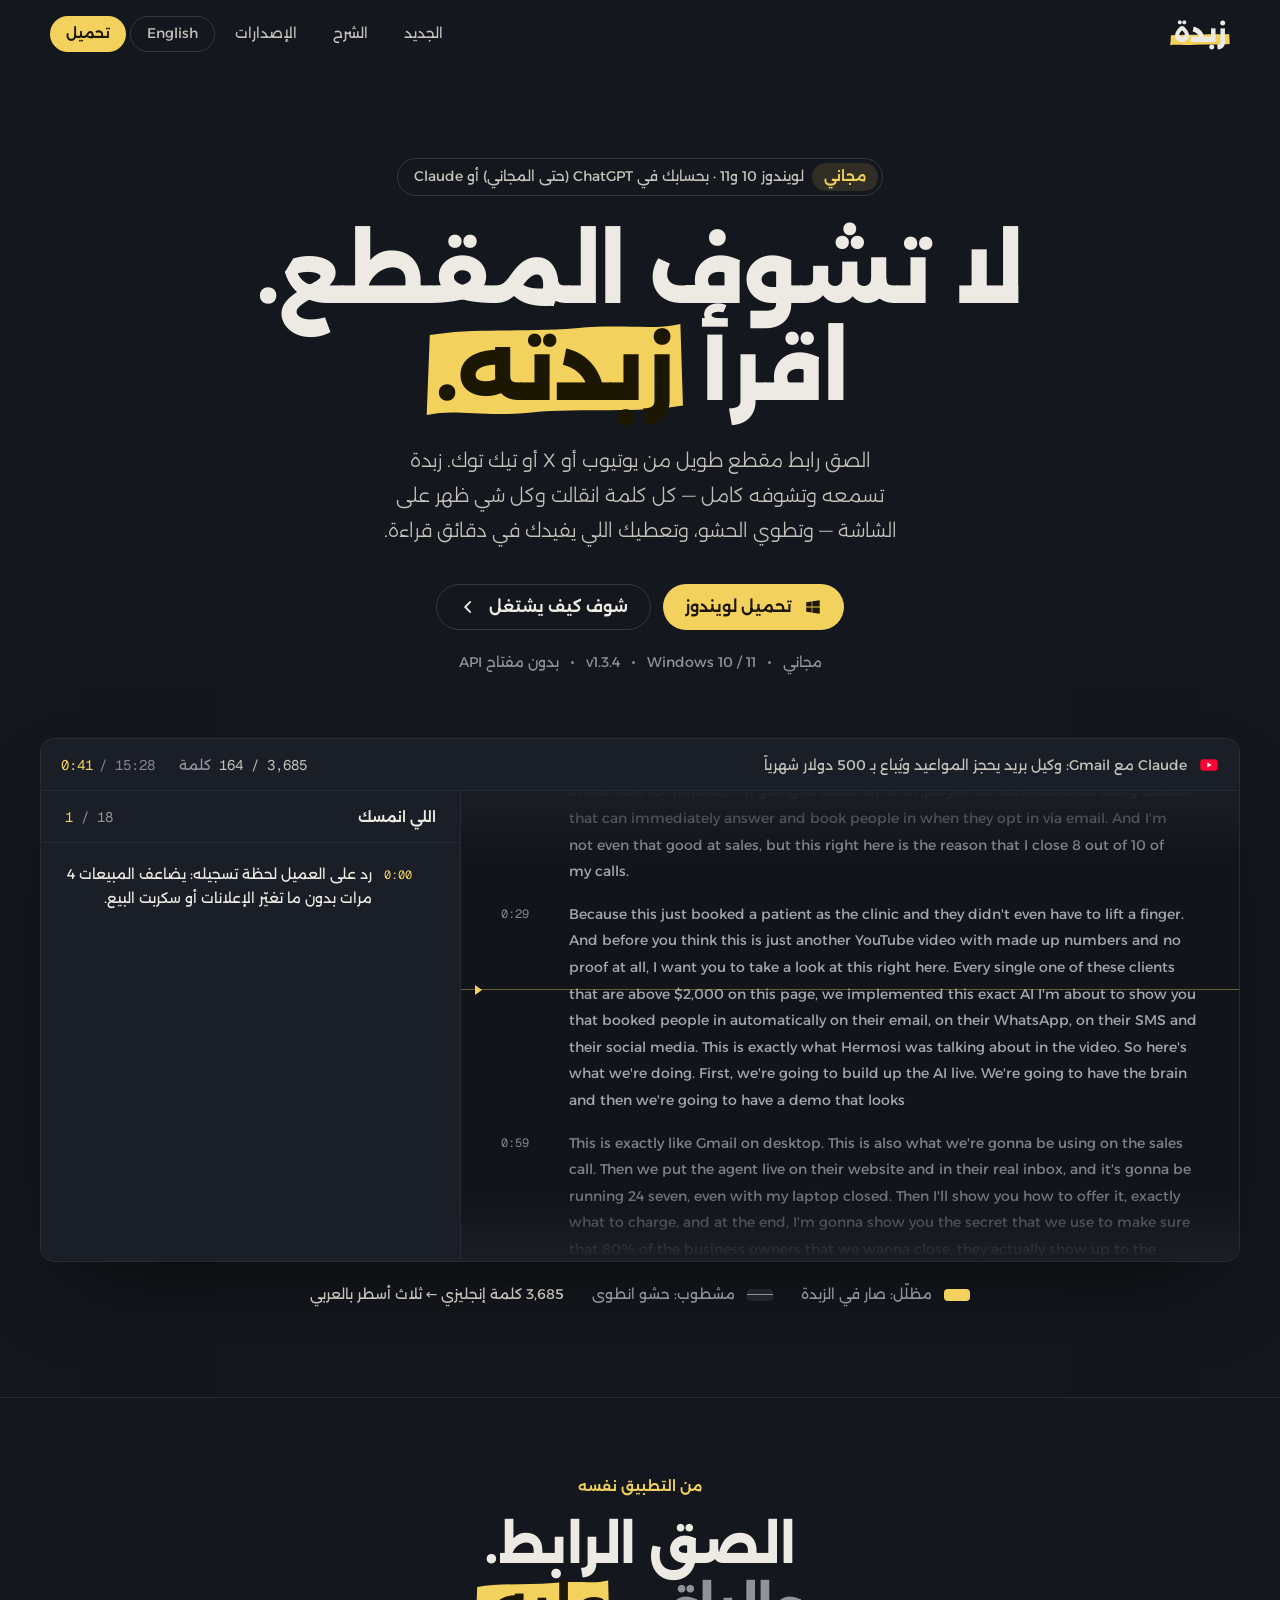
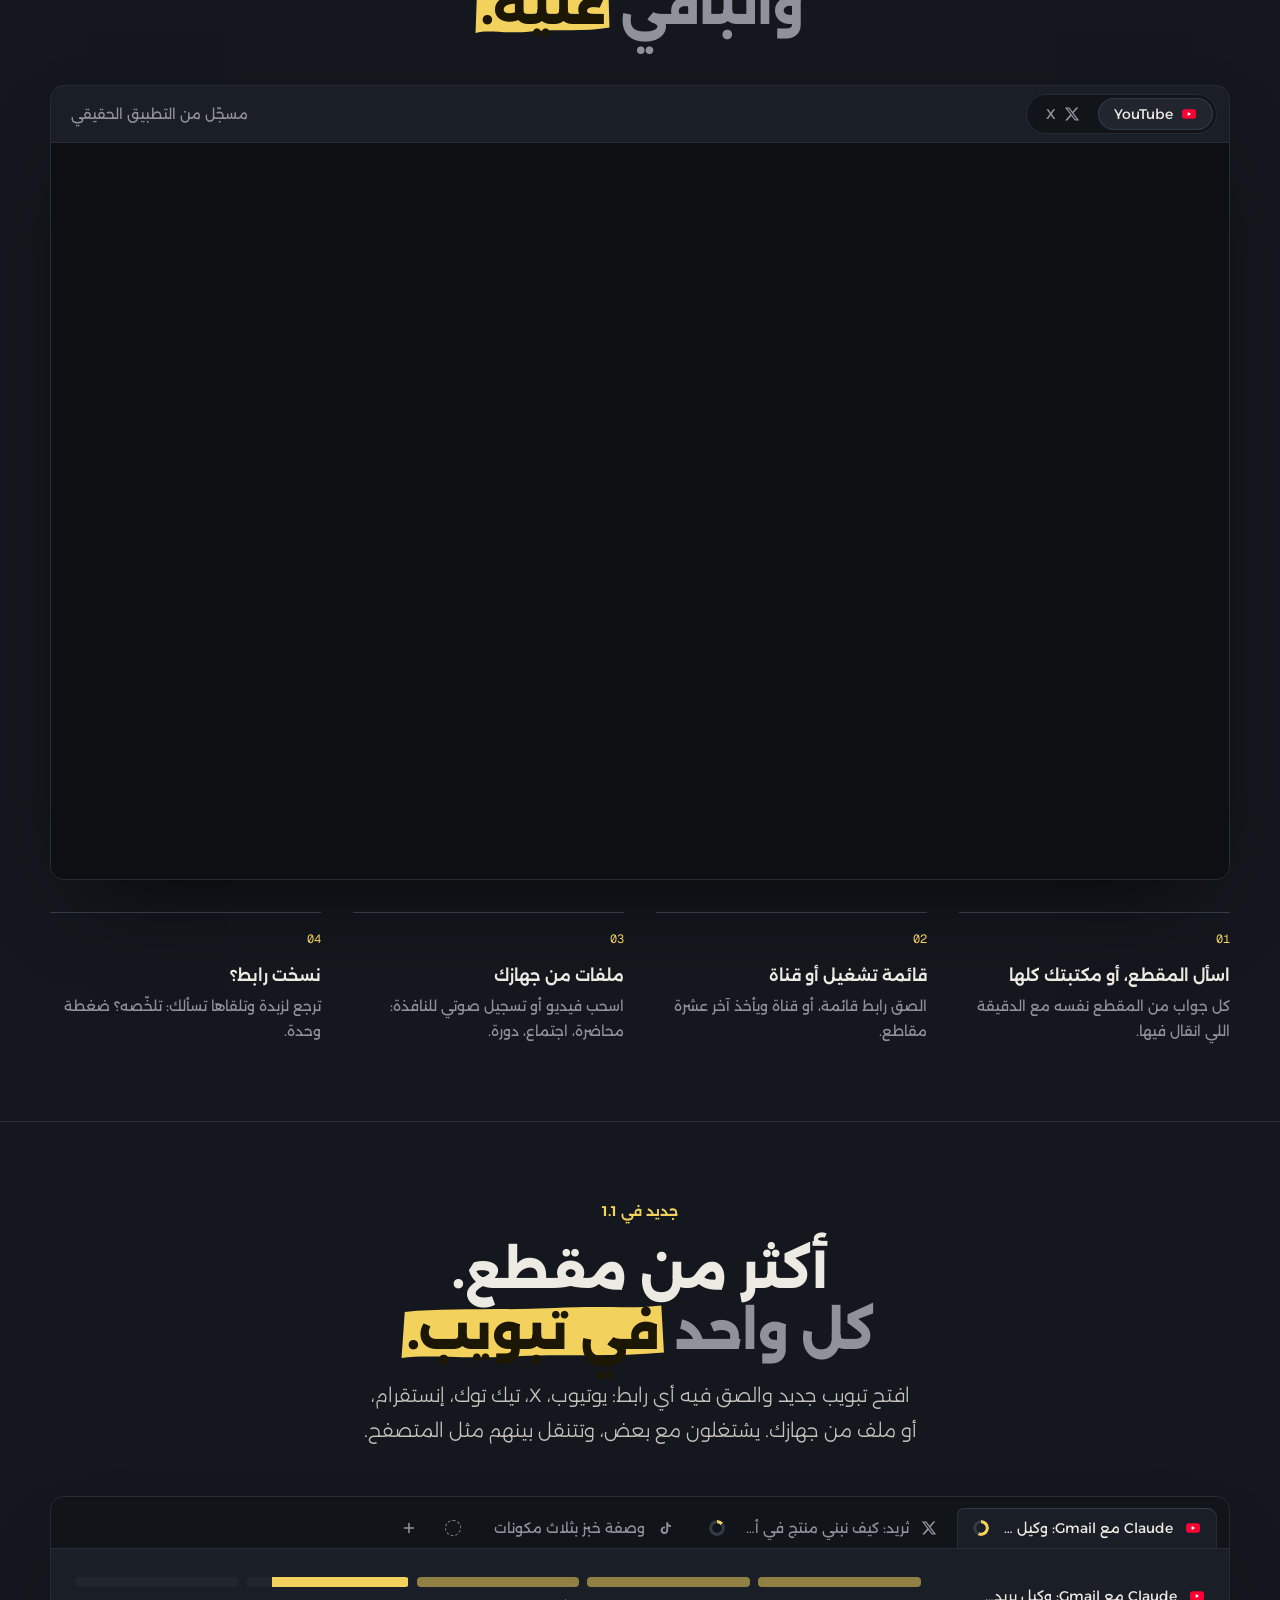
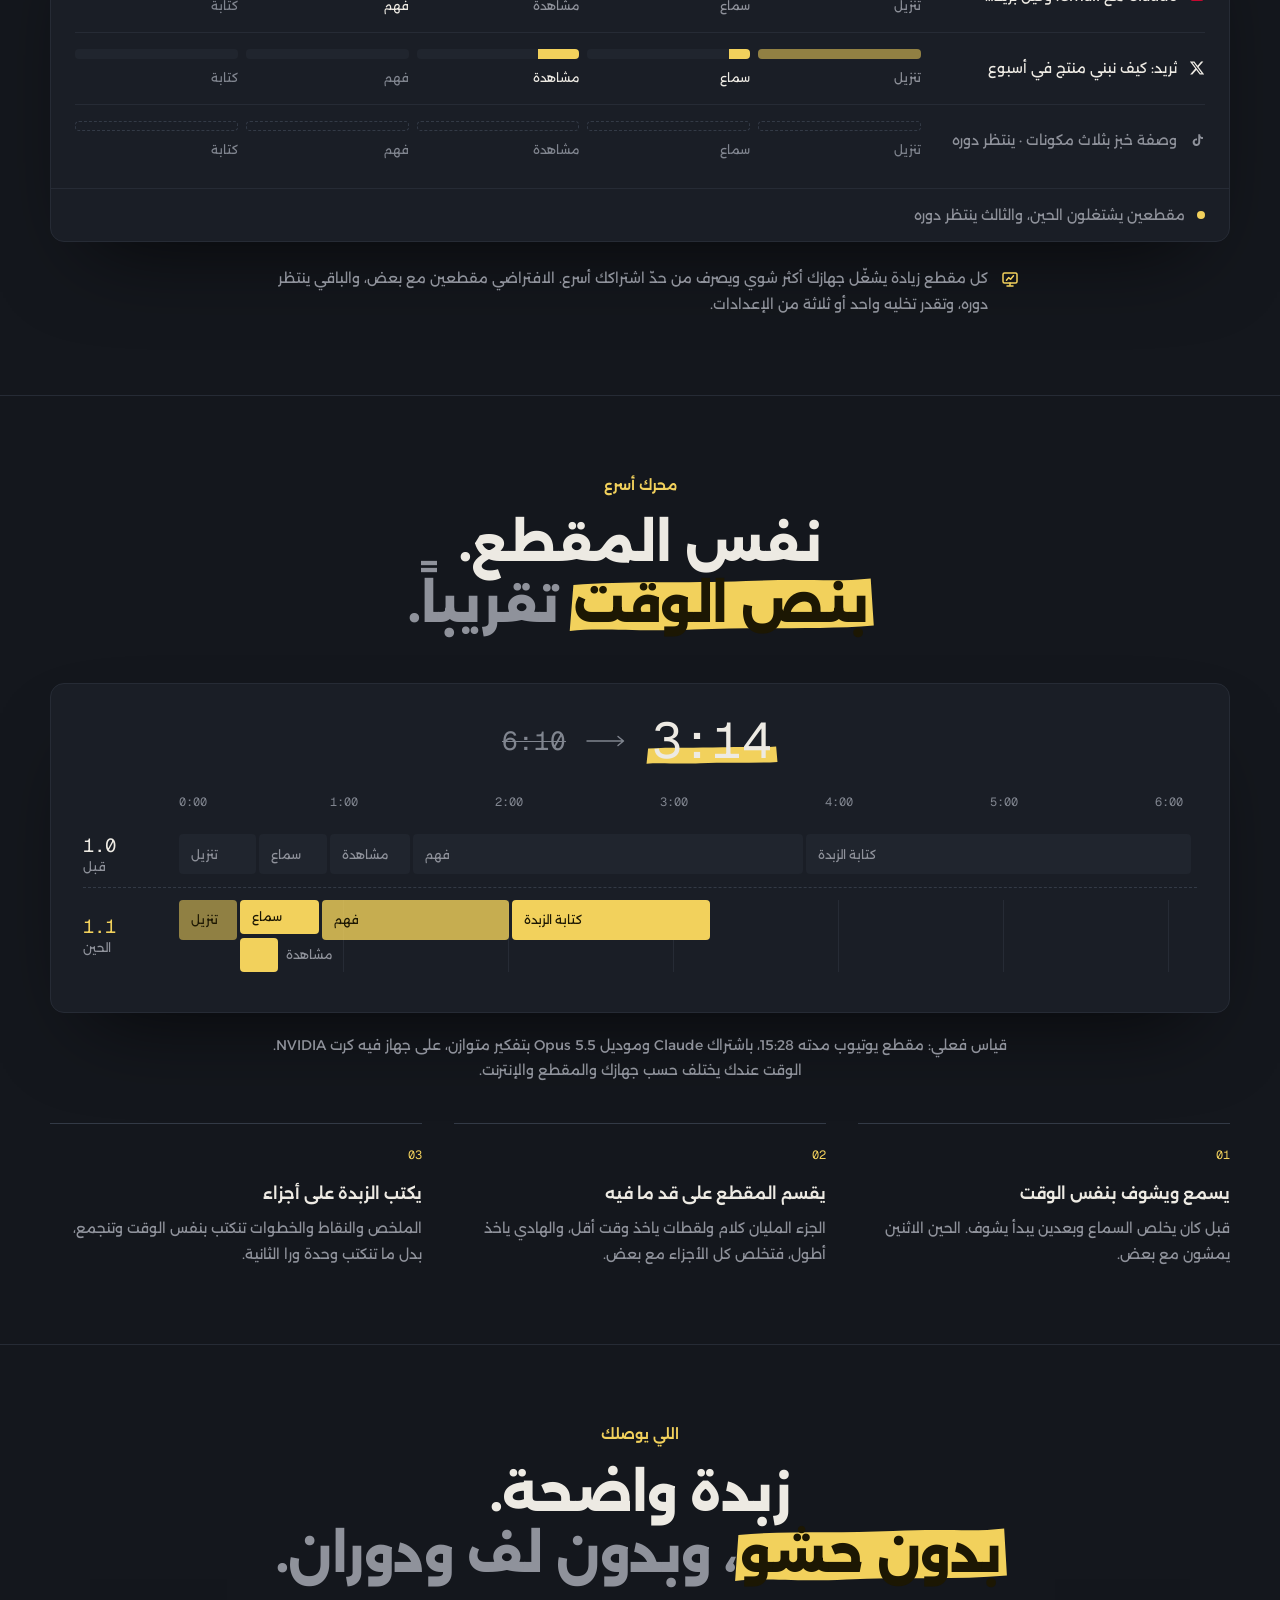
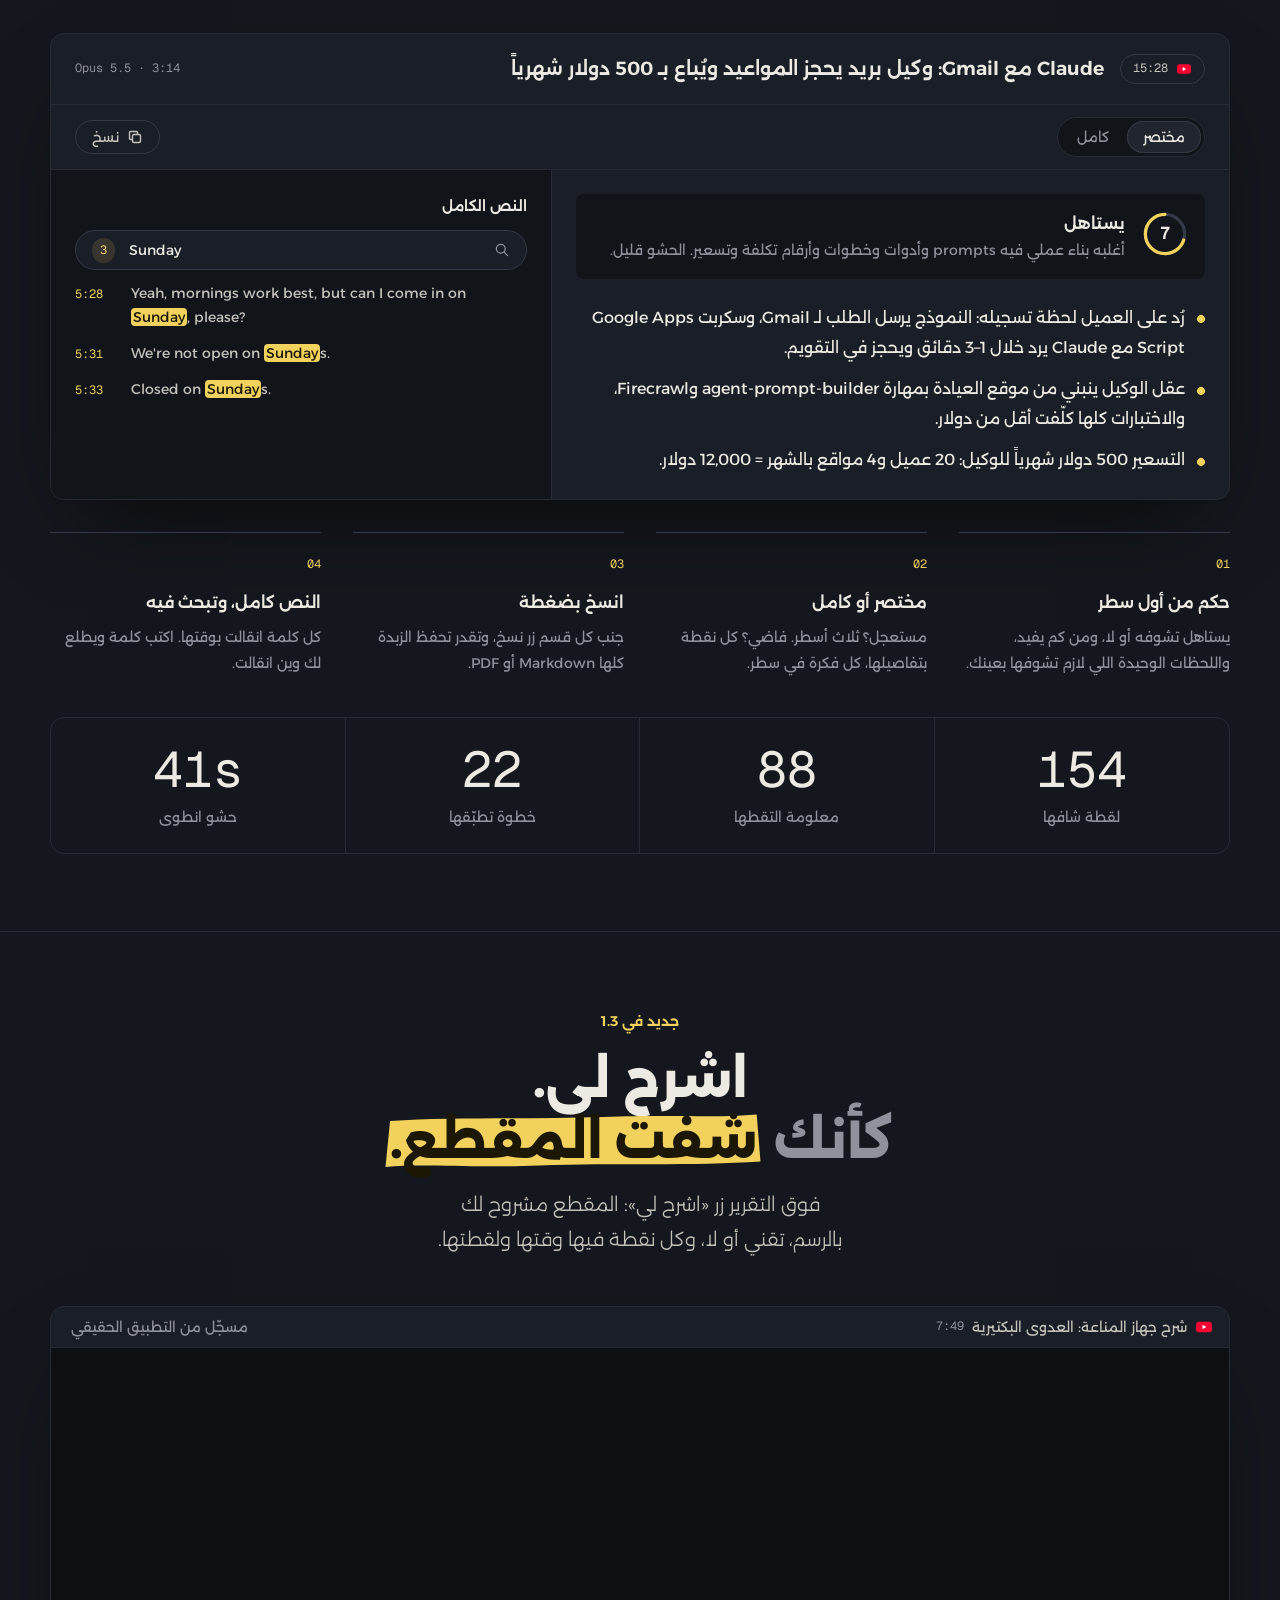
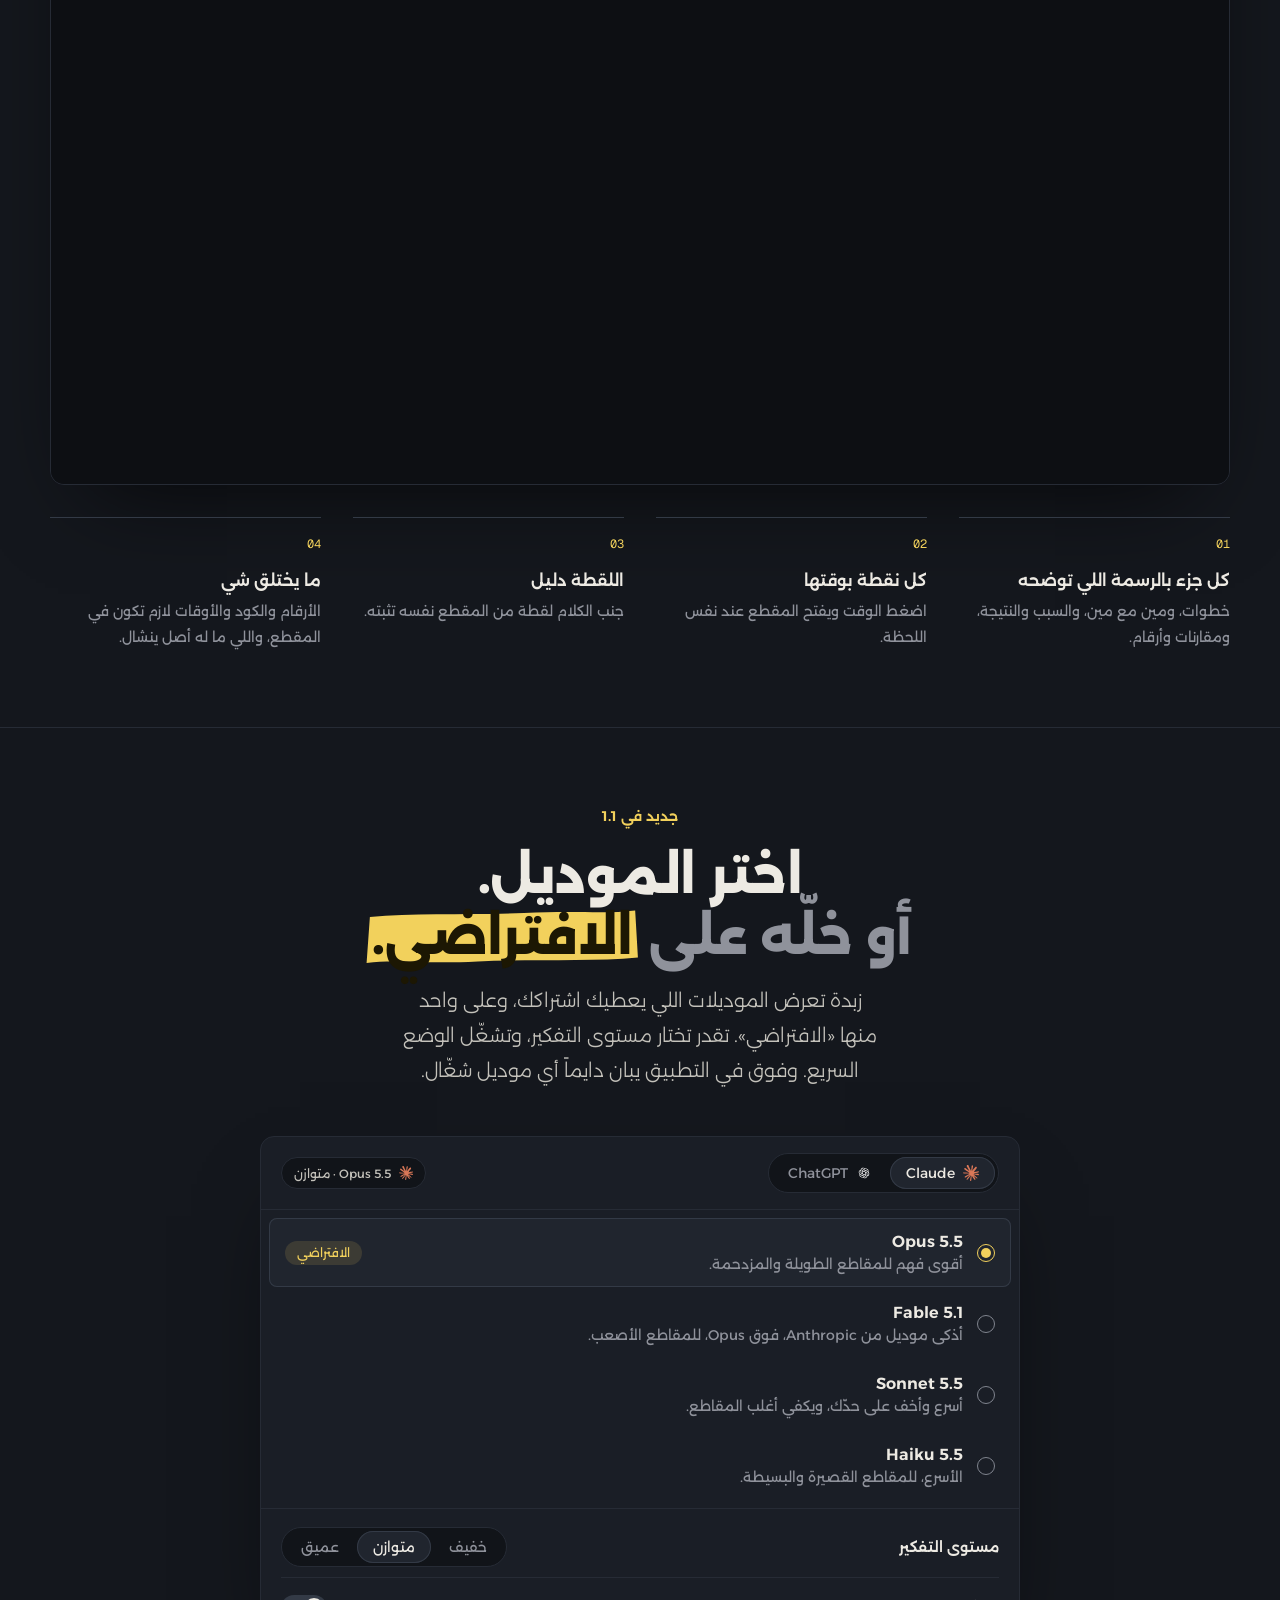
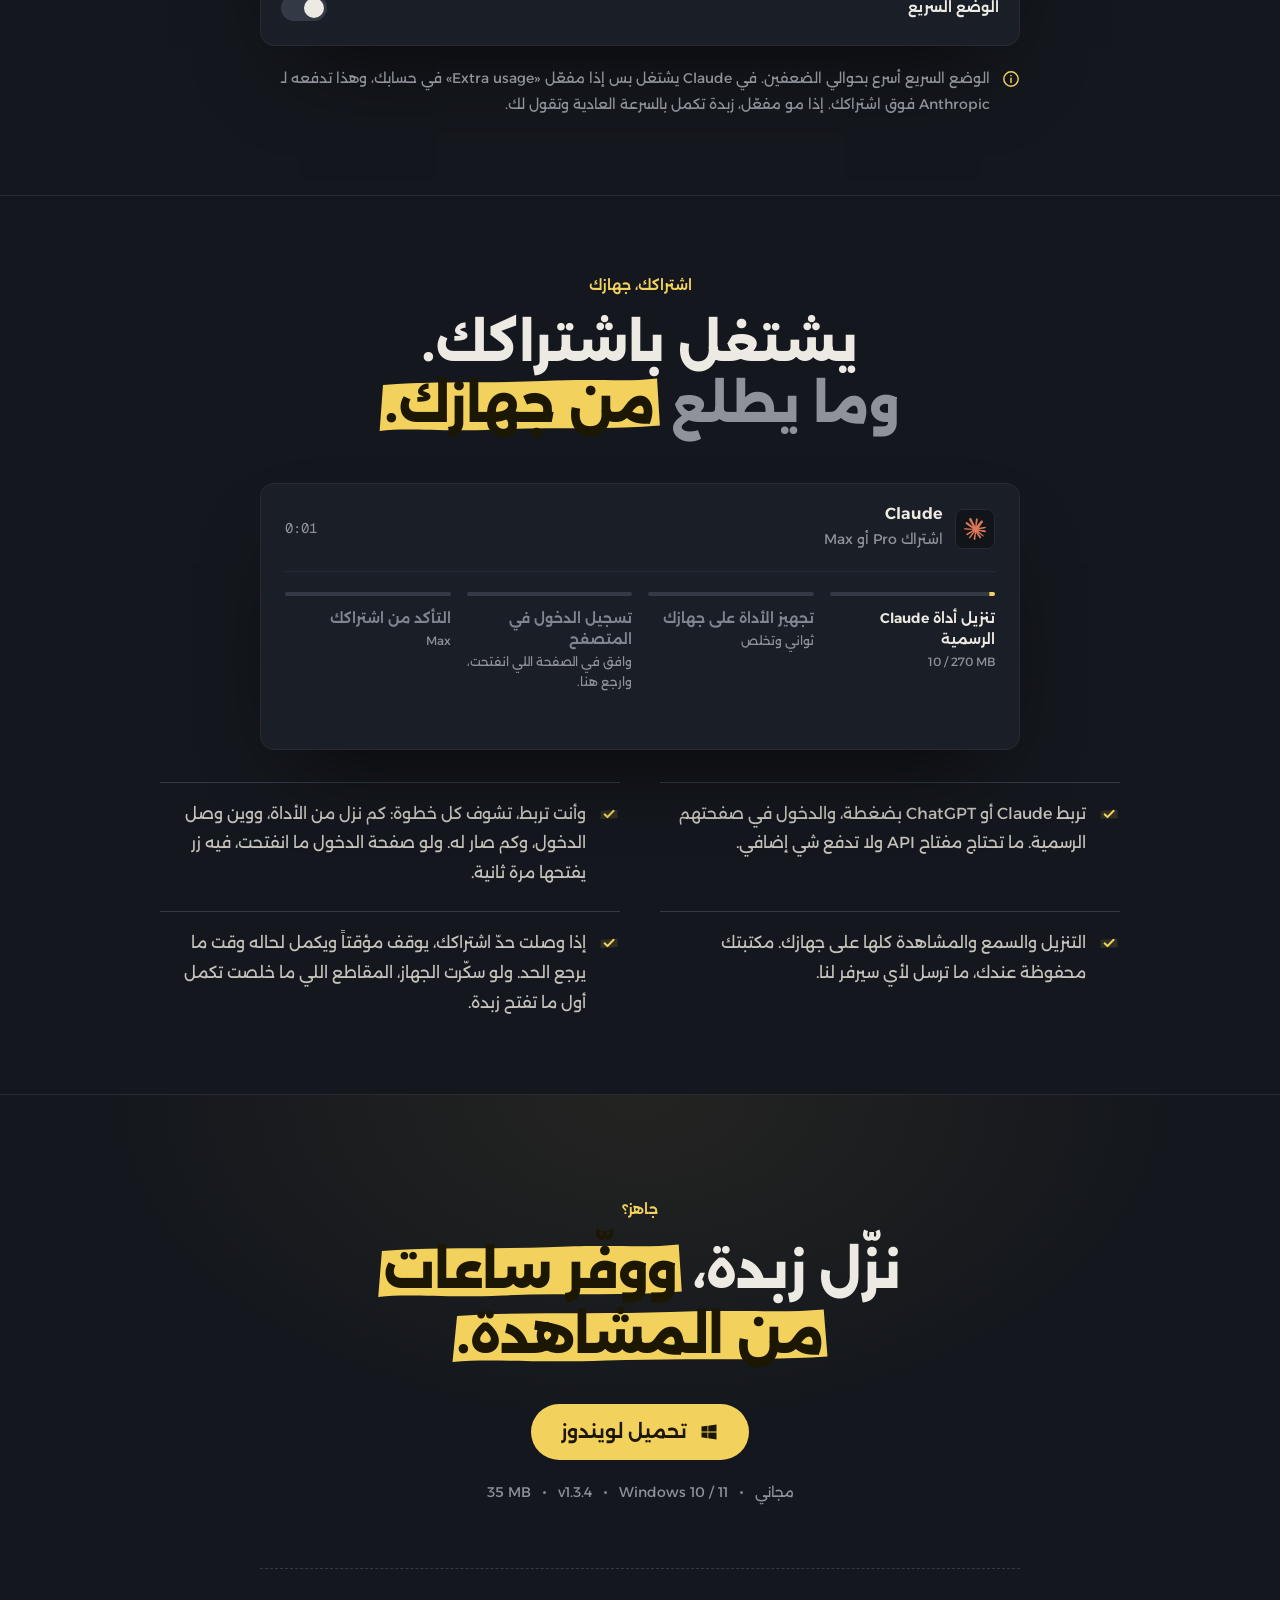
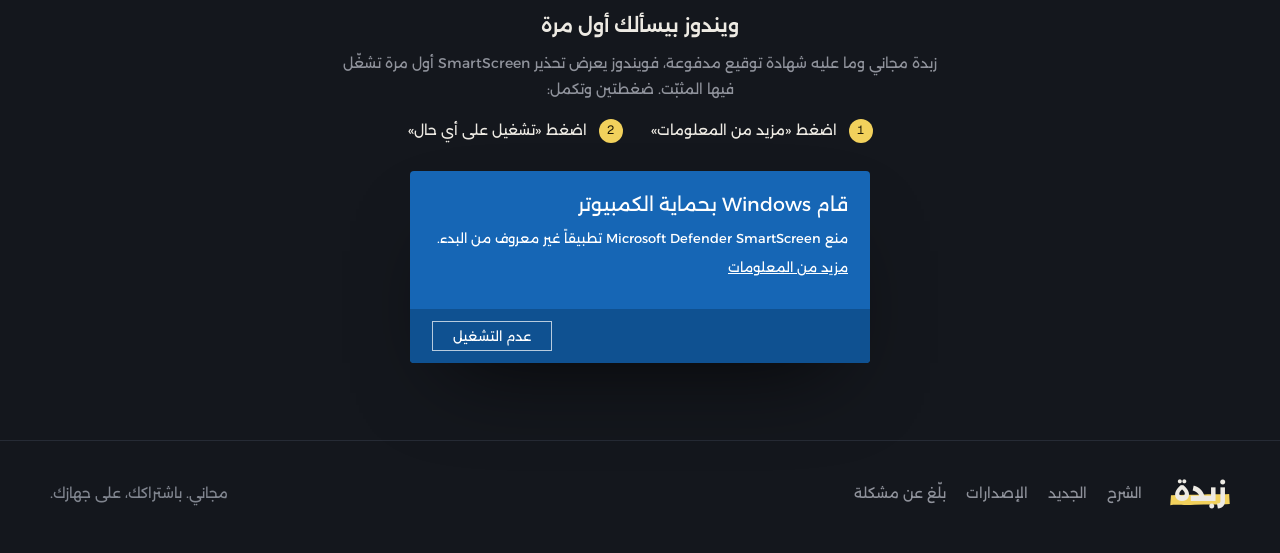
<file: index.html>
<!doctype html>
<html lang="ar" dir="rtl" data-page-lang="ar">
<head>
  <meta charset="utf-8">
  <meta name="viewport" content="width=device-width, initial-scale=1, viewport-fit=cover">
  <meta name="color-scheme" content="dark">
  <meta name="theme-color" content="#14171d">
  <title>زبدة — تلخيص وشرح مقاطع يوتيوب وX وتيك توك بالذكاء الاصطناعي</title>
  <meta name="description" content="تطبيق ويندوز مجاني: الصق رابط يوتيوب أو X أو تيك توك، وزبدة تسمع المقطع وتشوفه كامل، وتعطيك زبدته بأوقاتها وتشرحه لك بالرسم، بحسابك في ChatGPT أو Claude.">
  <meta name="robots" content="index, follow, max-image-preview:large">
  <meta name="google-site-verification" content="ageKuxoyqyGZByLKAbtSlzBnwXhqYNksD65QgOeIHk8">
  <link rel="canonical" href="https://abugiza.github.io/zubda/">
  <link rel="alternate" hreflang="ar" href="https://abugiza.github.io/zubda/">
  <link rel="alternate" hreflang="en" href="https://abugiza.github.io/zubda/en/">
  <link rel="alternate" hreflang="x-default" href="https://abugiza.github.io/zubda/en/">
  <link rel="sitemap" type="application/xml" href="https://abugiza.github.io/zubda/sitemap.xml">
  <meta property="og:type" content="website">
  <meta property="og:site_name" content="زبدة">
  <meta property="og:title" content="زبدة — تلخيص وشرح مقاطع يوتيوب وX وتيك توك بالذكاء الاصطناعي">
  <meta property="og:description" content="تطبيق ويندوز مجاني: الصق رابط يوتيوب أو X أو تيك توك، وزبدة تسمع المقطع وتشوفه كامل، وتعطيك زبدته بأوقاتها وتشرحه لك بالرسم، بحسابك في ChatGPT أو Claude.">
  <meta property="og:url" content="https://abugiza.github.io/zubda/">
  <meta property="og:locale" content="ar_SA">
  <meta property="og:locale:alternate" content="en_US">
  <meta property="og:image" content="https://abugiza.github.io/zubda/assets/og.png">
  <meta property="og:image:width" content="1200">
  <meta property="og:image:height" content="630">
  <meta property="og:image:alt" content="زبدة — لا تشوف المقطع، اقرأ زبدته">
  <meta name="twitter:card" content="summary_large_image">
  <meta name="twitter:title" content="زبدة — تلخيص وشرح مقاطع يوتيوب وX وتيك توك بالذكاء الاصطناعي">
  <meta name="twitter:description" content="تطبيق ويندوز مجاني: الصق رابط يوتيوب أو X أو تيك توك، وزبدة تسمع المقطع وتشوفه كامل، وتعطيك زبدته بأوقاتها وتشرحه لك بالرسم، بحسابك في ChatGPT أو Claude.">
  <meta name="twitter:image" content="https://abugiza.github.io/zubda/assets/og.png">
  <meta name="twitter:image:alt" content="زبدة — لا تشوف المقطع، اقرأ زبدته">
  <script type="application/ld+json">{"@context":"https://schema.org","@graph":[{"@type":"WebSite","@id":"https://abugiza.github.io/zubda/#website","url":"https://abugiza.github.io/zubda/","name":"Zubda","alternateName":"زبدة","inLanguage":["ar","en"],"publisher":{"@id":"https://abugiza.github.io/zubda/#author"}},{"@type":"Person","@id":"https://abugiza.github.io/zubda/#author","name":"ABUGIZA","url":"https://github.com/ABUGIZA"},{"@type":"SoftwareApplication","@id":"https://abugiza.github.io/zubda/#app","name":"Zubda","alternateName":"زبدة","description":"تطبيق ويندوز مجاني: الصق رابط يوتيوب أو X أو تيك توك، وزبدة تسمع المقطع وتشوفه كامل، وتعطيك زبدته بأوقاتها وتشرحه لك بالرسم، بحسابك في ChatGPT أو Claude.","url":"https://abugiza.github.io/zubda/","applicationCategory":"MultimediaApplication","applicationSubCategory":"تلخيص المقاطع","operatingSystem":"Windows 10, Windows 11","downloadUrl":"https://github.com/ABUGIZA/zubda/releases/latest/download/Zubda-Setup.exe","installUrl":"https://github.com/ABUGIZA/zubda/releases/latest/download/Zubda-Setup.exe","image":"https://abugiza.github.io/zubda/assets/og.png","screenshot":"https://abugiza.github.io/zubda/assets/og.png","inLanguage":["ar","en"],"featureList":["تلخيص مقاطع يوتيوب وX وتيك توك وإنستقرام وفيميو، وقوائم التشغيل والقنوات، وملفات الفيديو والصوت","تسمع المقطع وتشوف لقطاته كامل، وتقرأ اللي ظهر على الشاشة وما انقال: كود وإعدادات وأرقام","الزبدة والنقاط الجوهرية، كل نقطة بوقتها ورابط يفتح المقطع عند تلك الثانية","«اشرح لي»: شرح المقطع كأنك شفته، وكل جزء مرسوم بالشكل اللي يوضحه","النص الكامل بأوقاته مع البحث فيه","اسأل المقطع أو مكتبتك كلها، والجواب بالدقيقة","أكثر من مقطع مع بعض، كل واحد في تبويب","حفظ الزبدة Markdown أو PDF","تشتغل بحسابك في ChatGPT (حتى المجاني) أو Claude، بدون مفتاح API"],"softwareRequirements":"Windows 10 أو 11 (64-bit)، وحساب ChatGPT أو Claude","storageRequirements":"حوالي 1.3 جيجا للمحركات (2.1 مع كرت NVIDIA)","isAccessibleForFree":true,"offers":{"@type":"Offer","price":"0","priceCurrency":"USD"},"releaseNotes":"https://abugiza.github.io/zubda/new.html","author":{"@id":"https://abugiza.github.io/zubda/#author"},"publisher":{"@id":"https://abugiza.github.io/zubda/#author"},"softwareVersion":"1.3.4","datePublished":"2026-10-27","fileSize":"35 MB"},{"@type":"WebPage","@id":"https://abugiza.github.io/zubda/#webpage","url":"https://abugiza.github.io/zubda/","name":"زبدة — تلخيص وشرح مقاطع يوتيوب وX وتيك توك بالذكاء الاصطناعي","description":"تطبيق ويندوز مجاني: الصق رابط يوتيوب أو X أو تيك توك، وزبدة تسمع المقطع وتشوفه كامل، وتعطيك زبدته بأوقاتها وتشرحه لك بالرسم، بحسابك في ChatGPT أو Claude.","inLanguage":"ar","isPartOf":{"@id":"https://abugiza.github.io/zubda/#website"},"about":{"@id":"https://abugiza.github.io/zubda/#app"},"primaryImageOfPage":{"@type":"ImageObject","url":"https://abugiza.github.io/zubda/assets/og.png","width":1200,"height":630},"dateModified":"2026-10-28"}]}</script>
  <link rel="icon" href="assets/icon.svg" type="image/svg+xml">
  <link rel="stylesheet" href="assets/fonts.css?v=55f2b25">
  <link rel="stylesheet" href="assets/site.css?v=55f2b25">
</head>
<body data-page="home">
  <header class="nav" data-nav>
    <div class="wrap">
      <a class="mark" href="./" aria-label="Zubda"><span>زبدة</span></a>
      <nav class="links">
        <a href="new.html" data-t="nav_new" class="hide-sm" data-here="new">الجديد</a>
        <a href="docs.html" data-t="nav_docs" class="hide-sm" data-here="docs">الشرح</a>
        <a href="https://github.com/ABUGIZA/zubda/releases" data-t="nav_releases" class="hide-sm">الإصدارات</a>
        <a class="lang" href="https://abugiza.github.io/zubda/en/" hreflang="en" lang="en" data-lang>English</a>
        <a class="btn primary small" href="https://github.com/ABUGIZA/zubda/releases/latest/download/Zubda-Setup.exe" data-t="nav_get">تحميل</a>
      </nav>
    </div>
  </header>

  <main>
    <div class="hero wrap">
      <span class="pill rv"><b data-t="pill_b">مجاني</b><span data-t="pill">لويندوز 10 و11 · بحسابك في ChatGPT (حتى المجاني) أو Claude</span></span>
      <h1 class="rv"><span data-t="h1a">لا تشوف المقطع.</span> <span class="line2"><span data-t="h1b">اقرأ</span> <em class="hl" data-t="h1c">زبدته.</em></span></h1>
      <p class="sub rv" data-t="sub">الصق رابط مقطع طويل من يوتيوب أو X أو تيك توك. زبدة تسمعه وتشوفه كامل — كل كلمة انقالت وكل شي ظهر على الشاشة — وتطوي الحشو، وتعطيك اللي يفيدك في دقائق قراءة.</p>
      <div class="act rv">
        <div class="ctas">
          <a class="btn primary" href="https://github.com/ABUGIZA/zubda/releases/latest/download/Zubda-Setup.exe"><svg viewBox="0 0 24 24" aria-hidden="true"><path fill="currentColor" d="M3 5.5 10.2 4.5v6.9H3Zm8.1-1.1L21 3v8.4h-9.9ZM3 12.5h7.2v6.9L3 18.4Zm8.1 0H21V21l-9.9-1.4Z"/></svg><span data-t="get_win">تحميل لويندوز</span></a>
          <a class="btn ghost" href="docs.html"><span data-t="how">شوف كيف يشتغل</span><svg class="chev" viewBox="0 0 16 16" fill="none" stroke="currentColor" stroke-width="1.6" stroke-linecap="round" stroke-linejoin="round" aria-hidden="true"><path d="M10 3.5 5.5 8l4.5 4.5"/></svg></a>
        </div>
        <div class="spec"><span data-t="spec1">مجاني</span><span>Windows 10 / 11</span><span><bdi class="ver" dir="ltr">v1.3.4</bdi></span><span data-t="spec4">بدون مفتاح API</span></div>
      </div>
    </div>

    <!-- the signature: the video's own words, read whole; what matters gets marked and becomes the essence -->
    <section class="read wrap-w rv" id="read" aria-label="قراءة مقطع حقيقي" data-t-label="rd_label">
      <div class="reader" id="reader">
        <header class="rd-bar">
          <span class="rd-src"><svg viewBox="0 0 24 24" aria-hidden="true"><rect x="1.5" y="5" width="21" height="14" rx="4" fill="#FF0033"/><path d="M10 9v6l5.2-3Z" fill="#fff"/></svg><span class="rd-title" data-t="sc_title">Claude مع Gmail: وكيل بريد يحجز المواعيد ويُباع بـ 500 دولار شهرياً</span></span>
          <span class="rd-meta"><span dir="ltr" class="mono" id="rdWords">0 / 3,685</span><span data-t="rd_words">كلمة</span></span>
          <span class="rd-clock mono" dir="ltr"><span id="rdNow">0:00</span><span class="of">/ 15:28</span></span>
        </header>
        <div class="rd-body">
          <div class="rd-page" dir="ltr">
            <div class="rd-text" id="rdText"></div>
            <span class="rd-line" aria-hidden="true"></span>
          </div>
          <aside class="rd-out">
            <div class="rd-out-h"><b data-t="rd_caught">اللي انمسك</b><span class="mono" dir="ltr"><span id="rdCount">0</span> / 18</span></div>
            <ol class="rd-notes" id="rdNotes"></ol>
            <div class="rd-final" id="rdFinal">
              <div class="rd-verdict"><svg class="ring" viewBox="0 0 44 44" aria-hidden="true"><circle cx="22" cy="22" r="18"/><circle class="arc" cx="22" cy="22" r="18" pathLength="100"/><text x="22" y="26.5" text-anchor="middle">7</text></svg><div><b data-t="sc_worth">يستاهل</b><small data-t="rd_score">فائدته 7 من 10</small></div></div>
              <ul class="rd-tldr">
                <li data-t="b1">رُد على العميل لحظة تسجيله: النموذج يرسل الطلب لـ Gmail، وسكربت Google Apps Script مع Claude يرد خلال 1–3 دقائق ويحجز في التقويم.</li>
                <li data-t="b2">عقل الوكيل ينبني من موقع العيادة بمهارة agent-prompt-builder وFirecrawl، والاختبارات كلها كلّفت أقل من دولار.</li>
                <li data-t="b3">التسعير 500 دولار شهرياً للوكيل: 20 عميل و4 مواقع بالشهر = 12,000 دولار.</li>
              </ul>
            </div>
          </aside>
        </div>
      </div>
      <div class="rd-legend">
        <span class="k-hl"><i></i><span data-t="rd_k1">مظلّل: صار في الزبدة</span></span>
        <span class="k-st"><i></i><span data-t="rd_k2">مشطوب: حشو انطوى</span></span>
        <span class="k-sum" data-t="rd_k3">3,685 كلمة إنجليزي ← ثلاث أسطر بالعربي</span>
      </div>
    </section>

    <section class="sec" id="demo">
      <div class="wrap">
        <div class="head rv">
          <span class="eyebrow" data-t="demo_eye">من التطبيق نفسه</span>
          <h2><span data-t="demo_h1">الصق الرابط.</span> <span class="soft" data-t="demo_h2" data-html>والباقي <em class="hl">عليه.</em></span></h2>
        </div>
        <div class="player rv">
          <div class="player-bar">
            <div class="seg" role="tablist">
              <button type="button" role="tab" class="on" aria-selected="true" data-clip="youtube"><svg viewBox="0 0 24 24" aria-hidden="true"><rect x="1.5" y="5" width="21" height="14" rx="4" fill="#FF0033"/><path d="M10 9v6l5.2-3Z" fill="#fff"/></svg>YouTube</button>
              <button type="button" role="tab" aria-selected="false" data-clip="x"><svg viewBox="0 0 24 24" aria-hidden="true"><path fill="currentColor" d="M18.244 2.25h3.308l-7.227 8.26 8.502 11.24H16.17l-5.214-6.817L4.99 21.75H1.68l7.73-8.835L1.254 2.25H8.08l4.713 6.231zm-1.161 17.52h1.833L7.084 4.126H5.117z"/></svg>X</button>
            </div>
            <span class="note"><span data-t="clip_note">مسجّل من التطبيق الحقيقي</span></span>
          </div>
          <div class="screen"><video id="clip" autoplay muted loop playsinline disablepictureinpicture preload="metadata"></video></div>
        </div>
        <ul class="caps rv">
          <li><span class="n mono">01</span><b data-t="i1_h">اسأل المقطع، أو مكتبتك كلها</b><span data-t="i1_p">كل جواب من المقطع نفسه مع الدقيقة اللي انقال فيها.</span></li>
          <li><span class="n mono">02</span><b data-t="i2_h">قائمة تشغيل أو قناة</b><span data-t="i2_p">الصق رابط قائمة، أو قناة ويأخذ آخر عشرة مقاطع.</span></li>
          <li><span class="n mono">03</span><b data-t="i3_h">ملفات من جهازك</b><span data-t="i3_p">اسحب فيديو أو تسجيل صوتي للنافذة: محاضرة، اجتماع، دورة.</span></li>
          <li><span class="n mono">04</span><b data-t="i4_h">نسخت رابط؟</b><span data-t="i4_p">ترجع لزبدة وتلقاها تسألك: تلخّصه؟ ضغطة وحدة.</span></li>
        </ul>
      </div>
    </section>

    <section class="sec" id="tabs">
      <div class="wrap">
        <div class="head rv">
          <span class="eyebrow" data-t="tabs_eye">جديد في 1.1</span>
          <h2><span data-t="tabs_h1">أكثر من مقطع.</span> <span class="soft" data-t="tabs_h2" data-html>كل واحد <em class="hl">في تبويب.</em></span></h2>
          <p class="lede" data-t="tabs_p">افتح تبويب جديد والصق فيه أي رابط: يوتيوب، X، تيك توك، إنستقرام، أو ملف من جهازك. يشتغلون مع بعض، وتتنقل بينهم مثل المتصفح.</p>
        </div>
        <div class="win rv" id="tabwin" aria-hidden="true">
          <div class="win-tabs">
            <span class="wt on"><span class="wt-g" data-g="youtube"></span><span class="wt-t" data-t="tw1">Claude مع Gmail: وكيل بريد…</span><span class="wt-s"></span></span>
            <span class="wt"><span class="wt-g" data-g="x"></span><span class="wt-t" data-t="tw2">ثريد: كيف نبني منتج في أسبوع</span><span class="wt-s"></span></span>
            <span class="wt"><span class="wt-g" data-g="tiktok"></span><span class="wt-t" data-t="tw3">وصفة خبز بثلاث مكونات</span><span class="wt-s"></span></span>
            <span class="wt-add"><svg viewBox="0 0 16 16" fill="none" stroke="currentColor" stroke-width="1.6" stroke-linecap="round"><path d="M8 3.5v9M3.5 8h9"/></svg></span>
          </div>
          <div class="lanes" id="lanes"></div>
          <div class="win-foot"><span class="wf-dot"></span><span id="tabnote" data-t="tw_note">مقطعين يشتغلون الحين، والثالث ينتظر دوره</span></div>
        </div>
        <p class="load rv"><svg viewBox="0 0 20 20" fill="none" stroke="currentColor" stroke-width="1.5" stroke-linecap="round" stroke-linejoin="round" aria-hidden="true"><rect x="3" y="4" width="14" height="10" rx="1.5"/><path d="M7 17h6M10 14v3"/><path d="M6.5 11.2 8.6 8.6l2 1.6 2.9-3.4"/></svg><span data-t="tabs_load">كل مقطع زيادة يشغّل جهازك أكثر شوي ويصرف من حدّ اشتراكك أسرع. الافتراضي مقطعين مع بعض، والباقي ينتظر دوره، وتقدر تخليه واحد أو ثلاثة من الإعدادات.</span></p>
      </div>
    </section>

    <section class="sec" id="speed">
      <div class="wrap">
        <div class="head rv">
          <span class="eyebrow" data-t="sp_eye">محرك أسرع</span>
          <h2><span data-t="sp_h1">نفس المقطع.</span> <span class="soft" data-t="sp_h2" data-html><em class="hl">بنص الوقت</em> تقريباً.</span></h2>
        </div>
        <div class="race rv" id="race">
          <div class="race-num" dir="ltr"><span class="was mono">6:10</span><svg viewBox="0 0 40 12" aria-hidden="true"><path d="M1 6h36M32 1.5 37.5 6 32 10.5" fill="none" stroke="currentColor" stroke-width="1.4" stroke-linecap="round" stroke-linejoin="round"/></svg><span class="now mono">3:14</span></div>
          <div class="ruler" id="ruler" dir="ltr"></div>
          <div class="lane-row old" dir="ltr">
            <span class="who"><b class="mono">1.0</b><small data-t="sp_old">قبل</small></span>
            <div class="track">
              <span class="sg s1" style="--a:0;--b:29"><span data-t="st_fetch">تنزيل</span></span>
              <span class="sg s2" style="--a:29;--b:55"><span data-t="st_listen">سماع</span></span>
              <span class="sg s3" style="--a:55;--b:85"><span data-t="st_watch">مشاهدة</span></span>
              <span class="sg s4" style="--a:85;--b:228"><span data-t="st_understand">فهم</span></span>
              <span class="sg s5" style="--a:228;--b:369"><span data-t="st_distill">كتابة الزبدة</span></span>
            </div>
          </div>
          <div class="lane-row now" dir="ltr">
            <span class="who"><b class="mono">1.1</b><small data-t="sp_new">الحين</small></span>
            <div class="track two">
              <span class="sg s1" style="--a:0;--b:22"><span data-t="st_fetch">تنزيل</span></span>
              <span class="sg s2 up" style="--a:22;--b:52"><span data-t="st_listen">سماع</span></span>
              <span class="sg s3 dn" style="--a:22;--b:37"><span data-t="st_watch">مشاهدة</span></span>
              <span class="sg s4" style="--a:52;--b:121"><span data-t="st_understand">فهم</span></span>
              <span class="sg s5" style="--a:121;--b:194"><span data-t="st_distill">كتابة الزبدة</span></span>
            </div>
          </div>
        </div>
        <p class="fine rv" data-t="sp_note">قياس فعلي: مقطع يوتيوب مدته 15:28، باشتراك Claude وموديل Opus 5.5 بتفكير متوازن، على جهاز فيه كرت NVIDIA. الوقت عندك يختلف حسب جهازك والمقطع والإنترنت.</p>
        <ol class="why rv">
          <li><span class="n mono">01</span><h3 data-t="w1_h">يسمع ويشوف بنفس الوقت</h3><p data-t="w1_p">قبل كان يخلص السماع وبعدين يبدأ يشوف. الحين الاثنين يمشون مع بعض.</p></li>
          <li><span class="n mono">02</span><h3 data-t="w2_h">يقسم المقطع على قد ما فيه</h3><p data-t="w2_p">الجزء المليان كلام ولقطات ياخذ وقت أقل، والهادي ياخذ أطول، فتخلص كل الأجزاء مع بعض.</p></li>
          <li><span class="n mono">03</span><h3 data-t="w3_h">يكتب الزبدة على أجزاء</h3><p data-t="w3_p">الملخص والنقاط والخطوات تنكتب بنفس الوقت وتنجمع، بدل ما تنكتب وحدة ورا الثانية.</p></li>
        </ol>
      </div>
    </section>

    <section class="sec" id="essence">
      <div class="wrap">
        <div class="head rv">
          <span class="eyebrow" data-t="es_eye">اللي يوصلك</span>
          <h2><span data-t="es_h1">زبدة واضحة.</span> <span class="soft" data-t="es_h2" data-html><em class="hl">بدون حشو</em>، وبدون لف ودوران.</span></h2>
        </div>
        <article class="card rv" id="spec">
          <header class="card-head">
            <span class="src"><svg viewBox="0 0 24 24" aria-hidden="true"><rect x="1.5" y="5" width="21" height="14" rx="4" fill="#FF0033"/><path d="M10 9v6l5.2-3Z" fill="#fff"/></svg><span dir="ltr" class="mono">15:28</span></span>
            <h3 class="card-title" data-t="sc_title">Claude مع Gmail: وكيل بريد يحجز المواعيد ويُباع بـ 500 دولار شهرياً</h3>
            <span class="by mono" dir="ltr">Opus 5.5 · 3:14</span>
          </header>
          <div class="card-tools">
            <div class="seg" role="tablist" data-hl="mode"><button type="button" class="on" aria-selected="true" data-mode="brief" data-t="view_brief">مختصر</button><button type="button" aria-selected="false" data-mode="full" data-t="view_full">كامل</button></div>
            <button type="button" class="copy" data-copy data-hl="copy"><svg viewBox="0 0 16 16" fill="none" stroke="currentColor" stroke-width="1.4" stroke-linejoin="round" aria-hidden="true"><rect x="5.5" y="5.5" width="8" height="8" rx="1.5"/><path d="M10.5 5.5v-2a1 1 0 0 0-1-1h-6a1 1 0 0 0-1 1v6a1 1 0 0 0 1 1h2"/></svg><span data-t="copy">نسخ</span></button>
          </div>
          <div class="card-cols">
            <div class="card-main">
              <div class="verdict" data-hl="verdict">
                <svg class="ring" viewBox="0 0 44 44" aria-hidden="true"><circle cx="22" cy="22" r="18"/><circle class="arc" cx="22" cy="22" r="18" pathLength="100"/><text x="22" y="26.5" text-anchor="middle">7</text></svg>
                <div><b data-t="sc_worth">يستاهل</b><p data-t="sc_reason">أغلبه بناء عملي فيه prompts وأدوات وخطوات وأرقام تكلفة وتسعير. الحشو قليل.</p></div>
              </div>
              <ul class="brief" data-show="brief">
                <li data-t="b1">رُد على العميل لحظة تسجيله: النموذج يرسل الطلب لـ Gmail، وسكربت Google Apps Script مع Claude يرد خلال 1–3 دقائق ويحجز في التقويم.</li>
                <li data-t="b2">عقل الوكيل ينبني من موقع العيادة بمهارة agent-prompt-builder وFirecrawl، والاختبارات كلها كلّفت أقل من دولار.</li>
                <li data-t="b3">التسعير 500 دولار شهرياً للوكيل: 20 عميل و4 مواقع بالشهر = 12,000 دولار.</li>
              </ul>
              <div class="full" data-show="full" hidden>
                <section><h4 data-t="k1_h">الرد لحظة التسجيل يضاعف المبيعات 4 مرات</h4><ul><li data-t="k1_1">المضاعفة تصير بدون ما تغيّر الإعلانات ولا سكربت البيع.</li><li data-t="k1_2">يحجز المواعيد لحاله عبر البريد وWhatsApp وSMS.</li></ul></section>
                <section><h4 data-t="k2_h">الـ prompt من 7 كتل، واثنتين منها تصنع البيع</h4><ul><li data-t="k2_1">Conversation Flow: ثلاث أسئلة توجّه العميل للحجز.</li><li data-t="k2_2">Always Respond First: أقرّ بكلامه، جاوب، وبعدين اسأل.</li></ul></section>
                <section><h4 data-t="k3_h">حاولوا يكسرون الوكيل وما قدروا</h4><ul><li data-t="k3_1">سألوه عن سعر التنظيف: 120$، نفس اللي في الموقع.</li><li data-t="k3_2">طلبوا موعد يوم الأحد: قال العيادة مسكّرة واقترح موعدين.</li></ul></section>
              </div>
            </div>
            <div class="card-side" data-hl="tr">
              <span class="side-h" data-t="sec_transcript">النص الكامل</span>
              <label class="search"><svg viewBox="0 0 20 20" fill="none" stroke="currentColor" stroke-width="1.6" stroke-linecap="round" aria-hidden="true"><circle cx="8.5" cy="8.5" r="5.5"/><path d="m12.6 12.6 4.4 4.4"/></svg><input data-trq dir="ltr" spellcheck="false" aria-label="search"><span class="count mono" data-trcount></span></label>
              <div class="lines" data-trlines dir="ltr"></div>
            </div>
          </div>
        </article>
        <ol class="marks rv">
          <li data-m="verdict"><span class="n mono">01</span><h3 data-t="m1_h">حكم من أول سطر</h3><p data-t="m1_p">يستاهل تشوفه أو لا، ومن كم يفيد، واللحظات الوحيدة اللي لازم تشوفها بعينك.</p></li>
          <li data-m="mode"><span class="n mono">02</span><h3 data-t="m2_h">مختصر أو كامل</h3><p data-t="m2_p">مستعجل؟ ثلاث أسطر. فاضي؟ كل نقطة بتفاصيلها، كل فكرة في سطر.</p></li>
          <li data-m="copy"><span class="n mono">03</span><h3 data-t="m3_h">انسخ بضغطة</h3><p data-t="m3_p">جنب كل قسم زر نسخ، وتقدر تحفظ الزبدة كلها Markdown أو PDF.</p></li>
          <li data-m="tr"><span class="n mono">04</span><h3 data-t="m4_h">النص كامل، وتبحث فيه</h3><p data-t="m4_p">كل كلمة انقالت بوقتها. اكتب كلمة ويطلع لك وين انقالت.</p></li>
        </ol>
        <dl class="tally rv">
          <div><dt class="mono">154</dt><dd data-t="ta_frames">لقطة شافها</dd></div>
          <div><dt class="mono">88</dt><dd data-t="ta_notes">معلومة التقطها</dd></div>
          <div><dt class="mono">22</dt><dd data-t="ta_steps">خطوة تطبّقها</dd></div>
          <div><dt class="mono">41s</dt><dd data-t="ta_fill">حشو انطوى</dd></div>
        </dl>
      </div>
    </section>

    <section class="sec" id="explain">
      <div class="wrap">
        <div class="head rv">
          <span class="eyebrow" data-t="xp_eye">جديد في 1.3</span>
          <h2><span data-t="xp_h1">اشرح لي.</span> <span class="soft" data-t="xp_h2" data-html>كأنك <em class="hl">شفت المقطع.</em></span></h2>
          <p class="lede" data-t="xp_p">فوق التقرير زر «اشرح لي»: المقطع مشروح لك بالرسم، تقني أو لا، وكل نقطة فيها وقتها ولقطتها.</p>
        </div>
        <div class="player rv">
          <div class="player-bar">
            <span class="xp-src"><svg viewBox="0 0 24 24" aria-hidden="true"><rect x="1.5" y="5" width="21" height="14" rx="4" fill="#FF0033"/><path d="M10 9v6l5.2-3Z" fill="#fff"/></svg><span data-t="xp_src">شرح جهاز المناعة: العدوى البكتيرية</span><span class="mono" dir="ltr">7:49</span></span>
            <span class="note"><span data-t="clip_note">مسجّل من التطبيق الحقيقي</span></span>
          </div>
          <div class="screen"><video data-demo="explain" autoplay muted loop playsinline disablepictureinpicture preload="none"></video></div>
        </div>
        <ul class="caps rv">
          <li><span class="n mono">01</span><b data-t="xc1_h">كل جزء بالرسمة اللي توضحه</b><span data-t="xc1_p">خطوات، ومين مع مين، والسبب والنتيجة، ومقارنات وأرقام.</span></li>
          <li><span class="n mono">02</span><b data-t="xc2_h">كل نقطة بوقتها</b><span data-t="xc2_p">اضغط الوقت ويفتح المقطع عند نفس اللحظة.</span></li>
          <li><span class="n mono">03</span><b data-t="xc3_h">اللقطة دليل</b><span data-t="xc3_p">جنب الكلام لقطة من المقطع نفسه تثبته.</span></li>
          <li><span class="n mono">04</span><b data-t="xc4_h">ما يختلق شي</b><span data-t="xc4_p">الأرقام والكود والأوقات لازم تكون في المقطع، واللي ما له أصل ينشال.</span></li>
        </ul>
      </div>
    </section>

    <section class="sec" id="models">
      <div class="wrap">
        <div class="head rv">
          <span class="eyebrow" data-t="mo_eye">جديد في 1.1</span>
          <h2><span data-t="mo_h1">اختر الموديل.</span> <span class="soft" data-t="mo_h2" data-html>أو خلّه على <em class="hl">الافتراضي.</em></span></h2>
          <p class="lede" data-t="mo_p">زبدة تعرض الموديلات اللي يعطيك اشتراكك، وعلى واحد منها «الافتراضي». تقدر تختار مستوى التفكير، وتشغّل الوضع السريع. وفوق في التطبيق يبان دايماً أي موديل شغّال.</p>
        </div>
        <div class="settings rv" id="msettings">
          <div class="st-top">
            <div class="seg" data-prov role="radiogroup"><button type="button" role="radio" data-p="claude"><img src="assets/claude.svg" alt="">Claude</button><button type="button" role="radio" data-p="chatgpt"><img src="assets/openai.svg" alt="">ChatGPT</button></div>
            <span class="chip"><img data-mlogo src="assets/claude.svg" alt=""><span data-mchip>Opus 5.5</span></span>
          </div>
          <div class="mlist" data-mlist role="radiogroup"></div>
          <div class="st-rows">
            <div class="st-row"><span class="lab" data-t="set_thinking">مستوى التفكير</span>
              <div class="seg" data-think role="radiogroup"><button type="button" role="radio" data-v="light" data-t="think_light">خفيف</button><button type="button" role="radio" data-v="balanced" data-t="think_balanced">متوازن</button><button type="button" role="radio" data-v="deep" data-t="think_deep">عميق</button></div></div>
            <div class="st-row"><span class="lab" data-t="set_fast">الوضع السريع</span><button type="button" class="tog" data-fast role="switch" aria-checked="false" data-t-label="set_fast" aria-label="الوضع السريع"><i></i></button></div>
          </div>
          <p class="warn" data-fastwarn hidden></p>
        </div>
        <p class="honest rv"><svg viewBox="0 0 20 20" fill="none" stroke="currentColor" stroke-width="1.6" stroke-linecap="round" aria-hidden="true"><circle cx="10" cy="10" r="8"/><path d="M10 9v5M10 6.2v.2"/></svg><span data-t="mo_fast">الوضع السريع أسرع بحوالي الضعفين. في Claude يشتغل بس إذا مفعّل «Extra usage» في حسابك، وهذا تدفعه لـ Anthropic فوق اشتراكك. إذا مو مفعّل، زبدة تكمل بالسرعة العادية وتقول لك.</span></p>
      </div>
    </section>

    <section class="sec" id="plan">
      <div class="wrap">
        <div class="head rv">
          <span class="eyebrow" data-t="plan_eye">اشتراكك، جهازك</span>
          <h2><span data-t="plan_h1">يشتغل باشتراكك.</span> <span class="soft" data-t="plan_h2" data-html>وما يطلع <em class="hl">من جهازك.</em></span></h2>
        </div>
        <div class="connect rv" id="connect" aria-hidden="true">
          <div class="cn-head"><span class="logo"><img src="assets/claude.svg" alt=""></span><div><b>Claude</b><small data-t="claude_d">اشتراك Pro أو Max</small></div><span class="cn-time mono" data-clock>0:00</span></div>
          <ol class="crail">
            <li data-s="0"><i data-bar></i><div><b data-t="cs_dl">تنزيل أداة Claude الرسمية</b><small><bdi data-mb>0 / 270 MB</bdi></small></div></li>
            <li data-s="1"><i></i><div><b data-t="cs_setup">تجهيز الأداة على جهازك</b><small data-t="cs_setup_d">ثواني وتخلص</small></div></li>
            <li data-s="2"><i></i><div><b data-t="cs_signin">تسجيل الدخول في المتصفح</b><small data-t="cs_signin_d">وافق في الصفحة اللي انفتحت، وارجع هنا.</small><span class="reopen" data-t="cs_reopen">ما انفتحت؟ افتحها مرة ثانية</span></div></li>
            <li data-s="3"><i></i><div><b data-t="cs_plan">التأكد من اشتراكك</b><small><bdi>Max</bdi></small></div></li>
          </ol>
          <div class="cn-done"><svg viewBox="0 0 20 20" fill="none" stroke="currentColor" stroke-width="1.8" stroke-linecap="round" stroke-linejoin="round" aria-hidden="true"><path d="m5 10.4 3.2 3.1L15 6.5"/></svg><span data-t="cs_ok">تم الربط</span></div>
        </div>
        <ul class="facts rv">
          <li><svg class="ck" viewBox="0 0 20 20" aria-hidden="true"><path d="M2.5 7.2 C6 6.6 13 6.9 17.6 6.2 L17.9 13.6 C13 14.3 7 13.9 2.2 14.5Z" fill="var(--butter-wash)"/><path d="m6 10.3 2.6 2.5L14.2 7" fill="none" stroke="var(--butter)" stroke-width="1.8" stroke-linecap="round" stroke-linejoin="round"/></svg><p data-t="f1">تربط Claude أو ChatGPT بضغطة، والدخول في صفحتهم الرسمية. ما تحتاج مفتاح API ولا تدفع شي إضافي.</p></li>
          <li><svg class="ck" viewBox="0 0 20 20" aria-hidden="true"><path d="M2.5 7.2 C6 6.6 13 6.9 17.6 6.2 L17.9 13.6 C13 14.3 7 13.9 2.2 14.5Z" fill="var(--butter-wash)"/><path d="m6 10.3 2.6 2.5L14.2 7" fill="none" stroke="var(--butter)" stroke-width="1.8" stroke-linecap="round" stroke-linejoin="round"/></svg><p data-t="f5">وأنت تربط، تشوف كل خطوة: كم نزل من الأداة، ووين وصل الدخول، وكم صار له. ولو صفحة الدخول ما انفتحت، فيه زر يفتحها مرة ثانية.</p></li>
          <li><svg class="ck" viewBox="0 0 20 20" aria-hidden="true"><path d="M2.5 7.2 C6 6.6 13 6.9 17.6 6.2 L17.9 13.6 C13 14.3 7 13.9 2.2 14.5Z" fill="var(--butter-wash)"/><path d="m6 10.3 2.6 2.5L14.2 7" fill="none" stroke="var(--butter)" stroke-width="1.8" stroke-linecap="round" stroke-linejoin="round"/></svg><p data-t="f2">التنزيل والسمع والمشاهدة كلها على جهازك. مكتبتك محفوظة عندك، ما ترسل لأي سيرفر لنا.</p></li>
          <li><svg class="ck" viewBox="0 0 20 20" aria-hidden="true"><path d="M2.5 7.2 C6 6.6 13 6.9 17.6 6.2 L17.9 13.6 C13 14.3 7 13.9 2.2 14.5Z" fill="var(--butter-wash)"/><path d="m6 10.3 2.6 2.5L14.2 7" fill="none" stroke="var(--butter)" stroke-width="1.8" stroke-linecap="round" stroke-linejoin="round"/></svg><p data-t="f6">إذا وصلت حدّ اشتراكك، يوقف مؤقتاً ويكمل لحاله وقت ما يرجع الحد. ولو سكّرت الجهاز، المقاطع اللي ما خلصت تكمل أول ما تفتح زبدة.</p></li>
        </ul>
      </div>
    </section>

    <section class="get" id="get">
      <div class="wrap">
        <span class="eyebrow rv" data-t="get_eye">جاهز؟</span>
        <h2 class="rv"><span data-t="get_h1">نزّل زبدة،</span> <em class="hl" data-t="get_h2">ووفّر ساعات من المشاهدة.</em></h2>
        <div class="ctas rv">
          <a class="btn primary big" href="https://github.com/ABUGIZA/zubda/releases/latest/download/Zubda-Setup.exe"><svg viewBox="0 0 24 24" aria-hidden="true"><path fill="currentColor" d="M3 5.5 10.2 4.5v6.9H3Zm8.1-1.1L21 3v8.4h-9.9ZM3 12.5h7.2v6.9L3 18.4Zm8.1 0H21V21l-9.9-1.4Z"/></svg><span data-t="get_win">تحميل لويندوز</span></a>
        </div>
        <div class="spec rv"><span data-t="spec1">مجاني</span><span>Windows 10 / 11</span><span><bdi class="ver" dir="ltr">v1.3.4</bdi></span><span><bdi data-t="size" dir="ltr">35 MB</bdi></span></div>
        <div class="smart rv">
          <div class="smart-t">
            <h3 data-t="ss_h">ويندوز بيسألك أول مرة</h3>
            <p data-t="ss_p">زبدة مجاني وما عليه شهادة توقيع مدفوعة، فويندوز يعرض تحذير SmartScreen أول مرة تشغّل فيها المثبّت. ضغطتين وتكمل:</p>
            <ol><li><span class="n mono">1</span><span data-t="ss_1">اضغط «مزيد من المعلومات»</span></li><li><span class="n mono">2</span><span data-t="ss_2">اضغط «تشغيل على أي حال»</span></li></ol>
          </div>
          <div class="ss" id="ss" aria-hidden="true">
            <h4 data-t="ss_title">قام Windows بحماية الكمبيوتر</h4>
            <p data-t="ss_body">منع Microsoft Defender SmartScreen تطبيقاً غير معروف من البدء.</p>
            <span class="more" data-ss-more data-t="ss_more">مزيد من المعلومات</span>
            <div class="info"><span data-t="ss_app">التطبيق:</span> Zubda-Setup.exe<br><span data-t="ss_pub">الناشر:</span> <span data-t="ss_unknown">ناشر غير معروف</span></div>
            <div class="bar"><span class="run" data-ss-run data-t="ss_run">تشغيل على أي حال</span><span data-t="ss_no">عدم التشغيل</span></div>
            <svg class="cur" viewBox="0 0 26 26"><path d="M5 3l15 9.2-6.6 1.6 3.9 7.4-3 1.5-3.9-7.5L5 20Z" fill="#fff" stroke="#111" stroke-width="1.6" stroke-linejoin="round"/></svg>
            <span class="ring" data-ss-ring></span>
          </div>
        </div>
      </div>
    </section>
  </main>

  <footer class="foot">
    <div class="wrap">
      <a class="mark" href="./" aria-label="Zubda"><span>زبدة</span></a>
      <nav>
        <a href="docs.html" data-t="nav_docs">الشرح</a>
        <a href="new.html" data-t="nav_new">الجديد</a>
        <a href="https://github.com/ABUGIZA/zubda/releases" data-t="nav_releases">الإصدارات</a>
        <a href="https://github.com/ABUGIZA/zubda/issues" data-t="nav_issue">بلّغ عن مشكلة</a>
      </nav>
      <span class="end" data-t="foot">مجاني. باشتراكك، على جهازك.</span>
    </div>
  </footer>

  <script type="module" src="assets/site.js?v=55f2b25"></script>
</body>
</html>
</file>
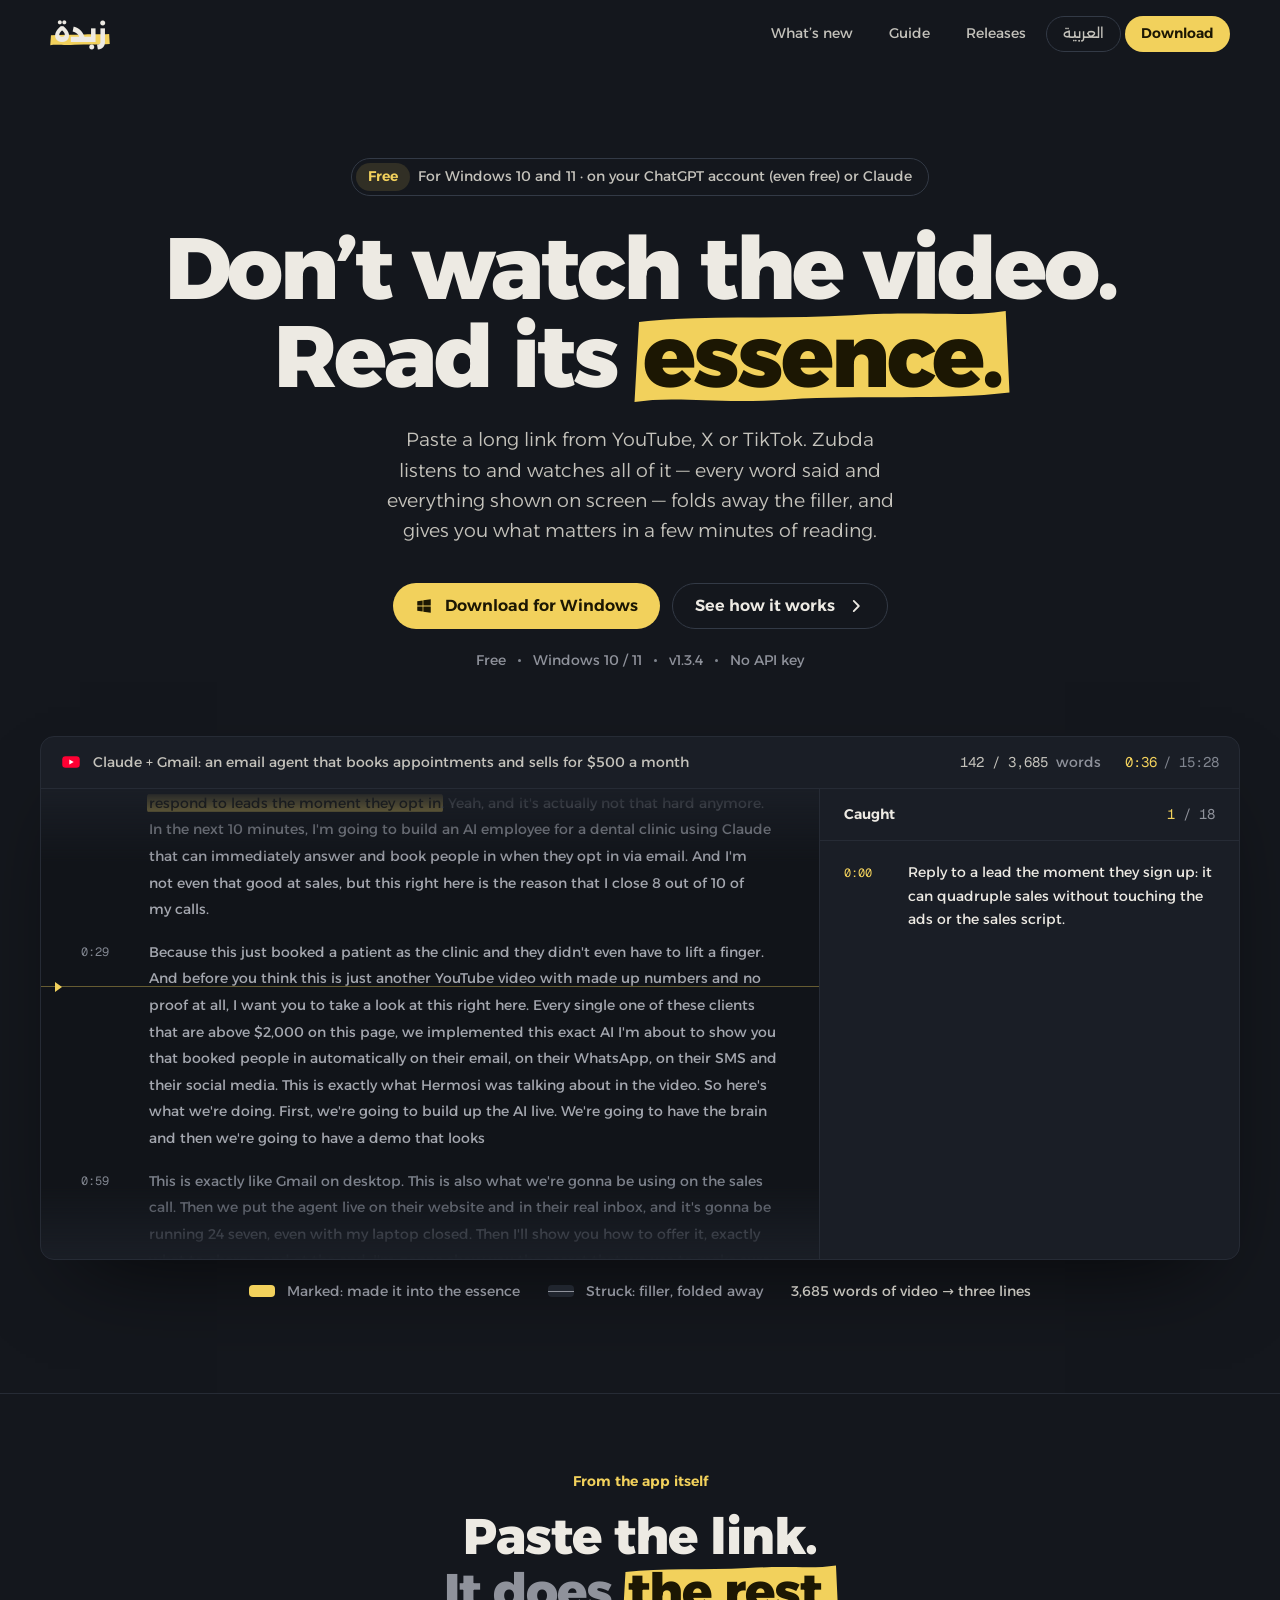
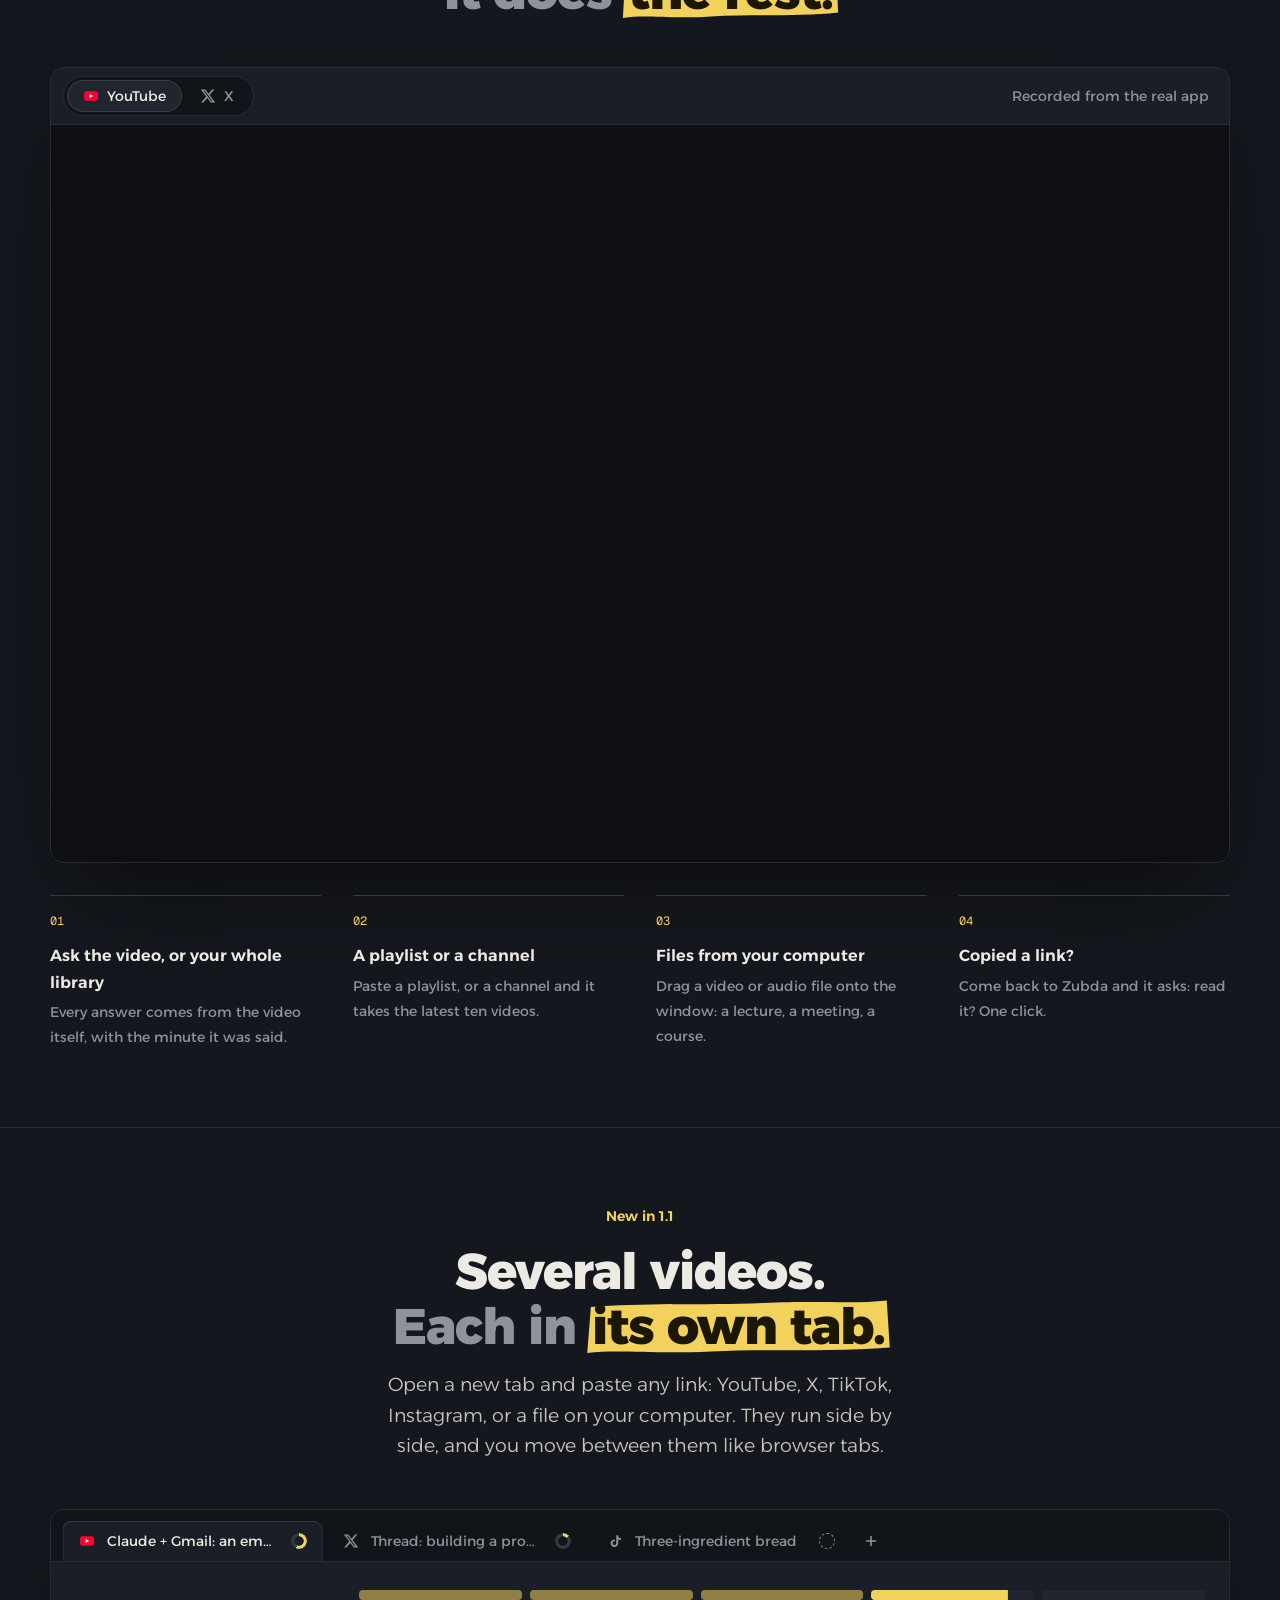
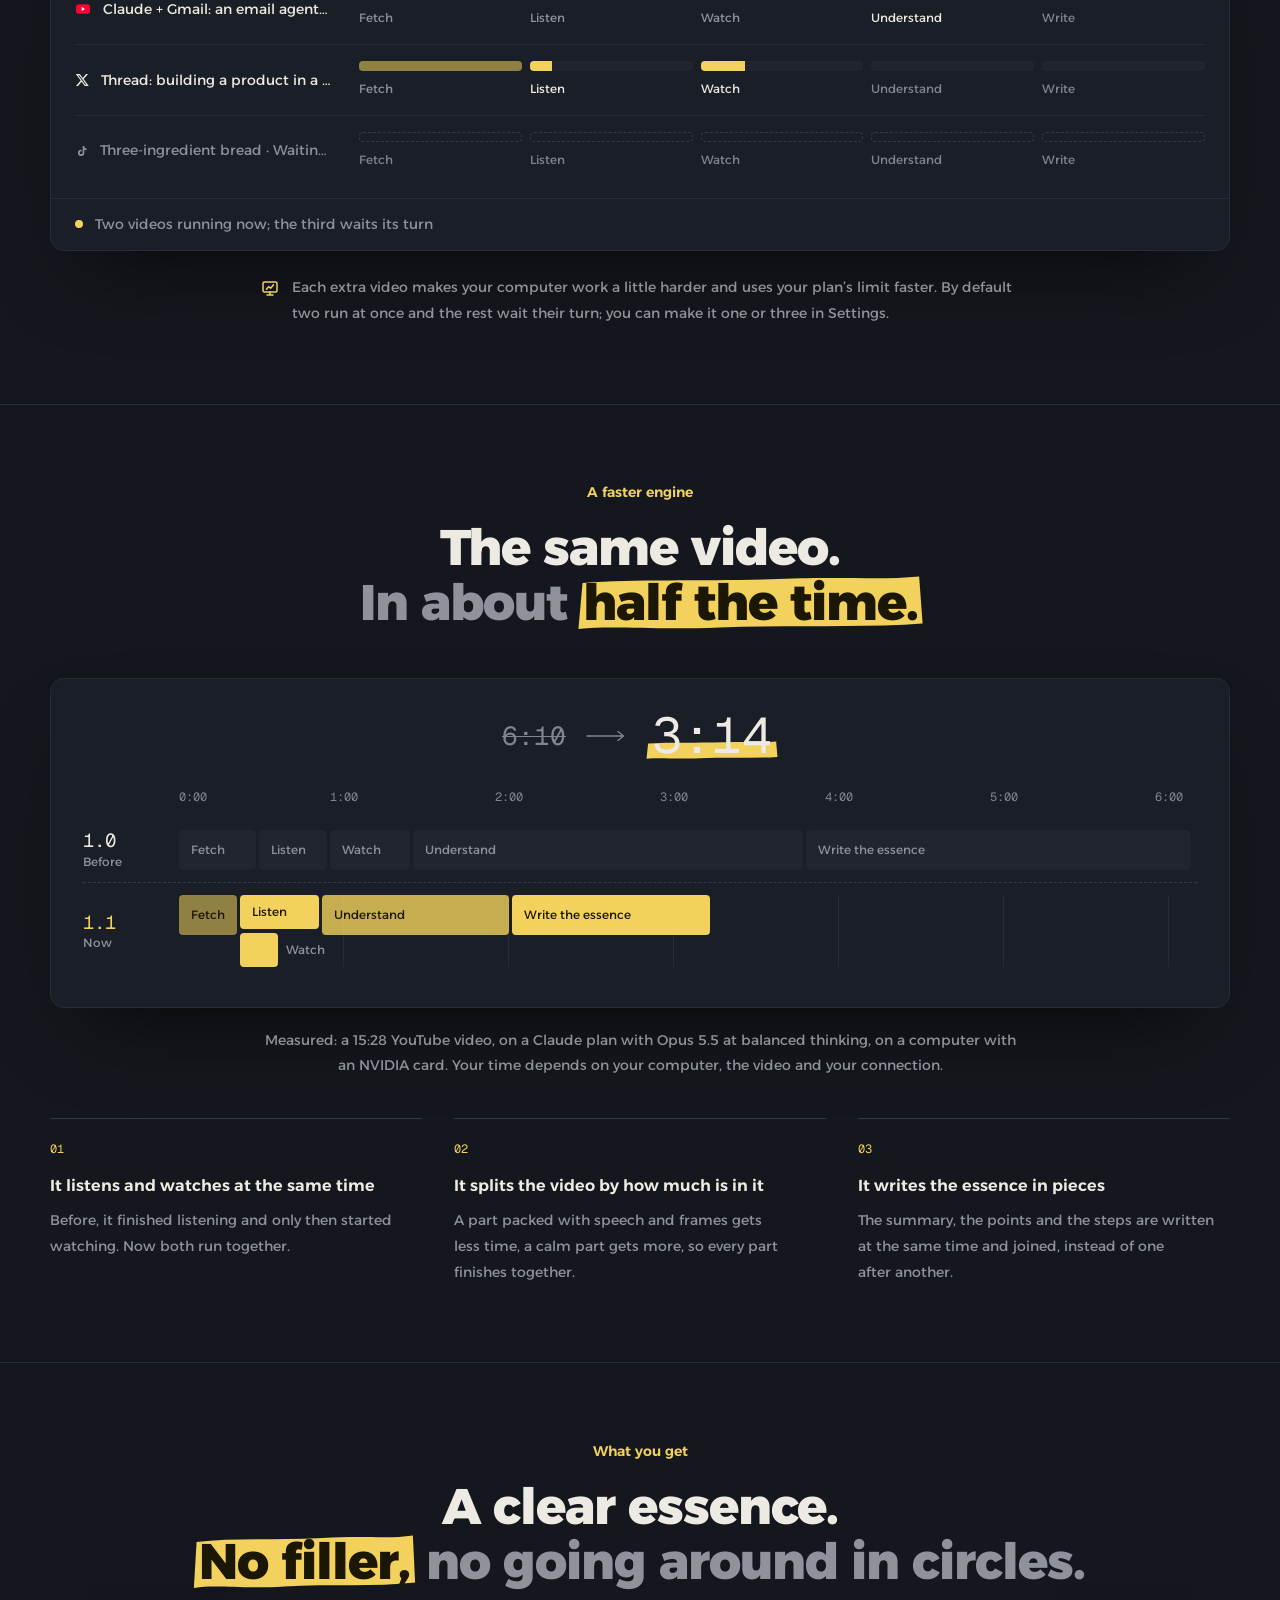
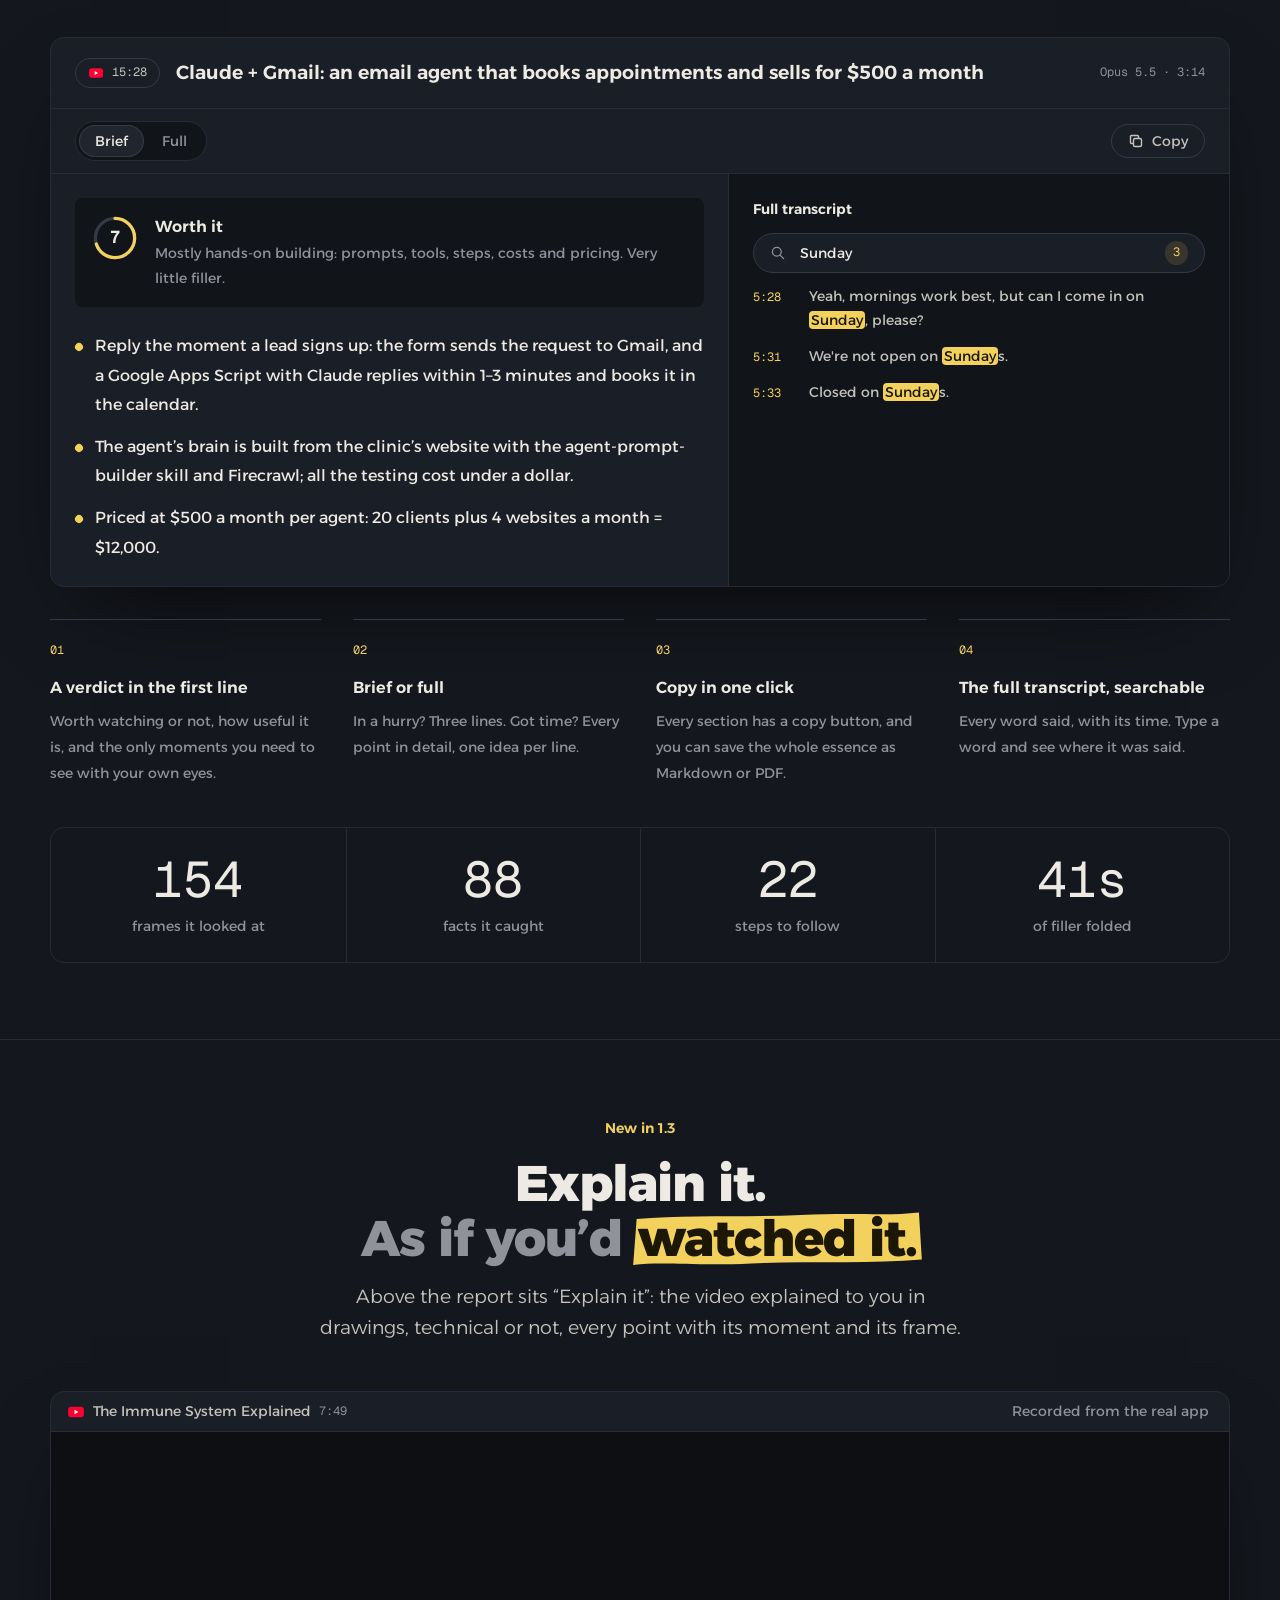
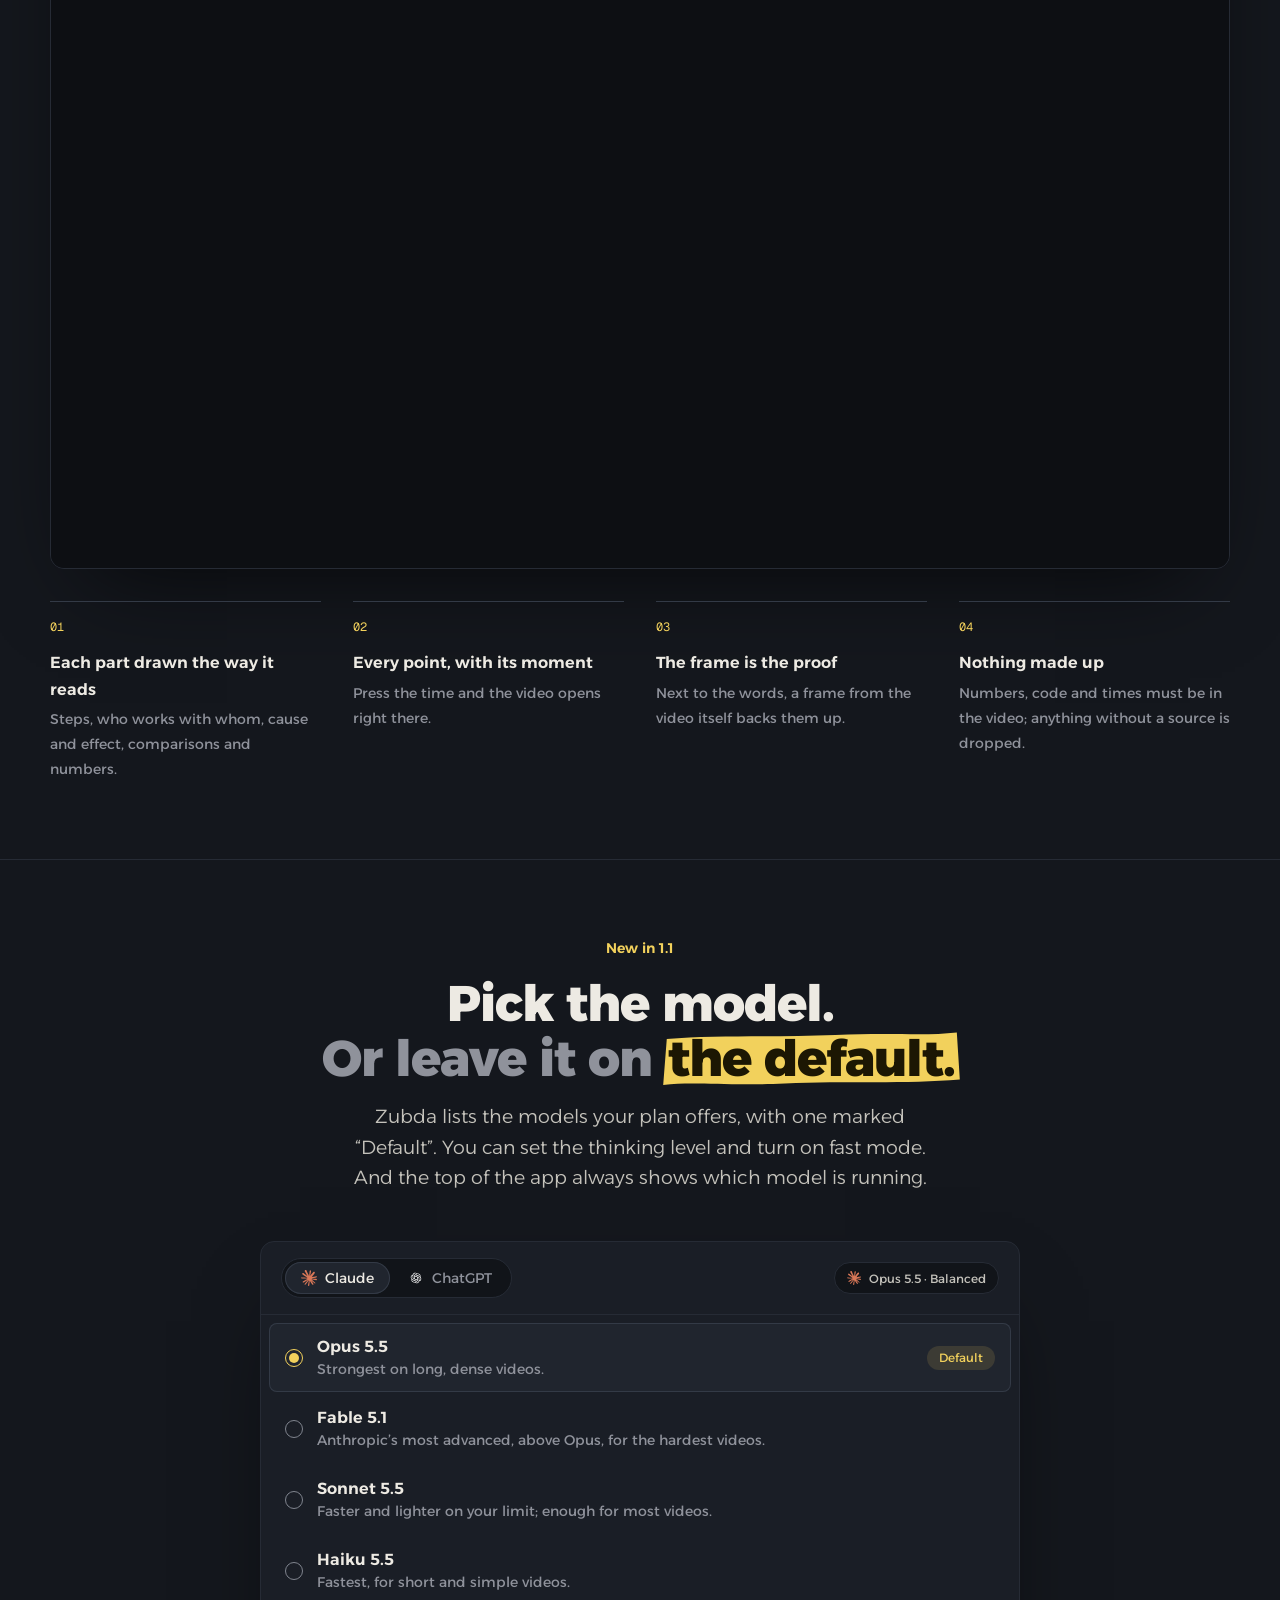
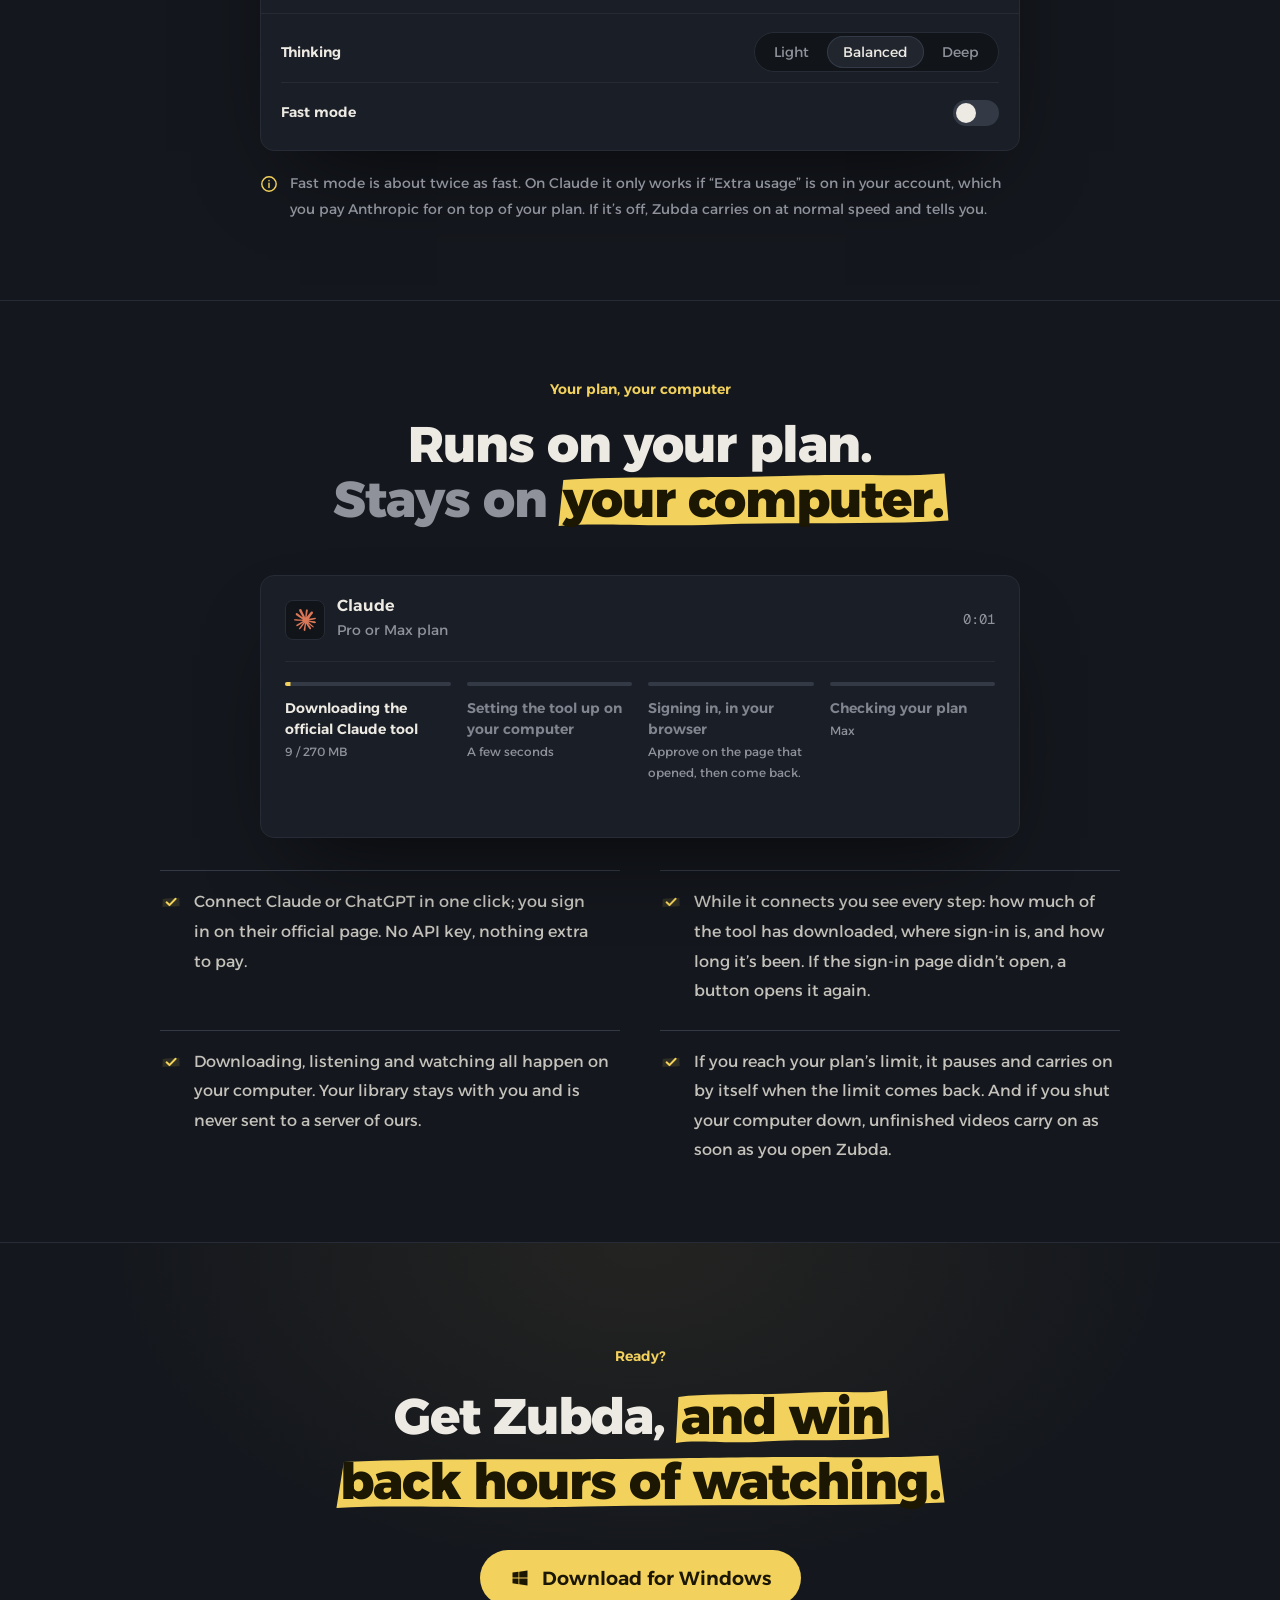
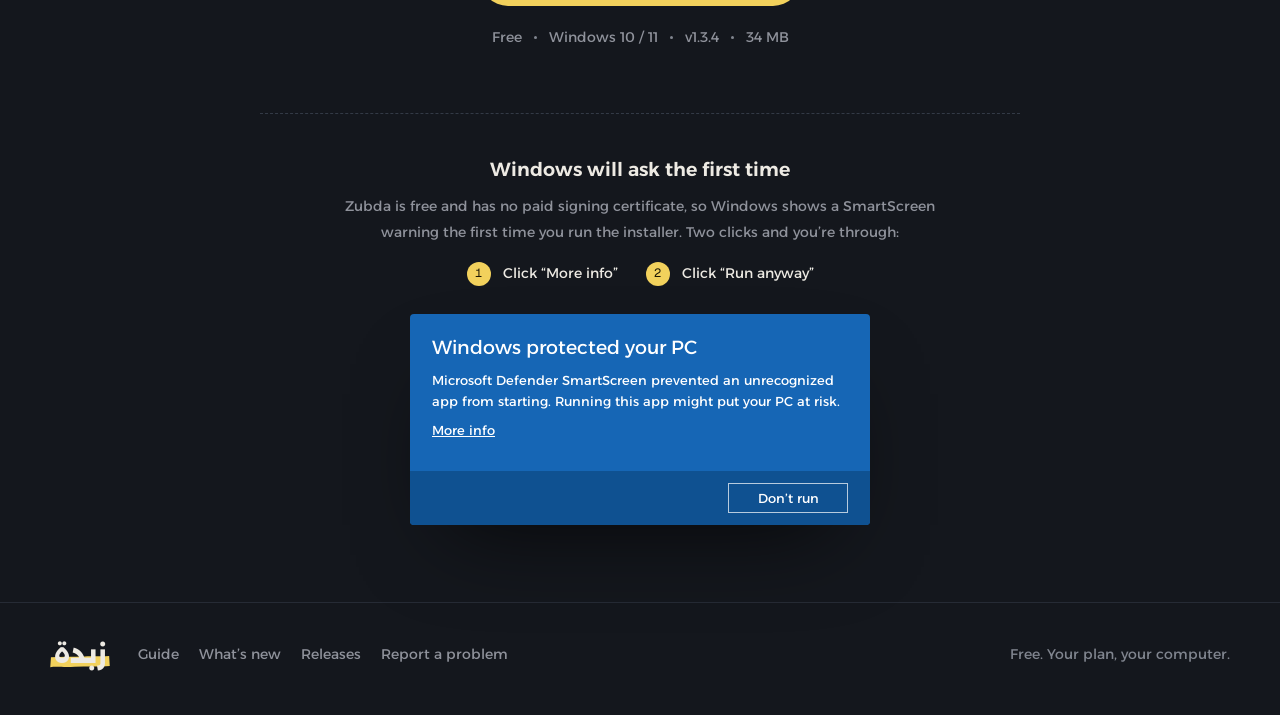
<file: en/index.html>
<!doctype html>
<html lang="en" dir="ltr" data-page-lang="en">
<head>
  <meta charset="utf-8">
  <meta name="viewport" content="width=device-width, initial-scale=1, viewport-fit=cover">
  <meta name="color-scheme" content="dark">
  <meta name="theme-color" content="#14171d">
  <title>Zubda — AI video summarizer for YouTube, X and TikTok</title>
  <meta name="description" content="Free Windows app that hears and sees a whole YouTube, X or TikTok video, gives its essence with timestamps and explains it visually, on ChatGPT or Claude.">
  <meta name="robots" content="index, follow, max-image-preview:large">
  <meta name="google-site-verification" content="ageKuxoyqyGZByLKAbtSlzBnwXhqYNksD65QgOeIHk8">
  <link rel="canonical" href="https://abugiza.github.io/zubda/en/">
  <link rel="alternate" hreflang="ar" href="https://abugiza.github.io/zubda/">
  <link rel="alternate" hreflang="en" href="https://abugiza.github.io/zubda/en/">
  <link rel="alternate" hreflang="x-default" href="https://abugiza.github.io/zubda/en/">
  <link rel="sitemap" type="application/xml" href="https://abugiza.github.io/zubda/sitemap.xml">
  <meta property="og:type" content="website">
  <meta property="og:site_name" content="Zubda">
  <meta property="og:title" content="Zubda — AI video summarizer for YouTube, X and TikTok">
  <meta property="og:description" content="Free Windows app that hears and sees a whole YouTube, X or TikTok video, gives its essence with timestamps and explains it visually, on ChatGPT or Claude.">
  <meta property="og:url" content="https://abugiza.github.io/zubda/en/">
  <meta property="og:locale" content="en_US">
  <meta property="og:locale:alternate" content="ar_SA">
  <meta property="og:image" content="https://abugiza.github.io/zubda/assets/og-en.png">
  <meta property="og:image:width" content="1200">
  <meta property="og:image:height" content="630">
  <meta property="og:image:alt" content="Zubda — don’t watch the video, read its essence">
  <meta name="twitter:card" content="summary_large_image">
  <meta name="twitter:title" content="Zubda — AI video summarizer for YouTube, X and TikTok">
  <meta name="twitter:description" content="Free Windows app that hears and sees a whole YouTube, X or TikTok video, gives its essence with timestamps and explains it visually, on ChatGPT or Claude.">
  <meta name="twitter:image" content="https://abugiza.github.io/zubda/assets/og-en.png">
  <meta name="twitter:image:alt" content="Zubda — don’t watch the video, read its essence">
  <script type="application/ld+json">{"@context":"https://schema.org","@graph":[{"@type":"WebSite","@id":"https://abugiza.github.io/zubda/#website","url":"https://abugiza.github.io/zubda/","name":"Zubda","alternateName":"زبدة","inLanguage":["ar","en"],"publisher":{"@id":"https://abugiza.github.io/zubda/#author"}},{"@type":"Person","@id":"https://abugiza.github.io/zubda/#author","name":"ABUGIZA","url":"https://github.com/ABUGIZA"},{"@type":"SoftwareApplication","@id":"https://abugiza.github.io/zubda/#app","name":"Zubda","alternateName":"زبدة","description":"Free Windows app that hears and sees a whole YouTube, X or TikTok video, gives its essence with timestamps and explains it visually, on ChatGPT or Claude.","url":"https://abugiza.github.io/zubda/en/","applicationCategory":"MultimediaApplication","applicationSubCategory":"Video summarizer","operatingSystem":"Windows 10, Windows 11","downloadUrl":"https://github.com/ABUGIZA/zubda/releases/latest/download/Zubda-Setup.exe","installUrl":"https://github.com/ABUGIZA/zubda/releases/latest/download/Zubda-Setup.exe","image":"https://abugiza.github.io/zubda/assets/og-en.png","screenshot":"https://abugiza.github.io/zubda/assets/og-en.png","inLanguage":["ar","en"],"featureList":["Summarizes YouTube, X, TikTok, Instagram and Vimeo videos, playlists, channels, and video or audio files","Hears and watches the whole video, reading what was on screen but never said: code, settings, numbers","The essence and key points, each with its timestamp and a link to that second of the video","«Explain it»: the video explained as if you’d watched it, each part drawn the way it reads best","The full transcript with timestamps, searchable","Ask a video or your whole library, answered with the minute","Several videos at once, each in its own tab","Save the essence as Markdown or PDF","Runs on your own ChatGPT (even free) or Claude account, no API key"],"softwareRequirements":"Windows 10 or 11 (64-bit), and a ChatGPT or Claude account","storageRequirements":"About 1.3 GB of engines (2.1 GB with an NVIDIA card)","isAccessibleForFree":true,"offers":{"@type":"Offer","price":"0","priceCurrency":"USD"},"releaseNotes":"https://abugiza.github.io/zubda/en/new.html","author":{"@id":"https://abugiza.github.io/zubda/#author"},"publisher":{"@id":"https://abugiza.github.io/zubda/#author"},"softwareVersion":"1.3.4","datePublished":"2026-10-27","fileSize":"35 MB"},{"@type":"WebPage","@id":"https://abugiza.github.io/zubda/en/#webpage","url":"https://abugiza.github.io/zubda/en/","name":"Zubda — AI video summarizer for YouTube, X and TikTok","description":"Free Windows app that hears and sees a whole YouTube, X or TikTok video, gives its essence with timestamps and explains it visually, on ChatGPT or Claude.","inLanguage":"en","isPartOf":{"@id":"https://abugiza.github.io/zubda/#website"},"about":{"@id":"https://abugiza.github.io/zubda/#app"},"primaryImageOfPage":{"@type":"ImageObject","url":"https://abugiza.github.io/zubda/assets/og-en.png","width":1200,"height":630},"dateModified":"2026-10-28"}]}</script>
  <link rel="icon" href="../assets/icon.svg" type="image/svg+xml">
  <link rel="stylesheet" href="../assets/fonts.css?v=55f2b25">
  <link rel="stylesheet" href="../assets/site.css?v=55f2b25">
</head>
<body data-page="home">
  <header class="nav" data-nav>
    <div class="wrap">
      <a class="mark" href="./" aria-label="Zubda"><span>زبدة</span></a>
      <nav class="links">
        <a href="new.html" data-t="nav_new" class="hide-sm" data-here="new">What’s new</a>
        <a href="docs.html" data-t="nav_docs" class="hide-sm" data-here="docs">Guide</a>
        <a href="https://github.com/ABUGIZA/zubda/releases" data-t="nav_releases" class="hide-sm">Releases</a>
        <a class="lang" href="https://abugiza.github.io/zubda/" hreflang="ar" lang="ar" data-lang>العربية</a>
        <a class="btn primary small" href="https://github.com/ABUGIZA/zubda/releases/latest/download/Zubda-Setup.exe" data-t="nav_get">Download</a>
      </nav>
    </div>
  </header>

  <main>
    <div class="hero wrap">
      <span class="pill rv"><b data-t="pill_b">Free</b><span data-t="pill">For Windows 10 and 11 · on your ChatGPT account (even free) or Claude</span></span>
      <h1 class="rv"><span data-t="h1a">Don’t watch the video.</span> <span class="line2"><span data-t="h1b">Read its</span> <em class="hl" data-t="h1c">essence.</em></span></h1>
      <p class="sub rv" data-t="sub">Paste a long link from YouTube, X or TikTok. Zubda listens to and watches all of it — every word said and everything shown on screen — folds away the filler, and gives you what matters in a few minutes of reading.</p>
      <div class="act rv">
        <div class="ctas">
          <a class="btn primary" href="https://github.com/ABUGIZA/zubda/releases/latest/download/Zubda-Setup.exe"><svg viewBox="0 0 24 24" aria-hidden="true"><path fill="currentColor" d="M3 5.5 10.2 4.5v6.9H3Zm8.1-1.1L21 3v8.4h-9.9ZM3 12.5h7.2v6.9L3 18.4Zm8.1 0H21V21l-9.9-1.4Z"/></svg><span data-t="get_win">Download for Windows</span></a>
          <a class="btn ghost" href="docs.html"><span data-t="how">See how it works</span><svg class="chev" viewBox="0 0 16 16" fill="none" stroke="currentColor" stroke-width="1.6" stroke-linecap="round" stroke-linejoin="round" aria-hidden="true"><path d="M10 3.5 5.5 8l4.5 4.5"/></svg></a>
        </div>
        <div class="spec"><span data-t="spec1">Free</span><span>Windows 10 / 11</span><span><bdi class="ver" dir="ltr">v1.3.4</bdi></span><span data-t="spec4">No API key</span></div>
      </div>
    </div>

    <!-- the signature: the video's own words, read whole; what matters gets marked and becomes the essence -->
    <section class="read wrap-w rv" id="read" aria-label="A real video, read" data-t-label="rd_label">
      <div class="reader" id="reader">
        <header class="rd-bar">
          <span class="rd-src"><svg viewBox="0 0 24 24" aria-hidden="true"><rect x="1.5" y="5" width="21" height="14" rx="4" fill="#FF0033"/><path d="M10 9v6l5.2-3Z" fill="#fff"/></svg><span class="rd-title" data-t="sc_title">Claude + Gmail: an email agent that books appointments and sells for $500 a month</span></span>
          <span class="rd-meta"><span dir="ltr" class="mono" id="rdWords">0 / 3,685</span><span data-t="rd_words">words</span></span>
          <span class="rd-clock mono" dir="ltr"><span id="rdNow">0:00</span><span class="of">/ 15:28</span></span>
        </header>
        <div class="rd-body">
          <div class="rd-page" dir="ltr">
            <div class="rd-text" id="rdText"></div>
            <span class="rd-line" aria-hidden="true"></span>
          </div>
          <aside class="rd-out">
            <div class="rd-out-h"><b data-t="rd_caught">Caught</b><span class="mono" dir="ltr"><span id="rdCount">0</span> / 18</span></div>
            <ol class="rd-notes" id="rdNotes"></ol>
            <div class="rd-final" id="rdFinal">
              <div class="rd-verdict"><svg class="ring" viewBox="0 0 44 44" aria-hidden="true"><circle cx="22" cy="22" r="18"/><circle class="arc" cx="22" cy="22" r="18" pathLength="100"/><text x="22" y="26.5" text-anchor="middle">7</text></svg><div><b data-t="sc_worth">Worth it</b><small data-t="rd_score">Usefulness: 7 of 10</small></div></div>
              <ul class="rd-tldr">
                <li data-t="b1">Reply the moment a lead signs up: the form sends the request to Gmail, and a Google Apps Script with Claude replies within 1–3 minutes and books it in the calendar.</li>
                <li data-t="b2">The agent’s brain is built from the clinic’s website with the agent-prompt-builder skill and Firecrawl; all the testing cost under a dollar.</li>
                <li data-t="b3">Priced at $500 a month per agent: 20 clients plus 4 websites a month = $12,000.</li>
              </ul>
            </div>
          </aside>
        </div>
      </div>
      <div class="rd-legend">
        <span class="k-hl"><i></i><span data-t="rd_k1">Marked: made it into the essence</span></span>
        <span class="k-st"><i></i><span data-t="rd_k2">Struck: filler, folded away</span></span>
        <span class="k-sum" data-t="rd_k3">3,685 words of video → three lines</span>
      </div>
    </section>

    <section class="sec" id="demo">
      <div class="wrap">
        <div class="head rv">
          <span class="eyebrow" data-t="demo_eye">From the app itself</span>
          <h2><span data-t="demo_h1">Paste the link.</span> <span class="soft" data-t="demo_h2" data-html>It does <em class="hl">the rest.</em></span></h2>
        </div>
        <div class="player rv">
          <div class="player-bar">
            <div class="seg" role="tablist">
              <button type="button" role="tab" class="on" aria-selected="true" data-clip="youtube"><svg viewBox="0 0 24 24" aria-hidden="true"><rect x="1.5" y="5" width="21" height="14" rx="4" fill="#FF0033"/><path d="M10 9v6l5.2-3Z" fill="#fff"/></svg>YouTube</button>
              <button type="button" role="tab" aria-selected="false" data-clip="x"><svg viewBox="0 0 24 24" aria-hidden="true"><path fill="currentColor" d="M18.244 2.25h3.308l-7.227 8.26 8.502 11.24H16.17l-5.214-6.817L4.99 21.75H1.68l7.73-8.835L1.254 2.25H8.08l4.713 6.231zm-1.161 17.52h1.833L7.084 4.126H5.117z"/></svg>X</button>
            </div>
            <span class="note"><span data-t="clip_note">Recorded from the real app</span></span>
          </div>
          <div class="screen"><video id="clip" autoplay muted loop playsinline disablepictureinpicture preload="metadata"></video></div>
        </div>
        <ul class="caps rv">
          <li><span class="n mono">01</span><b data-t="i1_h">Ask the video, or your whole library</b><span data-t="i1_p">Every answer comes from the video itself, with the minute it was said.</span></li>
          <li><span class="n mono">02</span><b data-t="i2_h">A playlist or a channel</b><span data-t="i2_p">Paste a playlist, or a channel and it takes the latest ten videos.</span></li>
          <li><span class="n mono">03</span><b data-t="i3_h">Files from your computer</b><span data-t="i3_p">Drag a video or audio file onto the window: a lecture, a meeting, a course.</span></li>
          <li><span class="n mono">04</span><b data-t="i4_h">Copied a link?</b><span data-t="i4_p">Come back to Zubda and it asks: read it? One click.</span></li>
        </ul>
      </div>
    </section>

    <section class="sec" id="tabs">
      <div class="wrap">
        <div class="head rv">
          <span class="eyebrow" data-t="tabs_eye">New in 1.1</span>
          <h2><span data-t="tabs_h1">Several videos.</span> <span class="soft" data-t="tabs_h2" data-html>Each in <em class="hl">its own tab.</em></span></h2>
          <p class="lede" data-t="tabs_p">Open a new tab and paste any link: YouTube, X, TikTok, Instagram, or a file on your computer. They run side by side, and you move between them like browser tabs.</p>
        </div>
        <div class="win rv" id="tabwin" aria-hidden="true">
          <div class="win-tabs">
            <span class="wt on"><span class="wt-g" data-g="youtube"></span><span class="wt-t" data-t="tw1">Claude + Gmail: an email agent…</span><span class="wt-s"></span></span>
            <span class="wt"><span class="wt-g" data-g="x"></span><span class="wt-t" data-t="tw2">Thread: building a product in a week</span><span class="wt-s"></span></span>
            <span class="wt"><span class="wt-g" data-g="tiktok"></span><span class="wt-t" data-t="tw3">Three-ingredient bread</span><span class="wt-s"></span></span>
            <span class="wt-add"><svg viewBox="0 0 16 16" fill="none" stroke="currentColor" stroke-width="1.6" stroke-linecap="round"><path d="M8 3.5v9M3.5 8h9"/></svg></span>
          </div>
          <div class="lanes" id="lanes"></div>
          <div class="win-foot"><span class="wf-dot"></span><span id="tabnote" data-t="tw_note">Two videos running now; the third waits its turn</span></div>
        </div>
        <p class="load rv"><svg viewBox="0 0 20 20" fill="none" stroke="currentColor" stroke-width="1.5" stroke-linecap="round" stroke-linejoin="round" aria-hidden="true"><rect x="3" y="4" width="14" height="10" rx="1.5"/><path d="M7 17h6M10 14v3"/><path d="M6.5 11.2 8.6 8.6l2 1.6 2.9-3.4"/></svg><span data-t="tabs_load">Each extra video makes your computer work a little harder and uses your plan’s limit faster. By default two run at once and the rest wait their turn; you can make it one or three in Settings.</span></p>
      </div>
    </section>

    <section class="sec" id="speed">
      <div class="wrap">
        <div class="head rv">
          <span class="eyebrow" data-t="sp_eye">A faster engine</span>
          <h2><span data-t="sp_h1">The same video.</span> <span class="soft" data-t="sp_h2" data-html>In about <em class="hl">half the time.</em></span></h2>
        </div>
        <div class="race rv" id="race">
          <div class="race-num" dir="ltr"><span class="was mono">6:10</span><svg viewBox="0 0 40 12" aria-hidden="true"><path d="M1 6h36M32 1.5 37.5 6 32 10.5" fill="none" stroke="currentColor" stroke-width="1.4" stroke-linecap="round" stroke-linejoin="round"/></svg><span class="now mono">3:14</span></div>
          <div class="ruler" id="ruler" dir="ltr"></div>
          <div class="lane-row old" dir="ltr">
            <span class="who"><b class="mono">1.0</b><small data-t="sp_old">Before</small></span>
            <div class="track">
              <span class="sg s1" style="--a:0;--b:29"><span data-t="st_fetch">Fetch</span></span>
              <span class="sg s2" style="--a:29;--b:55"><span data-t="st_listen">Listen</span></span>
              <span class="sg s3" style="--a:55;--b:85"><span data-t="st_watch">Watch</span></span>
              <span class="sg s4" style="--a:85;--b:228"><span data-t="st_understand">Understand</span></span>
              <span class="sg s5" style="--a:228;--b:369"><span data-t="st_distill">Write the essence</span></span>
            </div>
          </div>
          <div class="lane-row now" dir="ltr">
            <span class="who"><b class="mono">1.1</b><small data-t="sp_new">Now</small></span>
            <div class="track two">
              <span class="sg s1" style="--a:0;--b:22"><span data-t="st_fetch">Fetch</span></span>
              <span class="sg s2 up" style="--a:22;--b:52"><span data-t="st_listen">Listen</span></span>
              <span class="sg s3 dn" style="--a:22;--b:37"><span data-t="st_watch">Watch</span></span>
              <span class="sg s4" style="--a:52;--b:121"><span data-t="st_understand">Understand</span></span>
              <span class="sg s5" style="--a:121;--b:194"><span data-t="st_distill">Write the essence</span></span>
            </div>
          </div>
        </div>
        <p class="fine rv" data-t="sp_note">Measured: a 15:28 YouTube video, on a Claude plan with Opus 5.5 at balanced thinking, on a computer with an NVIDIA card. Your time depends on your computer, the video and your connection.</p>
        <ol class="why rv">
          <li><span class="n mono">01</span><h3 data-t="w1_h">It listens and watches at the same time</h3><p data-t="w1_p">Before, it finished listening and only then started watching. Now both run together.</p></li>
          <li><span class="n mono">02</span><h3 data-t="w2_h">It splits the video by how much is in it</h3><p data-t="w2_p">A part packed with speech and frames gets less time, a calm part gets more, so every part finishes together.</p></li>
          <li><span class="n mono">03</span><h3 data-t="w3_h">It writes the essence in pieces</h3><p data-t="w3_p">The summary, the points and the steps are written at the same time and joined, instead of one after another.</p></li>
        </ol>
      </div>
    </section>

    <section class="sec" id="essence">
      <div class="wrap">
        <div class="head rv">
          <span class="eyebrow" data-t="es_eye">What you get</span>
          <h2><span data-t="es_h1">A clear essence.</span> <span class="soft" data-t="es_h2" data-html><em class="hl">No filler,</em> no going around in circles.</span></h2>
        </div>
        <article class="card rv" id="spec">
          <header class="card-head">
            <span class="src"><svg viewBox="0 0 24 24" aria-hidden="true"><rect x="1.5" y="5" width="21" height="14" rx="4" fill="#FF0033"/><path d="M10 9v6l5.2-3Z" fill="#fff"/></svg><span dir="ltr" class="mono">15:28</span></span>
            <h3 class="card-title" data-t="sc_title">Claude + Gmail: an email agent that books appointments and sells for $500 a month</h3>
            <span class="by mono" dir="ltr">Opus 5.5 · 3:14</span>
          </header>
          <div class="card-tools">
            <div class="seg" role="tablist" data-hl="mode"><button type="button" class="on" aria-selected="true" data-mode="brief" data-t="view_brief">Brief</button><button type="button" aria-selected="false" data-mode="full" data-t="view_full">Full</button></div>
            <button type="button" class="copy" data-copy data-hl="copy"><svg viewBox="0 0 16 16" fill="none" stroke="currentColor" stroke-width="1.4" stroke-linejoin="round" aria-hidden="true"><rect x="5.5" y="5.5" width="8" height="8" rx="1.5"/><path d="M10.5 5.5v-2a1 1 0 0 0-1-1h-6a1 1 0 0 0-1 1v6a1 1 0 0 0 1 1h2"/></svg><span data-t="copy">Copy</span></button>
          </div>
          <div class="card-cols">
            <div class="card-main">
              <div class="verdict" data-hl="verdict">
                <svg class="ring" viewBox="0 0 44 44" aria-hidden="true"><circle cx="22" cy="22" r="18"/><circle class="arc" cx="22" cy="22" r="18" pathLength="100"/><text x="22" y="26.5" text-anchor="middle">7</text></svg>
                <div><b data-t="sc_worth">Worth it</b><p data-t="sc_reason">Mostly hands-on building: prompts, tools, steps, costs and pricing. Very little filler.</p></div>
              </div>
              <ul class="brief" data-show="brief">
                <li data-t="b1">Reply the moment a lead signs up: the form sends the request to Gmail, and a Google Apps Script with Claude replies within 1–3 minutes and books it in the calendar.</li>
                <li data-t="b2">The agent’s brain is built from the clinic’s website with the agent-prompt-builder skill and Firecrawl; all the testing cost under a dollar.</li>
                <li data-t="b3">Priced at $500 a month per agent: 20 clients plus 4 websites a month = $12,000.</li>
              </ul>
              <div class="full" data-show="full" hidden>
                <section><h4 data-t="k1_h">Replying the moment someone signs up quadruples sales</h4><ul><li data-t="k1_1">It happens without changing the ads or the sales script.</li><li data-t="k1_2">It books appointments by itself over email, WhatsApp and SMS.</li></ul></section>
                <section><h4 data-t="k2_h">The prompt has 7 blocks, and two of them make the sale</h4><ul><li data-t="k2_1">Conversation Flow: three questions that steer toward a booking.</li><li data-t="k2_2">Always Respond First: acknowledge, answer, then ask.</li></ul></section>
                <section><h4 data-t="k3_h">They tried to break the agent and couldn’t</h4><ul><li data-t="k3_1">Asked the price of a cleaning: $120, as on the website.</li><li data-t="k3_2">Asked for a Sunday slot: it said the clinic is closed and offered two times.</li></ul></section>
              </div>
            </div>
            <div class="card-side" data-hl="tr">
              <span class="side-h" data-t="sec_transcript">Full transcript</span>
              <label class="search"><svg viewBox="0 0 20 20" fill="none" stroke="currentColor" stroke-width="1.6" stroke-linecap="round" aria-hidden="true"><circle cx="8.5" cy="8.5" r="5.5"/><path d="m12.6 12.6 4.4 4.4"/></svg><input data-trq dir="ltr" spellcheck="false" aria-label="search"><span class="count mono" data-trcount></span></label>
              <div class="lines" data-trlines dir="ltr"></div>
            </div>
          </div>
        </article>
        <ol class="marks rv">
          <li data-m="verdict"><span class="n mono">01</span><h3 data-t="m1_h">A verdict in the first line</h3><p data-t="m1_p">Worth watching or not, how useful it is, and the only moments you need to see with your own eyes.</p></li>
          <li data-m="mode"><span class="n mono">02</span><h3 data-t="m2_h">Brief or full</h3><p data-t="m2_p">In a hurry? Three lines. Got time? Every point in detail, one idea per line.</p></li>
          <li data-m="copy"><span class="n mono">03</span><h3 data-t="m3_h">Copy in one click</h3><p data-t="m3_p">Every section has a copy button, and you can save the whole essence as Markdown or PDF.</p></li>
          <li data-m="tr"><span class="n mono">04</span><h3 data-t="m4_h">The full transcript, searchable</h3><p data-t="m4_p">Every word said, with its time. Type a word and see where it was said.</p></li>
        </ol>
        <dl class="tally rv">
          <div><dt class="mono">154</dt><dd data-t="ta_frames">frames it looked at</dd></div>
          <div><dt class="mono">88</dt><dd data-t="ta_notes">facts it caught</dd></div>
          <div><dt class="mono">22</dt><dd data-t="ta_steps">steps to follow</dd></div>
          <div><dt class="mono">41s</dt><dd data-t="ta_fill">of filler folded</dd></div>
        </dl>
      </div>
    </section>

    <section class="sec" id="explain">
      <div class="wrap">
        <div class="head rv">
          <span class="eyebrow" data-t="xp_eye">New in 1.3</span>
          <h2><span data-t="xp_h1">Explain it.</span> <span class="soft" data-t="xp_h2" data-html>As if you’d <em class="hl">watched it.</em></span></h2>
          <p class="lede" data-t="xp_p">Above the report sits “Explain it”: the video explained to you in drawings, technical or not, every point with its moment and its frame.</p>
        </div>
        <div class="player rv">
          <div class="player-bar">
            <span class="xp-src"><svg viewBox="0 0 24 24" aria-hidden="true"><rect x="1.5" y="5" width="21" height="14" rx="4" fill="#FF0033"/><path d="M10 9v6l5.2-3Z" fill="#fff"/></svg><span data-t="xp_src">The Immune System Explained</span><span class="mono" dir="ltr">7:49</span></span>
            <span class="note"><span data-t="clip_note">Recorded from the real app</span></span>
          </div>
          <div class="screen"><video data-demo="explain" autoplay muted loop playsinline disablepictureinpicture preload="none"></video></div>
        </div>
        <ul class="caps rv">
          <li><span class="n mono">01</span><b data-t="xc1_h">Each part drawn the way it reads</b><span data-t="xc1_p">Steps, who works with whom, cause and effect, comparisons and numbers.</span></li>
          <li><span class="n mono">02</span><b data-t="xc2_h">Every point, with its moment</b><span data-t="xc2_p">Press the time and the video opens right there.</span></li>
          <li><span class="n mono">03</span><b data-t="xc3_h">The frame is the proof</b><span data-t="xc3_p">Next to the words, a frame from the video itself backs them up.</span></li>
          <li><span class="n mono">04</span><b data-t="xc4_h">Nothing made up</b><span data-t="xc4_p">Numbers, code and times must be in the video; anything without a source is dropped.</span></li>
        </ul>
      </div>
    </section>

    <section class="sec" id="models">
      <div class="wrap">
        <div class="head rv">
          <span class="eyebrow" data-t="mo_eye">New in 1.1</span>
          <h2><span data-t="mo_h1">Pick the model.</span> <span class="soft" data-t="mo_h2" data-html>Or leave it on <em class="hl">the default.</em></span></h2>
          <p class="lede" data-t="mo_p">Zubda lists the models your plan offers, with one marked “Default”. You can set the thinking level and turn on fast mode. And the top of the app always shows which model is running.</p>
        </div>
        <div class="settings rv" id="msettings">
          <div class="st-top">
            <div class="seg" data-prov role="radiogroup"><button type="button" role="radio" data-p="claude"><img src="../assets/claude.svg" alt="">Claude</button><button type="button" role="radio" data-p="chatgpt"><img src="../assets/openai.svg" alt="">ChatGPT</button></div>
            <span class="chip"><img data-mlogo src="../assets/claude.svg" alt=""><span data-mchip>Opus 5.5</span></span>
          </div>
          <div class="mlist" data-mlist role="radiogroup"></div>
          <div class="st-rows">
            <div class="st-row"><span class="lab" data-t="set_thinking">Thinking</span>
              <div class="seg" data-think role="radiogroup"><button type="button" role="radio" data-v="light" data-t="think_light">Light</button><button type="button" role="radio" data-v="balanced" data-t="think_balanced">Balanced</button><button type="button" role="radio" data-v="deep" data-t="think_deep">Deep</button></div></div>
            <div class="st-row"><span class="lab" data-t="set_fast">Fast mode</span><button type="button" class="tog" data-fast role="switch" aria-checked="false" data-t-label="set_fast" aria-label="Fast mode"><i></i></button></div>
          </div>
          <p class="warn" data-fastwarn hidden></p>
        </div>
        <p class="honest rv"><svg viewBox="0 0 20 20" fill="none" stroke="currentColor" stroke-width="1.6" stroke-linecap="round" aria-hidden="true"><circle cx="10" cy="10" r="8"/><path d="M10 9v5M10 6.2v.2"/></svg><span data-t="mo_fast">Fast mode is about twice as fast. On Claude it only works if “Extra usage” is on in your account, which you pay Anthropic for on top of your plan. If it’s off, Zubda carries on at normal speed and tells you.</span></p>
      </div>
    </section>

    <section class="sec" id="plan">
      <div class="wrap">
        <div class="head rv">
          <span class="eyebrow" data-t="plan_eye">Your plan, your computer</span>
          <h2><span data-t="plan_h1">Runs on your plan.</span> <span class="soft" data-t="plan_h2" data-html>Stays on <em class="hl">your computer.</em></span></h2>
        </div>
        <div class="connect rv" id="connect" aria-hidden="true">
          <div class="cn-head"><span class="logo"><img src="../assets/claude.svg" alt=""></span><div><b>Claude</b><small data-t="claude_d">Pro or Max plan</small></div><span class="cn-time mono" data-clock>0:00</span></div>
          <ol class="crail">
            <li data-s="0"><i data-bar></i><div><b data-t="cs_dl">Downloading the official Claude tool</b><small><bdi data-mb>0 / 270 MB</bdi></small></div></li>
            <li data-s="1"><i></i><div><b data-t="cs_setup">Setting the tool up on your computer</b><small data-t="cs_setup_d">A few seconds</small></div></li>
            <li data-s="2"><i></i><div><b data-t="cs_signin">Signing in, in your browser</b><small data-t="cs_signin_d">Approve on the page that opened, then come back.</small><span class="reopen" data-t="cs_reopen">Didn’t open? Open it again</span></div></li>
            <li data-s="3"><i></i><div><b data-t="cs_plan">Checking your plan</b><small><bdi>Max</bdi></small></div></li>
          </ol>
          <div class="cn-done"><svg viewBox="0 0 20 20" fill="none" stroke="currentColor" stroke-width="1.8" stroke-linecap="round" stroke-linejoin="round" aria-hidden="true"><path d="m5 10.4 3.2 3.1L15 6.5"/></svg><span data-t="cs_ok">Connected</span></div>
        </div>
        <ul class="facts rv">
          <li><svg class="ck" viewBox="0 0 20 20" aria-hidden="true"><path d="M2.5 7.2 C6 6.6 13 6.9 17.6 6.2 L17.9 13.6 C13 14.3 7 13.9 2.2 14.5Z" fill="var(--butter-wash)"/><path d="m6 10.3 2.6 2.5L14.2 7" fill="none" stroke="var(--butter)" stroke-width="1.8" stroke-linecap="round" stroke-linejoin="round"/></svg><p data-t="f1">Connect Claude or ChatGPT in one click; you sign in on their official page. No API key, nothing extra to pay.</p></li>
          <li><svg class="ck" viewBox="0 0 20 20" aria-hidden="true"><path d="M2.5 7.2 C6 6.6 13 6.9 17.6 6.2 L17.9 13.6 C13 14.3 7 13.9 2.2 14.5Z" fill="var(--butter-wash)"/><path d="m6 10.3 2.6 2.5L14.2 7" fill="none" stroke="var(--butter)" stroke-width="1.8" stroke-linecap="round" stroke-linejoin="round"/></svg><p data-t="f5">While it connects you see every step: how much of the tool has downloaded, where sign-in is, and how long it’s been. If the sign-in page didn’t open, a button opens it again.</p></li>
          <li><svg class="ck" viewBox="0 0 20 20" aria-hidden="true"><path d="M2.5 7.2 C6 6.6 13 6.9 17.6 6.2 L17.9 13.6 C13 14.3 7 13.9 2.2 14.5Z" fill="var(--butter-wash)"/><path d="m6 10.3 2.6 2.5L14.2 7" fill="none" stroke="var(--butter)" stroke-width="1.8" stroke-linecap="round" stroke-linejoin="round"/></svg><p data-t="f2">Downloading, listening and watching all happen on your computer. Your library stays with you and is never sent to a server of ours.</p></li>
          <li><svg class="ck" viewBox="0 0 20 20" aria-hidden="true"><path d="M2.5 7.2 C6 6.6 13 6.9 17.6 6.2 L17.9 13.6 C13 14.3 7 13.9 2.2 14.5Z" fill="var(--butter-wash)"/><path d="m6 10.3 2.6 2.5L14.2 7" fill="none" stroke="var(--butter)" stroke-width="1.8" stroke-linecap="round" stroke-linejoin="round"/></svg><p data-t="f6">If you reach your plan’s limit, it pauses and carries on by itself when the limit comes back. And if you shut your computer down, unfinished videos carry on as soon as you open Zubda.</p></li>
        </ul>
      </div>
    </section>

    <section class="get" id="get">
      <div class="wrap">
        <span class="eyebrow rv" data-t="get_eye">Ready?</span>
        <h2 class="rv"><span data-t="get_h1">Get Zubda,</span> <em class="hl" data-t="get_h2">and win back hours of watching.</em></h2>
        <div class="ctas rv">
          <a class="btn primary big" href="https://github.com/ABUGIZA/zubda/releases/latest/download/Zubda-Setup.exe"><svg viewBox="0 0 24 24" aria-hidden="true"><path fill="currentColor" d="M3 5.5 10.2 4.5v6.9H3Zm8.1-1.1L21 3v8.4h-9.9ZM3 12.5h7.2v6.9L3 18.4Zm8.1 0H21V21l-9.9-1.4Z"/></svg><span data-t="get_win">Download for Windows</span></a>
        </div>
        <div class="spec rv"><span data-t="spec1">Free</span><span>Windows 10 / 11</span><span><bdi class="ver" dir="ltr">v1.3.4</bdi></span><span><bdi data-t="size" dir="ltr">35 MB</bdi></span></div>
        <div class="smart rv">
          <div class="smart-t">
            <h3 data-t="ss_h">Windows will ask the first time</h3>
            <p data-t="ss_p">Zubda is free and has no paid signing certificate, so Windows shows a SmartScreen warning the first time you run the installer. Two clicks and you’re through:</p>
            <ol><li><span class="n mono">1</span><span data-t="ss_1">Click “More info”</span></li><li><span class="n mono">2</span><span data-t="ss_2">Click “Run anyway”</span></li></ol>
          </div>
          <div class="ss" id="ss" aria-hidden="true">
            <h4 data-t="ss_title">Windows protected your PC</h4>
            <p data-t="ss_body">Microsoft Defender SmartScreen prevented an unrecognized app from starting. Running this app might put your PC at risk.</p>
            <span class="more" data-ss-more data-t="ss_more">More info</span>
            <div class="info"><span data-t="ss_app">App:</span> Zubda-Setup.exe<br><span data-t="ss_pub">Publisher:</span> <span data-t="ss_unknown">Unknown publisher</span></div>
            <div class="bar"><span class="run" data-ss-run data-t="ss_run">Run anyway</span><span data-t="ss_no">Don’t run</span></div>
            <svg class="cur" viewBox="0 0 26 26"><path d="M5 3l15 9.2-6.6 1.6 3.9 7.4-3 1.5-3.9-7.5L5 20Z" fill="#fff" stroke="#111" stroke-width="1.6" stroke-linejoin="round"/></svg>
            <span class="ring" data-ss-ring></span>
          </div>
        </div>
      </div>
    </section>
  </main>

  <footer class="foot">
    <div class="wrap">
      <a class="mark" href="./" aria-label="Zubda"><span>زبدة</span></a>
      <nav>
        <a href="docs.html" data-t="nav_docs">Guide</a>
        <a href="new.html" data-t="nav_new">What’s new</a>
        <a href="https://github.com/ABUGIZA/zubda/releases" data-t="nav_releases">Releases</a>
        <a href="https://github.com/ABUGIZA/zubda/issues" data-t="nav_issue">Report a problem</a>
      </nav>
      <span class="end" data-t="foot">Free. Your plan, your computer.</span>
    </div>
  </footer>

  <script type="module" src="../assets/site.js?v=55f2b25"></script>
</body>
</html>
</file>
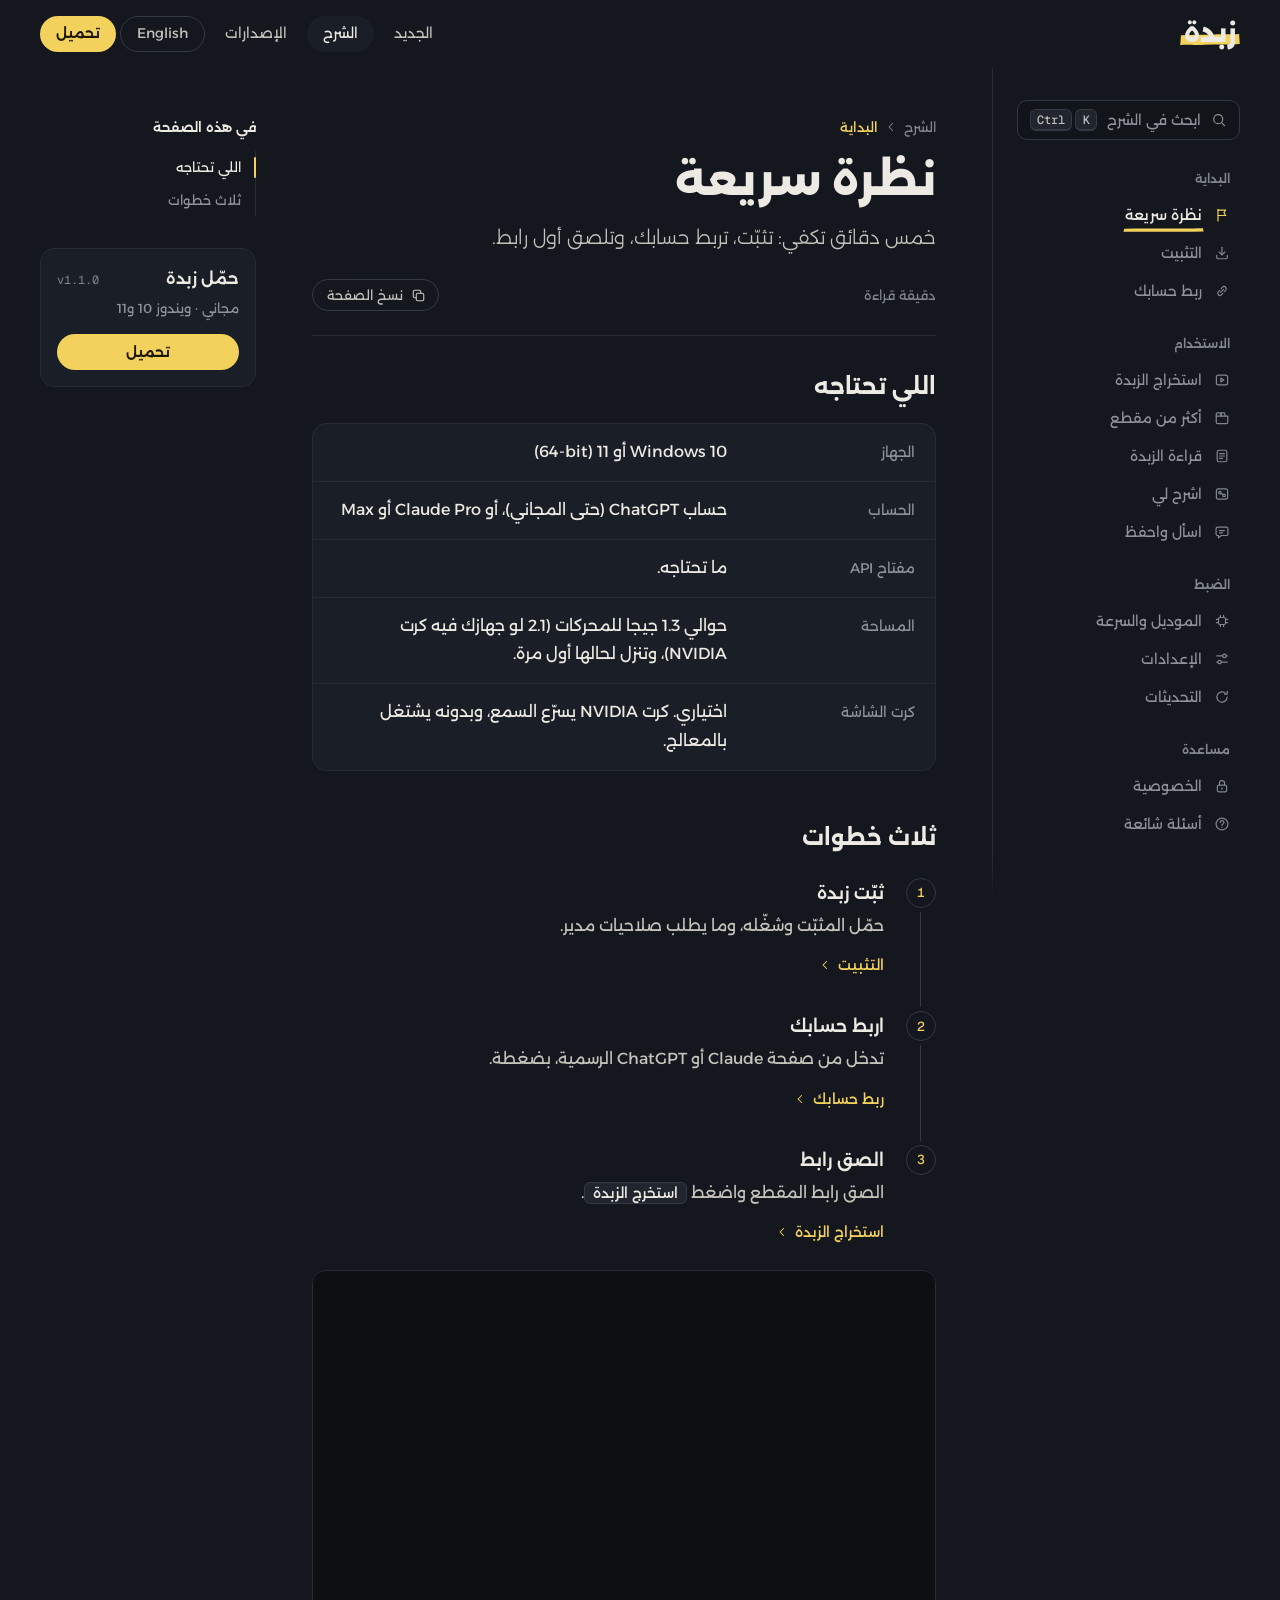
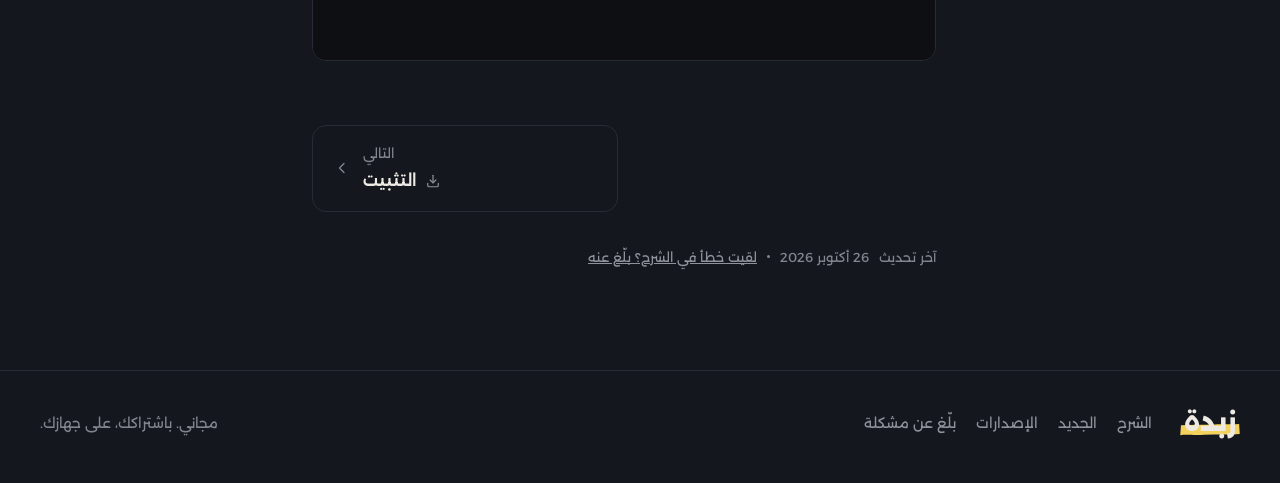
<file: docs.html>
<!doctype html>
<html lang="ar" dir="rtl" data-page-lang="ar">
<head>
  <meta charset="utf-8">
  <meta name="viewport" content="width=device-width, initial-scale=1, viewport-fit=cover">
  <meta name="color-scheme" content="dark">
  <meta name="theme-color" content="#14171d">
  <title>شرح زبدة — التثبيت، ربط ChatGPT أو Claude، و«اشرح لي»</title>
  <meta name="description" content="كيف تثبّت زبدة على ويندوز وتربط حسابك في ChatGPT أو Claude، وتلخّص مقاطع يوتيوب وX وتيك توك، وتقرأ «اشرح لي» بأوقاته ولقطاته، مع الأسئلة الشائعة.">
  <meta name="robots" content="index, follow, max-image-preview:large">
  <meta name="google-site-verification" content="ageKuxoyqyGZByLKAbtSlzBnwXhqYNksD65QgOeIHk8">
  <link rel="canonical" href="https://abugiza.github.io/zubda/docs.html">
  <link rel="alternate" hreflang="ar" href="https://abugiza.github.io/zubda/docs.html">
  <link rel="alternate" hreflang="en" href="https://abugiza.github.io/zubda/en/docs.html">
  <link rel="alternate" hreflang="x-default" href="https://abugiza.github.io/zubda/en/docs.html">
  <link rel="sitemap" type="application/xml" href="https://abugiza.github.io/zubda/sitemap.xml">
  <meta property="og:type" content="website">
  <meta property="og:site_name" content="زبدة">
  <meta property="og:title" content="شرح زبدة — التثبيت، ربط ChatGPT أو Claude، و«اشرح لي»">
  <meta property="og:description" content="كيف تثبّت زبدة على ويندوز وتربط حسابك في ChatGPT أو Claude، وتلخّص مقاطع يوتيوب وX وتيك توك، وتقرأ «اشرح لي» بأوقاته ولقطاته، مع الأسئلة الشائعة.">
  <meta property="og:url" content="https://abugiza.github.io/zubda/docs.html">
  <meta property="og:locale" content="ar_SA">
  <meta property="og:locale:alternate" content="en_US">
  <meta property="og:image" content="https://abugiza.github.io/zubda/assets/og.png">
  <meta property="og:image:width" content="1200">
  <meta property="og:image:height" content="630">
  <meta property="og:image:alt" content="زبدة — لا تشوف المقطع، اقرأ زبدته">
  <meta name="twitter:card" content="summary_large_image">
  <meta name="twitter:title" content="شرح زبدة — التثبيت، ربط ChatGPT أو Claude، و«اشرح لي»">
  <meta name="twitter:description" content="كيف تثبّت زبدة على ويندوز وتربط حسابك في ChatGPT أو Claude، وتلخّص مقاطع يوتيوب وX وتيك توك، وتقرأ «اشرح لي» بأوقاته ولقطاته، مع الأسئلة الشائعة.">
  <meta name="twitter:image" content="https://abugiza.github.io/zubda/assets/og.png">
  <meta name="twitter:image:alt" content="زبدة — لا تشوف المقطع، اقرأ زبدته">
  <script type="application/ld+json">{"@context":"https://schema.org","@graph":[{"@type":"WebSite","@id":"https://abugiza.github.io/zubda/#website","url":"https://abugiza.github.io/zubda/","name":"Zubda","alternateName":"زبدة","inLanguage":["ar","en"],"publisher":{"@id":"https://abugiza.github.io/zubda/#author"}},{"@type":"Person","@id":"https://abugiza.github.io/zubda/#author","name":"ABUGIZA","url":"https://github.com/ABUGIZA"},{"@type":"SoftwareApplication","@id":"https://abugiza.github.io/zubda/#app","name":"Zubda","alternateName":"زبدة","description":"تطبيق ويندوز مجاني: الصق رابط يوتيوب أو X أو تيك توك، وزبدة تسمع المقطع وتشوفه كامل، وتعطيك زبدته بأوقاتها وتشرحه لك بالرسم، بحسابك في ChatGPT أو Claude.","url":"https://abugiza.github.io/zubda/","applicationCategory":"MultimediaApplication","applicationSubCategory":"تلخيص المقاطع","operatingSystem":"Windows 10, Windows 11","downloadUrl":"https://github.com/ABUGIZA/zubda/releases/latest/download/Zubda-Setup.exe","installUrl":"https://github.com/ABUGIZA/zubda/releases/latest/download/Zubda-Setup.exe","image":"https://abugiza.github.io/zubda/assets/og.png","screenshot":"https://abugiza.github.io/zubda/assets/og.png","inLanguage":["ar","en"],"featureList":["تلخيص مقاطع يوتيوب وX وتيك توك وإنستقرام وفيميو، وقوائم التشغيل والقنوات، وملفات الفيديو والصوت","تسمع المقطع وتشوف لقطاته كامل، وتقرأ اللي ظهر على الشاشة وما انقال: كود وإعدادات وأرقام","الزبدة والنقاط الجوهرية، كل نقطة بوقتها ورابط يفتح المقطع عند تلك الثانية","«اشرح لي»: شرح المقطع كأنك شفته، وكل جزء مرسوم بالشكل اللي يوضحه","النص الكامل بأوقاته مع البحث فيه","اسأل المقطع أو مكتبتك كلها، والجواب بالدقيقة","أكثر من مقطع مع بعض، كل واحد في تبويب","حفظ الزبدة Markdown أو PDF","تشتغل بحسابك في ChatGPT (حتى المجاني) أو Claude، بدون مفتاح API"],"softwareRequirements":"Windows 10 أو 11 (64-bit)، وحساب ChatGPT أو Claude","storageRequirements":"حوالي 1.3 جيجا للمحركات (2.1 مع كرت NVIDIA)","isAccessibleForFree":true,"offers":{"@type":"Offer","price":"0","priceCurrency":"USD"},"releaseNotes":"https://abugiza.github.io/zubda/new.html","author":{"@id":"https://abugiza.github.io/zubda/#author"},"publisher":{"@id":"https://abugiza.github.io/zubda/#author"},"softwareVersion":"1.3.4","datePublished":"2026-10-27","fileSize":"35 MB"},{"@type":"WebPage","@id":"https://abugiza.github.io/zubda/docs.html#webpage","url":"https://abugiza.github.io/zubda/docs.html","name":"شرح زبدة — التثبيت، ربط ChatGPT أو Claude، و«اشرح لي»","description":"كيف تثبّت زبدة على ويندوز وتربط حسابك في ChatGPT أو Claude، وتلخّص مقاطع يوتيوب وX وتيك توك، وتقرأ «اشرح لي» بأوقاته ولقطاته، مع الأسئلة الشائعة.","inLanguage":"ar","isPartOf":{"@id":"https://abugiza.github.io/zubda/#website"},"about":{"@id":"https://abugiza.github.io/zubda/#app"},"primaryImageOfPage":{"@type":"ImageObject","url":"https://abugiza.github.io/zubda/assets/og.png","width":1200,"height":630},"dateModified":"2026-10-28","breadcrumb":{"@id":"https://abugiza.github.io/zubda/docs.html#breadcrumb"}},{"@type":"BreadcrumbList","@id":"https://abugiza.github.io/zubda/docs.html#breadcrumb","itemListElement":[{"@type":"ListItem","position":1,"name":"زبدة","item":"https://abugiza.github.io/zubda/"},{"@type":"ListItem","position":2,"name":"الشرح","item":"https://abugiza.github.io/zubda/docs.html"}]},{"@type":"FAQPage","@id":"https://abugiza.github.io/zubda/docs.html#faq","inLanguage":"ar","isPartOf":{"@id":"https://abugiza.github.io/zubda/docs.html#webpage"},"mainEntity":[{"@type":"Question","name":"يقرأ الترجمة بس؟","acceptedAnswer":{"@type":"Answer","text":"لا. ياخذ كلام المقطع (من ترجمته الجاهزة، أو يسمعه بنفسه) ويشوف لقطاته، فيلقط اللي ظهر على الشاشة وما انقال: كود وإعدادات وأرقام ونصوص."}},{"@type":"Question","name":"وش هو «اشرح لي»؟","acceptedAnswer":{"@type":"Answer","text":"شرح قصير للمقطع كأنك شفته، تكتبه زبدة بعد التقرير. كل جزء مرسوم بالشكل اللي يوضحه، وكل نقطة بوقتها. الشرح كامل هنا."}},{"@type":"Question","name":"أقدر أروح للحظة معيّنة في المقطع؟","acceptedAnswer":{"@type":"Answer","text":"إيه. كل وقت في التقرير والشرح رابط يفتح المقطع الأصلي عند تلك الثانية، وشريط المقطع فوق التقرير ينقلك لأي نقطة تضغطها. وفي النص الكامل خانة بحث توريك وين انقالت أي كلمة."}},{"@type":"Question","name":"وش المواقع اللي يقبلها؟","acceptedAnswer":{"@type":"Answer","text":"يوتيوب وX وتيك توك وإنستقرام وفيميو ومواقع أكثر، وروابط قوائم التشغيل والقنوات، وملفات الفيديو والصوت اللي على جهازك."}},{"@type":"Question","name":"ما عندي اشتراك، يشتغل؟","acceptedAnswer":{"@type":"Answer","text":"إيه. اربط حساب ChatGPT المجاني (أو سوّ واحد في chatgpt.com بإيميلك) وزبدة تشتغل كاملة على موديل Luna. الاشتراك يعطيك موديلات أقوى وحد أكبر، لكنه مو شرط."}},{"@type":"Question","name":"ربطت الحساب الغلط، كيف أبدّل؟","acceptedAnswer":{"@type":"Answer","text":"من الإعدادات ← الحساب اضغط «بدّل الحساب». صفحة الدخول تفتح على الحساب المفتوح في متصفحك، فبدّل للحساب الصحيح في الموقع أول. إيميل الحساب وباقته ظاهرين دائماً، فتعرف أي حساب مربوط."}},{"@type":"Question","name":"أقدر أستخدمها بدون أي حساب؟","acceptedAnswer":{"@type":"Answer","text":"إيه، بجزء منها: تنزّل المقطع وتكتب كل كلمة وتلقط المشاهد على جهازك. الزبدة نفسها والنقاط وسؤال المقطع تحتاج الذكاء الاصطناعي، فتنقفل لين تربط حساب. وحساب ChatGPT المجاني يكفي."}},{"@type":"Question","name":"كم يستهلك من حد اشتراكي؟","acceptedAnswer":{"@type":"Answer","text":"يعتمد على طول المقطع. مقطع ربع ساعة يأخذ جزء صغير من حد الخمس ساعات في Claude Max. المؤشر أعلى النافذة يوريك الباقي دائماً."}},{"@type":"Question","name":"ما عندي كرت NVIDIA، يشتغل؟","acceptedAnswer":{"@type":"Answer","text":"إيه. إذا للمقطع ترجمة جاهزة (أغلب يوتيوب) يقرأها مباشرة. وإذا ما له، يسمعه بالمعالج: أبطأ لكنه يشتغل."}},{"@type":"Question","name":"كم ياخذ وقت؟","acceptedAnswer":{"@type":"Answer","text":"مقطع ربع ساعة ياخذ حوالي ثلاث دقائق مع Claude، حسب جهازك والموديل ومستوى التفكير. تقدر تفتح كذا تبويب وتكمل شغلك."}},{"@type":"Question","name":"وصلت حد اشتراكي وأنا ألخّص؟","acceptedAnswer":{"@type":"Answer","text":"ما يضيع شي. زبدة توقف مؤقتاً، توريك متى يرجع الحد، وتكمل لحالها وقتها، بس خلّها مفتوحة. ولو سكّرت الجهاز، المقاطع اللي ما خلصت تكمل أول ما تفتح زبدة."}},{"@type":"Question","name":"يشتغل على ماك أو جوال؟","acceptedAnswer":{"@type":"Answer","text":"حالياً ويندوز 10 و11 فقط."}},{"@type":"Question","name":"المقاطع الخاصة أو المدفوعة؟","acceptedAnswer":{"@type":"Answer","text":"زبدة تقرأ المقاطع العامة. للمقاطع الخاصة نزّلها بطريقتك المشروعة واسحب الملف للنافذة."}},{"@type":"Question","name":"كيف أزيله؟","acceptedAnswer":{"@type":"Answer","text":"من إعدادات ويندوز ← التطبيقات ← Zubda ← إزالة. مكتبتك تبقى في مجلدها لو حبيت ترجع؛ احذف المجلد إذا ما تبيها."}},{"@type":"Question","name":"لقيت مشكلة","acceptedAnswer":{"@type":"Answer","text":"زبدة تكتب لك وش صار وأيش الخطوة الجاية على الشاشة. وإذا ما انحلت، بلّغ عنها هنا."}}]}]}</script>
  <link rel="icon" href="assets/icon.svg" type="image/svg+xml">
  <link rel="stylesheet" href="assets/fonts.css?v=55f2b25">
  <link rel="stylesheet" href="assets/site.css?v=55f2b25">
  <script>document.documentElement.classList.add('js')</script>
</head>
<body data-page="docs">
  <!-- one icon family for the whole guide: 20px grid, 1.5 stroke, round ends -->
  <svg width="0" height="0" style="position:absolute" aria-hidden="true">
    <defs>
      <symbol id="i-start" viewBox="0 0 20 20"><path d="M5 17.5V3"/><path d="M5 3.8h9.6l-2.2 3.4 2.2 3.4H5"/></symbol>
      <symbol id="i-install" viewBox="0 0 20 20"><path d="M10 2.8v9.4"/><path d="M6.4 8.8 10 12.4l3.6-3.6"/><path d="M3.4 12.8v2.4a2 2 0 0 0 2 2h9.2a2 2 0 0 0 2-2v-2.4"/></symbol>
      <symbol id="i-connect" viewBox="0 0 20 20"><path d="m8.2 11.8 3.6-3.6"/><path d="m7.1 9.3-1.8 1.8a2.7 2.7 0 0 0 3.8 3.8l1.8-1.8"/><path d="m12.9 10.7 1.8-1.8a2.7 2.7 0 0 0-3.8-3.8L9.1 6.9"/></symbol>
      <symbol id="i-read" viewBox="0 0 20 20"><rect x="3" y="4" width="14" height="12" rx="2.4"/><path d="m8.6 7.6 3.6 2.4-3.6 2.4Z"/></symbol>
      <symbol id="i-tabs" viewBox="0 0 20 20"><path d="M2.8 7.6h14.4v7.6a1.8 1.8 0 0 1-1.8 1.8H4.6a1.8 1.8 0 0 1-1.8-1.8Z"/><path d="M2.8 7.6V5.2a1.6 1.6 0 0 1 1.6-1.6h3.4l1 4"/><path d="m9.6 7.6-.8-4h4.4l.8 4"/></symbol>
      <symbol id="i-essence" viewBox="0 0 20 20"><rect x="4" y="2.8" width="12" height="14.4" rx="2.2"/><path d="M7 7h6"/><path d="M7 10h6"/><path d="M7 13h3.6"/></symbol>
      <symbol id="i-explain" viewBox="0 0 20 20"><rect x="3" y="3.6" width="14" height="12.8" rx="2.4"/><circle cx="7.4" cy="8.2" r="1.6"/><circle cx="12.6" cy="11.8" r="1.6"/><path d="m8.8 9.1 2.4 1.8"/></symbol>
      <symbol id="i-ask" viewBox="0 0 20 20"><path d="M4.4 4h11.2a1.8 1.8 0 0 1 1.8 1.8v6.8a1.8 1.8 0 0 1-1.8 1.8H9.2l-3.6 2.8v-2.8H4.4a1.8 1.8 0 0 1-1.8-1.8V5.8A1.8 1.8 0 0 1 4.4 4Z"/><path d="M7 8.2h6"/><path d="M7 11h3.6"/></symbol>
      <symbol id="i-model" viewBox="0 0 20 20"><rect x="5.6" y="5.6" width="8.8" height="8.8" rx="1.8"/><path d="M8 3v2.6M12 3v2.6M8 14.4V17M12 14.4V17M3 8h2.6M3 12h2.6M14.4 8H17M14.4 12H17"/></symbol>
      <symbol id="i-settings" viewBox="0 0 20 20"><path d="M3.5 6.2h7.3M15.3 6.2h1.2M3.5 13.8h1.2M9.2 13.8h7.3"/><circle cx="13" cy="6.2" r="2.2"/><circle cx="7" cy="13.8" r="2.2"/></symbol>
      <symbol id="i-updates" viewBox="0 0 20 20"><path d="M16.4 10a6.4 6.4 0 1 1-1.9-4.5"/><path d="M16.6 3v3.4h-3.4"/></symbol>
      <symbol id="i-privacy" viewBox="0 0 20 20"><rect x="4.2" y="8.8" width="11.6" height="8.6" rx="2.2"/><path d="M6.8 8.8V6.6a3.2 3.2 0 0 1 6.4 0v2.2"/><path d="M10 12.2v2"/></symbol>
      <symbol id="i-faq" viewBox="0 0 20 20"><circle cx="10" cy="10" r="7.4"/><path d="M7.8 8a2.3 2.3 0 1 1 3.3 2.1c-.7.3-1.1.8-1.1 1.5v.3"/><path d="M10 14.3v.1"/></symbol>
      <symbol id="i-search" viewBox="0 0 20 20"><circle cx="9" cy="9" r="5.6"/><path d="m13.2 13.2 3.8 3.8"/></symbol>
      <symbol id="i-copy" viewBox="0 0 20 20"><rect x="7" y="7" width="10" height="10" rx="2"/><path d="M13 7V5a2 2 0 0 0-2-2H5a2 2 0 0 0-2 2v6a2 2 0 0 0 2 2h2"/></symbol>
      <symbol id="i-check" viewBox="0 0 20 20"><path d="m4.8 10.4 3.4 3.2L15.2 6.4"/></symbol>
      <symbol id="i-hash" viewBox="0 0 20 20"><path d="M8 3.5 6.6 16.5M13.4 3.5 12 16.5M4 7.6h12.6M3.4 12.4H16"/></symbol>
      <symbol id="i-chev" viewBox="0 0 20 20"><path d="M12.2 5 7.2 10l5 5"/></symbol>
      <symbol id="i-note" viewBox="0 0 20 20"><circle cx="10" cy="10" r="7.4"/><path d="M10 9v4.8"/><path d="M10 6.3v.1"/></symbol>
      <symbol id="i-warn" viewBox="0 0 20 20"><path d="M8.6 3.6a1.6 1.6 0 0 1 2.8 0l6.1 10.8a1.6 1.6 0 0 1-1.4 2.4H3.9a1.6 1.6 0 0 1-1.4-2.4Z"/><path d="M10 8v3.6"/><path d="M10 14v.1"/></symbol>
      <symbol id="i-safe" viewBox="0 0 20 20"><path d="M10 2.6 16 5v4.8c0 3.6-2.5 6.3-6 7.6-3.5-1.3-6-4-6-7.6V5Z"/><path d="m7.4 10 1.9 1.9 3.4-3.6"/></symbol>
      <symbol id="i-lock" viewBox="0 0 20 20"><rect x="4.5" y="8.5" width="11" height="8" rx="2"/><path d="M7 8.5V6.5a3 3 0 0 1 6 0v2"/></symbol>
      <symbol id="i-tip" viewBox="0 0 20 20"><path d="M7.6 14.6h4.8M8.2 17.2h3.6"/><path d="M10 2.6a5.2 5.2 0 0 0-3.1 9.4c.6.4.9 1 .9 1.7v.9h4.4v-.9c0-.7.3-1.3.9-1.7A5.2 5.2 0 0 0 10 2.6Z"/></symbol>
      <symbol id="i-menu" viewBox="0 0 20 20"><path d="M3.5 6h13M3.5 10h13M3.5 14h8"/></symbol>
      <symbol id="i-close" viewBox="0 0 20 20"><path d="m5 5 10 10M15 5 5 15"/></symbol>
      <symbol id="i-device" viewBox="0 0 20 20"><rect x="2.6" y="3.6" width="14.8" height="10" rx="1.8"/><path d="M7 17h6M10 13.6V17"/></symbol>
      <symbol id="i-out" viewBox="0 0 20 20"><path d="M10 12.6V3.2"/><path d="M6.6 6.6 10 3.2l3.4 3.4"/><path d="M4 11.4v3.8a1.8 1.8 0 0 0 1.8 1.8h8.4a1.8 1.8 0 0 0 1.8-1.8v-3.8"/></symbol>
      <symbol id="i-lang" viewBox="0 0 20 20"><circle cx="10" cy="10" r="7.4"/><path d="M2.8 10h14.4"/><path d="M10 2.6c2 2 3 4.5 3 7.4s-1 5.4-3 7.4c-2-2-3-4.5-3-7.4s1-5.4 3-7.4Z"/></symbol>
      <symbol id="i-user" viewBox="0 0 20 20"><circle cx="10" cy="7" r="3.4"/><path d="M3.8 17a6.2 6.2 0 0 1 12.4 0"/></symbol>
      <symbol id="i-wave" viewBox="0 0 20 20"><path d="M3 10h1.6M6.2 6.6v6.8M9.4 3.8v12.4M12.6 6.6v6.8M15.8 9v2"/></symbol>
      <symbol id="i-gear" viewBox="0 0 20 20"><circle cx="10" cy="10" r="2.6"/><path d="M10 2.8v2M10 15.2v2M2.8 10h2M15.2 10h2M4.9 4.9l1.4 1.4M13.7 13.7l1.4 1.4M4.9 15.1l1.4-1.4M13.7 6.3l1.4-1.4"/></symbol>
      <symbol id="i-look" viewBox="0 0 20 20"><rect x="2.8" y="3.6" width="14.4" height="12.8" rx="1.8"/><path d="M10 3.6v12.8M2.8 7.4H10"/></symbol>
      <symbol id="i-folder" viewBox="0 0 20 20"><path d="M2.8 6.2V5a1.6 1.6 0 0 1 1.6-1.6h3.2l1.6 2h6.4a1.6 1.6 0 0 1 1.6 1.6v8a1.6 1.6 0 0 1-1.6 1.6H4.4A1.6 1.6 0 0 1 2.8 15Z"/><path d="M2.8 8.2h14.4"/></symbol>
      <symbol id="i-file" viewBox="0 0 20 20"><path d="M5.6 2.8h6l3.6 3.6v9a1.8 1.8 0 0 1-1.8 1.8H5.6a1.8 1.8 0 0 1-1.8-1.8V4.6a1.8 1.8 0 0 1 1.8-1.8Z"/><path d="M11.4 2.8v3.8h3.8"/></symbol>
    </defs>
  </svg>

  <header class="nav" data-nav>
    <div class="wrap-w">
      <a class="mark" href="./" aria-label="Zubda"><span>زبدة</span></a>
      <nav class="links">
        <a href="new.html" data-t="nav_new" class="hide-sm" data-here="new">الجديد</a>
        <a href="docs.html" data-t="nav_docs" class="hide-sm" data-here="docs">الشرح</a>
        <a href="https://github.com/ABUGIZA/zubda/releases" data-t="nav_releases" class="hide-sm">الإصدارات</a>
        <a class="lang" href="https://abugiza.github.io/zubda/en/docs.html" hreflang="en" lang="en" data-lang>English</a>
        <a class="btn primary small" href="https://github.com/ABUGIZA/zubda/releases/latest/download/Zubda-Setup.exe" data-t="nav_get">تحميل</a>
      </nav>
    </div>
  </header>

  <!-- phone: where you are, the pages, and search -->
  <div class="dbar" data-dbar>
    <button type="button" class="dbar-pg" data-menu aria-expanded="false"><svg class="ic"><use href="#i-menu"/></svg><span data-dbar-grp></span><svg class="ic sep"><use href="#i-chev"/></svg><b data-dbar-pg></b></button>
    <button type="button" class="dbar-find" data-find data-t-label="g_find" aria-label="ابحث في الشرح"><svg class="ic"><use href="#i-search"/></svg></button>
  </div>

  <div class="dk wrap-w">
    <aside class="side" data-side>
      <button type="button" class="find" data-find>
        <svg class="ic"><use href="#i-search"/></svg><span data-t="g_find">ابحث في الشرح</span>
        <span class="keys" dir="ltr"><kbd>Ctrl</kbd><kbd>K</kbd></span>
      </button>
      <nav class="tree" aria-label="الشرح" data-t-label="nav_docs">
        <div class="grp">
          <span class="grp-h" data-t="g_grp_start">البداية</span>
          <a href="#start"><svg class="ic"><use href="#i-start"/></svg><span data-t="g_start">نظرة سريعة</span></a>
          <a href="#install"><svg class="ic"><use href="#i-install"/></svg><span data-t="g_install">التثبيت</span></a>
          <a href="#connect"><svg class="ic"><use href="#i-connect"/></svg><span data-t="g_connect">ربط حسابك</span></a>
        </div>
        <div class="grp">
          <span class="grp-h" data-t="g_grp_use">الاستخدام</span>
          <a href="#read"><svg class="ic"><use href="#i-read"/></svg><span data-t="g_read">استخراج الزبدة</span></a>
          <a href="#tabs"><svg class="ic"><use href="#i-tabs"/></svg><span data-t="g_tabs">أكثر من مقطع</span></a>
          <a href="#essence"><svg class="ic"><use href="#i-essence"/></svg><span data-t="g_essence">قراءة الزبدة</span></a>
          <a href="#explain"><svg class="ic"><use href="#i-explain"/></svg><span data-t="g_explain">اشرح لي</span></a>
          <a href="#ask"><svg class="ic"><use href="#i-ask"/></svg><span data-t="g_ask">اسأل واحفظ</span></a>
        </div>
        <div class="grp">
          <span class="grp-h" data-t="g_grp_tune">الضبط</span>
          <a href="#model"><svg class="ic"><use href="#i-model"/></svg><span data-t="g_model">الموديل والسرعة</span></a>
          <a href="#settings"><svg class="ic"><use href="#i-settings"/></svg><span data-t="g_settings">الإعدادات</span></a>
          <a href="#updates"><svg class="ic"><use href="#i-updates"/></svg><span data-t="g_updates">التحديثات</span></a>
        </div>
        <div class="grp">
          <span class="grp-h" data-t="g_grp_help">مساعدة</span>
          <a href="#privacy"><svg class="ic"><use href="#i-privacy"/></svg><span data-t="g_privacy">الخصوصية</span></a>
          <a href="#faq"><svg class="ic"><use href="#i-faq"/></svg><span data-t="g_faq">أسئلة شائعة</span></a>
        </div>
      </nav>
    </aside>

    <main class="pages" data-pages>
      <!-- ============================================================ start -->
      <section class="pg" id="start" data-grp="g_grp_start" data-ic="i-start">
        <header class="pg-head">
          <p class="crumb"><span data-t="nav_docs">الشرح</span><svg class="ic"><use href="#i-chev"/></svg><span data-t="g_grp_start">البداية</span></p>
          <h1 data-t="g_start">نظرة سريعة</h1>
          <p class="pg-lede" data-t="g_start_l">خمس دقائق تكفي: تثبّت، تربط حسابك، وتلصق أول رابط.</p>
          <div class="pg-meta"><span class="mins" data-mins></span><button type="button" class="cp" data-copy><svg class="ic"><use href="#i-copy"/></svg><span data-t="g_copy">نسخ الصفحة</span></button></div>
        </header>
        <div class="pg-body">
          <h2 id="start-need" data-t="g_need">اللي تحتاجه</h2>
          <dl class="kv">
            <div><dt data-t="g_need_os_k">الجهاز</dt><dd data-t="g_need_os" data-html>Windows 10 أو 11 (<bdi dir="ltr">64-bit</bdi>)</dd></div>
            <div><dt data-t="g_need_plan_k">الحساب</dt><dd data-t="g_need_plan" data-html>حساب <bdi>ChatGPT</bdi> (حتى المجاني)، أو <bdi>Claude Pro</bdi> أو <bdi>Max</bdi></dd></div>
            <div><dt data-t="g_need_key_k">مفتاح API</dt><dd data-t="g_need_key">ما تحتاجه.</dd></div>
            <div><dt data-t="g_need_space_k">المساحة</dt><dd data-t="g_need_space">حوالي 1.3 جيجا للمحركات (2.1 لو جهازك فيه كرت NVIDIA)، وتنزل لحالها أول مرة.</dd></div>
            <div><dt data-t="g_need_gpu_k">كرت الشاشة</dt><dd data-t="g_need_gpu" data-html>اختياري. كرت <bdi>NVIDIA</bdi> يسرّع السمع، وبدونه يشتغل بالمعالج.</dd></div>
          </dl>

          <h2 id="start-steps" data-t="g_three">ثلاث خطوات</h2>
          <ol class="steps">
            <li><h3 data-t="g_q1">ثبّت زبدة</h3><p data-t="g_q1p">حمّل المثبّت وشغّله، وما يطلب صلاحيات مدير.</p><a class="go" href="#install"><span data-t="g_install">التثبيت</span><svg class="ic"><use href="#i-chev"/></svg></a></li>
            <li><h3 data-t="g_q2">اربط حسابك</h3><p data-t="g_q2p">تدخل من صفحة Claude أو ChatGPT الرسمية، بضغطة.</p><a class="go" href="#connect"><span data-t="g_connect">ربط حسابك</span><svg class="ic"><use href="#i-chev"/></svg></a></li>
            <li><h3 data-t="g_q3">الصق رابط</h3><p data-t="g_q3p" data-html>الصق رابط المقطع واضغط <span class="ui">استخرج الزبدة</span>.</p><a class="go" href="#read"><span data-t="g_read">استخراج الزبدة</span><svg class="ic"><use href="#i-chev"/></svg></a></li>
          </ol>
          <figure class="clipbox"><video data-demo="youtube" autoplay muted loop playsinline disablepictureinpicture preload="none"></video></figure>
        </div>
      </section>

      <!-- ============================================================ install -->
      <section class="pg" id="install" data-grp="g_grp_start" data-ic="i-install">
        <header class="pg-head">
          <p class="crumb"><span data-t="nav_docs">الشرح</span><svg class="ic"><use href="#i-chev"/></svg><span data-t="g_grp_start">البداية</span></p>
          <h1 data-t="g_install">التثبيت</h1>
          <p class="pg-lede" data-t="g_install_l">مثبّت واحد بدون صلاحيات مدير، ويجهّز الباقي لحاله.</p>
          <div class="pg-meta"><span class="mins" data-mins></span><button type="button" class="cp" data-copy><svg class="ic"><use href="#i-copy"/></svg><span data-t="g_copy">نسخ الصفحة</span></button></div>
        </header>
        <div class="pg-body">
          <h2 id="install-steps" data-t="g_i_steps">الخطوات</h2>
          <ol class="steps">
            <li><h3 data-t="g_i1">حمّل المثبّت</h3><p data-t="g_i1p" data-html>حمّل <b dir="ltr">Zubda-Setup.exe</b> من زر التحميل أعلى الصفحة.</p></li>
            <li><h3 data-t="g_i2">شغّله، وتخطّ تحذير ويندوز</h3><p data-t="g_i2p" data-html>ويندوز يعرض تحذير <bdi>SmartScreen</bdi> لأن زبدة ما عليه شهادة توقيع مدفوعة. اضغط <span class="ui">مزيد من المعلومات</span> ثم <span class="ui">تشغيل على أي حال</span>.</p>
              <div class="ss-stage">
                <div class="ss" id="ss" aria-hidden="true">
                  <h4 data-t="ss_title">قام Windows بحماية الكمبيوتر</h4>
                  <p data-t="ss_body">منع Microsoft Defender SmartScreen تطبيقاً غير معروف من البدء.</p>
                  <span class="more" data-ss-more data-t="ss_more">مزيد من المعلومات</span>
                  <div class="info"><span data-t="ss_app">التطبيق:</span> Zubda-Setup.exe<br><span data-t="ss_pub">الناشر:</span> <span data-t="ss_unknown">ناشر غير معروف</span></div>
                  <div class="bar"><span class="run" data-ss-run data-t="ss_run">تشغيل على أي حال</span><span data-t="ss_no">عدم التشغيل</span></div>
                  <svg class="cur" viewBox="0 0 26 26"><path d="M5 3l15 9.2-6.6 1.6 3.9 7.4-3 1.5-3.9-7.5L5 20Z" fill="#fff" stroke="#111" stroke-width="1.6" stroke-linejoin="round"/></svg>
                  <span class="ring" data-ss-ring></span>
                </div>
              </div>
            </li>
            <li><h3 data-t="g_i3">خلّه يجهّز</h3><p data-t="g_i3p">أول مرة ينزّل محرك التطبيق (حوالي 400 ميجا)، ويأخذ دقائق حسب سرعة الإنترنت.</p></li>
            <li><h3 data-t="g_i4">افتح زبدة</h3><p data-t="g_i4p">من قائمة ابدأ أو من سطح المكتب.</p></li>
          </ol>

          <h2 id="install-first" data-t="g_i_first">أول تشغيل</h2>
          <p data-t="g_i_first_p">أول ما تفتح زبدة، ينزّل محركين لحاله وتشوف تقدّمهم في الإعدادات:</p>
          <dl class="kv">
            <div><dt data-t="g_eng_listen_k">محرك السمع</dt><dd data-t="g_eng_listen">حوالي 0.8 جيجا، أو 1.6 لو جهازك فيه كرت NVIDIA. يسمع المقطع ويكتب كلامه.</dd></div>
            <div><dt data-t="g_eng_yt_k">محرك يوتيوب</dt><dd data-t="g_eng_yt">ينزّل المقاطع من يوتيوب والمواقع الثانية.</dd></div>
          </dl>
          <div class="co"><svg class="ic"><use href="#i-tip"/></svg><div><b class="co-h" data-t="g_tip">معلومة</b><p data-t="g_i_retry" data-html>لو تعطّل تنزيل محرك، تقدر تعيده من <span class="ui">الإعدادات</span> ← <span class="ui">المحركات</span>.</p></div></div>
        </div>
      </section>

      <!-- ============================================================ connect -->
      <section class="pg" id="connect" data-grp="g_grp_start" data-ic="i-connect">
        <header class="pg-head">
          <p class="crumb"><span data-t="nav_docs">الشرح</span><svg class="ic"><use href="#i-chev"/></svg><span data-t="g_grp_start">البداية</span></p>
          <h1 data-t="g_connect">ربط حسابك</h1>
          <p class="pg-lede" data-t="g_connect_l">زبدة ما تبيع شي ولا تطلب مفتاح API: تشتغل بحسابك أنت — وحساب ChatGPT المجاني يكفي.</p>
          <div class="pg-meta"><span class="mins" data-mins></span><button type="button" class="cp" data-copy><svg class="ic"><use href="#i-copy"/></svg><span data-t="g_copy">نسخ الصفحة</span></button></div>
        </header>
        <div class="pg-body">
          <h2 id="connect-plans" data-t="g_c_plans">أي حساب؟</h2>
          <div class="tbl"><table>
            <thead><tr><th data-t="g_c_th1">الحساب</th><th data-t="g_c_th2">الباقة</th><th data-t="g_c_th3">وش تثبّت زبدة</th></tr></thead>
            <tbody>
              <tr><td><span class="prov"><img src="assets/claude.svg" alt="">Claude</span></td><td><bdi>Pro</bdi> · <bdi>Max</bdi></td><td data-t="g_c_tool1" data-html>أداة <bdi>Claude Code</bdi> الرسمية</td></tr>
              <tr><td><span class="prov"><img src="assets/openai.svg" alt="">ChatGPT</span></td><td><bdi>Free</bdi> · <bdi>Go</bdi> · <bdi>Plus</bdi> · <bdi>Pro</bdi></td><td data-t="g_c_tool2" data-html>أداة <bdi>Codex</bdi> الرسمية</td></tr>
            </tbody>
          </table></div>
          <p data-t="g_c_free" data-html><b>ما عندك اشتراك؟</b> اربط <bdi>ChatGPT</bdi> بحسابك المجاني: زبدة تشتغل كاملة على موديل <bdi>Luna</bdi> وما تدفع شي. ما عندك حساب أصلاً؟ سوّ واحد مجاني في <bdi>chatgpt.com</bdi> بإيميلك، بدون بطاقة. المجاني حدّه أصغر، وفي مقطع ربع ساعة طلّع 22 نقطة جوهرية مقابل 30 مع <bdi>Claude Opus</bdi>. أما <bdi>Claude</bdi> المجاني فما يشمل <bdi>Claude Code</bdi>، فيحتاج <bdi>Pro</bdi> أو أعلى.</p>
          <p data-t="g_c_both">تقدر تربط الاثنين وتبدّل بينهم من الإعدادات.</p>

          <h2 id="connect-steps" data-t="g_c_how">كيف يتم الربط</h2>
          <p data-t="g_c_how_p">أول تشغيل يسألك بأي لغة تبي التطبيق والزبدة، ويعرّفك بزبدة في ثلاث شاشات، ثم يسألك سؤال واحد: «تربط حسابك؟». بعدها تشوف كل خطوة بوقتها:</p>
          <div class="connect" id="connect-live" aria-hidden="true">
            <div class="cn-head"><span class="logo"><img src="assets/claude.svg" alt=""></span><div><b>Claude</b><small data-t="claude_d">اشتراك Pro أو Max</small></div><span class="cn-time mono" data-clock>0:00</span></div>
            <ol class="crail">
              <li data-s="0"><i data-bar></i><div><b data-t="cs_dl">تنزيل أداة Claude الرسمية</b><small><bdi data-mb>0 / 270 MB</bdi></small></div></li>
              <li data-s="1"><i></i><div><b data-t="cs_setup">تجهيز الأداة على جهازك</b><small data-t="cs_setup_d">ثواني وتخلص</small></div></li>
              <li data-s="2"><i></i><div><b data-t="cs_signin">تسجيل الدخول في المتصفح</b><small data-t="cs_signin_d">وافق في الصفحة اللي انفتحت، وارجع هنا.</small><span class="reopen" data-t="cs_reopen">ما انفتحت؟ افتحها مرة ثانية</span></div></li>
              <li data-s="3"><i></i><div><b data-t="cs_plan">التأكد من اشتراكك</b><small><bdi>Max</bdi></small></div></li>
            </ol>
            <div class="cn-done"><svg viewBox="0 0 20 20" fill="none" stroke="currentColor" stroke-width="1.8" stroke-linecap="round" stroke-linejoin="round" aria-hidden="true"><path d="m5 10.4 3.2 3.1L15 6.5"/></svg><span data-t="cs_ok">تم الربط</span></div>
          </div>
          <p data-t="g_c_reopen" data-html>صفحة الدخول ما انفتحت؟ اضغط <span class="ui">افتحها مرة ثانية</span>.</p>
          <div class="co safe"><svg class="ic"><use href="#i-safe"/></svg><div><b class="co-h" data-t="g_safe">أمان</b><p data-t="g_c_safe">الدخول يتم في صفحة الشركة الرسمية، وكلمة سرّك ما تمر على زبدة.</p></div></div>

          <h2 id="connect-after" data-t="g_c_after">بعد الربط</h2>
          <p data-t="g_c_after_p" data-html>يطلع لك إيميل الحساب اللي انربط وباقته، مع سؤال: <span class="ui">هو اللي تبغاه؟</span> تأكد منه، خصوصاً لو عندك أكثر من حساب. بعدها تختار الموديل، والافتراضي محدد لك من البداية.</p>

          <h2 id="connect-switch" data-t="g_c_sw">بدّل الحساب أو اطلع منه</h2>
          <p data-t="g_c_sw_p" data-html>إيميل الحساب المربوط وباقته ظاهرين دائماً في <span class="ui">الإعدادات ← الحساب</span>. ربطت حساب غير اللي فيه اشتراكك؟ اضغط <span class="ui">بدّل الحساب</span>. صفحة الدخول تفتح على الحساب المفتوح في متصفحك، فلو تبغى غيره افتح <bdi>chatgpt.com</bdi> أو <bdi>claude.ai</bdi> وبدّل له هناك، ثم ارجع واضغط <span class="ui">كمّل</span>.</p>
          <div class="co"><svg class="ic"><use href="#i-tip"/></svg><div><b class="co-h" data-t="g_tip">معلومة</b><p data-t="g_c_sw_t" data-html><span class="ui">اطلع</span> يطلّع زبدة فقط. حسابك في المتصفح، وبرامج مثل <bdi>Claude Code</bdi> أو <bdi>Codex</bdi> لو عندك، ما تتأثر، ومكتبتك تبقى كما هي.</p></div></div>

          <h2 id="connect-none" data-t="g_c_none">بدون حساب</h2>
          <p data-t="g_c_none_p">تقدر تستخدم زبدة بدون أي حساب، بجزء منها: تنزّل المقطع، وتكتب كل كلمة انقالت بوقتها، وتلقط كل مشهد تغيّر في الشاشة. كل هذا على جهازك. اللي يحتاج فهم يسويه الذكاء الاصطناعي في حسابك، فينقفل لين تربط:</p>
          <ul class="secs">
            <li><svg class="ic"><use href="#i-essence"/></svg><b data-t="g_lk1">الزبدة والنقاط المهمة</b><p data-t="g_lk1p">يكتبها الذكاء الاصطناعي: هو اللي يفهم الكلام والصور، ويختار المهم ويرتّبه لك.</p></li>
            <li><svg class="ic"><use href="#i-check"/></svg><b data-t="g_lk2">يستاهل وقتك؟</b><p data-t="g_lk2p">الحكم يحتاج أحد فهم المقطع كله، مو بس سمعه.</p></li>
            <li><svg class="ic"><use href="#i-device"/></svg><b data-t="g_lk3">قراءة الشاشات</b><p data-t="g_lk3p">الكود والأرقام والروابط اللي ظهرت، يقرأها الذكاء الاصطناعي ويشرحها.</p></li>
            <li><svg class="ic"><use href="#i-ask"/></svg><b data-t="g_lk4">اسأل المقطع ومكتبتك</b><p data-t="g_lk4p">الجواب يحتاج أحد يفهم سؤالك ويدوّر عليه في الكلام والمشاهد.</p></li>
          </ul>
          <p data-t="g_c_none_after" data-html>لما تربط حساب، افتح المقطع واضغط <span class="ui">كمّل الزبدة الحين</span>: يكمل من حيث وقف، بدون ما ينزّل المقطع أو يسمعه من جديد.</p>
          <a class="go" href="#model"><span data-t="g_model">الموديل والسرعة</span><svg class="ic"><use href="#i-chev"/></svg></a>
        </div>
      </section>

      <!-- ============================================================ read -->
      <section class="pg" id="read" data-grp="g_grp_use" data-ic="i-read">
        <header class="pg-head">
          <p class="crumb"><span data-t="nav_docs">الشرح</span><svg class="ic"><use href="#i-chev"/></svg><span data-t="g_grp_use">الاستخدام</span></p>
          <h1 data-t="g_read">استخراج الزبدة</h1>
          <p class="pg-lede" data-t="g_read_l">رابط واحد يكفي، والباقي على زبدة.</p>
          <div class="pg-meta"><span class="mins" data-mins></span><button type="button" class="cp" data-copy><svg class="ic"><use href="#i-copy"/></svg><span data-t="g_copy">نسخ الصفحة</span></button></div>
        </header>
        <div class="pg-body">
          <h2 id="read-paste" data-t="g_r_paste">الصق الرابط</h2>
          <p data-t="g_r_paste_p" data-html>الصق الرابط في الخانة واضغط <span class="ui">استخرج الزبدة</span>، أو اضغط <kbd>Ctrl</kbd> <kbd>V</kbd> في أي مكان بالنافذة ويبدأ مباشرة.</p>
          <p data-t="g_r_clip" data-html>نسخت رابط مقطع من مكان ثاني؟ أول ما ترجع لزبدة تسألك <span class="ui">تلخّصه؟</span> وضغطة وحدة تكفي.</p>

          <h2 id="read-sources" data-t="g_r_src">وش يقبل</h2>
          <ul class="plats">
            <li><svg viewBox="0 0 24 24" aria-hidden="true"><rect x="1.5" y="5" width="21" height="14" rx="4" fill="#FF0033"/><path d="M10 9v6l5.2-3Z" fill="#fff"/></svg>YouTube</li>
            <li><svg viewBox="0 0 24 24" aria-hidden="true"><path fill="currentColor" d="M18.244 2.25h3.308l-7.227 8.26 8.502 11.24H16.17l-5.214-6.817L4.99 21.75H1.68l7.73-8.835L1.254 2.25H8.08l4.713 6.231zm-1.161 17.52h1.833L7.084 4.126H5.117z"/></svg>X</li>
            <li><svg viewBox="0 0 24 24" aria-hidden="true"><path fill="currentColor" d="M16.8 3.2h-2.9v12.1a2.7 2.7 0 1 1-1.9-2.6V9.7a5.7 5.7 0 1 0 4.8 5.6V9.2a7.1 7.1 0 0 0 4.1 1.3V7.6a4.1 4.1 0 0 1-4.1-4.4Z"/></svg>TikTok</li>
            <li><svg viewBox="0 0 24 24" fill="none" stroke="currentColor" stroke-width="2" aria-hidden="true"><rect x="3" y="3" width="18" height="18" rx="5.5"/><circle cx="12" cy="12" r="4.2"/><circle cx="17.4" cy="6.6" r=".6" fill="currentColor"/></svg>Instagram</li>
            <li><svg viewBox="0 0 24 24" aria-hidden="true"><path fill="currentColor" d="M22 7.4c-.1 2-1.5 4.7-4.2 8.2-2.8 3.6-5.1 5.4-7.1 5.4-1.2 0-2.2-1.1-3-3.3L6.1 12c-.6-2.2-1.2-3.3-1.9-3.3-.1 0-.7.3-1.6 1L1.6 8.4 4.6 5.8c1.3-1.2 2.3-1.8 3-1.8 1.6-.2 2.6.9 3 3.3.4 2.6.7 4.2.9 4.8.5 2.1 1 3.2 1.5 3.2.4 0 1.1-.7 1.9-2 .9-1.3 1.3-2.4 1.4-3.1.1-1.2-.4-1.8-1.4-1.8-.5 0-1 .1-1.5.3 1-3.3 2.9-4.9 5.7-4.8 2.1.1 3.1 1.4 3 4Z"/></svg>Vimeo</li>
            <li class="more" data-t="g_r_more" dir="auto">ومواقع أكثر</li>
          </ul>
          <div class="tbl"><table>
            <thead><tr><th data-t="g_r_th1">تضيف</th><th data-t="g_r_th2">زبدة تسوي</th></tr></thead>
            <tbody>
              <tr><td data-t="g_r_k1">رابط مقطع</td><td data-t="g_r_v1">تطلّع زبدته.</td></tr>
              <tr><td data-t="g_r_k2">رابط قائمة تشغيل</td><td data-t="g_r_v2">تضيف كل مقاطعها.</td></tr>
              <tr><td data-t="g_r_k3">رابط قناة</td><td data-t="g_r_v3">تضيف آخر عشرة مقاطع.</td></tr>
              <tr><td data-t="g_r_k4">ملف فيديو أو صوت</td><td data-t="g_r_v4">اسحبه للنافذة، وتقرأه مثل أي مقطع.</td></tr>
            </tbody>
          </table></div>
          <p data-t="g_r_skip">المقاطع اللي حللتها قبل تتخطاها، فما تتكرر.</p>

          <h2 id="read-stages" data-t="g_r_stages">المراحل</h2>
          <ol class="flow">
            <li data-t="g_s1">تنزيل</li><li data-t="g_s2">سماع ومشاهدة</li><li data-t="g_s3">فهم</li><li data-t="g_s4">كتابة الزبدة</li><li data-t="g_s5">تدقيق</li>
          </ol>
          <p data-t="g_r_bg">تشوف كل مرحلة وهي تشتغل، وتقدر تتنقل في التطبيق وهو يكمل في الخلفية.</p>
          <figure class="clipbox"><video data-demo="youtube" autoplay muted loop playsinline disablepictureinpicture preload="none"></video></figure>
        </div>
      </section>

      <!-- ============================================================ tabs -->
      <section class="pg" id="tabs" data-grp="g_grp_use" data-ic="i-tabs">
        <header class="pg-head">
          <p class="crumb"><span data-t="nav_docs">الشرح</span><svg class="ic"><use href="#i-chev"/></svg><span data-t="g_grp_use">الاستخدام</span></p>
          <h1 data-t="g_tabs">أكثر من مقطع</h1>
          <p class="pg-lede" data-t="g_tabs_l">كل مقطع في تبويب، مثل المتصفح.</p>
          <div class="pg-meta"><span class="mins" data-mins></span><button type="button" class="cp" data-copy><svg class="ic"><use href="#i-copy"/></svg><span data-t="g_copy">نسخ الصفحة</span></button></div>
        </header>
        <div class="pg-body">
          <h2 id="tabs-open" data-t="g_t_open">افتح تبويب</h2>
          <p data-t="g_t_open_p" data-html>فوق النافذة شريط تبويبات. اضغط <span class="ui">+</span> لتبويب جديد، والصق فيه رابط من أي منصة.</p>
          <dl class="keyt">
            <div><dt dir="ltr"><kbd>Ctrl</kbd><kbd>T</kbd></dt><dd data-t="g_k_t">تبويب جديد</dd></div>
            <div><dt dir="ltr"><kbd>Ctrl</kbd><kbd>V</kbd></dt><dd data-t="g_k_v">الصق الرابط وابدأ</dd></div>
            <div><dt dir="ltr"><kbd>Ctrl</kbd><kbd>W</kbd></dt><dd data-t="g_k_w">سكّر التبويب</dd></div>
            <div><dt><kbd class="wide" data-t="g_k_mid">ضغطة العجلة</kbd></dt><dd data-t="g_k_w2">سكّر التبويب</dd></div>
          </dl>
          <p data-t="g_t_close">تسكير التبويب ما يوقف المقطع، وزبدته تنتظرك في المكتبة.</p>

          <h2 id="tabs-state" data-t="g_t_state">حالة كل تبويب</h2>
          <ul class="legend">
            <li><svg class="tst" viewBox="0 0 20 20" aria-hidden="true"><circle cx="10" cy="10" r="7" fill="none" stroke="var(--line-2)" stroke-width="2"/><circle class="arc" cx="10" cy="10" r="7" fill="none" stroke="var(--butter)" stroke-width="2" stroke-linecap="round" pathLength="100" stroke-dasharray="62 100" transform="rotate(-90 10 10)"/></svg><b data-t="g_st_run">يشتغل</b><span data-t="g_st_run_p">الدائرة تمتلي مع التقدّم.</span></li>
            <li><svg class="tst" viewBox="0 0 20 20" aria-hidden="true"><circle cx="10" cy="10" r="7" fill="none" stroke="var(--ink-3)" stroke-width="2" stroke-dasharray="3 3.3"/></svg><b data-t="g_st_wait">ينتظر دوره</b><span data-t="g_st_wait_p">دائرة متقطعة، ويبدأ أول ما يفضى مكان.</span></li>
            <li><svg class="tst" viewBox="0 0 20 20" aria-hidden="true"><circle cx="10" cy="10" r="8" fill="var(--butter)"/><path d="m6.4 10.2 2.4 2.3 4.8-5" fill="none" stroke="var(--butter-ink)" stroke-width="1.9" stroke-linecap="round" stroke-linejoin="round"/></svg><b data-t="g_st_done">خلص</b><span data-t="g_st_done_p">علامة صح، والزبدة جاهزة.</span></li>
          </ul>

          <h2 id="tabs-load" data-t="g_t_load">كم مقطع مع بعض</h2>
          <p data-t="g_t_load_p" data-html>الافتراضي مقطعين مع بعض، والباقي ينتظر دوره. تقدر تخليه واحد أو ثلاثة من <span class="ui">الإعدادات</span> ← <span class="ui">الموديل</span>.</p>
          <div class="co warn"><svg class="ic"><use href="#i-warn"/></svg><div><b class="co-h" data-t="g_warn">انتبه</b><p data-t="g_t_load_w">كل مقطع زيادة يشغّل جهازك أكثر شوي (المعالج والذاكرة وكرت الشاشة) ويصرف من حدّ اشتراكك أسرع. الخطوات الثقيلة على جهازك تمشي بالدور عشان ما يثقل.</p></div></div>
        </div>
      </section>

      <!-- ============================================================ essence -->
      <section class="pg" id="essence" data-grp="g_grp_use" data-ic="i-essence">
        <header class="pg-head">
          <p class="crumb"><span data-t="nav_docs">الشرح</span><svg class="ic"><use href="#i-chev"/></svg><span data-t="g_grp_use">الاستخدام</span></p>
          <h1 data-t="g_essence">قراءة الزبدة</h1>
          <p class="pg-lede" data-t="g_essence_l">تقرير واحد يقول لك هل يستاهل المشاهدة، ووش فيه، ووين تلقاه.</p>
          <div class="pg-meta"><span class="mins" data-mins></span><button type="button" class="cp" data-copy><svg class="ic"><use href="#i-copy"/></svg><span data-t="g_copy">نسخ الصفحة</span></button></div>
        </header>
        <div class="pg-body">
          <h2 id="essence-reel" data-t="g_e_reel">شريط المقطع</h2>
          <p data-t="g_e_reel_p">فوق التقرير شريط فيه كل لقطات المقطع وصوته، والحشو مطوي في طيّات. مرّر الماوس عليه تشوف اللقطة والمعلومة عند أي ثانية، واضغط أي مكان وينقلك للنقطة.</p>

          <h2 id="essence-parts" data-t="g_e_parts">وش في التقرير</h2>
          <ol class="parts">
            <li><b data-t="g_e1">الحكم</b><p data-t="g_e1p">يستاهل المشاهدة، أو جزء منه، أو تكفيك الزبدة. مع كثافة الفائدة من 10.</p></li>
            <li><b data-t="g_e2">الزبدة</b><p data-t="g_e2p">المقطع كله في سطور.</p></li>
            <li><b data-t="g_e3">النقاط الجوهرية</b><p data-t="g_e3p">كل نقطة بوقتها وكل فكرة في سطر، ثم الخطوات، والأدوات والروابط.</p></li>
            <li><b data-t="g_e4">ظهر على الشاشة وما انقال</b><p data-t="g_e4p">كود وإعدادات ونصوص بلقطتها ونصّها الحرفي. اللقطات تظهر بس لما تضيف شي ما يوصله الكلام.</p></li>
            <li><b data-t="g_e5">شوفها بنفسك</b><p data-t="g_e5p">اللحظات الوحيدة اللي الكلام ما يغني فيها عن الصورة.</p></li>
            <li><b data-t="g_e6">النص الكامل</b><p data-t="g_e6p">بأوقاته، مع خانة بحث: اكتب كلمة ويطلع لك وين انقالت.</p></li>
          </ol>
          <div class="co"><svg class="ic"><use href="#i-tip"/></svg><div><b class="co-h" data-t="g_tip">معلومة</b><p data-t="g_e_links">كل وقت تشوفه رابط يفتح المقطع الأصلي عند تلك الثانية. وجنب كل قسم زر نسخ.</p></div></div>

          <h2 id="essence-mode" data-t="g_e_mode">مختصر أو كامل</h2>
          <p data-t="g_e_mode_p">فوق التقرير تختار، وزبدة تتذكر اختيارك:</p>
          <div class="pair">
            <div><b data-t="view_brief">مختصر</b><p data-t="g_e_brief">الحكم والزبدة في سطور. للي يبي يقرر بسرعة.</p></div>
            <div><b data-t="view_full">كامل</b><p data-t="g_e_full">كل شي: النقاط والخطوات واللقطات والنص الكامل.</p></div>
          </div>
          <figure class="clipbox"><video data-demo="x" autoplay muted loop playsinline disablepictureinpicture preload="none"></video></figure>
        </div>
      </section>

      <!-- ============================================================ explain it -->
      <section class="pg" id="explain" data-grp="g_grp_use" data-ic="i-explain">
        <header class="pg-head">
          <p class="crumb"><span data-t="nav_docs">الشرح</span><svg class="ic"><use href="#i-chev"/></svg><span data-t="g_grp_use">الاستخدام</span></p>
          <h1 data-t="g_explain">اشرح لي</h1>
          <p class="pg-lede" data-t="g_explain_l">شرح قصير للمقطع كأنك شفته، تقني أو لا، وكل جزء مرسوم بالشكل اللي يوضحه.</p>
          <div class="pg-meta"><span class="mins" data-mins></span><button type="button" class="cp" data-copy><svg class="ic"><use href="#i-copy"/></svg><span data-t="g_copy">نسخ الصفحة</span></button></div>
        </header>
        <div class="pg-body">
          <h2 id="explain-what" data-t="g_x_what">وش هو</h2>
          <p data-t="g_x_what_p" data-html>فوق التقرير زرّين: <span class="ui">اشرح لي</span> و<span class="ui">كل التفاصيل</span>. «اشرح لي» يفتح أول، وفيه المقطع مشروح كأنك شفته. كل نقطة فيها وقتها، وتضغطها تفتح المقطع عنده. و«كل التفاصيل» فيها التقرير الكامل اللي في <a href="#essence">قراءة الزبدة</a>.</p>
          <p data-t="g_x_frames" data-html>وجنب الأجزاء اللي تحتاج صورة، لقطة من المقطع نفسه تثبت الكلام. اضغط <span class="ui">كبّر</span> وتشوفها كبيرة.</p>

          <h2 id="explain-drawn" data-t="g_x_drawn">كل جزء بالرسمة اللي توضحه</h2>
          <p data-t="g_x_drawn_p">زبدة تفهم وش نوع المقطع وكيف تترابط أفكاره، ثم ترسم كل جزء بالشكل اللي يناسبه. من الأشكال:</p>
          <ol class="parts">
            <li><b data-t="g_x1">الخطوات</b><p data-t="g_x1p">قائمة تعلّم عليها، لو فيه شي تسويه.</p></li>
            <li><b data-t="g_x2">مين مع مين</b><p data-t="g_x2p">الأطراف وكيف يرتبطون، لو فيه أطراف.</p></li>
            <li><b data-t="g_x3">السبب والنتيجة</b><p data-t="g_x3p">وش أدّى لوش.</p></li>
            <li><b data-t="g_x4">الفكرة وأدلتها</b><p data-t="g_x4p">الرأي والأدلة اللي قدّمها المقطع، لو فيه رأي.</p></li>
            <li><b data-t="g_x5">الكود</b><p data-t="g_x5p">سطر سطر لو ظهر كود على الشاشة، مع زر نسخ.</p></li>
            <li><b data-t="g_x6">مقارنات وأرقام وأحداث</b><p data-t="g_x6p">جداول ومقارنات ورسوم للأرقام، وخط زمني للي صار.</p></li>
          </ol>
          <div class="co safe"><svg class="ic"><use href="#i-safe"/></svg><div><b class="co-h" data-t="g_x_true_h">ما يختلق شي</b><p data-t="g_x_true">الكود والأرقام والأوقات اللي في الشرح لازم تكون في المقطع نفسه، واللي ما له أصل فيه ينشال.</p></div></div>

          <h2 id="explain-when" data-t="g_x_when">متى ينكتب</h2>
          <p data-t="g_x_when_p" data-html>بعد ما يخلص التقرير، تكتب زبدة الشرح وأنت تقرأ. ياخذ عادة من دقيقة إلى 3 دقائق، والتقرير الكامل جاهز تحت <span class="ui">كل التفاصيل</span> لين يخلص.</p>
          <dl class="kv">
            <div><dt data-t="g_x_set_k">الإعداد</dt><dd data-t="g_x_set" data-html><span class="ui">اشرح كل مقطع لحاله</span> في <span class="ui">الإعدادات</span> ← <span class="ui">التحليل</span>. شغّال من البداية.</dd></div>
            <div><dt data-t="g_x_old_k">مقطع قديم، أو الإعداد مقفل</dt><dd data-t="g_x_old" data-html>اضغط <span class="ui">اشرح لي المقطع</span> وتكتبه لك.</dd></div>
            <div><dt data-t="g_x_ask_k">عندك سؤال</dt><dd data-t="g_x_ask" data-html>تحت الشرح خانة <span class="ui">اسأل عن أي شي في المقطع</span>.</dd></div>
          </dl>
        </div>
      </section>

      <!-- ============================================================ ask + save -->
      <section class="pg" id="ask" data-grp="g_grp_use" data-ic="i-ask">
        <header class="pg-head">
          <p class="crumb"><span data-t="nav_docs">الشرح</span><svg class="ic"><use href="#i-chev"/></svg><span data-t="g_grp_use">الاستخدام</span></p>
          <h1 data-t="g_ask">اسأل واحفظ</h1>
          <p class="pg-lede" data-t="g_ask_l">اسأل المقطع أو مكتبتك كلها، واحفظ الزبدة في ملف.</p>
          <div class="pg-meta"><span class="mins" data-mins></span><button type="button" class="cp" data-copy><svg class="ic"><use href="#i-copy"/></svg><span data-t="g_copy">نسخ الصفحة</span></button></div>
        </header>
        <div class="pg-body">
          <h2 id="ask-video" data-t="g_a_video">اسأل المقطع</h2>
          <p data-t="g_a_video_p" data-html>آخر كل تقرير خانة <span class="ui">اسأل المقطع</span>. اسأل عن أي شي ما اتضح، ويجاوب من المقطع نفسه مع الدقيقة.</p>

          <h2 id="ask-library" data-t="g_a_lib">اسأل مكتبتك</h2>
          <p data-t="g_a_lib_p" data-html>في المكتبة خانة <span class="ui">اسأل مكتبتك كلها</span>. يجمع الجواب من كل مقاطعك، ويذكر كل معلومة من أي مقطع وعند أي وقت.</p>

          <h2 id="save" data-t="g_a_save">احفظها</h2>
          <p data-t="g_a_save_p" data-html>من رأس التقرير اضغط <span class="ui">Markdown</span> أو <span class="ui">PDF</span>.</p>
          <dl class="kv">
            <div><dt data-t="g_sv_where_k">وين ينحفظ</dt><dd data-t="g_sv_where">في مجلد التنزيلات، داخل «Zubda»، مع لقطاته.</dd></div>
            <div><dt><bdi>Markdown</bdi></dt><dd data-t="g_sv_md" data-html>ينقل كما هو لـ <bdi>Notion</bdi> و <bdi>Obsidian</bdi>.</dd></div>
            <div><dt><bdi>PDF</bdi></dt><dd data-t="g_sv_pdf">ملف جاهز للقراءة والإرسال.</dd></div>
          </dl>
        </div>
      </section>

      <!-- ============================================================ model -->
      <section class="pg" id="model" data-grp="g_grp_tune" data-ic="i-model">
        <header class="pg-head">
          <p class="crumb"><span data-t="nav_docs">الشرح</span><svg class="ic"><use href="#i-chev"/></svg><span data-t="g_grp_tune">الضبط</span></p>
          <h1 data-t="g_model">الموديل والسرعة</h1>
          <p class="pg-lede" data-t="g_model_l">الافتراضي يكفي أغلب المقاطع. وهذا كيف تغيّره لو حبيت.</p>
          <div class="pg-meta"><span class="mins" data-mins></span><button type="button" class="cp" data-copy><svg class="ic"><use href="#i-copy"/></svg><span data-t="g_copy">نسخ الصفحة</span></button></div>
        </header>
        <div class="pg-body">
          <h2 id="model-pick" data-t="g_m_pick">الموديل</h2>
          <p data-t="g_m_pick_p">في الإعدادات تشوف الموديلات اللي يعطيك اشتراكك، وعلى واحد منها «الافتراضي». في Claude الافتراضي Opus 5.5، وفيه Fable 5.1 للمقاطع الأصعب، وSonnet وHaiku أسرع وأخف على حدّك. جرّب:</p>
          <div class="settings" id="msettings">
            <div class="st-top">
              <div class="seg" data-prov role="radiogroup"><button type="button" role="radio" data-p="claude"><img src="assets/claude.svg" alt="">Claude</button><button type="button" role="radio" data-p="chatgpt"><img src="assets/openai.svg" alt="">ChatGPT</button></div>
              <span class="chip"><img data-mlogo src="assets/claude.svg" alt=""><span data-mchip>Opus 5.5</span></span>
            </div>
            <div class="mlist" data-mlist role="radiogroup"></div>
            <div class="st-rows">
              <div class="st-row"><span class="lab" data-t="set_thinking">مستوى التفكير</span>
                <div class="seg" data-think role="radiogroup"><button type="button" role="radio" data-v="light" data-t="think_light">خفيف</button><button type="button" role="radio" data-v="balanced" data-t="think_balanced">متوازن</button><button type="button" role="radio" data-v="deep" data-t="think_deep">عميق</button></div></div>
              <div class="st-row"><span class="lab" data-t="set_fast">الوضع السريع</span><button type="button" class="tog" data-fast role="switch" aria-checked="false" data-t-label="set_fast" aria-label="الوضع السريع"><i></i></button></div>
            </div>
            <p class="warn" data-fastwarn hidden></p>
          </div>
          <p data-t="g_m_top">فوق النافذة يبان دايماً أي موديل شغّال، وبأي مستوى تفكير.</p>

          <h2 id="model-think" data-t="g_m_think">مستوى التفكير</h2>
          <ul class="levels">
            <li><svg class="bars" viewBox="0 0 22 16" aria-hidden="true"><rect x="1" y="10" width="5" height="5" rx="1.2" class="f"/><rect x="8.5" y="6" width="5" height="9" rx="1.2"/><rect x="16" y="1" width="5" height="14" rx="1.2"/></svg><b data-t="think_light">خفيف</b><p data-t="g_lv1">أسرع، وأخف على حدّك.</p></li>
            <li class="def"><span class="dtag" data-t="default_tag">الافتراضي</span><svg class="bars" viewBox="0 0 22 16" aria-hidden="true"><rect x="1" y="10" width="5" height="5" rx="1.2" class="f"/><rect x="8.5" y="6" width="5" height="9" rx="1.2" class="f"/><rect x="16" y="1" width="5" height="14" rx="1.2"/></svg><b data-t="think_balanced">متوازن</b><p data-t="g_lv2">يكفي أغلب المقاطع.</p></li>
            <li><svg class="bars" viewBox="0 0 22 16" aria-hidden="true"><rect x="1" y="10" width="5" height="5" rx="1.2" class="f"/><rect x="8.5" y="6" width="5" height="9" rx="1.2" class="f"/><rect x="16" y="1" width="5" height="14" rx="1.2" class="f"/></svg><b data-t="think_deep">عميق</b><p data-t="g_lv3">فهم أدق، ووقت أطول، واستهلاك أكثر.</p></li>
          </ul>

          <h2 id="model-fast" data-t="g_m_fast">الوضع السريع</h2>
          <p data-t="g_m_fast_p">أسرع بحوالي الضعفين. ويختلف حسب حسابك:</p>
          <div class="tbl"><table>
            <tbody>
              <tr><td><span class="prov"><img src="assets/openai.svg" alt="">ChatGPT</span></td><td data-t="g_f_gpt">يشتغل على طول، ويصرف من حدّك أسرع.</td></tr>
              <tr><td><span class="prov"><img src="assets/claude.svg" alt="">Claude</span></td><td data-t="g_f_claude" data-html>يشتغل بس إذا مفعّل <bdi>«Extra usage»</bdi> في حسابك على <bdi>claude.ai</bdi>، وهذا تدفعه لـ <bdi>Anthropic</bdi> فوق اشتراكك. إذا مو مفعّل، زبدة تكمل بالسرعة العادية وتقول لك.</td></tr>
            </tbody>
          </table></div>
        </div>
      </section>

      <!-- ============================================================ settings -->
      <section class="pg" id="settings" data-grp="g_grp_tune" data-ic="i-settings">
        <header class="pg-head">
          <p class="crumb"><span data-t="nav_docs">الشرح</span><svg class="ic"><use href="#i-chev"/></svg><span data-t="g_grp_tune">الضبط</span></p>
          <h1 data-t="g_settings">الإعدادات</h1>
          <p class="pg-lede" data-t="g_settings_l">كل الأقسام في صفحة وحدة، وكل شي في مكانه.</p>
          <div class="pg-meta"><span class="mins" data-mins></span><button type="button" class="cp" data-copy><svg class="ic"><use href="#i-copy"/></svg><span data-t="g_copy">نسخ الصفحة</span></button></div>
        </header>
        <div class="pg-body">
          <h2 id="settings-all" data-t="g_set_all">الأقسام</h2>
          <ul class="secs">
            <li><svg class="ic"><use href="#i-user"/></svg><b data-t="g_set1">الحساب</b><p data-t="g_set1p">اربط Claude أو ChatGPT، واختر المستخدم الآن. المؤشر أعلى النافذة يوضح كم باقي من حد اشتراكك ومتى يتجدد.</p></li>
            <li><svg class="ic"><use href="#i-model"/></svg><b data-t="g_set2">الموديل</b><p data-t="g_set2p">الموديل، ومستوى التفكير، والوضع السريع.</p></li>
            <li><svg class="ic"><use href="#i-look"/></svg><b data-t="g_set3">المظهر</b><p data-t="g_set3p">شكلين لنفس التطبيق: التبويبات والمحادثة. تغيّر بينهم وترجع بضغطة.</p></li>
            <li><svg class="ic"><use href="#i-wave"/></svg><b data-t="g_set4">التحليل</b><p data-t="g_set4p">كم مقطع يشتغل مع بعض، واستخدام ترجمة المقطع الجاهزة، والاحتفاظ بملف الفيديو، و«اشرح لي» لكل مقطع لحاله.</p></li>
            <li><svg class="ic"><use href="#i-lang"/></svg><b data-t="g_set5">اللغة</b><p data-t="g_set5p">لغة التطبيق، ولغة الزبدة نفسها: مقطع إنجليزي تقدر تقرأ زبدته بالعربي.</p></li>
            <li><svg class="ic"><use href="#i-gear"/></svg><b data-t="g_set6">المحركات</b><p data-t="g_set6p">محرك يوتيوب، ومحرك السمع، وتسريع كرت الشاشة. تتنزل لحالها، وتقدر تعيد أي واحد.</p></li>
            <li><svg class="ic"><use href="#i-updates"/></svg><b data-t="g_set7">التحديثات</b><p data-t="g_set7p">رقم نسختك، وزر يدوّر على تحديث جديد. وأول ما ينزل تحديث يطلع لك لحاله.</p></li>
            <li><svg class="ic"><use href="#i-folder"/></svg><b data-t="g_set8">مكان مكتبتك</b><p data-t="g_set8p">المجلد اللي فيه مكتبتك وإعداداتك ومحركاتك. التحديث ما يلمسه أبداً.</p></li>
          </ul>
        </div>
      </section>

      <!-- ============================================================ updates -->
      <section class="pg" id="updates" data-grp="g_grp_tune" data-ic="i-updates">
        <header class="pg-head">
          <p class="crumb"><span data-t="nav_docs">الشرح</span><svg class="ic"><use href="#i-chev"/></svg><span data-t="g_grp_tune">الضبط</span></p>
          <h1 data-t="g_updates">التحديثات</h1>
          <p class="pg-lede" data-t="g_updates_l">التحديث يوصلك داخل التطبيق، وتثبّته بضغطة.</p>
          <div class="pg-meta"><span class="mins" data-mins></span><button type="button" class="cp" data-copy><svg class="ic"><use href="#i-copy"/></svg><span data-t="g_copy">نسخ الصفحة</span></button></div>
        </header>
        <div class="pg-body">
          <h2 id="updates-how" data-t="g_u_how">كيف يوصلك</h2>
          <ol class="steps">
            <li><h3 data-t="g_u1">تطلع لك نافذة «الجديد»</h3><p data-t="g_u1p">في وسط التطبيق، أول ما تفتحه بعد نزول إصدار جديد: وش تغيّر، وزر «حدّث الآن».</p></li>
            <li><h3 data-t="g_u2" data-html>تضغط <span class="ui">حدّث الآن</span></h3><p data-t="g_u2p">من النافذة، أو من الزر اللي يبقى في أعلى التطبيق لو اخترت «بعدين».</p></li>
            <li><h3 data-t="g_u3">يثبّت ويعيد الفتح</h3><p data-t="g_u3p">في ثواني. مكتبتك وإعداداتك ما تتأثر.</p></li>
          </ol>

          <h2 id="updates-signed" data-t="g_u_sign">موقّع ومجرّب</h2>
          <div class="co safe"><svg class="ic"><use href="#i-safe"/></svg><div><b class="co-h" data-t="g_safe">أمان</b><p data-t="g_u_sign_p">كل تحديث موقّع رقمياً بمفتاح زبدة، والتطبيق يتأكد من التوقيع وبصمة الملف قبل التثبيت. أي ملف ما يطابق ينرفض.</p></div></div>
          <p data-t="g_u_tested">والتحديث ما يوصلك إلا بعد ما ينشر كاملاً ومجرّباً.</p>
          <a class="go" href="new.html"><span data-t="g_u_new">وش الجديد في كل إصدار</span><svg class="ic"><use href="#i-chev"/></svg></a>
        </div>
      </section>

      <!-- ============================================================ privacy -->
      <section class="pg" id="privacy" data-grp="g_grp_help" data-ic="i-privacy">
        <header class="pg-head">
          <p class="crumb"><span data-t="nav_docs">الشرح</span><svg class="ic"><use href="#i-chev"/></svg><span data-t="g_grp_help">مساعدة</span></p>
          <h1 data-t="g_privacy">الخصوصية</h1>
          <p class="pg-lede" data-t="g_privacy_l">ما عندنا حساب لك، ولا نتتبّعك، ومقاطعك ومكتبتك ما توصلنا أبداً.</p>
          <div class="pg-meta"><span class="mins" data-mins></span><button type="button" class="cp" data-copy><svg class="ic"><use href="#i-copy"/></svg><span data-t="g_copy">نسخ الصفحة</span></button></div>
        </header>
        <div class="pg-body">
          <h2 id="privacy-where" data-t="g_p_where">وين يصير كل شي</h2>
          <div class="pair where">
            <div><span class="wh"><svg class="ic"><use href="#i-device"/></svg><b data-t="g_p_here">على جهازك</b></span>
              <ul><li data-t="g_p_h1">تنزيل المقطع</li><li data-t="g_p_h2">السمع والمشاهدة</li><li data-t="g_p_h3" data-html>مكتبتك، في <bdi class="path" dir="ltr">%LOCALAPPDATA%\Zubda</bdi></li></ul></div>
            <div><span class="wh"><svg class="ic"><use href="#i-out"/></svg><b data-t="g_p_there">يروح لـ Claude أو ChatGPT</b></span>
              <ul><li data-t="g_p_t1">نص المقطع ولقطاته، عشان يفهمها</li><li data-t="g_p_t2">عن طريق أداتهم الرسمية وحسابك أنت</li></ul></div>
          </div>

          <h2 id="privacy-remove" data-t="g_p_rm">إزالة زبدة</h2>
          <p data-t="g_p_rm_p" data-html>من إعدادات ويندوز ← التطبيقات ← <bdi>Zubda</bdi> ← إزالة. مكتبتك تبقى في مجلدها لو حبيت ترجع، واحذف المجلد إذا ما تبيها.</p>
        </div>
      </section>

      <!-- ============================================================ faq -->
      <section class="pg" id="faq" data-grp="g_grp_help" data-ic="i-faq">
        <header class="pg-head">
          <p class="crumb"><span data-t="nav_docs">الشرح</span><svg class="ic"><use href="#i-chev"/></svg><span data-t="g_grp_help">مساعدة</span></p>
          <h1 data-t="g_faq">أسئلة شائعة</h1>
          <p class="pg-lede" data-t="g_faq_l">الأسئلة اللي تجينا أكثر، بجواب قصير.</p>
          <div class="pg-meta"><span class="mins" data-mins></span><button type="button" class="cp" data-copy><svg class="ic"><use href="#i-copy"/></svg><span data-t="g_copy">نسخ الصفحة</span></button></div>
        </header>
        <div class="pg-body">
          <div class="faq">
            <details id="faq-sees"><summary data-t="q12">يقرأ الترجمة بس؟</summary><p data-t="q12a">لا. ياخذ كلام المقطع (من ترجمته الجاهزة، أو يسمعه بنفسه) ويشوف لقطاته، فيلقط اللي ظهر على الشاشة وما انقال: كود وإعدادات وأرقام ونصوص.</p></details>
            <details id="faq-explain"><summary data-t="q13">وش هو «اشرح لي»؟</summary><p data-t="q13a" data-html>شرح قصير للمقطع كأنك شفته، تكتبه زبدة بعد التقرير. كل جزء مرسوم بالشكل اللي يوضحه، وكل نقطة بوقتها. <a href="#explain">الشرح كامل هنا</a>.</p></details>
            <details id="faq-jump"><summary data-t="q14">أقدر أروح للحظة معيّنة في المقطع؟</summary><p data-t="q14a">إيه. كل وقت في التقرير والشرح رابط يفتح المقطع الأصلي عند تلك الثانية، وشريط المقطع فوق التقرير ينقلك لأي نقطة تضغطها. وفي النص الكامل خانة بحث توريك وين انقالت أي كلمة.</p></details>
            <details id="faq-sites"><summary data-t="q15">وش المواقع اللي يقبلها؟</summary><p data-t="q15a" data-html>يوتيوب و<bdi>X</bdi> وتيك توك وإنستقرام وفيميو ومواقع أكثر، وروابط قوائم التشغيل والقنوات، وملفات الفيديو والصوت اللي على جهازك.</p></details>
            <details id="faq-free"><summary data-t="q9">ما عندي اشتراك، يشتغل؟</summary><p data-t="q9a" data-html>إيه. اربط حساب <bdi>ChatGPT</bdi> المجاني (أو سوّ واحد في <bdi>chatgpt.com</bdi> بإيميلك) وزبدة تشتغل كاملة على موديل <bdi>Luna</bdi>. الاشتراك يعطيك موديلات أقوى وحد أكبر، لكنه مو شرط.</p></details>
            <details id="faq-switch"><summary data-t="q10">ربطت الحساب الغلط، كيف أبدّل؟</summary><p data-t="q10a">من الإعدادات ← الحساب اضغط «بدّل الحساب». صفحة الدخول تفتح على الحساب المفتوح في متصفحك، فبدّل للحساب الصحيح في الموقع أول. إيميل الحساب وباقته ظاهرين دائماً، فتعرف أي حساب مربوط.</p></details>
            <details id="faq-none"><summary data-t="q11">أقدر أستخدمها بدون أي حساب؟</summary><p data-t="q11a">إيه، بجزء منها: تنزّل المقطع وتكتب كل كلمة وتلقط المشاهد على جهازك. الزبدة نفسها والنقاط وسؤال المقطع تحتاج الذكاء الاصطناعي، فتنقفل لين تربط حساب. وحساب ChatGPT المجاني يكفي.</p></details>
            <details id="faq-limit"><summary data-t="q1">كم يستهلك من حد اشتراكي؟</summary><p data-t="q1a">يعتمد على طول المقطع. مقطع ربع ساعة يأخذ جزء صغير من حد الخمس ساعات في Claude Max. المؤشر أعلى النافذة يوريك الباقي دائماً.</p></details>
            <details id="faq-gpu"><summary data-t="q2">ما عندي كرت NVIDIA، يشتغل؟</summary><p data-t="q2a">إيه. إذا للمقطع ترجمة جاهزة (أغلب يوتيوب) يقرأها مباشرة. وإذا ما له، يسمعه بالمعالج: أبطأ لكنه يشتغل.</p></details>
            <details id="faq-time"><summary data-t="q3">كم ياخذ وقت؟</summary><p data-t="q3a">مقطع ربع ساعة ياخذ حوالي ثلاث دقائق مع Claude، حسب جهازك والموديل ومستوى التفكير. تقدر تفتح كذا تبويب وتكمل شغلك.</p></details>
            <details id="faq-cap"><summary data-t="q8">وصلت حد اشتراكي وأنا ألخّص؟</summary><p data-t="q8a">ما يضيع شي. زبدة توقف مؤقتاً، توريك متى يرجع الحد، وتكمل لحالها وقتها، بس خلّها مفتوحة. ولو سكّرت الجهاز، المقاطع اللي ما خلصت تكمل أول ما تفتح زبدة.</p></details>
            <details id="faq-mac"><summary data-t="q4">يشتغل على ماك أو جوال؟</summary><p data-t="q4a">حالياً ويندوز 10 و11 فقط.</p></details>
            <details id="faq-private"><summary data-t="q5">المقاطع الخاصة أو المدفوعة؟</summary><p data-t="q5a">زبدة تقرأ المقاطع العامة. للمقاطع الخاصة نزّلها بطريقتك المشروعة واسحب الملف للنافذة.</p></details>
            <details id="faq-remove"><summary data-t="q6">كيف أزيله؟</summary><p data-t="q6a">من إعدادات ويندوز ← التطبيقات ← Zubda ← إزالة. مكتبتك تبقى في مجلدها لو حبيت ترجع؛ احذف المجلد إذا ما تبيها.</p></details>
            <details id="faq-bug"><summary data-t="q7">لقيت مشكلة</summary><p data-t="q7a" data-html>زبدة تكتب لك وش صار وأيش الخطوة الجاية على الشاشة. وإذا ما انحلت، <a href="https://github.com/ABUGIZA/zubda/issues">بلّغ عنها هنا</a>.</p></details>
          </div>
        </div>
      </section>

      <nav class="pager" data-pager aria-label="الصفحات" data-t-label="g_pages"></nav>
      <p class="pg-end"><span data-t="g_updated">آخر تحديث</span> <bdi data-t="g_date">26 أكتوبر 2026</bdi><span class="dot"></span><a href="https://github.com/ABUGIZA/zubda/issues" data-t="g_fix">لقيت خطأ في الشرح؟ بلّغ عنه</a></p>
    </main>

    <aside class="rail" data-rail>
      <span class="rail-h" data-t="g_onpage">في هذه الصفحة</span>
      <nav class="onpage" data-onpage></nav>
      <div class="rail-get">
        <span class="rg-top"><b data-t="g_get">حمّل زبدة</b><bdi class="ver mono" dir="ltr">v1.1.0</bdi></span>
        <span class="rg-d" data-t="g_get_d">مجاني · ويندوز 10 و11</span>
        <a class="btn primary small" href="https://github.com/ABUGIZA/zubda/releases/latest/download/Zubda-Setup.exe" data-t="nav_get">تحميل</a>
      </div>
    </aside>
  </div>

  <!-- search: one field, results under it as you type -->
  <div class="pal" data-pal hidden>
    <div class="pal-box" role="dialog" aria-modal="true" aria-label="ابحث في الشرح" data-t-label="g_find">
      <label class="pal-in"><svg class="ic"><use href="#i-search"/></svg><input type="search" data-palq autocomplete="off" spellcheck="false"><kbd>Esc</kbd></label>
      <div class="pal-list" data-pall role="listbox"></div>
      <div class="pal-foot"><span><kbd>↑</kbd><kbd>↓</kbd><span data-t="g_k_move">تنقّل</span></span><span><kbd>Enter</kbd><span data-t="g_k_open">افتح</span></span><span><kbd>Esc</kbd><span data-t="g_k_close">إغلاق</span></span></div>
    </div>
  </div>

  <footer class="foot">
    <div class="wrap-w">
      <a class="mark" href="./" aria-label="Zubda"><span>زبدة</span></a>
      <nav>
        <a href="docs.html" data-t="nav_docs">الشرح</a>
        <a href="new.html" data-t="nav_new">الجديد</a>
        <a href="https://github.com/ABUGIZA/zubda/releases" data-t="nav_releases">الإصدارات</a>
        <a href="https://github.com/ABUGIZA/zubda/issues" data-t="nav_issue">بلّغ عن مشكلة</a>
      </nav>
      <span class="end" data-t="foot">مجاني. باشتراكك، على جهازك.</span>
    </div>
  </footer>

  <script type="module" src="assets/site.js?v=55f2b25"></script>
  <script type="module" src="assets/docs.js?v=55f2b25"></script>
</body>
</html>
</file>
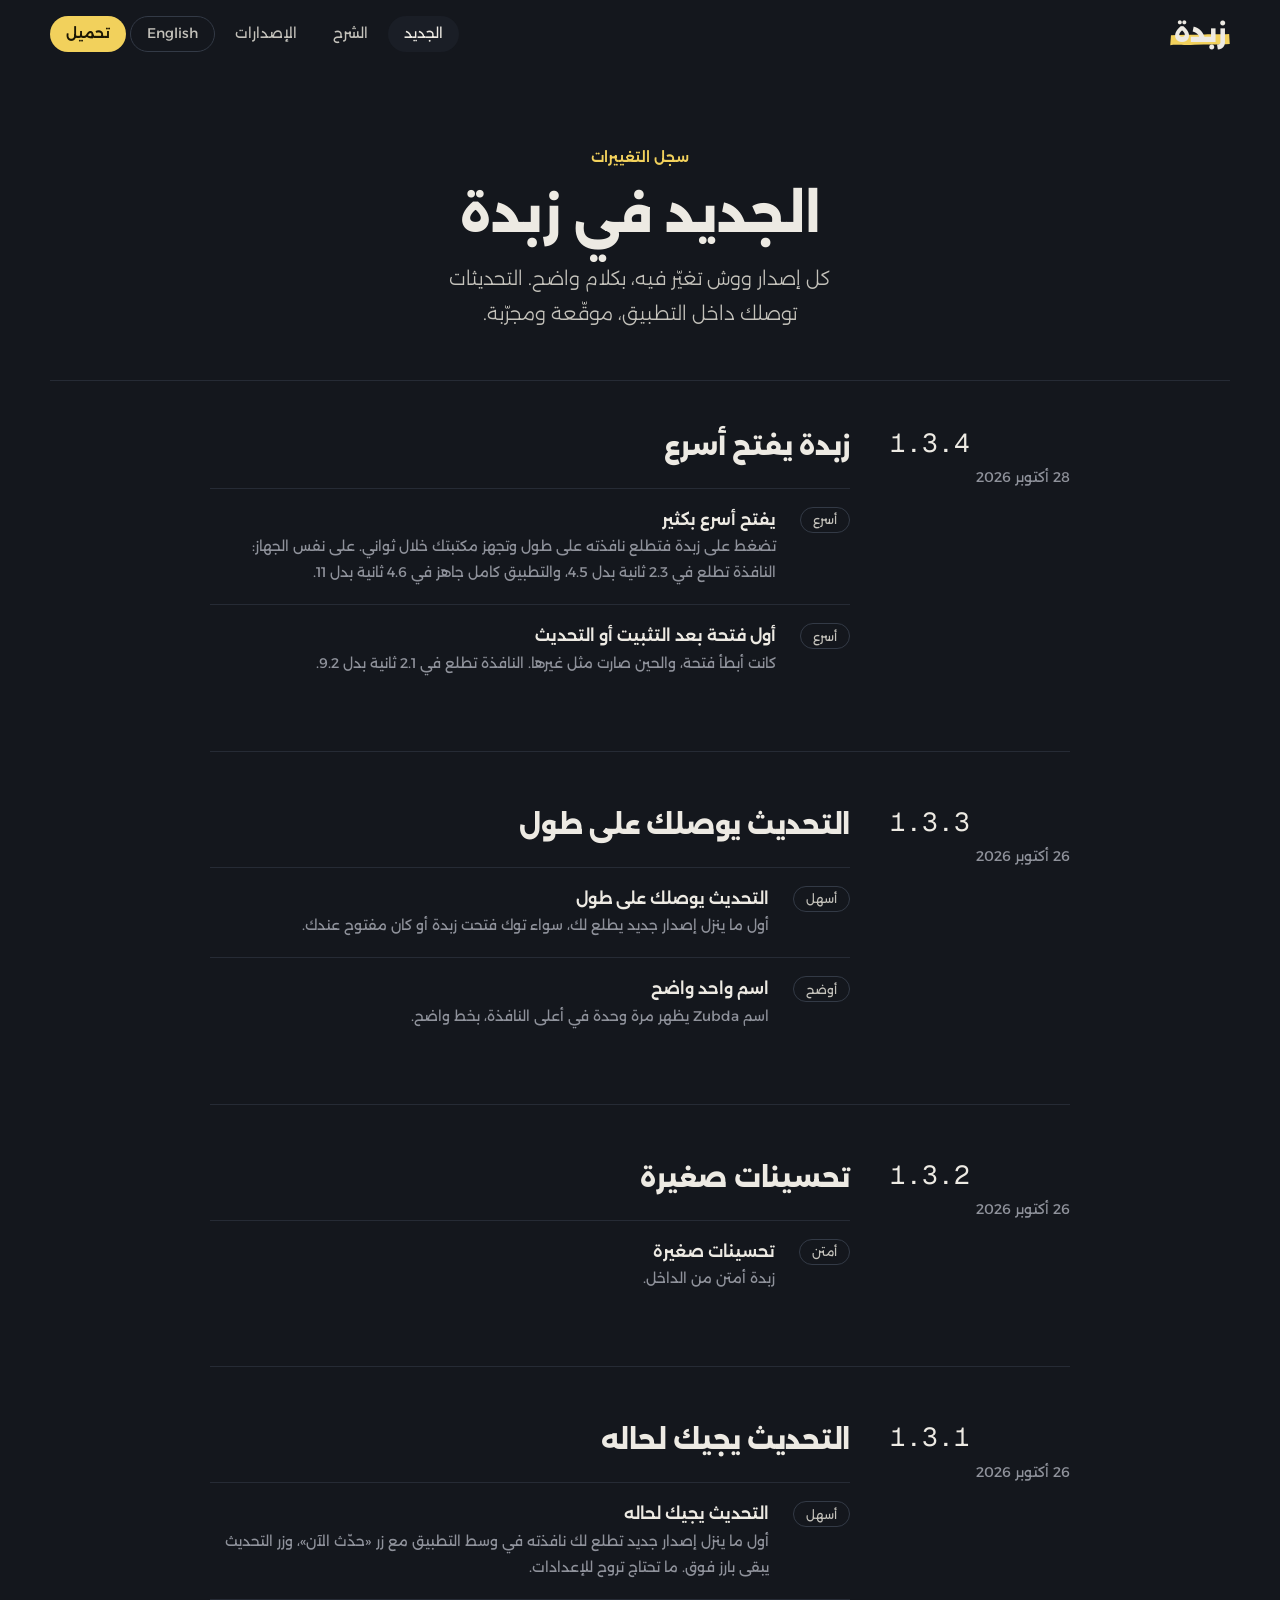
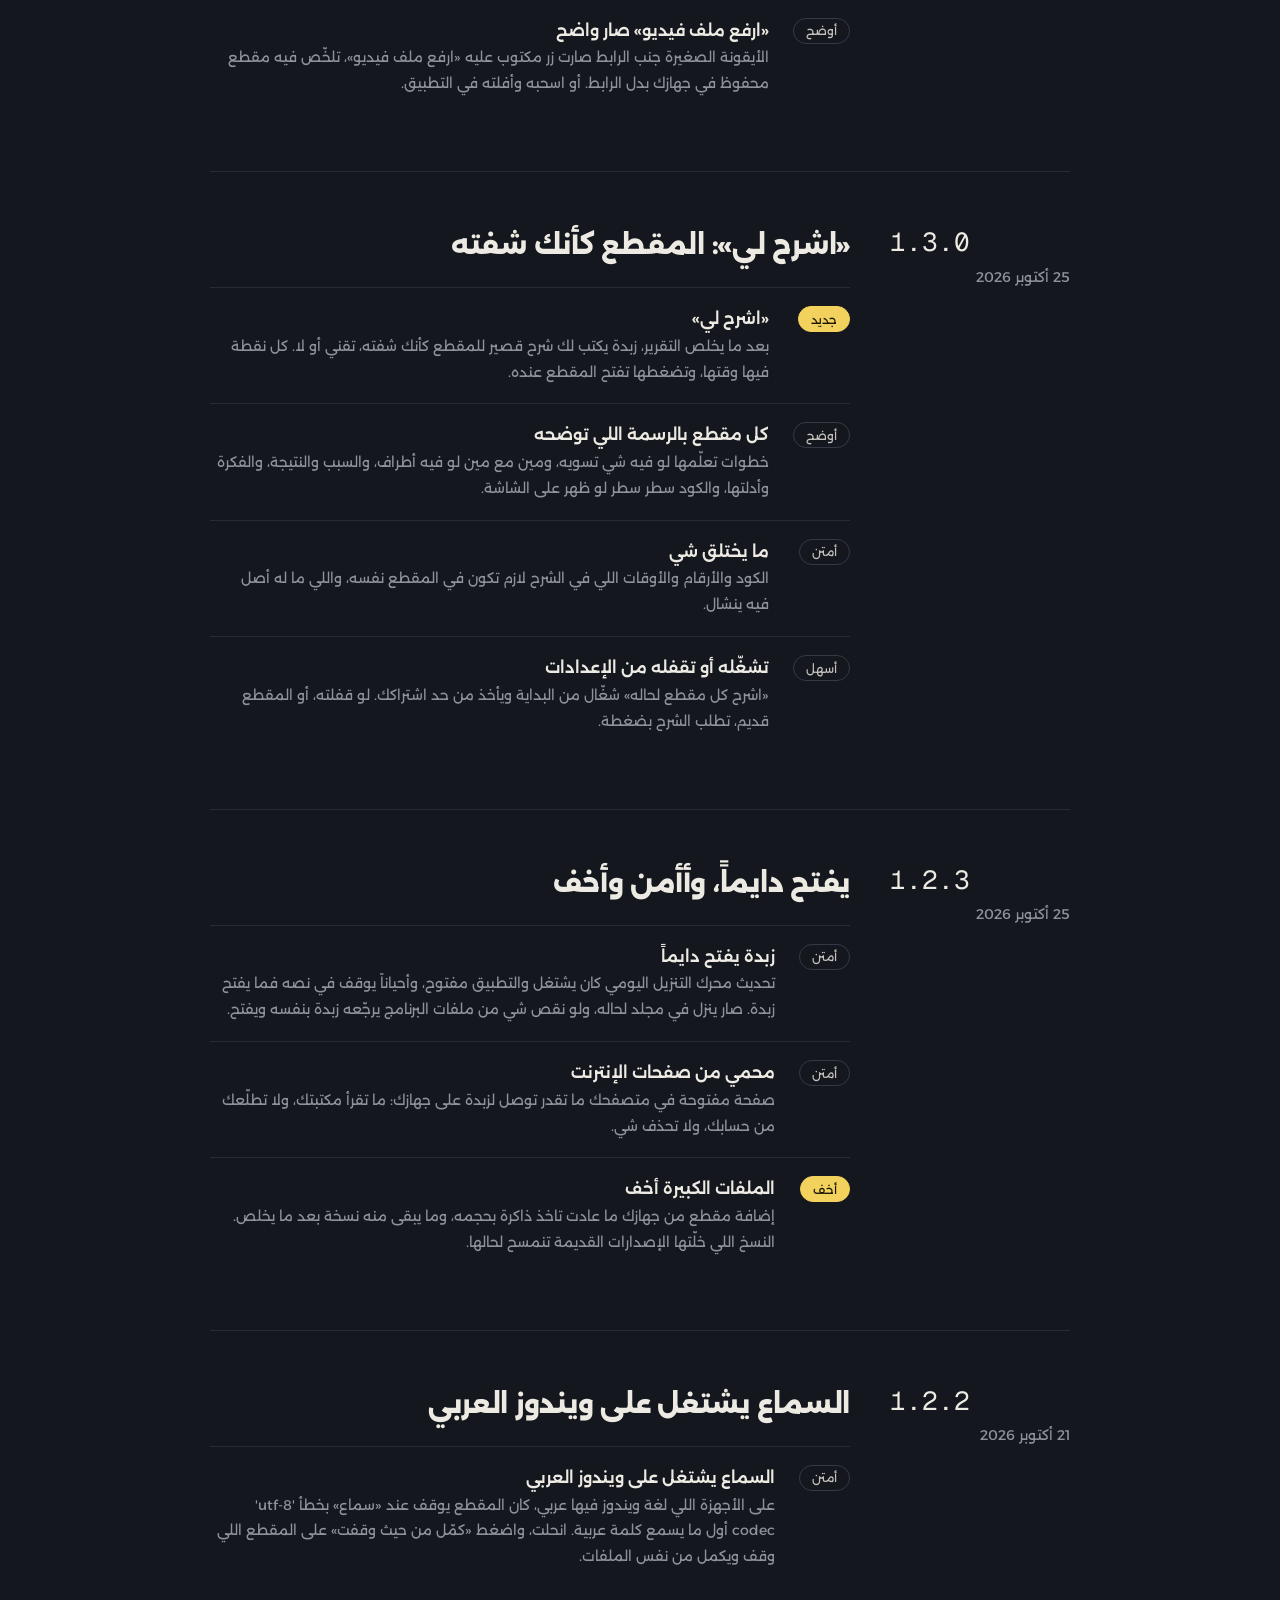
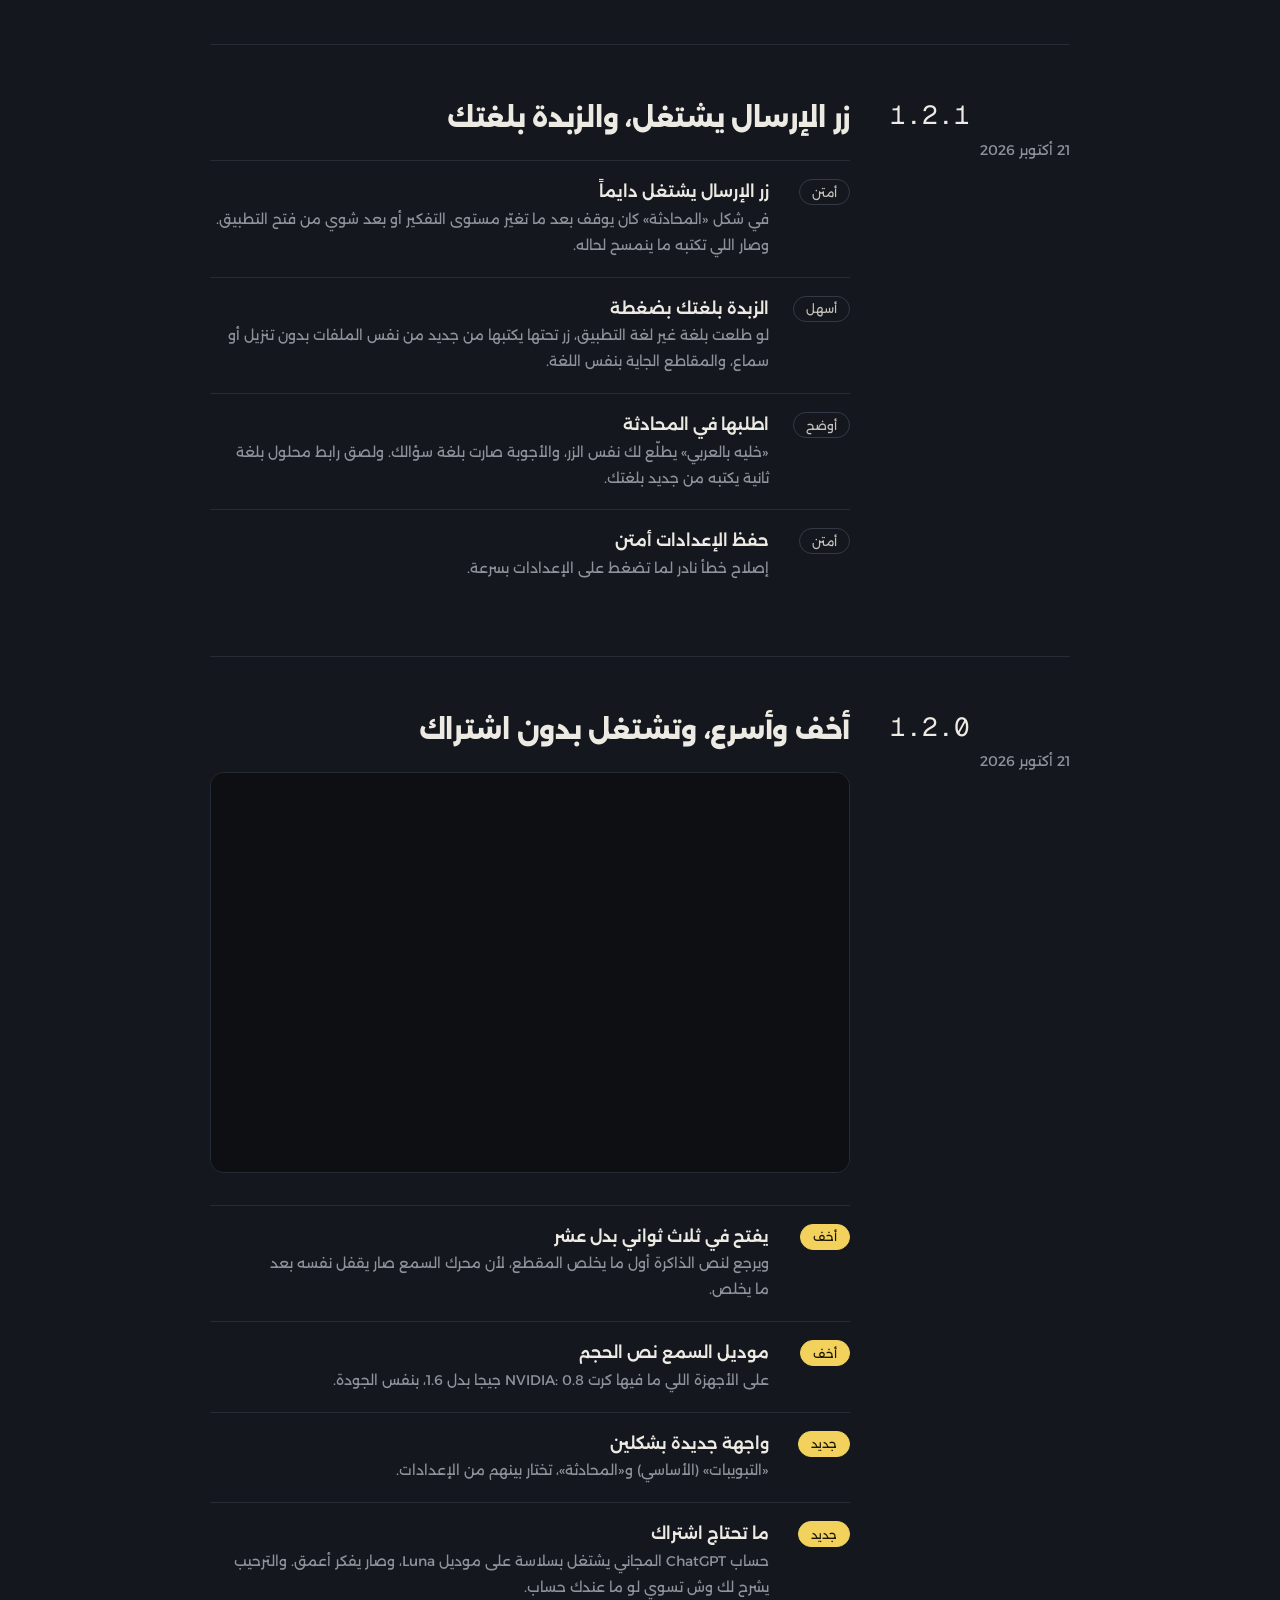
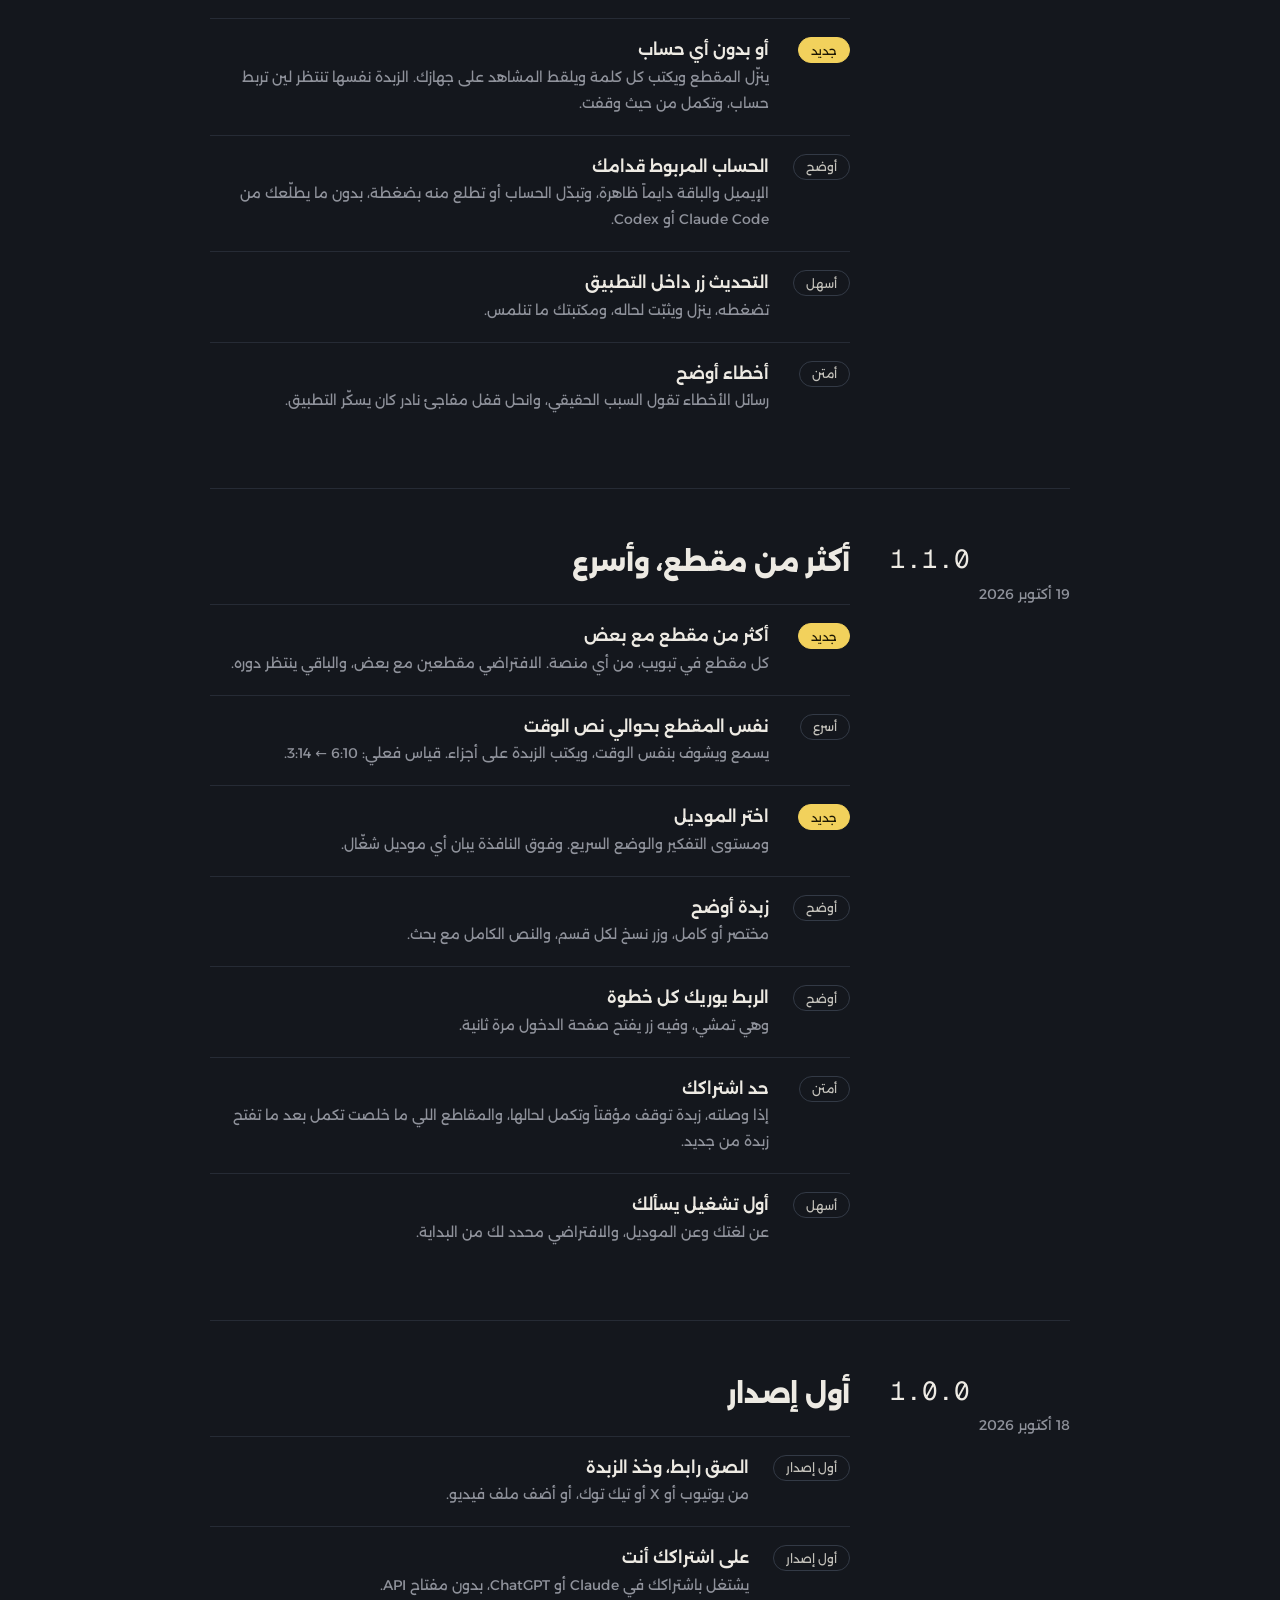
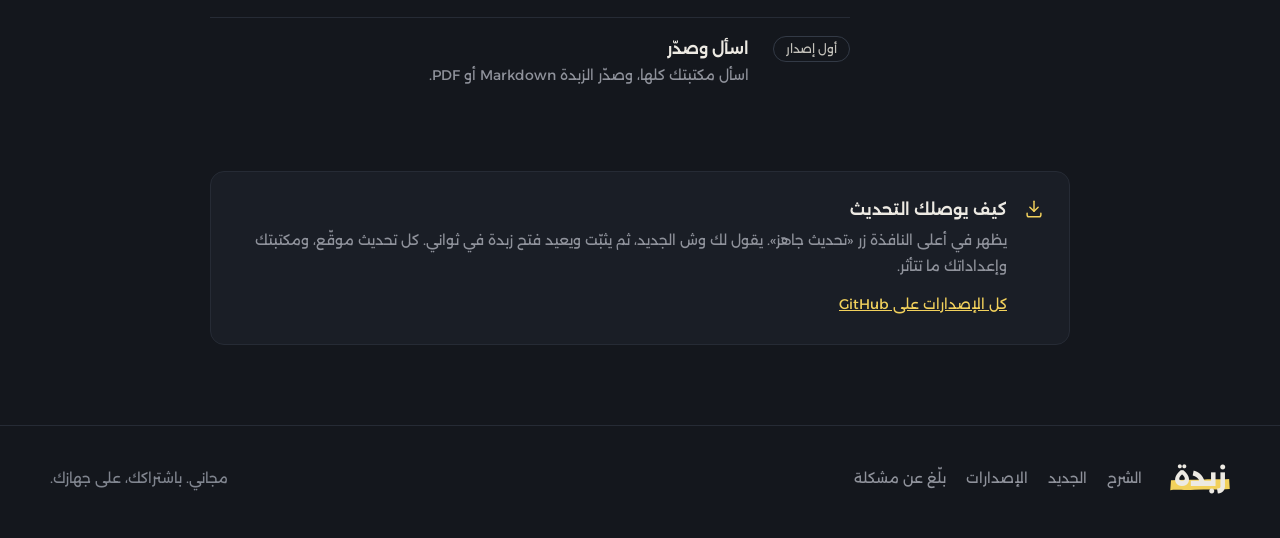
<file: new.html>
<!doctype html>
<html lang="ar" dir="rtl" data-page-lang="ar">
<head>
  <meta charset="utf-8">
  <meta name="viewport" content="width=device-width, initial-scale=1, viewport-fit=cover">
  <meta name="color-scheme" content="dark">
  <meta name="theme-color" content="#14171d">
  <title>الجديد في زبدة — كل الإصدارات والتحديثات</title>
  <meta name="description" content="كل إصدار من زبدة ووش تغيّر فيه، بكلام واضح. التحديثات توصلك داخل التطبيق، موقّعة ومجرّبة.">
  <meta name="robots" content="index, follow, max-image-preview:large">
  <meta name="google-site-verification" content="ageKuxoyqyGZByLKAbtSlzBnwXhqYNksD65QgOeIHk8">
  <link rel="canonical" href="https://abugiza.github.io/zubda/new.html">
  <link rel="alternate" hreflang="ar" href="https://abugiza.github.io/zubda/new.html">
  <link rel="alternate" hreflang="en" href="https://abugiza.github.io/zubda/en/new.html">
  <link rel="alternate" hreflang="x-default" href="https://abugiza.github.io/zubda/en/new.html">
  <link rel="sitemap" type="application/xml" href="https://abugiza.github.io/zubda/sitemap.xml">
  <meta property="og:type" content="website">
  <meta property="og:site_name" content="زبدة">
  <meta property="og:title" content="الجديد في زبدة — كل الإصدارات والتحديثات">
  <meta property="og:description" content="كل إصدار من زبدة ووش تغيّر فيه، بكلام واضح. التحديثات توصلك داخل التطبيق، موقّعة ومجرّبة.">
  <meta property="og:url" content="https://abugiza.github.io/zubda/new.html">
  <meta property="og:locale" content="ar_SA">
  <meta property="og:locale:alternate" content="en_US">
  <meta property="og:image" content="https://abugiza.github.io/zubda/assets/og.png">
  <meta property="og:image:width" content="1200">
  <meta property="og:image:height" content="630">
  <meta property="og:image:alt" content="زبدة — لا تشوف المقطع، اقرأ زبدته">
  <meta name="twitter:card" content="summary_large_image">
  <meta name="twitter:title" content="الجديد في زبدة — كل الإصدارات والتحديثات">
  <meta name="twitter:description" content="كل إصدار من زبدة ووش تغيّر فيه، بكلام واضح. التحديثات توصلك داخل التطبيق، موقّعة ومجرّبة.">
  <meta name="twitter:image" content="https://abugiza.github.io/zubda/assets/og.png">
  <meta name="twitter:image:alt" content="زبدة — لا تشوف المقطع، اقرأ زبدته">
  <script type="application/ld+json">{"@context":"https://schema.org","@graph":[{"@type":"WebSite","@id":"https://abugiza.github.io/zubda/#website","url":"https://abugiza.github.io/zubda/","name":"Zubda","alternateName":"زبدة","inLanguage":["ar","en"],"publisher":{"@id":"https://abugiza.github.io/zubda/#author"}},{"@type":"Person","@id":"https://abugiza.github.io/zubda/#author","name":"ABUGIZA","url":"https://github.com/ABUGIZA"},{"@type":"SoftwareApplication","@id":"https://abugiza.github.io/zubda/#app","name":"Zubda","alternateName":"زبدة","description":"تطبيق ويندوز مجاني: الصق رابط يوتيوب أو X أو تيك توك، وزبدة تسمع المقطع وتشوفه كامل، وتعطيك زبدته بأوقاتها وتشرحه لك بالرسم، بحسابك في ChatGPT أو Claude.","url":"https://abugiza.github.io/zubda/","applicationCategory":"MultimediaApplication","applicationSubCategory":"تلخيص المقاطع","operatingSystem":"Windows 10, Windows 11","downloadUrl":"https://github.com/ABUGIZA/zubda/releases/latest/download/Zubda-Setup.exe","installUrl":"https://github.com/ABUGIZA/zubda/releases/latest/download/Zubda-Setup.exe","image":"https://abugiza.github.io/zubda/assets/og.png","screenshot":"https://abugiza.github.io/zubda/assets/og.png","inLanguage":["ar","en"],"featureList":["تلخيص مقاطع يوتيوب وX وتيك توك وإنستقرام وفيميو، وقوائم التشغيل والقنوات، وملفات الفيديو والصوت","تسمع المقطع وتشوف لقطاته كامل، وتقرأ اللي ظهر على الشاشة وما انقال: كود وإعدادات وأرقام","الزبدة والنقاط الجوهرية، كل نقطة بوقتها ورابط يفتح المقطع عند تلك الثانية","«اشرح لي»: شرح المقطع كأنك شفته، وكل جزء مرسوم بالشكل اللي يوضحه","النص الكامل بأوقاته مع البحث فيه","اسأل المقطع أو مكتبتك كلها، والجواب بالدقيقة","أكثر من مقطع مع بعض، كل واحد في تبويب","حفظ الزبدة Markdown أو PDF","تشتغل بحسابك في ChatGPT (حتى المجاني) أو Claude، بدون مفتاح API"],"softwareRequirements":"Windows 10 أو 11 (64-bit)، وحساب ChatGPT أو Claude","storageRequirements":"حوالي 1.3 جيجا للمحركات (2.1 مع كرت NVIDIA)","isAccessibleForFree":true,"offers":{"@type":"Offer","price":"0","priceCurrency":"USD"},"releaseNotes":"https://abugiza.github.io/zubda/new.html","author":{"@id":"https://abugiza.github.io/zubda/#author"},"publisher":{"@id":"https://abugiza.github.io/zubda/#author"},"softwareVersion":"1.3.4","datePublished":"2026-10-27","fileSize":"35 MB"},{"@type":"WebPage","@id":"https://abugiza.github.io/zubda/new.html#webpage","url":"https://abugiza.github.io/zubda/new.html","name":"الجديد في زبدة — كل الإصدارات والتحديثات","description":"كل إصدار من زبدة ووش تغيّر فيه، بكلام واضح. التحديثات توصلك داخل التطبيق، موقّعة ومجرّبة.","inLanguage":"ar","isPartOf":{"@id":"https://abugiza.github.io/zubda/#website"},"about":{"@id":"https://abugiza.github.io/zubda/#app"},"primaryImageOfPage":{"@type":"ImageObject","url":"https://abugiza.github.io/zubda/assets/og.png","width":1200,"height":630},"dateModified":"2026-10-28","breadcrumb":{"@id":"https://abugiza.github.io/zubda/new.html#breadcrumb"}},{"@type":"BreadcrumbList","@id":"https://abugiza.github.io/zubda/new.html#breadcrumb","itemListElement":[{"@type":"ListItem","position":1,"name":"زبدة","item":"https://abugiza.github.io/zubda/"},{"@type":"ListItem","position":2,"name":"الجديد","item":"https://abugiza.github.io/zubda/new.html"}]}]}</script>
  <link rel="icon" href="assets/icon.svg" type="image/svg+xml">
  <link rel="stylesheet" href="assets/fonts.css?v=55f2b25">
  <link rel="stylesheet" href="assets/site.css?v=55f2b25">
</head>
<body data-page="new">
  <header class="nav" data-nav>
    <div class="wrap">
      <a class="mark" href="./" aria-label="Zubda"><span>زبدة</span></a>
      <nav class="links">
        <a href="new.html" data-t="nav_new" class="hide-sm" data-here="new">الجديد</a>
        <a href="docs.html" data-t="nav_docs" class="hide-sm" data-here="docs">الشرح</a>
        <a href="https://github.com/ABUGIZA/zubda/releases" data-t="nav_releases" class="hide-sm">الإصدارات</a>
        <a class="lang" href="https://abugiza.github.io/zubda/en/new.html" hreflang="en" lang="en" data-lang>English</a>
        <a class="btn primary small" href="https://github.com/ABUGIZA/zubda/releases/latest/download/Zubda-Setup.exe" data-t="nav_get">تحميل</a>
      </nav>
    </div>
  </header>

  <main>
    <div class="page-head wrap">
      <span class="eyebrow" data-t="new_eye">سجل التغييرات</span>
      <h1 data-t="new_h">الجديد في زبدة</h1>
      <p class="lede" data-t="new_lede">كل إصدار ووش تغيّر فيه، بكلام واضح. التحديثات توصلك داخل التطبيق، موقّعة ومجرّبة.</p>
    </div>
    <div class="wrap log"><article class="rel" id="v1.3.4">
  <header class="rel-side">
    <span class="rel-v mono" dir="ltr">1.3.4</span>
    <time class="rel-date" datetime="2026-10-28" data-t="v134_date">28 أكتوبر 2026</time>
  </header>
  <div class="rel-body">
    <h2 data-t="v134_h">زبدة يفتح أسرع</h2>
    <ul class="items">
      <li><span class="tg" data-t="tag_faster">أسرع</span><div><h3 data-t="s1_h">يفتح أسرع بكثير</h3><p data-t="s1_p">تضغط على زبدة فتطلع نافذته على طول وتجهز مكتبتك خلال ثواني. على نفس الجهاز: النافذة تطلع في 2.3 ثانية بدل 4.5، والتطبيق كامل جاهز في 4.6 ثانية بدل 11.</p></div></li>
      <li><span class="tg" data-t="tag_faster">أسرع</span><div><h3 data-t="s2_h">أول فتحة بعد التثبيت أو التحديث</h3><p data-t="s2_p">كانت أبطأ فتحة، والحين صارت مثل غيرها. النافذة تطلع في 2.1 ثانية بدل 9.2.</p></div></li>
    </ul>
  </div>
</article>
<article class="rel" id="v1.3.3">
  <header class="rel-side">
    <span class="rel-v mono" dir="ltr">1.3.3</span>
    <time class="rel-date" datetime="2026-10-26" data-t="v133_date">26 أكتوبر 2026</time>
  </header>
  <div class="rel-body">
    <h2 data-t="v133_h">التحديث يوصلك على طول</h2>
    <ul class="items">
      <li><span class="tg" data-t="tag_easier">أسهل</span><div><h3 data-t="r1_h">التحديث يوصلك على طول</h3><p data-t="r1_p">أول ما ينزل إصدار جديد يطلع لك، سواء توك فتحت زبدة أو كان مفتوح عندك.</p></div></li>
      <li><span class="tg" data-t="tag_clearer">أوضح</span><div><h3 data-t="r2_h">اسم واحد واضح</h3><p data-t="r2_p">اسم Zubda يظهر مرة وحدة في أعلى النافذة، بخط واضح.</p></div></li>
    </ul>
  </div>
</article>
<article class="rel" id="v1.3.2">
  <header class="rel-side">
    <span class="rel-v mono" dir="ltr">1.3.2</span>
    <time class="rel-date" datetime="2026-10-26" data-t="v132_date">26 أكتوبر 2026</time>
  </header>
  <div class="rel-body">
    <h2 data-t="v132_h">تحسينات صغيرة</h2>
    <ul class="items">
      <li><span class="tg" data-t="tag_sturdier">أمتن</span><div><h3 data-t="cnt_h">تحسينات صغيرة</h3><p data-t="cnt_p">زبدة أمتن من الداخل.</p></div></li>
    </ul>
  </div>
</article>
<article class="rel" id="v1.3.1">
  <header class="rel-side">
    <span class="rel-v mono" dir="ltr">1.3.1</span>
    <time class="rel-date" datetime="2026-10-26" data-t="v131_date">26 أكتوبر 2026</time>
  </header>
  <div class="rel-body">
    <h2 data-t="v131_h">التحديث يجيك لحاله</h2>
    <ul class="items">
      <li><span class="tg" data-t="tag_easier">أسهل</span><div><h3 data-t="u1_h">التحديث يجيك لحاله</h3><p data-t="u1_p">أول ما ينزل إصدار جديد تطلع لك نافذته في وسط التطبيق مع زر «حدّث الآن»، وزر التحديث يبقى بارز فوق. ما تحتاج تروح للإعدادات.</p></div></li>
      <li><span class="tg" data-t="tag_clearer">أوضح</span><div><h3 data-t="u2_h">«ارفع ملف فيديو» صار واضح</h3><p data-t="u2_p">الأيقونة الصغيرة جنب الرابط صارت زر مكتوب عليه «ارفع ملف فيديو»، تلخّص فيه مقطع محفوظ في جهازك بدل الرابط. أو اسحبه وأفلته في التطبيق.</p></div></li>
    </ul>
  </div>
</article>
<article class="rel" id="v1.3.0">
  <header class="rel-side">
    <span class="rel-v mono" dir="ltr">1.3.0</span>
    <time class="rel-date" datetime="2026-10-25" data-t="v130_date">25 أكتوبر 2026</time>
  </header>
  <div class="rel-body">
    <h2 data-t="v130_h">«اشرح لي»: المقطع كأنك شفته</h2>
    <ul class="items">
      <li><span class="tg new" data-t="tag_new">جديد</span><div><h3 data-t="j1_h">«اشرح لي»</h3><p data-t="j1_p">بعد ما يخلص التقرير، زبدة يكتب لك شرح قصير للمقطع كأنك شفته، تقني أو لا. كل نقطة فيها وقتها، وتضغطها تفتح المقطع عنده.</p></div></li>
      <li><span class="tg" data-t="tag_clearer">أوضح</span><div><h3 data-t="j2_h">كل مقطع بالرسمة اللي توضحه</h3><p data-t="j2_p">خطوات تعلّمها لو فيه شي تسويه، ومين مع مين لو فيه أطراف، والسبب والنتيجة، والفكرة وأدلتها، والكود سطر سطر لو ظهر على الشاشة.</p></div></li>
      <li><span class="tg" data-t="tag_sturdier">أمتن</span><div><h3 data-t="j3_h">ما يختلق شي</h3><p data-t="j3_p">الكود والأرقام والأوقات اللي في الشرح لازم تكون في المقطع نفسه، واللي ما له أصل فيه ينشال.</p></div></li>
      <li><span class="tg" data-t="tag_easier">أسهل</span><div><h3 data-t="j4_h">تشغّله أو تقفله من الإعدادات</h3><p data-t="j4_p">«اشرح كل مقطع لحاله» شغّال من البداية ويأخذ من حد اشتراكك. لو قفلته، أو المقطع قديم، تطلب الشرح بضغطة.</p></div></li>
    </ul>
  </div>
</article>
<article class="rel" id="v1.2.3">
  <header class="rel-side">
    <span class="rel-v mono" dir="ltr">1.2.3</span>
    <time class="rel-date" datetime="2026-10-25" data-t="v123_date">25 أكتوبر 2026</time>
  </header>
  <div class="rel-body">
    <h2 data-t="v123_h">يفتح دايماً، وأأمن وأخف</h2>
    <ul class="items">
      <li><span class="tg" data-t="tag_sturdier">أمتن</span><div><h3 data-t="h1_h">زبدة يفتح دايماً</h3><p data-t="h1_p">تحديث محرك التنزيل اليومي كان يشتغل والتطبيق مفتوح، وأحياناً يوقف في نصه فما يفتح زبدة. صار ينزل في مجلد لحاله، ولو نقص شي من ملفات البرنامج يرجّعه زبدة بنفسه ويفتح.</p></div></li>
      <li><span class="tg" data-t="tag_sturdier">أمتن</span><div><h3 data-t="h2_h">محمي من صفحات الإنترنت</h3><p data-t="h2_p">صفحة مفتوحة في متصفحك ما تقدر توصل لزبدة على جهازك: ما تقرأ مكتبتك، ولا تطلّعك من حسابك، ولا تحذف شي.</p></div></li>
      <li><span class="tg new" data-t="tag_lighter">أخف</span><div><h3 data-t="h3_h">الملفات الكبيرة أخف</h3><p data-t="h3_p">إضافة مقطع من جهازك ما عادت تاخذ ذاكرة بحجمه، وما يبقى منه نسخة بعد ما يخلص. النسخ اللي خلّتها الإصدارات القديمة تنمسح لحالها.</p></div></li>
    </ul>
  </div>
</article>
<article class="rel" id="v1.2.2">
  <header class="rel-side">
    <span class="rel-v mono" dir="ltr">1.2.2</span>
    <time class="rel-date" datetime="2026-10-21" data-t="v122_date">21 أكتوبر 2026</time>
  </header>
  <div class="rel-body">
    <h2 data-t="v122_h">السماع يشتغل على ويندوز العربي</h2>
    <ul class="items">
      <li><span class="tg" data-t="tag_sturdier">أمتن</span><div><h3 data-t="g1_h">السماع يشتغل على ويندوز العربي</h3><p data-t="g1_p">على الأجهزة اللي لغة ويندوز فيها عربي، كان المقطع يوقف عند «سماع» بخطأ ‎'utf-8' codec‎ أول ما يسمع كلمة عربية. انحلت، واضغط «كمّل من حيث وقفت» على المقطع اللي وقف ويكمل من نفس الملفات.</p></div></li>
    </ul>
  </div>
</article>
<article class="rel" id="v1.2.1">
  <header class="rel-side">
    <span class="rel-v mono" dir="ltr">1.2.1</span>
    <time class="rel-date" datetime="2026-10-21" data-t="v121_date">21 أكتوبر 2026</time>
  </header>
  <div class="rel-body">
    <h2 data-t="v121_h">زر الإرسال يشتغل، والزبدة بلغتك</h2>
    <ul class="items">
      <li><span class="tg" data-t="tag_sturdier">أمتن</span><div><h3 data-t="f1_h">زر الإرسال يشتغل دايماً</h3><p data-t="f1_p">في شكل «المحادثة» كان يوقف بعد ما تغيّر مستوى التفكير أو بعد شوي من فتح التطبيق. وصار اللي تكتبه ما ينمسح لحاله.</p></div></li>
      <li><span class="tg" data-t="tag_easier">أسهل</span><div><h3 data-t="f2_h">الزبدة بلغتك بضغطة</h3><p data-t="f2_p">لو طلعت بلغة غير لغة التطبيق، زر تحتها يكتبها من جديد من نفس الملفات بدون تنزيل أو سماع، والمقاطع الجاية بنفس اللغة.</p></div></li>
      <li><span class="tg" data-t="tag_clearer">أوضح</span><div><h3 data-t="f3_h">اطلبها في المحادثة</h3><p data-t="f3_p">«خليه بالعربي» يطلّع لك نفس الزر، والأجوبة صارت بلغة سؤالك. ولصق رابط محلول بلغة ثانية يكتبه من جديد بلغتك.</p></div></li>
      <li><span class="tg" data-t="tag_sturdier">أمتن</span><div><h3 data-t="f4_h">حفظ الإعدادات أمتن</h3><p data-t="f4_p">إصلاح خطأ نادر لما تضغط على الإعدادات بسرعة.</p></div></li>
    </ul>
  </div>
</article>
<article class="rel" id="v1.2.0">
  <header class="rel-side">
    <span class="rel-v mono" dir="ltr">1.2.0</span>
    <time class="rel-date" datetime="2026-10-21" data-t="v120_date">21 أكتوبر 2026</time>
  </header>
  <div class="rel-body">
    <h2 data-t="v120_h">أخف وأسرع، وتشتغل بدون اشتراك</h2>
    <figure class="clipbox rel-clip"><video data-demo="lighter" autoplay muted loop playsinline disablepictureinpicture preload="none"></video></figure>
    <ul class="items">
      <li><span class="tg new" data-t="tag_lighter">أخف</span><div><h3 data-t="e1_h">يفتح في ثلاث ثواني بدل عشر</h3><p data-t="e1_p">ويرجع لنص الذاكرة أول ما يخلص المقطع، لأن محرك السمع صار يقفل نفسه بعد ما يخلص.</p></div></li>
      <li><span class="tg new" data-t="tag_lighter">أخف</span><div><h3 data-t="e2_h">موديل السمع نص الحجم</h3><p data-t="e2_p">على الأجهزة اللي ما فيها كرت NVIDIA: 0.8 جيجا بدل 1.6، بنفس الجودة.</p></div></li>
      <li><span class="tg new" data-t="tag_new">جديد</span><div><h3 data-t="e3_h">واجهة جديدة بشكلين</h3><p data-t="e3_p">«التبويبات» (الأساسي) و«المحادثة»، تختار بينهم من الإعدادات.</p></div></li>
      <li><span class="tg new" data-t="tag_new">جديد</span><div><h3 data-t="e4_h">ما تحتاج اشتراك</h3><p data-t="e4_p">حساب ChatGPT المجاني يشتغل بسلاسة على موديل Luna، وصار يفكر أعمق. والترحيب يشرح لك وش تسوي لو ما عندك حساب.</p></div></li>
      <li><span class="tg new" data-t="tag_new">جديد</span><div><h3 data-t="e5_h">أو بدون أي حساب</h3><p data-t="e5_p">ينزّل المقطع ويكتب كل كلمة ويلقط المشاهد على جهازك. الزبدة نفسها تنتظر لين تربط حساب، وتكمل من حيث وقفت.</p></div></li>
      <li><span class="tg" data-t="tag_clearer">أوضح</span><div><h3 data-t="e6_h">الحساب المربوط قدامك</h3><p data-t="e6_p">الإيميل والباقة دايماً ظاهرة، وتبدّل الحساب أو تطلع منه بضغطة، بدون ما يطلّعك من Claude Code أو Codex.</p></div></li>
      <li><span class="tg" data-t="tag_easier">أسهل</span><div><h3 data-t="e7_h">التحديث زر داخل التطبيق</h3><p data-t="e7_p">تضغطه، ينزل ويثبّت لحاله، ومكتبتك ما تنلمس.</p></div></li>
      <li><span class="tg" data-t="tag_sturdier">أمتن</span><div><h3 data-t="e8_h">أخطاء أوضح</h3><p data-t="e8_p">رسائل الأخطاء تقول السبب الحقيقي، وانحل قفل مفاجئ نادر كان يسكّر التطبيق.</p></div></li>
    </ul>
  </div>
</article>
<article class="rel" id="v1.1.0">
  <header class="rel-side">
    <span class="rel-v mono" dir="ltr">1.1.0</span>
    <time class="rel-date" datetime="2026-10-19" data-t="v110_date">19 أكتوبر 2026</time>
  </header>
  <div class="rel-body">
    <h2 data-t="v110_h">أكثر من مقطع، وأسرع</h2>
    <ul class="items">
      <li><span class="tg new" data-t="tag_new">جديد</span><div><h3 data-t="c1_h">أكثر من مقطع مع بعض</h3><p data-t="c1_p">كل مقطع في تبويب، من أي منصة. الافتراضي مقطعين مع بعض، والباقي ينتظر دوره.</p></div></li>
      <li><span class="tg" data-t="tag_faster">أسرع</span><div><h3 data-t="c2_h">نفس المقطع بحوالي نص الوقت</h3><p data-t="c2_p">يسمع ويشوف بنفس الوقت، ويكتب الزبدة على أجزاء. قياس فعلي: 6:10 ← 3:14.</p></div></li>
      <li><span class="tg new" data-t="tag_new">جديد</span><div><h3 data-t="c3_h">اختر الموديل</h3><p data-t="c3_p">ومستوى التفكير والوضع السريع. وفوق النافذة يبان أي موديل شغّال.</p></div></li>
      <li><span class="tg" data-t="tag_clearer">أوضح</span><div><h3 data-t="c4_h">زبدة أوضح</h3><p data-t="c4_p">مختصر أو كامل، وزر نسخ لكل قسم، والنص الكامل مع بحث.</p></div></li>
      <li><span class="tg" data-t="tag_clearer">أوضح</span><div><h3 data-t="c5_h">الربط يوريك كل خطوة</h3><p data-t="c5_p">وهي تمشي، وفيه زر يفتح صفحة الدخول مرة ثانية.</p></div></li>
      <li><span class="tg" data-t="tag_sturdier">أمتن</span><div><h3 data-t="c6_h">حد اشتراكك</h3><p data-t="c6_p">إذا وصلته، زبدة توقف مؤقتاً وتكمل لحالها، والمقاطع اللي ما خلصت تكمل بعد ما تفتح زبدة من جديد.</p></div></li>
      <li><span class="tg" data-t="tag_easier">أسهل</span><div><h3 data-t="c7_h">أول تشغيل يسألك</h3><p data-t="c7_p">عن لغتك وعن الموديل، والافتراضي محدد لك من البداية.</p></div></li>
    </ul>
  </div>
</article>
<article class="rel" id="v1.0.0">
  <header class="rel-side">
    <span class="rel-v mono" dir="ltr">1.0.0</span>
    <time class="rel-date" datetime="2026-10-18" data-t="v100_date">18 أكتوبر 2026</time>
  </header>
  <div class="rel-body">
    <h2 data-t="v100_h">أول إصدار</h2>
    <ul class="items">
      <li><span class="tg" data-t="tag_first">أول إصدار</span><div><h3 data-t="d1_h">الصق رابط، وخذ الزبدة</h3><p data-t="d1_p">من يوتيوب أو X أو تيك توك، أو أضف ملف فيديو.</p></div></li>
      <li><span class="tg" data-t="tag_first">أول إصدار</span><div><h3 data-t="d2_h">على اشتراكك أنت</h3><p data-t="d2_p">يشتغل باشتراكك في Claude أو ChatGPT، بدون مفتاح API.</p></div></li>
      <li><span class="tg" data-t="tag_first">أول إصدار</span><div><h3 data-t="d3_h">اسأل وصدّر</h3><p data-t="d3_p">اسأل مكتبتك كلها، وصدّر الزبدة Markdown أو PDF.</p></div></li>
    </ul>
  </div>
</article>
<aside class="upd">
  <svg viewBox="0 0 24 24" fill="none" stroke="currentColor" stroke-width="1.6" stroke-linecap="round" stroke-linejoin="round" aria-hidden="true"><path d="M12 3.5v11"/><path d="m7.5 10 4.5 4.5 4.5-4.5"/><path d="M4.5 16.5v2a2 2 0 0 0 2 2h11a2 2 0 0 0 2-2v-2"/></svg>
  <div>
    <h3 data-t="upd_h">كيف يوصلك التحديث</h3>
    <p data-t="upd_p">يظهر في أعلى النافذة زر «تحديث جاهز». يقول لك وش الجديد، ثم يثبّت ويعيد فتح زبدة في ثواني. كل تحديث موقّع، ومكتبتك وإعداداتك ما تتأثر.</p>
    <a href="https://github.com/ABUGIZA/zubda/releases" data-t="all_rel">كل الإصدارات على GitHub</a>
  </div>
</aside></div>
  </main>

  <footer class="foot">
    <div class="wrap">
      <a class="mark" href="./" aria-label="Zubda"><span>زبدة</span></a>
      <nav>
        <a href="docs.html" data-t="nav_docs">الشرح</a>
        <a href="new.html" data-t="nav_new">الجديد</a>
        <a href="https://github.com/ABUGIZA/zubda/releases" data-t="nav_releases">الإصدارات</a>
        <a href="https://github.com/ABUGIZA/zubda/issues" data-t="nav_issue">بلّغ عن مشكلة</a>
      </nav>
      <span class="end" data-t="foot">مجاني. باشتراكك، على جهازك.</span>
    </div>
  </footer>

  <script type="module" src="assets/site.js?v=55f2b25"></script>
</body>
</html>
</file>
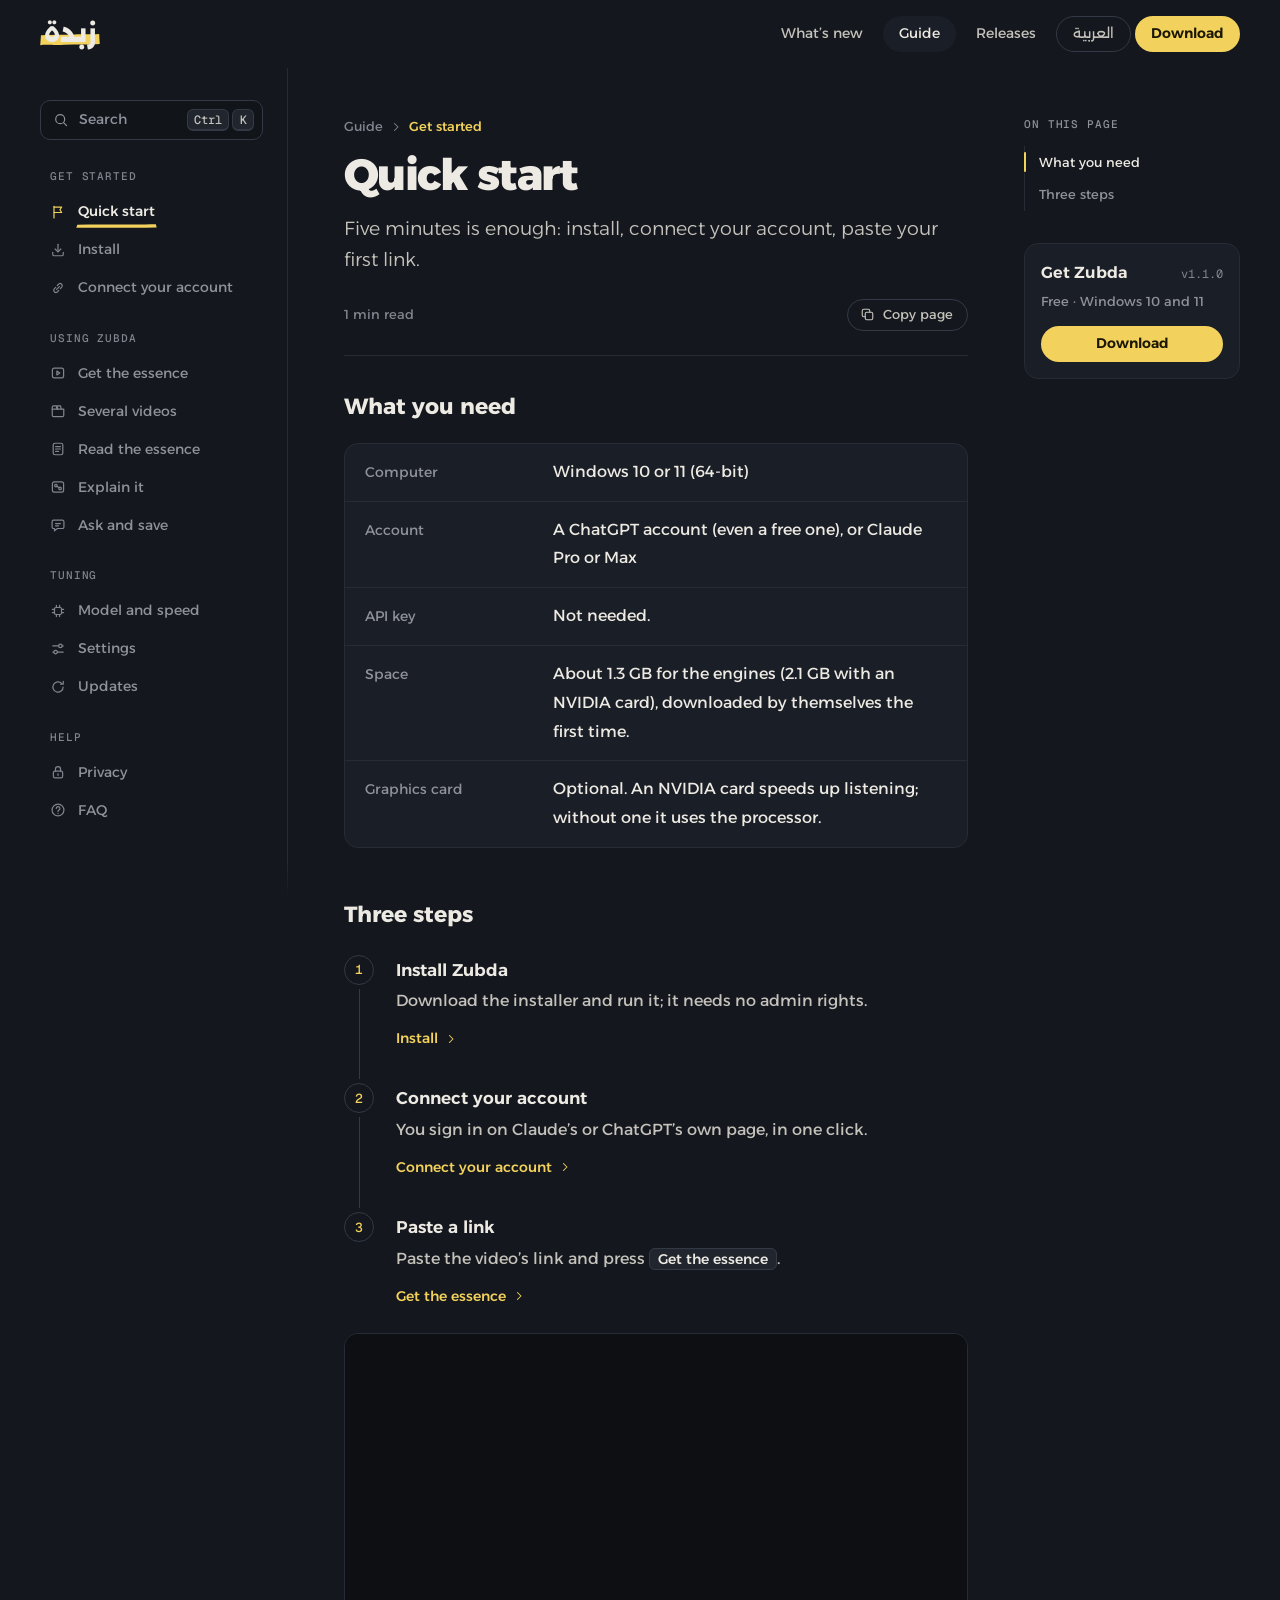
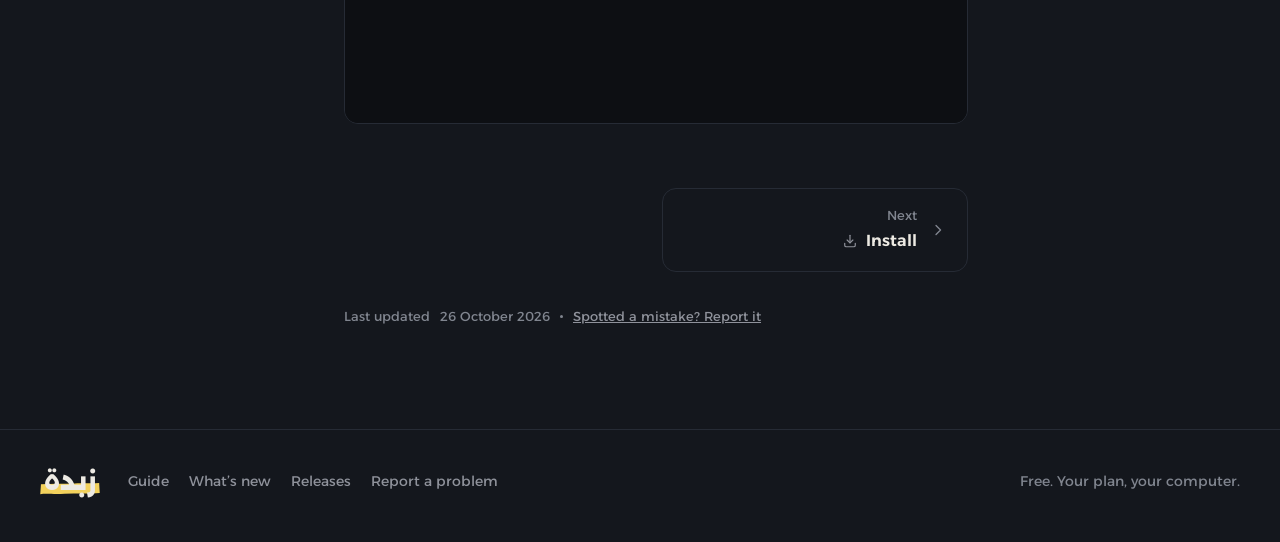
<file: en/docs.html>
<!doctype html>
<html lang="en" dir="ltr" data-page-lang="en">
<head>
  <meta charset="utf-8">
  <meta name="viewport" content="width=device-width, initial-scale=1, viewport-fit=cover">
  <meta name="color-scheme" content="dark">
  <meta name="theme-color" content="#14171d">
  <title>Zubda guide — install, connect ChatGPT or Claude, Explain it</title>
  <meta name="description" content="Install Zubda on Windows, connect ChatGPT or Claude, summarize YouTube, X and TikTok videos and read «Explain it» with its times and frames. Plus FAQs.">
  <meta name="robots" content="index, follow, max-image-preview:large">
  <meta name="google-site-verification" content="ageKuxoyqyGZByLKAbtSlzBnwXhqYNksD65QgOeIHk8">
  <link rel="canonical" href="https://abugiza.github.io/zubda/en/docs.html">
  <link rel="alternate" hreflang="ar" href="https://abugiza.github.io/zubda/docs.html">
  <link rel="alternate" hreflang="en" href="https://abugiza.github.io/zubda/en/docs.html">
  <link rel="alternate" hreflang="x-default" href="https://abugiza.github.io/zubda/en/docs.html">
  <link rel="sitemap" type="application/xml" href="https://abugiza.github.io/zubda/sitemap.xml">
  <meta property="og:type" content="website">
  <meta property="og:site_name" content="Zubda">
  <meta property="og:title" content="Zubda guide — install, connect ChatGPT or Claude, Explain it">
  <meta property="og:description" content="Install Zubda on Windows, connect ChatGPT or Claude, summarize YouTube, X and TikTok videos and read «Explain it» with its times and frames. Plus FAQs.">
  <meta property="og:url" content="https://abugiza.github.io/zubda/en/docs.html">
  <meta property="og:locale" content="en_US">
  <meta property="og:locale:alternate" content="ar_SA">
  <meta property="og:image" content="https://abugiza.github.io/zubda/assets/og-en.png">
  <meta property="og:image:width" content="1200">
  <meta property="og:image:height" content="630">
  <meta property="og:image:alt" content="Zubda — don’t watch the video, read its essence">
  <meta name="twitter:card" content="summary_large_image">
  <meta name="twitter:title" content="Zubda guide — install, connect ChatGPT or Claude, Explain it">
  <meta name="twitter:description" content="Install Zubda on Windows, connect ChatGPT or Claude, summarize YouTube, X and TikTok videos and read «Explain it» with its times and frames. Plus FAQs.">
  <meta name="twitter:image" content="https://abugiza.github.io/zubda/assets/og-en.png">
  <meta name="twitter:image:alt" content="Zubda — don’t watch the video, read its essence">
  <script type="application/ld+json">{"@context":"https://schema.org","@graph":[{"@type":"WebSite","@id":"https://abugiza.github.io/zubda/#website","url":"https://abugiza.github.io/zubda/","name":"Zubda","alternateName":"زبدة","inLanguage":["ar","en"],"publisher":{"@id":"https://abugiza.github.io/zubda/#author"}},{"@type":"Person","@id":"https://abugiza.github.io/zubda/#author","name":"ABUGIZA","url":"https://github.com/ABUGIZA"},{"@type":"SoftwareApplication","@id":"https://abugiza.github.io/zubda/#app","name":"Zubda","alternateName":"زبدة","description":"Free Windows app that hears and sees a whole YouTube, X or TikTok video, gives its essence with timestamps and explains it visually, on ChatGPT or Claude.","url":"https://abugiza.github.io/zubda/en/","applicationCategory":"MultimediaApplication","applicationSubCategory":"Video summarizer","operatingSystem":"Windows 10, Windows 11","downloadUrl":"https://github.com/ABUGIZA/zubda/releases/latest/download/Zubda-Setup.exe","installUrl":"https://github.com/ABUGIZA/zubda/releases/latest/download/Zubda-Setup.exe","image":"https://abugiza.github.io/zubda/assets/og-en.png","screenshot":"https://abugiza.github.io/zubda/assets/og-en.png","inLanguage":["ar","en"],"featureList":["Summarizes YouTube, X, TikTok, Instagram and Vimeo videos, playlists, channels, and video or audio files","Hears and watches the whole video, reading what was on screen but never said: code, settings, numbers","The essence and key points, each with its timestamp and a link to that second of the video","«Explain it»: the video explained as if you’d watched it, each part drawn the way it reads best","The full transcript with timestamps, searchable","Ask a video or your whole library, answered with the minute","Several videos at once, each in its own tab","Save the essence as Markdown or PDF","Runs on your own ChatGPT (even free) or Claude account, no API key"],"softwareRequirements":"Windows 10 or 11 (64-bit), and a ChatGPT or Claude account","storageRequirements":"About 1.3 GB of engines (2.1 GB with an NVIDIA card)","isAccessibleForFree":true,"offers":{"@type":"Offer","price":"0","priceCurrency":"USD"},"releaseNotes":"https://abugiza.github.io/zubda/en/new.html","author":{"@id":"https://abugiza.github.io/zubda/#author"},"publisher":{"@id":"https://abugiza.github.io/zubda/#author"},"softwareVersion":"1.3.4","datePublished":"2026-10-27","fileSize":"35 MB"},{"@type":"WebPage","@id":"https://abugiza.github.io/zubda/en/docs.html#webpage","url":"https://abugiza.github.io/zubda/en/docs.html","name":"Zubda guide — install, connect ChatGPT or Claude, Explain it","description":"Install Zubda on Windows, connect ChatGPT or Claude, summarize YouTube, X and TikTok videos and read «Explain it» with its times and frames. Plus FAQs.","inLanguage":"en","isPartOf":{"@id":"https://abugiza.github.io/zubda/#website"},"about":{"@id":"https://abugiza.github.io/zubda/#app"},"primaryImageOfPage":{"@type":"ImageObject","url":"https://abugiza.github.io/zubda/assets/og-en.png","width":1200,"height":630},"dateModified":"2026-10-28","breadcrumb":{"@id":"https://abugiza.github.io/zubda/en/docs.html#breadcrumb"}},{"@type":"BreadcrumbList","@id":"https://abugiza.github.io/zubda/en/docs.html#breadcrumb","itemListElement":[{"@type":"ListItem","position":1,"name":"Zubda","item":"https://abugiza.github.io/zubda/en/"},{"@type":"ListItem","position":2,"name":"Guide","item":"https://abugiza.github.io/zubda/en/docs.html"}]},{"@type":"FAQPage","@id":"https://abugiza.github.io/zubda/en/docs.html#faq","inLanguage":"en","isPartOf":{"@id":"https://abugiza.github.io/zubda/en/docs.html#webpage"},"mainEntity":[{"@type":"Question","name":"Does it only read the captions?","acceptedAnswer":{"@type":"Answer","text":"No. It takes the video’s words (from its own captions, or by listening itself) and watches its frames, so it catches what was on screen but never said: code, settings, numbers and text."}},{"@type":"Question","name":"What is «Explain it»?","acceptedAnswer":{"@type":"Answer","text":"A short explanation of the video as if you’d watched it, written by Zubda after the report. Each part is drawn the way it reads best, and every point carries its time. The full guide is here."}},{"@type":"Question","name":"Can I jump to a moment in the video?","acceptedAnswer":{"@type":"Answer","text":"Yes. Every time in the report and the explanation is a link that opens the original video at that second, and the reel above the report takes you to any point you click. The full transcript has a search field that shows where any word was said."}},{"@type":"Question","name":"Which sites does it take?","acceptedAnswer":{"@type":"Answer","text":"YouTube, X, TikTok, Instagram, Vimeo and more, plus playlist and channel links, and video or audio files on your computer."}},{"@type":"Question","name":"I don’t pay for anything. Does it work?","acceptedAnswer":{"@type":"Answer","text":"Yes. Connect a free ChatGPT account (or make one at chatgpt.com with your email) and Zubda works in full on the Luna model. A subscription gives stronger models and a bigger limit, but it isn’t required."}},{"@type":"Question","name":"I connected the wrong account. How do I switch?","acceptedAnswer":{"@type":"Answer","text":"In Settings → Account, press “Switch account”. The sign-in page opens on the account that’s open in your browser, so switch to the right one on the site first. The account’s email and plan always show, so you know which one is connected."}},{"@type":"Question","name":"Can I use it with no account at all?","acceptedAnswer":{"@type":"Answer","text":"Yes, in part: it downloads the video, writes down every word and catches the scenes on your computer. The essence, the key points and asking the video need the AI, so they stay locked until you connect an account. A free ChatGPT account is enough."}},{"@type":"Question","name":"How much of my plan does it use?","acceptedAnswer":{"@type":"Answer","text":"It depends on the video’s length. A fifteen-minute video takes a small part of Claude Max’s five-hour limit. The meter at the top always shows what’s left."}},{"@type":"Question","name":"I have no NVIDIA card. Does it work?","acceptedAnswer":{"@type":"Answer","text":"Yes. If the video has captions (most of YouTube) it reads them directly. If not, it listens on the processor: slower, but it works."}},{"@type":"Question","name":"How long does it take?","acceptedAnswer":{"@type":"Answer","text":"A fifteen-minute video takes about three minutes with Claude, depending on your computer, the model and the thinking level. You can open several tabs and keep working."}},{"@type":"Question","name":"I hit my plan’s limit mid-way?","acceptedAnswer":{"@type":"Answer","text":"Nothing is lost. Zubda pauses, shows when the limit comes back, and carries on by itself then; just keep it open. And if you shut your computer down, unfinished videos carry on as soon as you open Zubda."}},{"@type":"Question","name":"Does it work on Mac or phones?","acceptedAnswer":{"@type":"Answer","text":"Windows 10 and 11 only, for now."}},{"@type":"Question","name":"Private or paid videos?","acceptedAnswer":{"@type":"Answer","text":"Zubda reads public videos. For a private one, download it the legitimate way and drag the file onto the window."}},{"@type":"Question","name":"How do I uninstall it?","acceptedAnswer":{"@type":"Answer","text":"Windows Settings → Apps → Zubda → Uninstall. Your library stays in its folder in case you come back; delete the folder if you don’t want it."}},{"@type":"Question","name":"I found a problem","acceptedAnswer":{"@type":"Answer","text":"Zubda tells you on screen what happened and what to do next. If that doesn’t solve it, report it here."}}]}]}</script>
  <link rel="icon" href="../assets/icon.svg" type="image/svg+xml">
  <link rel="stylesheet" href="../assets/fonts.css?v=55f2b25">
  <link rel="stylesheet" href="../assets/site.css?v=55f2b25">
  <script>document.documentElement.classList.add('js')</script>
</head>
<body data-page="docs">
  <!-- one icon family for the whole guide: 20px grid, 1.5 stroke, round ends -->
  <svg width="0" height="0" style="position:absolute" aria-hidden="true">
    <defs>
      <symbol id="i-start" viewBox="0 0 20 20"><path d="M5 17.5V3"/><path d="M5 3.8h9.6l-2.2 3.4 2.2 3.4H5"/></symbol>
      <symbol id="i-install" viewBox="0 0 20 20"><path d="M10 2.8v9.4"/><path d="M6.4 8.8 10 12.4l3.6-3.6"/><path d="M3.4 12.8v2.4a2 2 0 0 0 2 2h9.2a2 2 0 0 0 2-2v-2.4"/></symbol>
      <symbol id="i-connect" viewBox="0 0 20 20"><path d="m8.2 11.8 3.6-3.6"/><path d="m7.1 9.3-1.8 1.8a2.7 2.7 0 0 0 3.8 3.8l1.8-1.8"/><path d="m12.9 10.7 1.8-1.8a2.7 2.7 0 0 0-3.8-3.8L9.1 6.9"/></symbol>
      <symbol id="i-read" viewBox="0 0 20 20"><rect x="3" y="4" width="14" height="12" rx="2.4"/><path d="m8.6 7.6 3.6 2.4-3.6 2.4Z"/></symbol>
      <symbol id="i-tabs" viewBox="0 0 20 20"><path d="M2.8 7.6h14.4v7.6a1.8 1.8 0 0 1-1.8 1.8H4.6a1.8 1.8 0 0 1-1.8-1.8Z"/><path d="M2.8 7.6V5.2a1.6 1.6 0 0 1 1.6-1.6h3.4l1 4"/><path d="m9.6 7.6-.8-4h4.4l.8 4"/></symbol>
      <symbol id="i-essence" viewBox="0 0 20 20"><rect x="4" y="2.8" width="12" height="14.4" rx="2.2"/><path d="M7 7h6"/><path d="M7 10h6"/><path d="M7 13h3.6"/></symbol>
      <symbol id="i-explain" viewBox="0 0 20 20"><rect x="3" y="3.6" width="14" height="12.8" rx="2.4"/><circle cx="7.4" cy="8.2" r="1.6"/><circle cx="12.6" cy="11.8" r="1.6"/><path d="m8.8 9.1 2.4 1.8"/></symbol>
      <symbol id="i-ask" viewBox="0 0 20 20"><path d="M4.4 4h11.2a1.8 1.8 0 0 1 1.8 1.8v6.8a1.8 1.8 0 0 1-1.8 1.8H9.2l-3.6 2.8v-2.8H4.4a1.8 1.8 0 0 1-1.8-1.8V5.8A1.8 1.8 0 0 1 4.4 4Z"/><path d="M7 8.2h6"/><path d="M7 11h3.6"/></symbol>
      <symbol id="i-model" viewBox="0 0 20 20"><rect x="5.6" y="5.6" width="8.8" height="8.8" rx="1.8"/><path d="M8 3v2.6M12 3v2.6M8 14.4V17M12 14.4V17M3 8h2.6M3 12h2.6M14.4 8H17M14.4 12H17"/></symbol>
      <symbol id="i-settings" viewBox="0 0 20 20"><path d="M3.5 6.2h7.3M15.3 6.2h1.2M3.5 13.8h1.2M9.2 13.8h7.3"/><circle cx="13" cy="6.2" r="2.2"/><circle cx="7" cy="13.8" r="2.2"/></symbol>
      <symbol id="i-updates" viewBox="0 0 20 20"><path d="M16.4 10a6.4 6.4 0 1 1-1.9-4.5"/><path d="M16.6 3v3.4h-3.4"/></symbol>
      <symbol id="i-privacy" viewBox="0 0 20 20"><rect x="4.2" y="8.8" width="11.6" height="8.6" rx="2.2"/><path d="M6.8 8.8V6.6a3.2 3.2 0 0 1 6.4 0v2.2"/><path d="M10 12.2v2"/></symbol>
      <symbol id="i-faq" viewBox="0 0 20 20"><circle cx="10" cy="10" r="7.4"/><path d="M7.8 8a2.3 2.3 0 1 1 3.3 2.1c-.7.3-1.1.8-1.1 1.5v.3"/><path d="M10 14.3v.1"/></symbol>
      <symbol id="i-search" viewBox="0 0 20 20"><circle cx="9" cy="9" r="5.6"/><path d="m13.2 13.2 3.8 3.8"/></symbol>
      <symbol id="i-copy" viewBox="0 0 20 20"><rect x="7" y="7" width="10" height="10" rx="2"/><path d="M13 7V5a2 2 0 0 0-2-2H5a2 2 0 0 0-2 2v6a2 2 0 0 0 2 2h2"/></symbol>
      <symbol id="i-check" viewBox="0 0 20 20"><path d="m4.8 10.4 3.4 3.2L15.2 6.4"/></symbol>
      <symbol id="i-hash" viewBox="0 0 20 20"><path d="M8 3.5 6.6 16.5M13.4 3.5 12 16.5M4 7.6h12.6M3.4 12.4H16"/></symbol>
      <symbol id="i-chev" viewBox="0 0 20 20"><path d="M12.2 5 7.2 10l5 5"/></symbol>
      <symbol id="i-note" viewBox="0 0 20 20"><circle cx="10" cy="10" r="7.4"/><path d="M10 9v4.8"/><path d="M10 6.3v.1"/></symbol>
      <symbol id="i-warn" viewBox="0 0 20 20"><path d="M8.6 3.6a1.6 1.6 0 0 1 2.8 0l6.1 10.8a1.6 1.6 0 0 1-1.4 2.4H3.9a1.6 1.6 0 0 1-1.4-2.4Z"/><path d="M10 8v3.6"/><path d="M10 14v.1"/></symbol>
      <symbol id="i-safe" viewBox="0 0 20 20"><path d="M10 2.6 16 5v4.8c0 3.6-2.5 6.3-6 7.6-3.5-1.3-6-4-6-7.6V5Z"/><path d="m7.4 10 1.9 1.9 3.4-3.6"/></symbol>
      <symbol id="i-lock" viewBox="0 0 20 20"><rect x="4.5" y="8.5" width="11" height="8" rx="2"/><path d="M7 8.5V6.5a3 3 0 0 1 6 0v2"/></symbol>
      <symbol id="i-tip" viewBox="0 0 20 20"><path d="M7.6 14.6h4.8M8.2 17.2h3.6"/><path d="M10 2.6a5.2 5.2 0 0 0-3.1 9.4c.6.4.9 1 .9 1.7v.9h4.4v-.9c0-.7.3-1.3.9-1.7A5.2 5.2 0 0 0 10 2.6Z"/></symbol>
      <symbol id="i-menu" viewBox="0 0 20 20"><path d="M3.5 6h13M3.5 10h13M3.5 14h8"/></symbol>
      <symbol id="i-close" viewBox="0 0 20 20"><path d="m5 5 10 10M15 5 5 15"/></symbol>
      <symbol id="i-device" viewBox="0 0 20 20"><rect x="2.6" y="3.6" width="14.8" height="10" rx="1.8"/><path d="M7 17h6M10 13.6V17"/></symbol>
      <symbol id="i-out" viewBox="0 0 20 20"><path d="M10 12.6V3.2"/><path d="M6.6 6.6 10 3.2l3.4 3.4"/><path d="M4 11.4v3.8a1.8 1.8 0 0 0 1.8 1.8h8.4a1.8 1.8 0 0 0 1.8-1.8v-3.8"/></symbol>
      <symbol id="i-lang" viewBox="0 0 20 20"><circle cx="10" cy="10" r="7.4"/><path d="M2.8 10h14.4"/><path d="M10 2.6c2 2 3 4.5 3 7.4s-1 5.4-3 7.4c-2-2-3-4.5-3-7.4s1-5.4 3-7.4Z"/></symbol>
      <symbol id="i-user" viewBox="0 0 20 20"><circle cx="10" cy="7" r="3.4"/><path d="M3.8 17a6.2 6.2 0 0 1 12.4 0"/></symbol>
      <symbol id="i-wave" viewBox="0 0 20 20"><path d="M3 10h1.6M6.2 6.6v6.8M9.4 3.8v12.4M12.6 6.6v6.8M15.8 9v2"/></symbol>
      <symbol id="i-gear" viewBox="0 0 20 20"><circle cx="10" cy="10" r="2.6"/><path d="M10 2.8v2M10 15.2v2M2.8 10h2M15.2 10h2M4.9 4.9l1.4 1.4M13.7 13.7l1.4 1.4M4.9 15.1l1.4-1.4M13.7 6.3l1.4-1.4"/></symbol>
      <symbol id="i-look" viewBox="0 0 20 20"><rect x="2.8" y="3.6" width="14.4" height="12.8" rx="1.8"/><path d="M10 3.6v12.8M2.8 7.4H10"/></symbol>
      <symbol id="i-folder" viewBox="0 0 20 20"><path d="M2.8 6.2V5a1.6 1.6 0 0 1 1.6-1.6h3.2l1.6 2h6.4a1.6 1.6 0 0 1 1.6 1.6v8a1.6 1.6 0 0 1-1.6 1.6H4.4A1.6 1.6 0 0 1 2.8 15Z"/><path d="M2.8 8.2h14.4"/></symbol>
      <symbol id="i-file" viewBox="0 0 20 20"><path d="M5.6 2.8h6l3.6 3.6v9a1.8 1.8 0 0 1-1.8 1.8H5.6a1.8 1.8 0 0 1-1.8-1.8V4.6a1.8 1.8 0 0 1 1.8-1.8Z"/><path d="M11.4 2.8v3.8h3.8"/></symbol>
    </defs>
  </svg>

  <header class="nav" data-nav>
    <div class="wrap-w">
      <a class="mark" href="./" aria-label="Zubda"><span>زبدة</span></a>
      <nav class="links">
        <a href="new.html" data-t="nav_new" class="hide-sm" data-here="new">What’s new</a>
        <a href="docs.html" data-t="nav_docs" class="hide-sm" data-here="docs">Guide</a>
        <a href="https://github.com/ABUGIZA/zubda/releases" data-t="nav_releases" class="hide-sm">Releases</a>
        <a class="lang" href="https://abugiza.github.io/zubda/docs.html" hreflang="ar" lang="ar" data-lang>العربية</a>
        <a class="btn primary small" href="https://github.com/ABUGIZA/zubda/releases/latest/download/Zubda-Setup.exe" data-t="nav_get">Download</a>
      </nav>
    </div>
  </header>

  <!-- phone: where you are, the pages, and search -->
  <div class="dbar" data-dbar>
    <button type="button" class="dbar-pg" data-menu aria-expanded="false"><svg class="ic"><use href="#i-menu"/></svg><span data-dbar-grp></span><svg class="ic sep"><use href="#i-chev"/></svg><b data-dbar-pg></b></button>
    <button type="button" class="dbar-find" data-find data-t-label="g_find" aria-label="Search"><svg class="ic"><use href="#i-search"/></svg></button>
  </div>

  <div class="dk wrap-w">
    <aside class="side" data-side>
      <button type="button" class="find" data-find>
        <svg class="ic"><use href="#i-search"/></svg><span data-t="g_find">Search</span>
        <span class="keys" dir="ltr"><kbd>Ctrl</kbd><kbd>K</kbd></span>
      </button>
      <nav class="tree" aria-label="Guide" data-t-label="nav_docs">
        <div class="grp">
          <span class="grp-h" data-t="g_grp_start">Get started</span>
          <a href="#start"><svg class="ic"><use href="#i-start"/></svg><span data-t="g_start">Quick start</span></a>
          <a href="#install"><svg class="ic"><use href="#i-install"/></svg><span data-t="g_install">Install</span></a>
          <a href="#connect"><svg class="ic"><use href="#i-connect"/></svg><span data-t="g_connect">Connect your account</span></a>
        </div>
        <div class="grp">
          <span class="grp-h" data-t="g_grp_use">Using Zubda</span>
          <a href="#read"><svg class="ic"><use href="#i-read"/></svg><span data-t="g_read">Get the essence</span></a>
          <a href="#tabs"><svg class="ic"><use href="#i-tabs"/></svg><span data-t="g_tabs">Several videos</span></a>
          <a href="#essence"><svg class="ic"><use href="#i-essence"/></svg><span data-t="g_essence">Read the essence</span></a>
          <a href="#explain"><svg class="ic"><use href="#i-explain"/></svg><span data-t="g_explain">Explain it</span></a>
          <a href="#ask"><svg class="ic"><use href="#i-ask"/></svg><span data-t="g_ask">Ask and save</span></a>
        </div>
        <div class="grp">
          <span class="grp-h" data-t="g_grp_tune">Tuning</span>
          <a href="#model"><svg class="ic"><use href="#i-model"/></svg><span data-t="g_model">Model and speed</span></a>
          <a href="#settings"><svg class="ic"><use href="#i-settings"/></svg><span data-t="g_settings">Settings</span></a>
          <a href="#updates"><svg class="ic"><use href="#i-updates"/></svg><span data-t="g_updates">Updates</span></a>
        </div>
        <div class="grp">
          <span class="grp-h" data-t="g_grp_help">Help</span>
          <a href="#privacy"><svg class="ic"><use href="#i-privacy"/></svg><span data-t="g_privacy">Privacy</span></a>
          <a href="#faq"><svg class="ic"><use href="#i-faq"/></svg><span data-t="g_faq">FAQ</span></a>
        </div>
      </nav>
    </aside>

    <main class="pages" data-pages>
      <!-- ============================================================ start -->
      <section class="pg" id="start" data-grp="g_grp_start" data-ic="i-start">
        <header class="pg-head">
          <p class="crumb"><span data-t="nav_docs">Guide</span><svg class="ic"><use href="#i-chev"/></svg><span data-t="g_grp_start">Get started</span></p>
          <h1 data-t="g_start">Quick start</h1>
          <p class="pg-lede" data-t="g_start_l">Five minutes is enough: install, connect your account, paste your first link.</p>
          <div class="pg-meta"><span class="mins" data-mins></span><button type="button" class="cp" data-copy><svg class="ic"><use href="#i-copy"/></svg><span data-t="g_copy">Copy page</span></button></div>
        </header>
        <div class="pg-body">
          <h2 id="start-need" data-t="g_need">What you need</h2>
          <dl class="kv">
            <div><dt data-t="g_need_os_k">Computer</dt><dd data-t="g_need_os" data-html>Windows 10 or 11 (<bdi dir="ltr">64-bit</bdi>)</dd></div>
            <div><dt data-t="g_need_plan_k">Account</dt><dd data-t="g_need_plan" data-html>A <bdi>ChatGPT</bdi> account (even a free one), or <bdi>Claude Pro</bdi> or <bdi>Max</bdi></dd></div>
            <div><dt data-t="g_need_key_k">API key</dt><dd data-t="g_need_key">Not needed.</dd></div>
            <div><dt data-t="g_need_space_k">Space</dt><dd data-t="g_need_space">About 1.3 GB for the engines (2.1 GB with an NVIDIA card), downloaded by themselves the first time.</dd></div>
            <div><dt data-t="g_need_gpu_k">Graphics card</dt><dd data-t="g_need_gpu" data-html>Optional. An <bdi>NVIDIA</bdi> card speeds up listening; without one it uses the processor.</dd></div>
          </dl>

          <h2 id="start-steps" data-t="g_three">Three steps</h2>
          <ol class="steps">
            <li><h3 data-t="g_q1">Install Zubda</h3><p data-t="g_q1p">Download the installer and run it; it needs no admin rights.</p><a class="go" href="#install"><span data-t="g_install">Install</span><svg class="ic"><use href="#i-chev"/></svg></a></li>
            <li><h3 data-t="g_q2">Connect your account</h3><p data-t="g_q2p">You sign in on Claude’s or ChatGPT’s own page, in one click.</p><a class="go" href="#connect"><span data-t="g_connect">Connect your account</span><svg class="ic"><use href="#i-chev"/></svg></a></li>
            <li><h3 data-t="g_q3">Paste a link</h3><p data-t="g_q3p" data-html>Paste the video’s link and press <span class="ui">Get the essence</span>.</p><a class="go" href="#read"><span data-t="g_read">Get the essence</span><svg class="ic"><use href="#i-chev"/></svg></a></li>
          </ol>
          <figure class="clipbox"><video data-demo="youtube" autoplay muted loop playsinline disablepictureinpicture preload="none"></video></figure>
        </div>
      </section>

      <!-- ============================================================ install -->
      <section class="pg" id="install" data-grp="g_grp_start" data-ic="i-install">
        <header class="pg-head">
          <p class="crumb"><span data-t="nav_docs">Guide</span><svg class="ic"><use href="#i-chev"/></svg><span data-t="g_grp_start">Get started</span></p>
          <h1 data-t="g_install">Install</h1>
          <p class="pg-lede" data-t="g_install_l">One installer, no admin rights, and it sets up the rest by itself.</p>
          <div class="pg-meta"><span class="mins" data-mins></span><button type="button" class="cp" data-copy><svg class="ic"><use href="#i-copy"/></svg><span data-t="g_copy">Copy page</span></button></div>
        </header>
        <div class="pg-body">
          <h2 id="install-steps" data-t="g_i_steps">Steps</h2>
          <ol class="steps">
            <li><h3 data-t="g_i1">Download the installer</h3><p data-t="g_i1p" data-html>Download <b dir="ltr">Zubda-Setup.exe</b> from the download button at the top of the page.</p></li>
            <li><h3 data-t="g_i2">Run it, and get past the Windows warning</h3><p data-t="g_i2p" data-html>Windows shows a <bdi>SmartScreen</bdi> warning because Zubda has no paid signing certificate. Click <span class="ui">More info</span>, then <span class="ui">Run anyway</span>.</p>
              <div class="ss-stage">
                <div class="ss" id="ss" aria-hidden="true">
                  <h4 data-t="ss_title">Windows protected your PC</h4>
                  <p data-t="ss_body">Microsoft Defender SmartScreen prevented an unrecognized app from starting. Running this app might put your PC at risk.</p>
                  <span class="more" data-ss-more data-t="ss_more">More info</span>
                  <div class="info"><span data-t="ss_app">App:</span> Zubda-Setup.exe<br><span data-t="ss_pub">Publisher:</span> <span data-t="ss_unknown">Unknown publisher</span></div>
                  <div class="bar"><span class="run" data-ss-run data-t="ss_run">Run anyway</span><span data-t="ss_no">Don’t run</span></div>
                  <svg class="cur" viewBox="0 0 26 26"><path d="M5 3l15 9.2-6.6 1.6 3.9 7.4-3 1.5-3.9-7.5L5 20Z" fill="#fff" stroke="#111" stroke-width="1.6" stroke-linejoin="round"/></svg>
                  <span class="ring" data-ss-ring></span>
                </div>
              </div>
            </li>
            <li><h3 data-t="g_i3">Let it set up</h3><p data-t="g_i3p">The first time, it downloads the app’s engine (about 400 MB), which takes a few minutes depending on your connection.</p></li>
            <li><h3 data-t="g_i4">Open Zubda</h3><p data-t="g_i4p">From the Start menu or the desktop.</p></li>
          </ol>

          <h2 id="install-first" data-t="g_i_first">First run</h2>
          <p data-t="g_i_first_p">When you first open Zubda, it downloads two engines by itself, and you can watch their progress in Settings:</p>
          <dl class="kv">
            <div><dt data-t="g_eng_listen_k">Listening engine</dt><dd data-t="g_eng_listen">About 0.8 GB, or 1.6 GB on a computer with an NVIDIA card. It listens to the video and writes down what is said.</dd></div>
            <div><dt data-t="g_eng_yt_k">YouTube engine</dt><dd data-t="g_eng_yt">Fetches videos from YouTube and the other sites.</dd></div>
          </dl>
          <div class="co"><svg class="ic"><use href="#i-tip"/></svg><div><b class="co-h" data-t="g_tip">Good to know</b><p data-t="g_i_retry" data-html>If an engine’s download fails, you can retry it from <span class="ui">Settings</span> → <span class="ui">Engines</span>.</p></div></div>
        </div>
      </section>

      <!-- ============================================================ connect -->
      <section class="pg" id="connect" data-grp="g_grp_start" data-ic="i-connect">
        <header class="pg-head">
          <p class="crumb"><span data-t="nav_docs">Guide</span><svg class="ic"><use href="#i-chev"/></svg><span data-t="g_grp_start">Get started</span></p>
          <h1 data-t="g_connect">Connect your account</h1>
          <p class="pg-lede" data-t="g_connect_l">Zubda sells nothing and asks for no API key: it runs on your own account — and a free ChatGPT account is enough.</p>
          <div class="pg-meta"><span class="mins" data-mins></span><button type="button" class="cp" data-copy><svg class="ic"><use href="#i-copy"/></svg><span data-t="g_copy">Copy page</span></button></div>
        </header>
        <div class="pg-body">
          <h2 id="connect-plans" data-t="g_c_plans">Which account?</h2>
          <div class="tbl"><table>
            <thead><tr><th data-t="g_c_th1">Account</th><th data-t="g_c_th2">Plan</th><th data-t="g_c_th3">What Zubda installs</th></tr></thead>
            <tbody>
              <tr><td><span class="prov"><img src="../assets/claude.svg" alt="">Claude</span></td><td><bdi>Pro</bdi> · <bdi>Max</bdi></td><td data-t="g_c_tool1" data-html>The official <bdi>Claude Code</bdi> tool</td></tr>
              <tr><td><span class="prov"><img src="../assets/openai.svg" alt="">ChatGPT</span></td><td><bdi>Free</bdi> · <bdi>Go</bdi> · <bdi>Plus</bdi> · <bdi>Pro</bdi></td><td data-t="g_c_tool2" data-html>The official <bdi>Codex</bdi> tool</td></tr>
            </tbody>
          </table></div>
          <p data-t="g_c_free" data-html><b>No subscription?</b> Connect <bdi>ChatGPT</bdi> with your free account: Zubda works in full on the <bdi>Luna</bdi> model and you pay nothing. No account at all? Make a free one at <bdi>chatgpt.com</bdi> with your email, no card. Free has a smaller limit, and on a fifteen-minute video it found 22 key points against 30 with <bdi>Claude Opus</bdi>. <bdi>Claude</bdi>’s free plan doesn’t include <bdi>Claude Code</bdi>, so it needs <bdi>Pro</bdi> or above.</p>
          <p data-t="g_c_both">You can connect both and switch between them in Settings.</p>

          <h2 id="connect-steps" data-t="g_c_how">How it connects</h2>
          <p data-t="g_c_how_p">The first run asks which language you want the app and the essence in, introduces Zubda in three screens, then asks one question: “Connect your account?”. After that you see every step with its time:</p>
          <div class="connect" id="connect-live" aria-hidden="true">
            <div class="cn-head"><span class="logo"><img src="../assets/claude.svg" alt=""></span><div><b>Claude</b><small data-t="claude_d">Pro or Max plan</small></div><span class="cn-time mono" data-clock>0:00</span></div>
            <ol class="crail">
              <li data-s="0"><i data-bar></i><div><b data-t="cs_dl">Downloading the official Claude tool</b><small><bdi data-mb>0 / 270 MB</bdi></small></div></li>
              <li data-s="1"><i></i><div><b data-t="cs_setup">Setting the tool up on your computer</b><small data-t="cs_setup_d">A few seconds</small></div></li>
              <li data-s="2"><i></i><div><b data-t="cs_signin">Signing in, in your browser</b><small data-t="cs_signin_d">Approve on the page that opened, then come back.</small><span class="reopen" data-t="cs_reopen">Didn’t open? Open it again</span></div></li>
              <li data-s="3"><i></i><div><b data-t="cs_plan">Checking your plan</b><small><bdi>Max</bdi></small></div></li>
            </ol>
            <div class="cn-done"><svg viewBox="0 0 20 20" fill="none" stroke="currentColor" stroke-width="1.8" stroke-linecap="round" stroke-linejoin="round" aria-hidden="true"><path d="m5 10.4 3.2 3.1L15 6.5"/></svg><span data-t="cs_ok">Connected</span></div>
          </div>
          <p data-t="g_c_reopen" data-html>The sign-in page didn’t open? Press <span class="ui">Open it again</span>.</p>
          <div class="co safe"><svg class="ic"><use href="#i-safe"/></svg><div><b class="co-h" data-t="g_safe">Security</b><p data-t="g_c_safe">You sign in on the company’s own page, and your password never passes through Zubda.</p></div></div>

          <h2 id="connect-after" data-t="g_c_after">After connecting</h2>
          <p data-t="g_c_after_p" data-html>The email of the account that got connected shows with its plan, and a question: <span class="ui">Is it the right one?</span> Check it, especially if you have more than one account. Then you pick the model; the default is already selected.</p>

          <h2 id="connect-switch" data-t="g_c_sw">Switch account or sign out</h2>
          <p data-t="g_c_sw_p" data-html>The connected account’s email and plan always show in <span class="ui">Settings → Account</span>. Connected an account other than the one you pay with? Press <span class="ui">Switch account</span>. The sign-in page opens on the account that’s open in your browser, so if you want another, open <bdi>chatgpt.com</bdi> or <bdi>claude.ai</bdi> and switch there first, then come back and press <span class="ui">Continue</span>.</p>
          <div class="co"><svg class="ic"><use href="#i-tip"/></svg><div><b class="co-h" data-t="g_tip">Good to know</b><p data-t="g_c_sw_t" data-html><span class="ui">Sign out</span> signs Zubda out only. Your account in the browser, and <bdi>Claude Code</bdi> or <bdi>Codex</bdi> if you have them, are untouched, and your library stays as it is.</p></div></div>

          <h2 id="connect-none" data-t="g_c_none">Without an account</h2>
          <p data-t="g_c_none_p">You can use Zubda with no account at all, in part: it downloads the video, writes down every word with its time, and catches every scene the screen shows. All of it on your computer. What takes understanding is done by the AI in your account, so it stays locked until you connect:</p>
          <ul class="secs">
            <li><svg class="ic"><use href="#i-essence"/></svg><b data-t="g_lk1">The essence and the key points</b><p data-t="g_lk1p">The AI writes them: it understands the words and the pictures, then picks what matters and puts it in order.</p></li>
            <li><svg class="ic"><use href="#i-check"/></svg><b data-t="g_lk2">Is it worth your time?</b><p data-t="g_lk2p">Judging it takes understanding the whole video, not just hearing it.</p></li>
            <li><svg class="ic"><use href="#i-device"/></svg><b data-t="g_lk3">Reading the screens</b><p data-t="g_lk3p">The code, numbers and links that appeared are read and explained by the AI.</p></li>
            <li><svg class="ic"><use href="#i-ask"/></svg><b data-t="g_lk4">Ask the video and your library</b><p data-t="g_lk4p">An answer takes understanding your question and finding it in the words and scenes.</p></li>
          </ul>
          <p data-t="g_c_none_after" data-html>Once you connect an account, open the video and press <span class="ui">Finish the essence now</span>: it carries on from where it stopped, without downloading or hearing the video again.</p>
          <a class="go" href="#model"><span data-t="g_model">Model and speed</span><svg class="ic"><use href="#i-chev"/></svg></a>
        </div>
      </section>

      <!-- ============================================================ read -->
      <section class="pg" id="read" data-grp="g_grp_use" data-ic="i-read">
        <header class="pg-head">
          <p class="crumb"><span data-t="nav_docs">Guide</span><svg class="ic"><use href="#i-chev"/></svg><span data-t="g_grp_use">Using Zubda</span></p>
          <h1 data-t="g_read">Get the essence</h1>
          <p class="pg-lede" data-t="g_read_l">One link is enough; Zubda does the rest.</p>
          <div class="pg-meta"><span class="mins" data-mins></span><button type="button" class="cp" data-copy><svg class="ic"><use href="#i-copy"/></svg><span data-t="g_copy">Copy page</span></button></div>
        </header>
        <div class="pg-body">
          <h2 id="read-paste" data-t="g_r_paste">Paste the link</h2>
          <p data-t="g_r_paste_p" data-html>Paste the link in the field and press <span class="ui">Get the essence</span>, or press <kbd>Ctrl</kbd> <kbd>V</kbd> anywhere in the window and it starts right away.</p>
          <p data-t="g_r_clip" data-html>Copied a video link somewhere else? As soon as you come back, Zubda asks <span class="ui">Read it?</span> and one click is enough.</p>

          <h2 id="read-sources" data-t="g_r_src">What it takes</h2>
          <ul class="plats">
            <li><svg viewBox="0 0 24 24" aria-hidden="true"><rect x="1.5" y="5" width="21" height="14" rx="4" fill="#FF0033"/><path d="M10 9v6l5.2-3Z" fill="#fff"/></svg>YouTube</li>
            <li><svg viewBox="0 0 24 24" aria-hidden="true"><path fill="currentColor" d="M18.244 2.25h3.308l-7.227 8.26 8.502 11.24H16.17l-5.214-6.817L4.99 21.75H1.68l7.73-8.835L1.254 2.25H8.08l4.713 6.231zm-1.161 17.52h1.833L7.084 4.126H5.117z"/></svg>X</li>
            <li><svg viewBox="0 0 24 24" aria-hidden="true"><path fill="currentColor" d="M16.8 3.2h-2.9v12.1a2.7 2.7 0 1 1-1.9-2.6V9.7a5.7 5.7 0 1 0 4.8 5.6V9.2a7.1 7.1 0 0 0 4.1 1.3V7.6a4.1 4.1 0 0 1-4.1-4.4Z"/></svg>TikTok</li>
            <li><svg viewBox="0 0 24 24" fill="none" stroke="currentColor" stroke-width="2" aria-hidden="true"><rect x="3" y="3" width="18" height="18" rx="5.5"/><circle cx="12" cy="12" r="4.2"/><circle cx="17.4" cy="6.6" r=".6" fill="currentColor"/></svg>Instagram</li>
            <li><svg viewBox="0 0 24 24" aria-hidden="true"><path fill="currentColor" d="M22 7.4c-.1 2-1.5 4.7-4.2 8.2-2.8 3.6-5.1 5.4-7.1 5.4-1.2 0-2.2-1.1-3-3.3L6.1 12c-.6-2.2-1.2-3.3-1.9-3.3-.1 0-.7.3-1.6 1L1.6 8.4 4.6 5.8c1.3-1.2 2.3-1.8 3-1.8 1.6-.2 2.6.9 3 3.3.4 2.6.7 4.2.9 4.8.5 2.1 1 3.2 1.5 3.2.4 0 1.1-.7 1.9-2 .9-1.3 1.3-2.4 1.4-3.1.1-1.2-.4-1.8-1.4-1.8-.5 0-1 .1-1.5.3 1-3.3 2.9-4.9 5.7-4.8 2.1.1 3.1 1.4 3 4Z"/></svg>Vimeo</li>
            <li class="more" data-t="g_r_more" dir="auto">and more</li>
          </ul>
          <div class="tbl"><table>
            <thead><tr><th data-t="g_r_th1">You add</th><th data-t="g_r_th2">Zubda</th></tr></thead>
            <tbody>
              <tr><td data-t="g_r_k1">A video link</td><td data-t="g_r_v1">Gets its essence.</td></tr>
              <tr><td data-t="g_r_k2">A playlist link</td><td data-t="g_r_v2">Adds all its videos.</td></tr>
              <tr><td data-t="g_r_k3">A channel link</td><td data-t="g_r_v3">Adds the latest ten videos.</td></tr>
              <tr><td data-t="g_r_k4">A video or audio file</td><td data-t="g_r_v4">Drag it onto the window; it reads it like any video.</td></tr>
            </tbody>
          </table></div>
          <p data-t="g_r_skip">Videos you already read are skipped, so nothing is done twice.</p>

          <h2 id="read-stages" data-t="g_r_stages">The stages</h2>
          <ol class="flow">
            <li data-t="g_s1">Fetch</li><li data-t="g_s2">Listen and watch</li><li data-t="g_s3">Understand</li><li data-t="g_s4">Write the essence</li><li data-t="g_s5">Audit</li>
          </ol>
          <p data-t="g_r_bg">You see every stage as it works, and you can move around the app while it carries on in the background.</p>
          <figure class="clipbox"><video data-demo="youtube" autoplay muted loop playsinline disablepictureinpicture preload="none"></video></figure>
        </div>
      </section>

      <!-- ============================================================ tabs -->
      <section class="pg" id="tabs" data-grp="g_grp_use" data-ic="i-tabs">
        <header class="pg-head">
          <p class="crumb"><span data-t="nav_docs">Guide</span><svg class="ic"><use href="#i-chev"/></svg><span data-t="g_grp_use">Using Zubda</span></p>
          <h1 data-t="g_tabs">Several videos</h1>
          <p class="pg-lede" data-t="g_tabs_l">Each video in its own tab, like a browser.</p>
          <div class="pg-meta"><span class="mins" data-mins></span><button type="button" class="cp" data-copy><svg class="ic"><use href="#i-copy"/></svg><span data-t="g_copy">Copy page</span></button></div>
        </header>
        <div class="pg-body">
          <h2 id="tabs-open" data-t="g_t_open">Open a tab</h2>
          <p data-t="g_t_open_p" data-html>Across the top of the window is a tab strip. Press <span class="ui">+</span> for a new tab and paste a link from any site.</p>
          <dl class="keyt">
            <div><dt dir="ltr"><kbd>Ctrl</kbd><kbd>T</kbd></dt><dd data-t="g_k_t">New tab</dd></div>
            <div><dt dir="ltr"><kbd>Ctrl</kbd><kbd>V</kbd></dt><dd data-t="g_k_v">Paste a link and start</dd></div>
            <div><dt dir="ltr"><kbd>Ctrl</kbd><kbd>W</kbd></dt><dd data-t="g_k_w">Close the tab</dd></div>
            <div><dt><kbd class="wide" data-t="g_k_mid">Middle click</kbd></dt><dd data-t="g_k_w2">Close the tab</dd></div>
          </dl>
          <p data-t="g_t_close">Closing a tab doesn’t stop the video; its essence waits in your library.</p>

          <h2 id="tabs-state" data-t="g_t_state">Each tab’s state</h2>
          <ul class="legend">
            <li><svg class="tst" viewBox="0 0 20 20" aria-hidden="true"><circle cx="10" cy="10" r="7" fill="none" stroke="var(--line-2)" stroke-width="2"/><circle class="arc" cx="10" cy="10" r="7" fill="none" stroke="var(--butter)" stroke-width="2" stroke-linecap="round" pathLength="100" stroke-dasharray="62 100" transform="rotate(-90 10 10)"/></svg><b data-t="g_st_run">Working</b><span data-t="g_st_run_p">The ring fills as it goes.</span></li>
            <li><svg class="tst" viewBox="0 0 20 20" aria-hidden="true"><circle cx="10" cy="10" r="7" fill="none" stroke="var(--ink-3)" stroke-width="2" stroke-dasharray="3 3.3"/></svg><b data-t="g_st_wait">Waiting its turn</b><span data-t="g_st_wait_p">A dashed ring; it starts as soon as a place frees up.</span></li>
            <li><svg class="tst" viewBox="0 0 20 20" aria-hidden="true"><circle cx="10" cy="10" r="8" fill="var(--butter)"/><path d="m6.4 10.2 2.4 2.3 4.8-5" fill="none" stroke="var(--butter-ink)" stroke-width="1.9" stroke-linecap="round" stroke-linejoin="round"/></svg><b data-t="g_st_done">Done</b><span data-t="g_st_done_p">A check, and the essence is ready.</span></li>
          </ul>

          <h2 id="tabs-load" data-t="g_t_load">How many at once</h2>
          <p data-t="g_t_load_p" data-html>By default two run at once and the rest wait their turn. You can make it one or three in <span class="ui">Settings</span> → <span class="ui">Model</span>.</p>
          <div class="co warn"><svg class="ic"><use href="#i-warn"/></svg><div><b class="co-h" data-t="g_warn">Heads-up</b><p data-t="g_t_load_w">Each extra video makes your computer work a little harder (processor, memory, graphics card) and uses your plan’s limit faster. The heavy steps on your computer take turns so it stays responsive.</p></div></div>
        </div>
      </section>

      <!-- ============================================================ essence -->
      <section class="pg" id="essence" data-grp="g_grp_use" data-ic="i-essence">
        <header class="pg-head">
          <p class="crumb"><span data-t="nav_docs">Guide</span><svg class="ic"><use href="#i-chev"/></svg><span data-t="g_grp_use">Using Zubda</span></p>
          <h1 data-t="g_essence">Read the essence</h1>
          <p class="pg-lede" data-t="g_essence_l">One report that tells you whether it’s worth watching, what’s in it, and where.</p>
          <div class="pg-meta"><span class="mins" data-mins></span><button type="button" class="cp" data-copy><svg class="ic"><use href="#i-copy"/></svg><span data-t="g_copy">Copy page</span></button></div>
        </header>
        <div class="pg-body">
          <h2 id="essence-reel" data-t="g_e_reel">The reel</h2>
          <p data-t="g_e_reel_p">Above the report is a reel of all the video’s frames and sound, with the filler folded into pleats. Hover it to see the frame and the fact at any second; click anywhere to jump to that point.</p>

          <h2 id="essence-parts" data-t="g_e_parts">What the report holds</h2>
          <ol class="parts">
            <li><b data-t="g_e1">The verdict</b><p data-t="g_e1p">Worth watching, partly worth it, or the essence is enough. With a usefulness score out of 10.</p></li>
            <li><b data-t="g_e2">The essence</b><p data-t="g_e2p">The whole video in a few lines.</p></li>
            <li><b data-t="g_e3">Key points</b><p data-t="g_e3p">Each point with its time and one idea per line, then the steps, the tools and the links.</p></li>
            <li><b data-t="g_e4">Shown on screen, never said</b><p data-t="g_e4p">Code, settings and text with their frame and exact wording. Frames appear only when they add something the words don’t.</p></li>
            <li><b data-t="g_e5">Watch these yourself</b><p data-t="g_e5p">The only moments where words don’t replace the picture.</p></li>
            <li><b data-t="g_e6">Full transcript</b><p data-t="g_e6p">With its times and a search field: type a word and see where it was said.</p></li>
          </ol>
          <div class="co"><svg class="ic"><use href="#i-tip"/></svg><div><b class="co-h" data-t="g_tip">Good to know</b><p data-t="g_e_links">Every time you see is a link that opens the original video at that second. And every section has a copy button.</p></div></div>

          <h2 id="essence-mode" data-t="g_e_mode">Brief or full</h2>
          <p data-t="g_e_mode_p">Choose above the report, and Zubda remembers your choice:</p>
          <div class="pair">
            <div><b data-t="view_brief">Brief</b><p data-t="g_e_brief">The verdict and the essence in a few lines. For deciding fast.</p></div>
            <div><b data-t="view_full">Full</b><p data-t="g_e_full">Everything: points, steps, frames and the full transcript.</p></div>
          </div>
          <figure class="clipbox"><video data-demo="x" autoplay muted loop playsinline disablepictureinpicture preload="none"></video></figure>
        </div>
      </section>

      <!-- ============================================================ explain it -->
      <section class="pg" id="explain" data-grp="g_grp_use" data-ic="i-explain">
        <header class="pg-head">
          <p class="crumb"><span data-t="nav_docs">Guide</span><svg class="ic"><use href="#i-chev"/></svg><span data-t="g_grp_use">Using Zubda</span></p>
          <h1 data-t="g_explain">Explain it</h1>
          <p class="pg-lede" data-t="g_explain_l">A short explanation of the video as if you’d watched it, technical or not, with each part drawn the way it reads best.</p>
          <div class="pg-meta"><span class="mins" data-mins></span><button type="button" class="cp" data-copy><svg class="ic"><use href="#i-copy"/></svg><span data-t="g_copy">Copy page</span></button></div>
        </header>
        <div class="pg-body">
          <h2 id="explain-what" data-t="g_x_what">What it is</h2>
          <p data-t="g_x_what_p" data-html>Above the report are two buttons: <span class="ui">Explain it</span> and <span class="ui">Every detail</span>. «Explain it» opens first, with the video explained as if you’d watched it. Every point carries its time, and a click opens the video at that moment. «Every detail» holds the full report described in <a href="#essence">Read the essence</a>.</p>
          <p data-t="g_x_frames" data-html>Beside the parts that need a picture is a frame from the video itself, as proof of what’s said. Press <span class="ui">Enlarge</span> to see it big.</p>

          <h2 id="explain-drawn" data-t="g_x_drawn">Each part drawn the way it reads best</h2>
          <p data-t="g_x_drawn_p">Zubda works out what kind of video it is and how its ideas connect, then draws each part in the shape that fits it. Among the shapes:</p>
          <ol class="parts">
            <li><b data-t="g_x1">The steps</b><p data-t="g_x1p">A list to tick, when there’s something to do.</p></li>
            <li><b data-t="g_x2">Who is tied to whom</b><p data-t="g_x2p">The sides and how they connect, when there are sides.</p></li>
            <li><b data-t="g_x3">Cause and effect</b><p data-t="g_x3p">What led to what.</p></li>
            <li><b data-t="g_x4">The claim and its case</b><p data-t="g_x4p">The opinion and the evidence the video gives for it, when it argues something.</p></li>
            <li><b data-t="g_x5">The code</b><p data-t="g_x5p">Line by line when code is on screen, with a copy button.</p></li>
            <li><b data-t="g_x6">Comparisons, figures and events</b><p data-t="g_x6p">Tables, comparisons and charts for the numbers, and a timeline of what happened.</p></li>
          </ol>
          <div class="co safe"><svg class="ic"><use href="#i-safe"/></svg><div><b class="co-h" data-t="g_x_true_h">Nothing made up</b><p data-t="g_x_true">Code, figures and times in the explanation must come from the video itself; anything without a source in it is left out.</p></div></div>

          <h2 id="explain-when" data-t="g_x_when">When it is written</h2>
          <p data-t="g_x_when_p" data-html>Once the report is done, Zubda writes the explanation while you read. It usually takes 1 to 3 minutes, and the full report is ready under <span class="ui">Every detail</span> meanwhile.</p>
          <dl class="kv">
            <div><dt data-t="g_x_set_k">The setting</dt><dd data-t="g_x_set" data-html><span class="ui">Explain each video by itself</span> in <span class="ui">Settings</span> → <span class="ui">Analysis</span>. On from the start.</dd></div>
            <div><dt data-t="g_x_old_k">An older video, or the setting off</dt><dd data-t="g_x_old" data-html>Press <span class="ui">Explain the video</span> and it writes it for you.</dd></div>
            <div><dt data-t="g_x_ask_k">A question?</dt><dd data-t="g_x_ask" data-html>Under the explanation is <span class="ui">Ask anything about the video</span>.</dd></div>
          </dl>
        </div>
      </section>

      <!-- ============================================================ ask + save -->
      <section class="pg" id="ask" data-grp="g_grp_use" data-ic="i-ask">
        <header class="pg-head">
          <p class="crumb"><span data-t="nav_docs">Guide</span><svg class="ic"><use href="#i-chev"/></svg><span data-t="g_grp_use">Using Zubda</span></p>
          <h1 data-t="g_ask">Ask and save</h1>
          <p class="pg-lede" data-t="g_ask_l">Ask a video or your whole library, and save the essence as a file.</p>
          <div class="pg-meta"><span class="mins" data-mins></span><button type="button" class="cp" data-copy><svg class="ic"><use href="#i-copy"/></svg><span data-t="g_copy">Copy page</span></button></div>
        </header>
        <div class="pg-body">
          <h2 id="ask-video" data-t="g_a_video">Ask the video</h2>
          <p data-t="g_a_video_p" data-html>At the end of every report is <span class="ui">Ask the video</span>. Ask about anything unclear and it answers from the video itself, with the minute.</p>

          <h2 id="ask-library" data-t="g_a_lib">Ask your library</h2>
          <p data-t="g_a_lib_p" data-html>In the library is <span class="ui">Ask your whole library</span>. It gathers the answer from all your videos and says which video and which time each fact came from.</p>

          <h2 id="save" data-t="g_a_save">Save it</h2>
          <p data-t="g_a_save_p" data-html>In the report header press <span class="ui">Markdown</span> or <span class="ui">PDF</span>.</p>
          <dl class="kv">
            <div><dt data-t="g_sv_where_k">Where it goes</dt><dd data-t="g_sv_where">Your Downloads folder, under “Zubda”, with its frames.</dd></div>
            <div><dt><bdi>Markdown</bdi></dt><dd data-t="g_sv_md" data-html>Moves straight into <bdi>Notion</bdi> and <bdi>Obsidian</bdi>.</dd></div>
            <div><dt><bdi>PDF</bdi></dt><dd data-t="g_sv_pdf">A file ready to read and send.</dd></div>
          </dl>
        </div>
      </section>

      <!-- ============================================================ model -->
      <section class="pg" id="model" data-grp="g_grp_tune" data-ic="i-model">
        <header class="pg-head">
          <p class="crumb"><span data-t="nav_docs">Guide</span><svg class="ic"><use href="#i-chev"/></svg><span data-t="g_grp_tune">Tuning</span></p>
          <h1 data-t="g_model">Model and speed</h1>
          <p class="pg-lede" data-t="g_model_l">The default suits most videos. Here’s how to change it if you like.</p>
          <div class="pg-meta"><span class="mins" data-mins></span><button type="button" class="cp" data-copy><svg class="ic"><use href="#i-copy"/></svg><span data-t="g_copy">Copy page</span></button></div>
        </header>
        <div class="pg-body">
          <h2 id="model-pick" data-t="g_m_pick">Model</h2>
          <p data-t="g_m_pick_p">Settings lists the models your plan offers, with one marked “Default”. On Claude the default is Opus 5.5; Fable 5.1 is there for the hardest videos, and Sonnet and Haiku are faster and lighter on your limit. Try it:</p>
          <div class="settings" id="msettings">
            <div class="st-top">
              <div class="seg" data-prov role="radiogroup"><button type="button" role="radio" data-p="claude"><img src="../assets/claude.svg" alt="">Claude</button><button type="button" role="radio" data-p="chatgpt"><img src="../assets/openai.svg" alt="">ChatGPT</button></div>
              <span class="chip"><img data-mlogo src="../assets/claude.svg" alt=""><span data-mchip>Opus 5.5</span></span>
            </div>
            <div class="mlist" data-mlist role="radiogroup"></div>
            <div class="st-rows">
              <div class="st-row"><span class="lab" data-t="set_thinking">Thinking</span>
                <div class="seg" data-think role="radiogroup"><button type="button" role="radio" data-v="light" data-t="think_light">Light</button><button type="button" role="radio" data-v="balanced" data-t="think_balanced">Balanced</button><button type="button" role="radio" data-v="deep" data-t="think_deep">Deep</button></div></div>
              <div class="st-row"><span class="lab" data-t="set_fast">Fast mode</span><button type="button" class="tog" data-fast role="switch" aria-checked="false" data-t-label="set_fast" aria-label="Fast mode"><i></i></button></div>
            </div>
            <p class="warn" data-fastwarn hidden></p>
          </div>
          <p data-t="g_m_top">The top of the window always shows which model is running, and at what thinking level.</p>

          <h2 id="model-think" data-t="g_m_think">Thinking level</h2>
          <ul class="levels">
            <li><svg class="bars" viewBox="0 0 22 16" aria-hidden="true"><rect x="1" y="10" width="5" height="5" rx="1.2" class="f"/><rect x="8.5" y="6" width="5" height="9" rx="1.2"/><rect x="16" y="1" width="5" height="14" rx="1.2"/></svg><b data-t="think_light">Light</b><p data-t="g_lv1">Faster, and lighter on your limit.</p></li>
            <li class="def"><span class="dtag" data-t="default_tag">Default</span><svg class="bars" viewBox="0 0 22 16" aria-hidden="true"><rect x="1" y="10" width="5" height="5" rx="1.2" class="f"/><rect x="8.5" y="6" width="5" height="9" rx="1.2" class="f"/><rect x="16" y="1" width="5" height="14" rx="1.2"/></svg><b data-t="think_balanced">Balanced</b><p data-t="g_lv2">Enough for most videos.</p></li>
            <li><svg class="bars" viewBox="0 0 22 16" aria-hidden="true"><rect x="1" y="10" width="5" height="5" rx="1.2" class="f"/><rect x="8.5" y="6" width="5" height="9" rx="1.2" class="f"/><rect x="16" y="1" width="5" height="14" rx="1.2" class="f"/></svg><b data-t="think_deep">Deep</b><p data-t="g_lv3">Sharper understanding, more time, more of your limit.</p></li>
          </ul>

          <h2 id="model-fast" data-t="g_m_fast">Fast mode</h2>
          <p data-t="g_m_fast_p">About twice as fast. How it works depends on your account:</p>
          <div class="tbl"><table>
            <tbody>
              <tr><td><span class="prov"><img src="../assets/openai.svg" alt="">ChatGPT</span></td><td data-t="g_f_gpt">Works right away, and uses your limit faster.</td></tr>
              <tr><td><span class="prov"><img src="../assets/claude.svg" alt="">Claude</span></td><td data-t="g_f_claude" data-html>Only works if <bdi>“Extra usage”</bdi> is on in your <bdi>claude.ai</bdi> account, which you pay <bdi>Anthropic</bdi> for on top of your plan. If it’s off, Zubda carries on at normal speed and tells you.</td></tr>
            </tbody>
          </table></div>
        </div>
      </section>

      <!-- ============================================================ settings -->
      <section class="pg" id="settings" data-grp="g_grp_tune" data-ic="i-settings">
        <header class="pg-head">
          <p class="crumb"><span data-t="nav_docs">Guide</span><svg class="ic"><use href="#i-chev"/></svg><span data-t="g_grp_tune">Tuning</span></p>
          <h1 data-t="g_settings">Settings</h1>
          <p class="pg-lede" data-t="g_settings_l">Every section on one page, and everything in its place.</p>
          <div class="pg-meta"><span class="mins" data-mins></span><button type="button" class="cp" data-copy><svg class="ic"><use href="#i-copy"/></svg><span data-t="g_copy">Copy page</span></button></div>
        </header>
        <div class="pg-body">
          <h2 id="settings-all" data-t="g_set_all">The sections</h2>
          <ul class="secs">
            <li><svg class="ic"><use href="#i-user"/></svg><b data-t="g_set1">Account</b><p data-t="g_set1p">Connect Claude or ChatGPT and choose the one in use. The meter at the top shows how much of your plan’s limit is left and when it renews.</p></li>
            <li><svg class="ic"><use href="#i-model"/></svg><b data-t="g_set2">Model</b><p data-t="g_set2p">The model, the thinking level and fast mode.</p></li>
            <li><svg class="ic"><use href="#i-look"/></svg><b data-t="g_set3">Look</b><p data-t="g_set3p">Two looks for the same app: Tabs and Chat. Switch between them, and back in one click.</p></li>
            <li><svg class="ic"><use href="#i-wave"/></svg><b data-t="g_set4">Analysis</b><p data-t="g_set4p">How many videos run at once, using the video’s own captions, keeping the video file, and «Explain it» for each video by itself.</p></li>
            <li><svg class="ic"><use href="#i-lang"/></svg><b data-t="g_set5">Language</b><p data-t="g_set5p">The app’s language, and the essence’s own language: read an English video’s essence in Arabic.</p></li>
            <li><svg class="ic"><use href="#i-gear"/></svg><b data-t="g_set6">Engines</b><p data-t="g_set6p">The YouTube engine, the listening engine and the graphics-card speed-up. They download by themselves, and any one can be retried.</p></li>
            <li><svg class="ic"><use href="#i-updates"/></svg><b data-t="g_set7">Updates</b><p data-t="g_set7p">Your version number, and a button that looks for a new one. A new update also shows up by itself.</p></li>
            <li><svg class="ic"><use href="#i-folder"/></svg><b data-t="g_set8">Your library</b><p data-t="g_set8p">The folder holding your library, settings and engines. Updates never touch it.</p></li>
          </ul>
        </div>
      </section>

      <!-- ============================================================ updates -->
      <section class="pg" id="updates" data-grp="g_grp_tune" data-ic="i-updates">
        <header class="pg-head">
          <p class="crumb"><span data-t="nav_docs">Guide</span><svg class="ic"><use href="#i-chev"/></svg><span data-t="g_grp_tune">Tuning</span></p>
          <h1 data-t="g_updates">Updates</h1>
          <p class="pg-lede" data-t="g_updates_l">Updates reach you inside the app, and install in one click.</p>
          <div class="pg-meta"><span class="mins" data-mins></span><button type="button" class="cp" data-copy><svg class="ic"><use href="#i-copy"/></svg><span data-t="g_copy">Copy page</span></button></div>
        </header>
        <div class="pg-body">
          <h2 id="updates-how" data-t="g_u_how">How it reaches you</h2>
          <ol class="steps">
            <li><h3 data-t="g_u1">The «What’s new» box opens</h3><p data-t="g_u1p">In the middle of the app, the first time you open it after a new version is out: what changed, and an «Update now» button.</p></li>
            <li><h3 data-t="g_u2" data-html>You press <span class="ui">Update now</span></h3><p data-t="g_u2p">In the box, or on the button that stays at the top of the app if you chose «Later».</p></li>
            <li><h3 data-t="g_u3">It installs and reopens</h3><p data-t="g_u3p">In seconds. Your library and settings are untouched.</p></li>
          </ol>

          <h2 id="updates-signed" data-t="g_u_sign">Signed and tested</h2>
          <div class="co safe"><svg class="ic"><use href="#i-safe"/></svg><div><b class="co-h" data-t="g_safe">Security</b><p data-t="g_u_sign_p">Every update is digitally signed with Zubda’s key, and the app checks the signature and the file’s fingerprint before installing. Anything that doesn’t match is refused.</p></div></div>
          <p data-t="g_u_tested">And an update only reaches you once it is published complete and tested.</p>
          <a class="go" href="new.html"><span data-t="g_u_new">What’s new in each version</span><svg class="ic"><use href="#i-chev"/></svg></a>
        </div>
      </section>

      <!-- ============================================================ privacy -->
      <section class="pg" id="privacy" data-grp="g_grp_help" data-ic="i-privacy">
        <header class="pg-head">
          <p class="crumb"><span data-t="nav_docs">Guide</span><svg class="ic"><use href="#i-chev"/></svg><span data-t="g_grp_help">Help</span></p>
          <h1 data-t="g_privacy">Privacy</h1>
          <p class="pg-lede" data-t="g_privacy_l">No account with us, no tracking, and your videos and library never reach us.</p>
          <div class="pg-meta"><span class="mins" data-mins></span><button type="button" class="cp" data-copy><svg class="ic"><use href="#i-copy"/></svg><span data-t="g_copy">Copy page</span></button></div>
        </header>
        <div class="pg-body">
          <h2 id="privacy-where" data-t="g_p_where">Where everything happens</h2>
          <div class="pair where">
            <div><span class="wh"><svg class="ic"><use href="#i-device"/></svg><b data-t="g_p_here">On your computer</b></span>
              <ul><li data-t="g_p_h1">Downloading the video</li><li data-t="g_p_h2">Listening and watching</li><li data-t="g_p_h3" data-html>Your library, in <bdi class="path" dir="ltr">%LOCALAPPDATA%\Zubda</bdi></li></ul></div>
            <div><span class="wh"><svg class="ic"><use href="#i-out"/></svg><b data-t="g_p_there">Goes to Claude or ChatGPT</b></span>
              <ul><li data-t="g_p_t1">The video’s text and frames, so it can understand them</li><li data-t="g_p_t2">Through their official tool and your own account</li></ul></div>
          </div>

          <h2 id="privacy-remove" data-t="g_p_rm">Uninstalling Zubda</h2>
          <p data-t="g_p_rm_p" data-html>Windows Settings → Apps → <bdi>Zubda</bdi> → Uninstall. Your library stays in its folder in case you come back; delete the folder if you don’t want it.</p>
        </div>
      </section>

      <!-- ============================================================ faq -->
      <section class="pg" id="faq" data-grp="g_grp_help" data-ic="i-faq">
        <header class="pg-head">
          <p class="crumb"><span data-t="nav_docs">Guide</span><svg class="ic"><use href="#i-chev"/></svg><span data-t="g_grp_help">Help</span></p>
          <h1 data-t="g_faq">FAQ</h1>
          <p class="pg-lede" data-t="g_faq_l">The questions we get most, answered briefly.</p>
          <div class="pg-meta"><span class="mins" data-mins></span><button type="button" class="cp" data-copy><svg class="ic"><use href="#i-copy"/></svg><span data-t="g_copy">Copy page</span></button></div>
        </header>
        <div class="pg-body">
          <div class="faq">
            <details id="faq-sees"><summary data-t="q12">Does it only read the captions?</summary><p data-t="q12a">No. It takes the video’s words (from its own captions, or by listening itself) and watches its frames, so it catches what was on screen but never said: code, settings, numbers and text.</p></details>
            <details id="faq-explain"><summary data-t="q13">What is «Explain it»?</summary><p data-t="q13a" data-html>A short explanation of the video as if you’d watched it, written by Zubda after the report. Each part is drawn the way it reads best, and every point carries its time. <a href="#explain">The full guide is here</a>.</p></details>
            <details id="faq-jump"><summary data-t="q14">Can I jump to a moment in the video?</summary><p data-t="q14a">Yes. Every time in the report and the explanation is a link that opens the original video at that second, and the reel above the report takes you to any point you click. The full transcript has a search field that shows where any word was said.</p></details>
            <details id="faq-sites"><summary data-t="q15">Which sites does it take?</summary><p data-t="q15a" data-html>YouTube, <bdi>X</bdi>, TikTok, Instagram, Vimeo and more, plus playlist and channel links, and video or audio files on your computer.</p></details>
            <details id="faq-free"><summary data-t="q9">I don’t pay for anything. Does it work?</summary><p data-t="q9a" data-html>Yes. Connect a free <bdi>ChatGPT</bdi> account (or make one at <bdi>chatgpt.com</bdi> with your email) and Zubda works in full on the <bdi>Luna</bdi> model. A subscription gives stronger models and a bigger limit, but it isn’t required.</p></details>
            <details id="faq-switch"><summary data-t="q10">I connected the wrong account. How do I switch?</summary><p data-t="q10a">In Settings → Account, press “Switch account”. The sign-in page opens on the account that’s open in your browser, so switch to the right one on the site first. The account’s email and plan always show, so you know which one is connected.</p></details>
            <details id="faq-none"><summary data-t="q11">Can I use it with no account at all?</summary><p data-t="q11a">Yes, in part: it downloads the video, writes down every word and catches the scenes on your computer. The essence, the key points and asking the video need the AI, so they stay locked until you connect an account. A free ChatGPT account is enough.</p></details>
            <details id="faq-limit"><summary data-t="q1">How much of my plan does it use?</summary><p data-t="q1a">It depends on the video’s length. A fifteen-minute video takes a small part of Claude Max’s five-hour limit. The meter at the top always shows what’s left.</p></details>
            <details id="faq-gpu"><summary data-t="q2">I have no NVIDIA card. Does it work?</summary><p data-t="q2a">Yes. If the video has captions (most of YouTube) it reads them directly. If not, it listens on the processor: slower, but it works.</p></details>
            <details id="faq-time"><summary data-t="q3">How long does it take?</summary><p data-t="q3a">A fifteen-minute video takes about three minutes with Claude, depending on your computer, the model and the thinking level. You can open several tabs and keep working.</p></details>
            <details id="faq-cap"><summary data-t="q8">I hit my plan’s limit mid-way?</summary><p data-t="q8a">Nothing is lost. Zubda pauses, shows when the limit comes back, and carries on by itself then; just keep it open. And if you shut your computer down, unfinished videos carry on as soon as you open Zubda.</p></details>
            <details id="faq-mac"><summary data-t="q4">Does it work on Mac or phones?</summary><p data-t="q4a">Windows 10 and 11 only, for now.</p></details>
            <details id="faq-private"><summary data-t="q5">Private or paid videos?</summary><p data-t="q5a">Zubda reads public videos. For a private one, download it the legitimate way and drag the file onto the window.</p></details>
            <details id="faq-remove"><summary data-t="q6">How do I uninstall it?</summary><p data-t="q6a">Windows Settings → Apps → Zubda → Uninstall. Your library stays in its folder in case you come back; delete the folder if you don’t want it.</p></details>
            <details id="faq-bug"><summary data-t="q7">I found a problem</summary><p data-t="q7a" data-html>Zubda tells you on screen what happened and what to do next. If that doesn’t solve it, <a href="https://github.com/ABUGIZA/zubda/issues">report it here</a>.</p></details>
          </div>
        </div>
      </section>

      <nav class="pager" data-pager aria-label="Pages" data-t-label="g_pages"></nav>
      <p class="pg-end"><span data-t="g_updated">Last updated</span> <bdi data-t="g_date">26 October 2026</bdi><span class="dot"></span><a href="https://github.com/ABUGIZA/zubda/issues" data-t="g_fix">Spotted a mistake? Report it</a></p>
    </main>

    <aside class="rail" data-rail>
      <span class="rail-h" data-t="g_onpage">On this page</span>
      <nav class="onpage" data-onpage></nav>
      <div class="rail-get">
        <span class="rg-top"><b data-t="g_get">Get Zubda</b><bdi class="ver mono" dir="ltr">v1.1.0</bdi></span>
        <span class="rg-d" data-t="g_get_d">Free · Windows 10 and 11</span>
        <a class="btn primary small" href="https://github.com/ABUGIZA/zubda/releases/latest/download/Zubda-Setup.exe" data-t="nav_get">Download</a>
      </div>
    </aside>
  </div>

  <!-- search: one field, results under it as you type -->
  <div class="pal" data-pal hidden>
    <div class="pal-box" role="dialog" aria-modal="true" aria-label="Search" data-t-label="g_find">
      <label class="pal-in"><svg class="ic"><use href="#i-search"/></svg><input type="search" data-palq autocomplete="off" spellcheck="false"><kbd>Esc</kbd></label>
      <div class="pal-list" data-pall role="listbox"></div>
      <div class="pal-foot"><span><kbd>↑</kbd><kbd>↓</kbd><span data-t="g_k_move">Move</span></span><span><kbd>Enter</kbd><span data-t="g_k_open">Open</span></span><span><kbd>Esc</kbd><span data-t="g_k_close">Close</span></span></div>
    </div>
  </div>

  <footer class="foot">
    <div class="wrap-w">
      <a class="mark" href="./" aria-label="Zubda"><span>زبدة</span></a>
      <nav>
        <a href="docs.html" data-t="nav_docs">Guide</a>
        <a href="new.html" data-t="nav_new">What’s new</a>
        <a href="https://github.com/ABUGIZA/zubda/releases" data-t="nav_releases">Releases</a>
        <a href="https://github.com/ABUGIZA/zubda/issues" data-t="nav_issue">Report a problem</a>
      </nav>
      <span class="end" data-t="foot">Free. Your plan, your computer.</span>
    </div>
  </footer>

  <script type="module" src="../assets/site.js?v=55f2b25"></script>
  <script type="module" src="../assets/docs.js?v=55f2b25"></script>
</body>
</html>
</file>
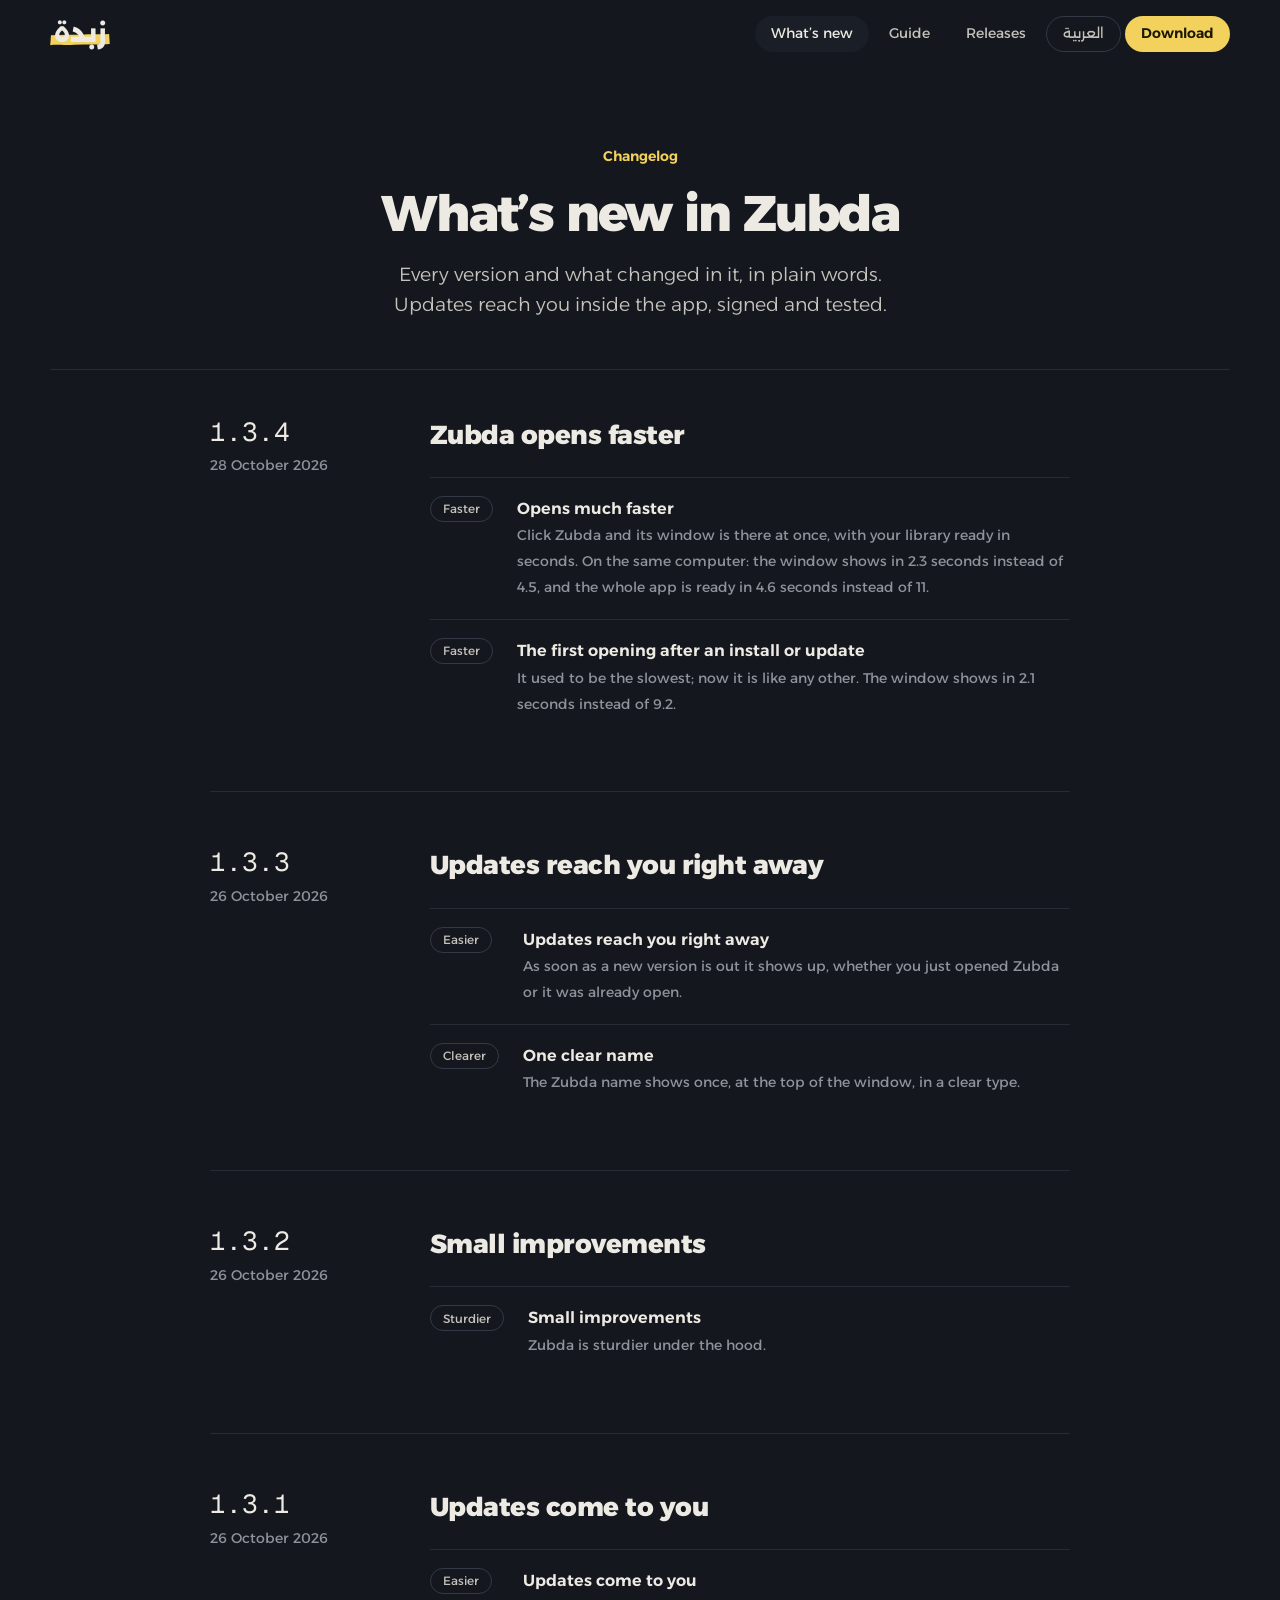
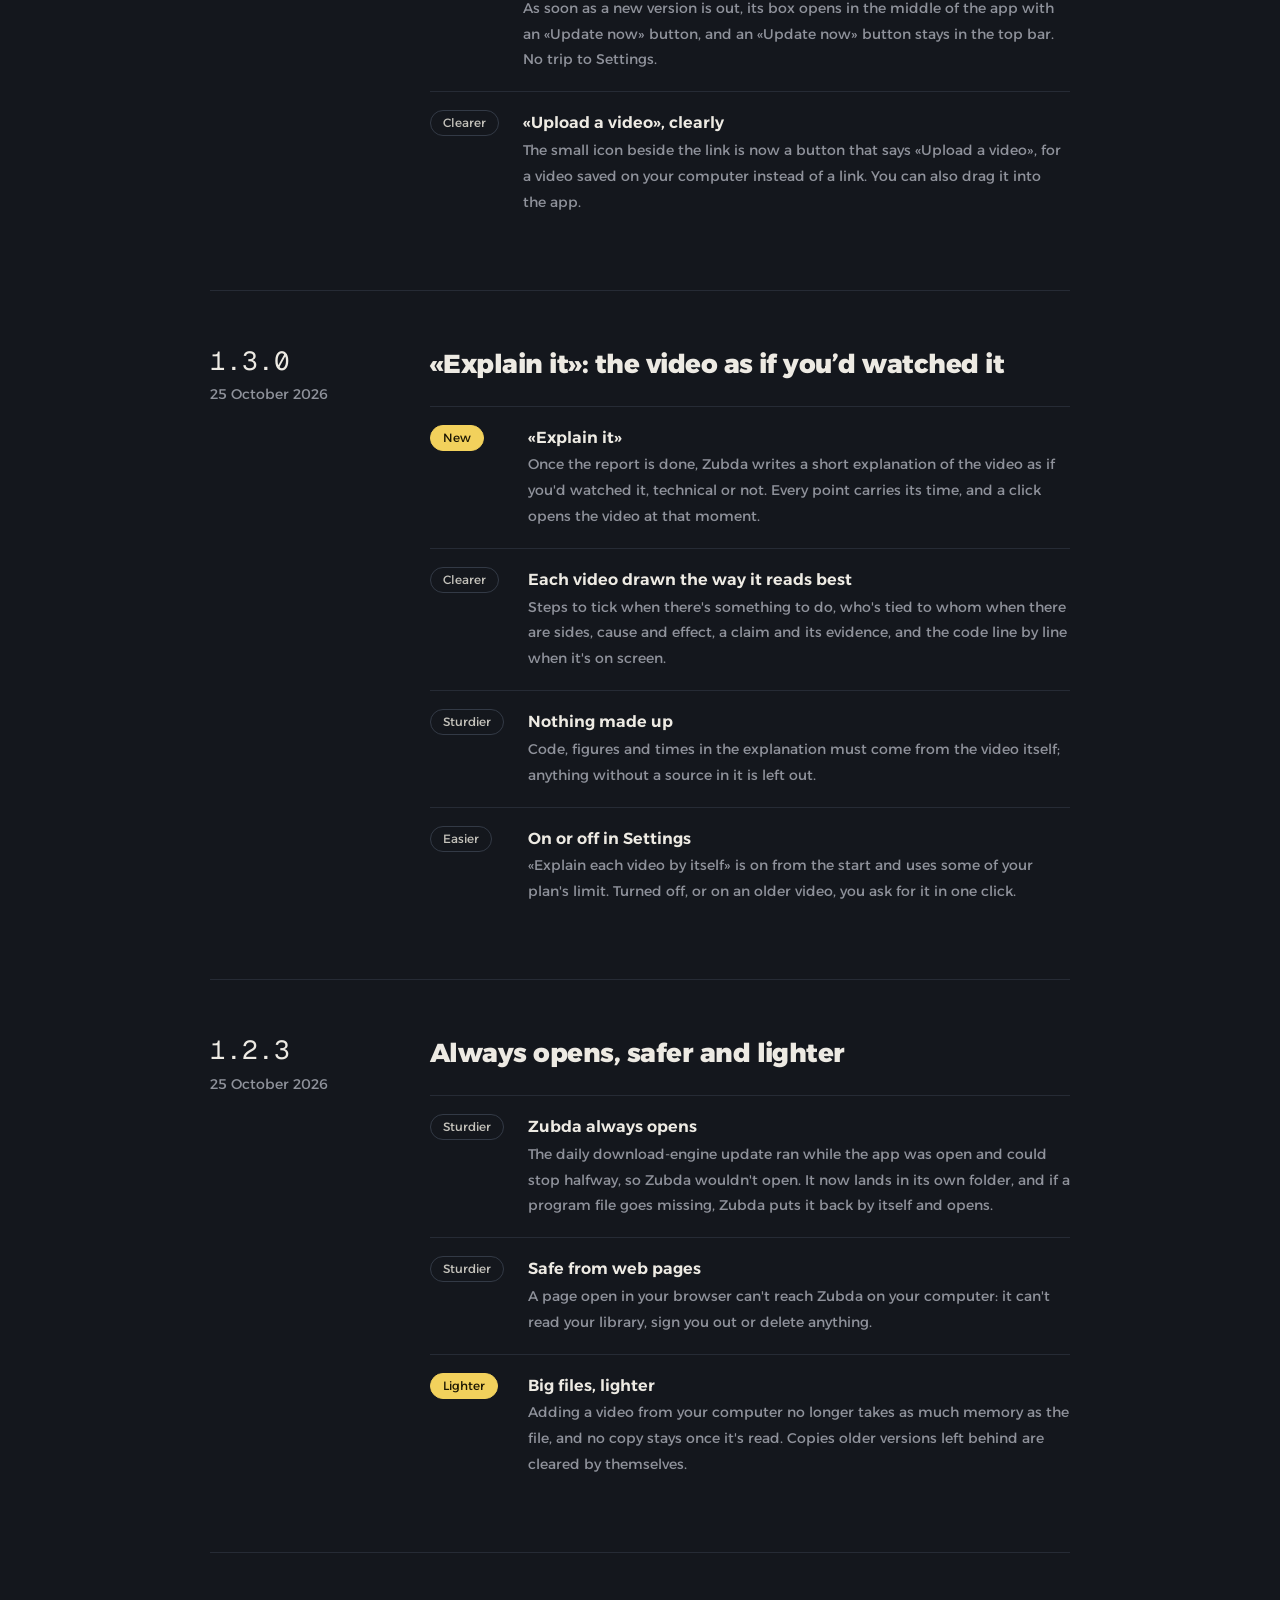
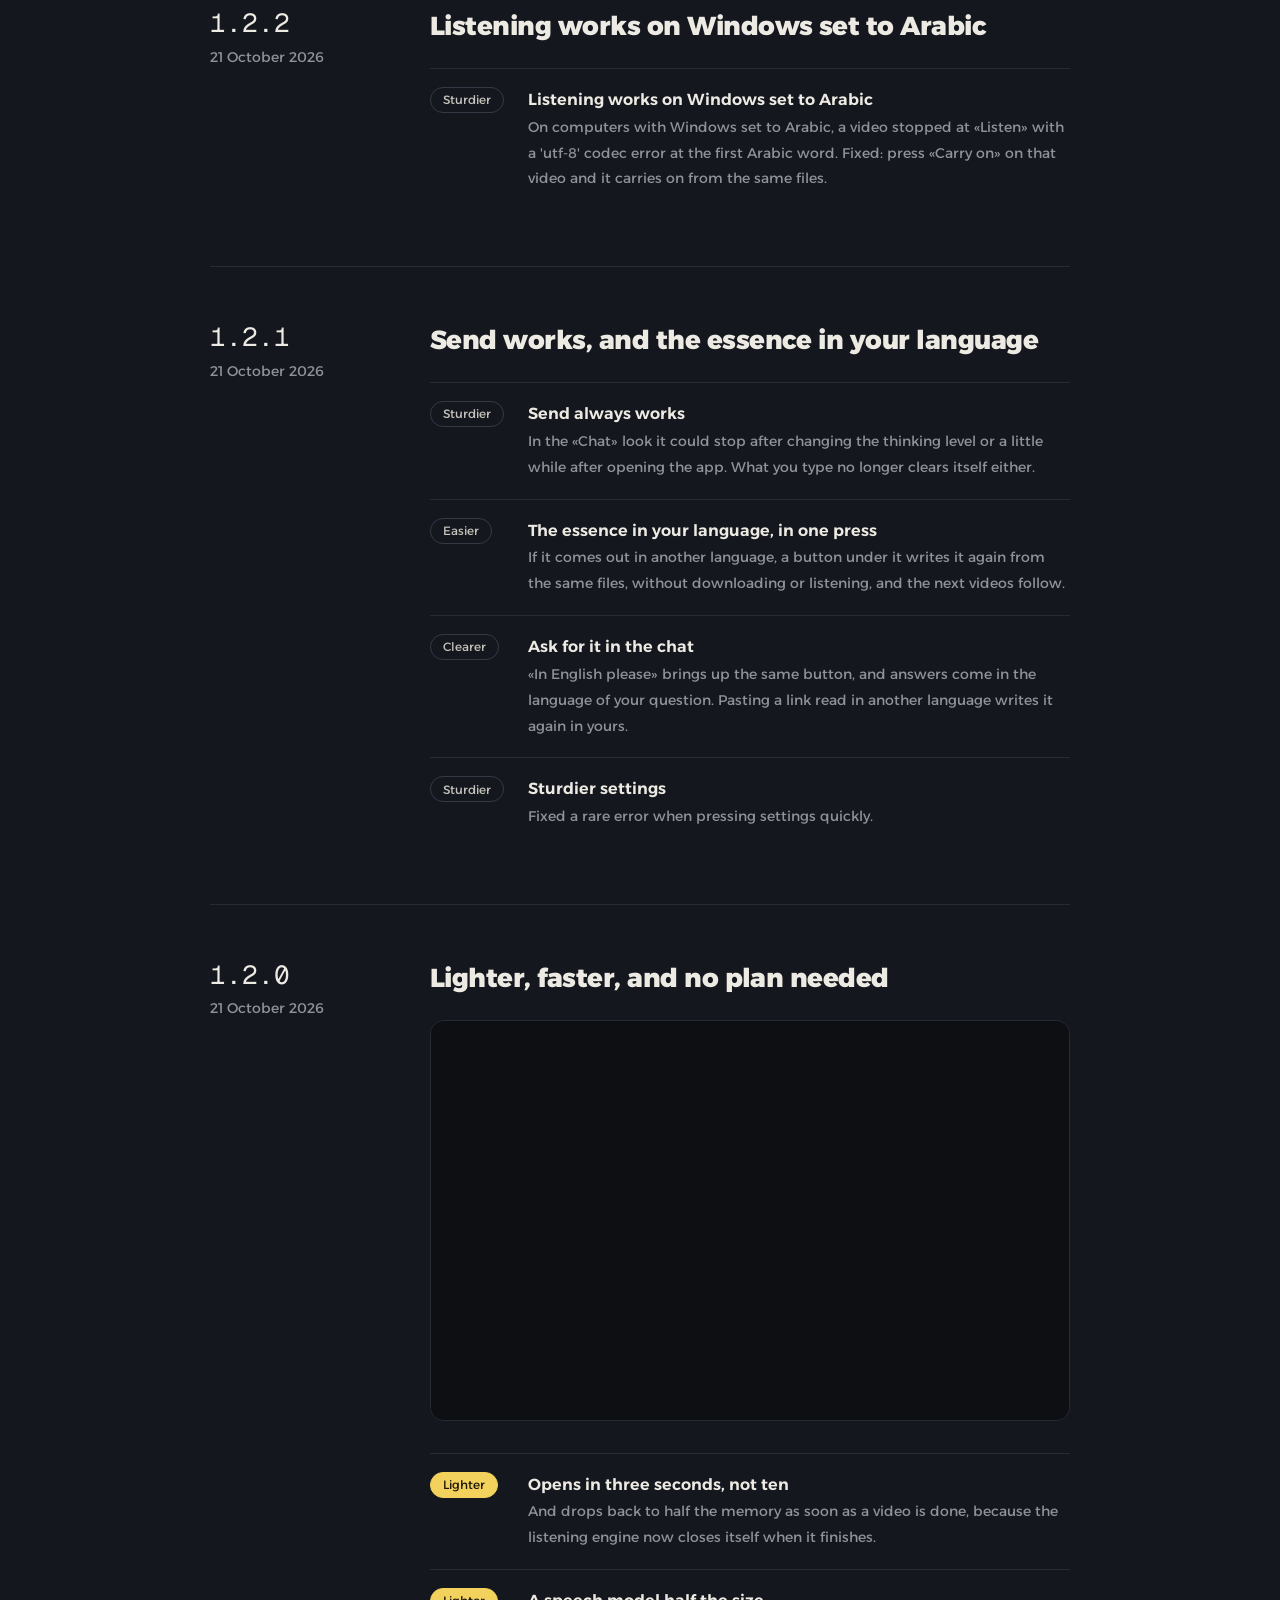
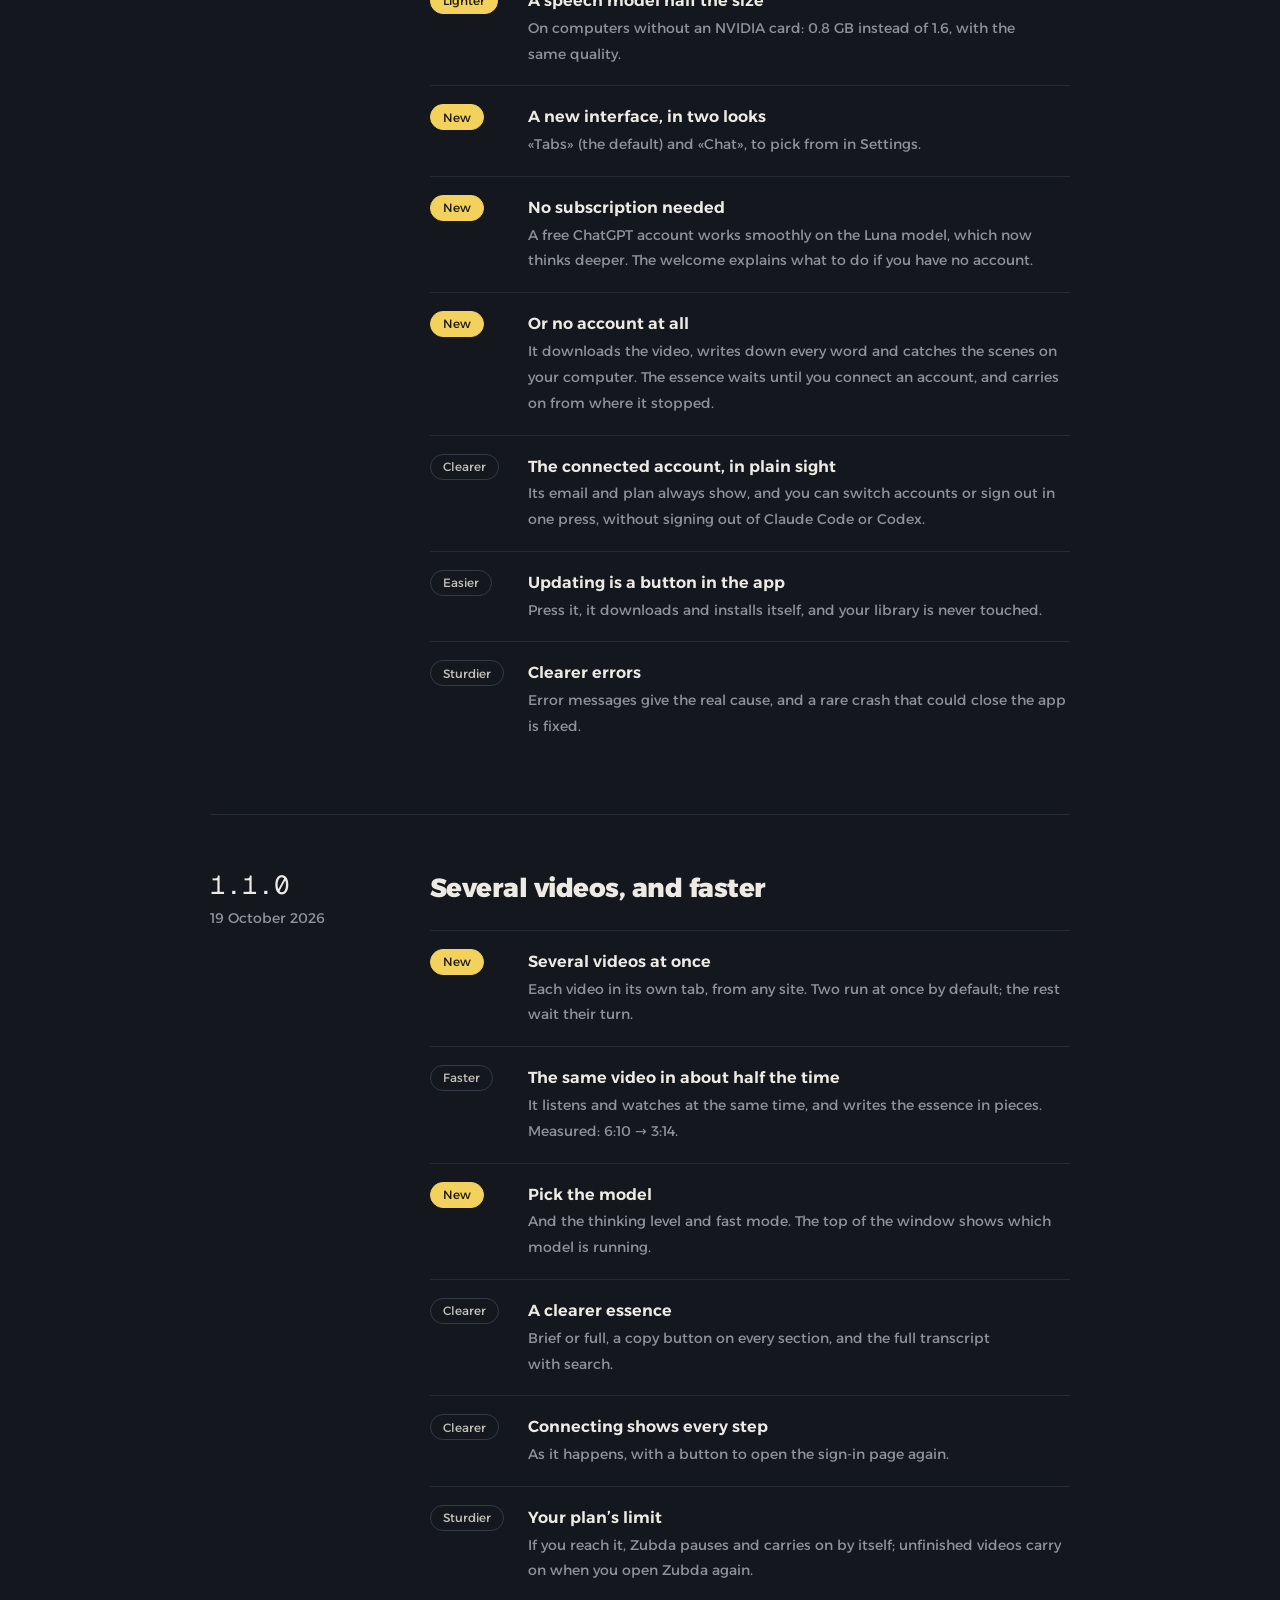
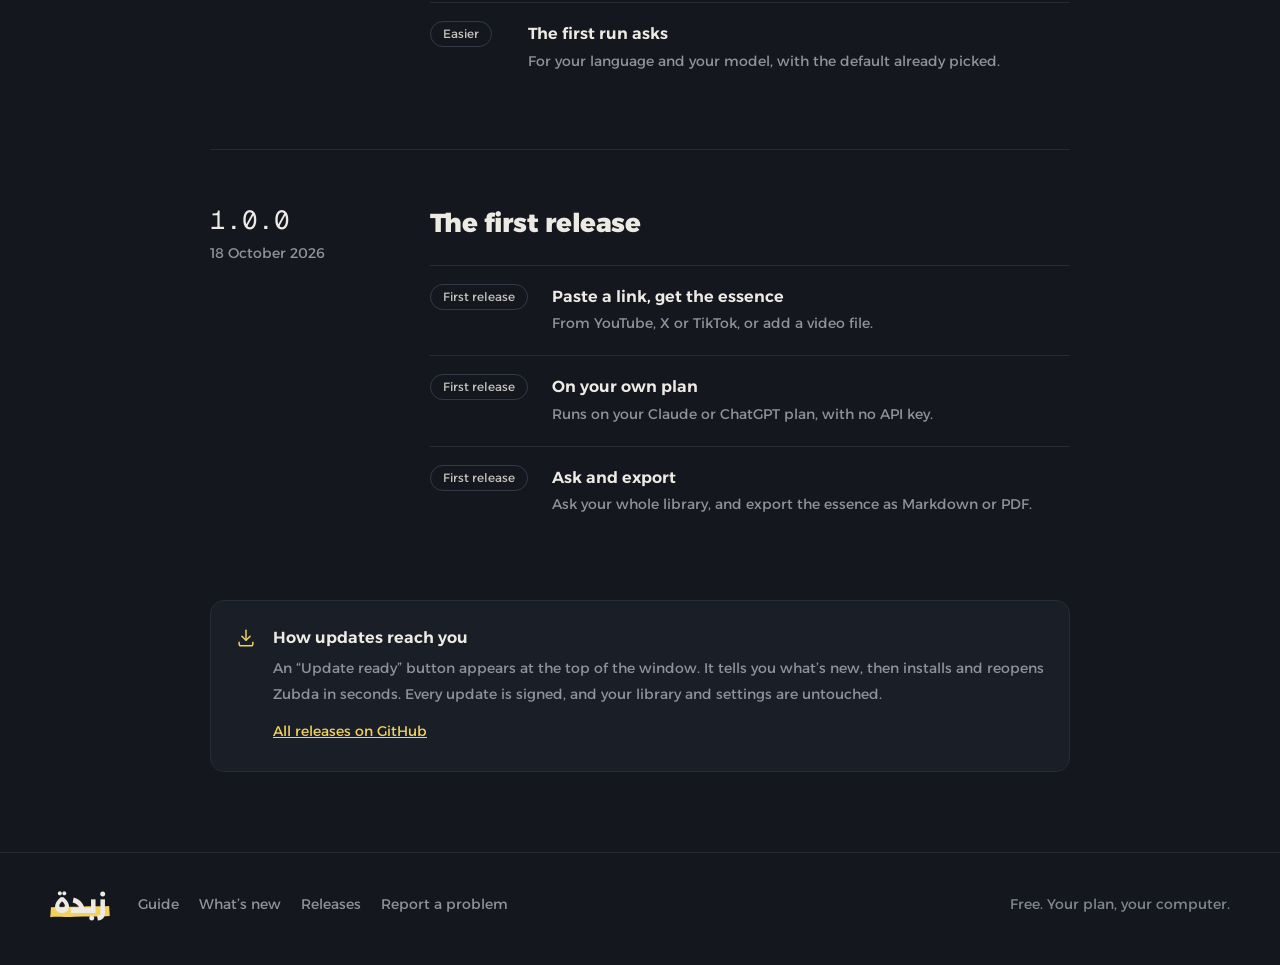
<file: en/new.html>
<!doctype html>
<html lang="en" dir="ltr" data-page-lang="en">
<head>
  <meta charset="utf-8">
  <meta name="viewport" content="width=device-width, initial-scale=1, viewport-fit=cover">
  <meta name="color-scheme" content="dark">
  <meta name="theme-color" content="#14171d">
  <title>What’s new in Zubda — every version and update</title>
  <meta name="description" content="Every version of Zubda and what changed in it, in plain words. Updates reach you inside the app, signed and tested.">
  <meta name="robots" content="index, follow, max-image-preview:large">
  <meta name="google-site-verification" content="ageKuxoyqyGZByLKAbtSlzBnwXhqYNksD65QgOeIHk8">
  <link rel="canonical" href="https://abugiza.github.io/zubda/en/new.html">
  <link rel="alternate" hreflang="ar" href="https://abugiza.github.io/zubda/new.html">
  <link rel="alternate" hreflang="en" href="https://abugiza.github.io/zubda/en/new.html">
  <link rel="alternate" hreflang="x-default" href="https://abugiza.github.io/zubda/en/new.html">
  <link rel="sitemap" type="application/xml" href="https://abugiza.github.io/zubda/sitemap.xml">
  <meta property="og:type" content="website">
  <meta property="og:site_name" content="Zubda">
  <meta property="og:title" content="What’s new in Zubda — every version and update">
  <meta property="og:description" content="Every version of Zubda and what changed in it, in plain words. Updates reach you inside the app, signed and tested.">
  <meta property="og:url" content="https://abugiza.github.io/zubda/en/new.html">
  <meta property="og:locale" content="en_US">
  <meta property="og:locale:alternate" content="ar_SA">
  <meta property="og:image" content="https://abugiza.github.io/zubda/assets/og-en.png">
  <meta property="og:image:width" content="1200">
  <meta property="og:image:height" content="630">
  <meta property="og:image:alt" content="Zubda — don’t watch the video, read its essence">
  <meta name="twitter:card" content="summary_large_image">
  <meta name="twitter:title" content="What’s new in Zubda — every version and update">
  <meta name="twitter:description" content="Every version of Zubda and what changed in it, in plain words. Updates reach you inside the app, signed and tested.">
  <meta name="twitter:image" content="https://abugiza.github.io/zubda/assets/og-en.png">
  <meta name="twitter:image:alt" content="Zubda — don’t watch the video, read its essence">
  <script type="application/ld+json">{"@context":"https://schema.org","@graph":[{"@type":"WebSite","@id":"https://abugiza.github.io/zubda/#website","url":"https://abugiza.github.io/zubda/","name":"Zubda","alternateName":"زبدة","inLanguage":["ar","en"],"publisher":{"@id":"https://abugiza.github.io/zubda/#author"}},{"@type":"Person","@id":"https://abugiza.github.io/zubda/#author","name":"ABUGIZA","url":"https://github.com/ABUGIZA"},{"@type":"SoftwareApplication","@id":"https://abugiza.github.io/zubda/#app","name":"Zubda","alternateName":"زبدة","description":"Free Windows app that hears and sees a whole YouTube, X or TikTok video, gives its essence with timestamps and explains it visually, on ChatGPT or Claude.","url":"https://abugiza.github.io/zubda/en/","applicationCategory":"MultimediaApplication","applicationSubCategory":"Video summarizer","operatingSystem":"Windows 10, Windows 11","downloadUrl":"https://github.com/ABUGIZA/zubda/releases/latest/download/Zubda-Setup.exe","installUrl":"https://github.com/ABUGIZA/zubda/releases/latest/download/Zubda-Setup.exe","image":"https://abugiza.github.io/zubda/assets/og-en.png","screenshot":"https://abugiza.github.io/zubda/assets/og-en.png","inLanguage":["ar","en"],"featureList":["Summarizes YouTube, X, TikTok, Instagram and Vimeo videos, playlists, channels, and video or audio files","Hears and watches the whole video, reading what was on screen but never said: code, settings, numbers","The essence and key points, each with its timestamp and a link to that second of the video","«Explain it»: the video explained as if you’d watched it, each part drawn the way it reads best","The full transcript with timestamps, searchable","Ask a video or your whole library, answered with the minute","Several videos at once, each in its own tab","Save the essence as Markdown or PDF","Runs on your own ChatGPT (even free) or Claude account, no API key"],"softwareRequirements":"Windows 10 or 11 (64-bit), and a ChatGPT or Claude account","storageRequirements":"About 1.3 GB of engines (2.1 GB with an NVIDIA card)","isAccessibleForFree":true,"offers":{"@type":"Offer","price":"0","priceCurrency":"USD"},"releaseNotes":"https://abugiza.github.io/zubda/en/new.html","author":{"@id":"https://abugiza.github.io/zubda/#author"},"publisher":{"@id":"https://abugiza.github.io/zubda/#author"},"softwareVersion":"1.3.4","datePublished":"2026-10-27","fileSize":"35 MB"},{"@type":"WebPage","@id":"https://abugiza.github.io/zubda/en/new.html#webpage","url":"https://abugiza.github.io/zubda/en/new.html","name":"What’s new in Zubda — every version and update","description":"Every version of Zubda and what changed in it, in plain words. Updates reach you inside the app, signed and tested.","inLanguage":"en","isPartOf":{"@id":"https://abugiza.github.io/zubda/#website"},"about":{"@id":"https://abugiza.github.io/zubda/#app"},"primaryImageOfPage":{"@type":"ImageObject","url":"https://abugiza.github.io/zubda/assets/og-en.png","width":1200,"height":630},"dateModified":"2026-10-28","breadcrumb":{"@id":"https://abugiza.github.io/zubda/en/new.html#breadcrumb"}},{"@type":"BreadcrumbList","@id":"https://abugiza.github.io/zubda/en/new.html#breadcrumb","itemListElement":[{"@type":"ListItem","position":1,"name":"Zubda","item":"https://abugiza.github.io/zubda/en/"},{"@type":"ListItem","position":2,"name":"What’s new","item":"https://abugiza.github.io/zubda/en/new.html"}]}]}</script>
  <link rel="icon" href="../assets/icon.svg" type="image/svg+xml">
  <link rel="stylesheet" href="../assets/fonts.css?v=55f2b25">
  <link rel="stylesheet" href="../assets/site.css?v=55f2b25">
</head>
<body data-page="new">
  <header class="nav" data-nav>
    <div class="wrap">
      <a class="mark" href="./" aria-label="Zubda"><span>زبدة</span></a>
      <nav class="links">
        <a href="new.html" data-t="nav_new" class="hide-sm" data-here="new">What’s new</a>
        <a href="docs.html" data-t="nav_docs" class="hide-sm" data-here="docs">Guide</a>
        <a href="https://github.com/ABUGIZA/zubda/releases" data-t="nav_releases" class="hide-sm">Releases</a>
        <a class="lang" href="https://abugiza.github.io/zubda/new.html" hreflang="ar" lang="ar" data-lang>العربية</a>
        <a class="btn primary small" href="https://github.com/ABUGIZA/zubda/releases/latest/download/Zubda-Setup.exe" data-t="nav_get">Download</a>
      </nav>
    </div>
  </header>

  <main>
    <div class="page-head wrap">
      <span class="eyebrow" data-t="new_eye">Changelog</span>
      <h1 data-t="new_h">What’s new in Zubda</h1>
      <p class="lede" data-t="new_lede">Every version and what changed in it, in plain words. Updates reach you inside the app, signed and tested.</p>
    </div>
    <div class="wrap log"><article class="rel" id="v1.3.4">
  <header class="rel-side">
    <span class="rel-v mono" dir="ltr">1.3.4</span>
    <time class="rel-date" datetime="2026-10-28" data-t="v134_date">28 October 2026</time>
  </header>
  <div class="rel-body">
    <h2 data-t="v134_h">Zubda opens faster</h2>
    <ul class="items">
      <li><span class="tg" data-t="tag_faster">Faster</span><div><h3 data-t="s1_h">Opens much faster</h3><p data-t="s1_p">Click Zubda and its window is there at once, with your library ready in seconds. On the same computer: the window shows in 2.3 seconds instead of 4.5, and the whole app is ready in 4.6 seconds instead of 11.</p></div></li>
      <li><span class="tg" data-t="tag_faster">Faster</span><div><h3 data-t="s2_h">The first opening after an install or update</h3><p data-t="s2_p">It used to be the slowest; now it is like any other. The window shows in 2.1 seconds instead of 9.2.</p></div></li>
    </ul>
  </div>
</article>
<article class="rel" id="v1.3.3">
  <header class="rel-side">
    <span class="rel-v mono" dir="ltr">1.3.3</span>
    <time class="rel-date" datetime="2026-10-26" data-t="v133_date">26 October 2026</time>
  </header>
  <div class="rel-body">
    <h2 data-t="v133_h">Updates reach you right away</h2>
    <ul class="items">
      <li><span class="tg" data-t="tag_easier">Easier</span><div><h3 data-t="r1_h">Updates reach you right away</h3><p data-t="r1_p">As soon as a new version is out it shows up, whether you just opened Zubda or it was already open.</p></div></li>
      <li><span class="tg" data-t="tag_clearer">Clearer</span><div><h3 data-t="r2_h">One clear name</h3><p data-t="r2_p">The Zubda name shows once, at the top of the window, in a clear type.</p></div></li>
    </ul>
  </div>
</article>
<article class="rel" id="v1.3.2">
  <header class="rel-side">
    <span class="rel-v mono" dir="ltr">1.3.2</span>
    <time class="rel-date" datetime="2026-10-26" data-t="v132_date">26 October 2026</time>
  </header>
  <div class="rel-body">
    <h2 data-t="v132_h">Small improvements</h2>
    <ul class="items">
      <li><span class="tg" data-t="tag_sturdier">Sturdier</span><div><h3 data-t="cnt_h">Small improvements</h3><p data-t="cnt_p">Zubda is sturdier under the hood.</p></div></li>
    </ul>
  </div>
</article>
<article class="rel" id="v1.3.1">
  <header class="rel-side">
    <span class="rel-v mono" dir="ltr">1.3.1</span>
    <time class="rel-date" datetime="2026-10-26" data-t="v131_date">26 October 2026</time>
  </header>
  <div class="rel-body">
    <h2 data-t="v131_h">Updates come to you</h2>
    <ul class="items">
      <li><span class="tg" data-t="tag_easier">Easier</span><div><h3 data-t="u1_h">Updates come to you</h3><p data-t="u1_p">As soon as a new version is out, its box opens in the middle of the app with an «Update now» button, and an «Update now» button stays in the top bar. No trip to Settings.</p></div></li>
      <li><span class="tg" data-t="tag_clearer">Clearer</span><div><h3 data-t="u2_h">«Upload a video», clearly</h3><p data-t="u2_p">The small icon beside the link is now a button that says «Upload a video», for a video saved on your computer instead of a link. You can also drag it into the app.</p></div></li>
    </ul>
  </div>
</article>
<article class="rel" id="v1.3.0">
  <header class="rel-side">
    <span class="rel-v mono" dir="ltr">1.3.0</span>
    <time class="rel-date" datetime="2026-10-25" data-t="v130_date">25 October 2026</time>
  </header>
  <div class="rel-body">
    <h2 data-t="v130_h">«Explain it»: the video as if you’d watched it</h2>
    <ul class="items">
      <li><span class="tg new" data-t="tag_new">New</span><div><h3 data-t="j1_h">«Explain it»</h3><p data-t="j1_p">Once the report is done, Zubda writes a short explanation of the video as if you'd watched it, technical or not. Every point carries its time, and a click opens the video at that moment.</p></div></li>
      <li><span class="tg" data-t="tag_clearer">Clearer</span><div><h3 data-t="j2_h">Each video drawn the way it reads best</h3><p data-t="j2_p">Steps to tick when there's something to do, who's tied to whom when there are sides, cause and effect, a claim and its evidence, and the code line by line when it's on screen.</p></div></li>
      <li><span class="tg" data-t="tag_sturdier">Sturdier</span><div><h3 data-t="j3_h">Nothing made up</h3><p data-t="j3_p">Code, figures and times in the explanation must come from the video itself; anything without a source in it is left out.</p></div></li>
      <li><span class="tg" data-t="tag_easier">Easier</span><div><h3 data-t="j4_h">On or off in Settings</h3><p data-t="j4_p">«Explain each video by itself» is on from the start and uses some of your plan's limit. Turned off, or on an older video, you ask for it in one click.</p></div></li>
    </ul>
  </div>
</article>
<article class="rel" id="v1.2.3">
  <header class="rel-side">
    <span class="rel-v mono" dir="ltr">1.2.3</span>
    <time class="rel-date" datetime="2026-10-25" data-t="v123_date">25 October 2026</time>
  </header>
  <div class="rel-body">
    <h2 data-t="v123_h">Always opens, safer and lighter</h2>
    <ul class="items">
      <li><span class="tg" data-t="tag_sturdier">Sturdier</span><div><h3 data-t="h1_h">Zubda always opens</h3><p data-t="h1_p">The daily download-engine update ran while the app was open and could stop halfway, so Zubda wouldn't open. It now lands in its own folder, and if a program file goes missing, Zubda puts it back by itself and opens.</p></div></li>
      <li><span class="tg" data-t="tag_sturdier">Sturdier</span><div><h3 data-t="h2_h">Safe from web pages</h3><p data-t="h2_p">A page open in your browser can't reach Zubda on your computer: it can't read your library, sign you out or delete anything.</p></div></li>
      <li><span class="tg new" data-t="tag_lighter">Lighter</span><div><h3 data-t="h3_h">Big files, lighter</h3><p data-t="h3_p">Adding a video from your computer no longer takes as much memory as the file, and no copy stays once it's read. Copies older versions left behind are cleared by themselves.</p></div></li>
    </ul>
  </div>
</article>
<article class="rel" id="v1.2.2">
  <header class="rel-side">
    <span class="rel-v mono" dir="ltr">1.2.2</span>
    <time class="rel-date" datetime="2026-10-21" data-t="v122_date">21 October 2026</time>
  </header>
  <div class="rel-body">
    <h2 data-t="v122_h">Listening works on Windows set to Arabic</h2>
    <ul class="items">
      <li><span class="tg" data-t="tag_sturdier">Sturdier</span><div><h3 data-t="g1_h">Listening works on Windows set to Arabic</h3><p data-t="g1_p">On computers with Windows set to Arabic, a video stopped at «Listen» with a 'utf-8' codec error at the first Arabic word. Fixed: press «Carry on» on that video and it carries on from the same files.</p></div></li>
    </ul>
  </div>
</article>
<article class="rel" id="v1.2.1">
  <header class="rel-side">
    <span class="rel-v mono" dir="ltr">1.2.1</span>
    <time class="rel-date" datetime="2026-10-21" data-t="v121_date">21 October 2026</time>
  </header>
  <div class="rel-body">
    <h2 data-t="v121_h">Send works, and the essence in your language</h2>
    <ul class="items">
      <li><span class="tg" data-t="tag_sturdier">Sturdier</span><div><h3 data-t="f1_h">Send always works</h3><p data-t="f1_p">In the «Chat» look it could stop after changing the thinking level or a little while after opening the app. What you type no longer clears itself either.</p></div></li>
      <li><span class="tg" data-t="tag_easier">Easier</span><div><h3 data-t="f2_h">The essence in your language, in one press</h3><p data-t="f2_p">If it comes out in another language, a button under it writes it again from the same files, without downloading or listening, and the next videos follow.</p></div></li>
      <li><span class="tg" data-t="tag_clearer">Clearer</span><div><h3 data-t="f3_h">Ask for it in the chat</h3><p data-t="f3_p">«In English please» brings up the same button, and answers come in the language of your question. Pasting a link read in another language writes it again in yours.</p></div></li>
      <li><span class="tg" data-t="tag_sturdier">Sturdier</span><div><h3 data-t="f4_h">Sturdier settings</h3><p data-t="f4_p">Fixed a rare error when pressing settings quickly.</p></div></li>
    </ul>
  </div>
</article>
<article class="rel" id="v1.2.0">
  <header class="rel-side">
    <span class="rel-v mono" dir="ltr">1.2.0</span>
    <time class="rel-date" datetime="2026-10-21" data-t="v120_date">21 October 2026</time>
  </header>
  <div class="rel-body">
    <h2 data-t="v120_h">Lighter, faster, and no plan needed</h2>
    <figure class="clipbox rel-clip"><video data-demo="lighter" autoplay muted loop playsinline disablepictureinpicture preload="none"></video></figure>
    <ul class="items">
      <li><span class="tg new" data-t="tag_lighter">Lighter</span><div><h3 data-t="e1_h">Opens in three seconds, not ten</h3><p data-t="e1_p">And drops back to half the memory as soon as a video is done, because the listening engine now closes itself when it finishes.</p></div></li>
      <li><span class="tg new" data-t="tag_lighter">Lighter</span><div><h3 data-t="e2_h">A speech model half the size</h3><p data-t="e2_p">On computers without an NVIDIA card: 0.8 GB instead of 1.6, with the same quality.</p></div></li>
      <li><span class="tg new" data-t="tag_new">New</span><div><h3 data-t="e3_h">A new interface, in two looks</h3><p data-t="e3_p">«Tabs» (the default) and «Chat», to pick from in Settings.</p></div></li>
      <li><span class="tg new" data-t="tag_new">New</span><div><h3 data-t="e4_h">No subscription needed</h3><p data-t="e4_p">A free ChatGPT account works smoothly on the Luna model, which now thinks deeper. The welcome explains what to do if you have no account.</p></div></li>
      <li><span class="tg new" data-t="tag_new">New</span><div><h3 data-t="e5_h">Or no account at all</h3><p data-t="e5_p">It downloads the video, writes down every word and catches the scenes on your computer. The essence waits until you connect an account, and carries on from where it stopped.</p></div></li>
      <li><span class="tg" data-t="tag_clearer">Clearer</span><div><h3 data-t="e6_h">The connected account, in plain sight</h3><p data-t="e6_p">Its email and plan always show, and you can switch accounts or sign out in one press, without signing out of Claude Code or Codex.</p></div></li>
      <li><span class="tg" data-t="tag_easier">Easier</span><div><h3 data-t="e7_h">Updating is a button in the app</h3><p data-t="e7_p">Press it, it downloads and installs itself, and your library is never touched.</p></div></li>
      <li><span class="tg" data-t="tag_sturdier">Sturdier</span><div><h3 data-t="e8_h">Clearer errors</h3><p data-t="e8_p">Error messages give the real cause, and a rare crash that could close the app is fixed.</p></div></li>
    </ul>
  </div>
</article>
<article class="rel" id="v1.1.0">
  <header class="rel-side">
    <span class="rel-v mono" dir="ltr">1.1.0</span>
    <time class="rel-date" datetime="2026-10-19" data-t="v110_date">19 October 2026</time>
  </header>
  <div class="rel-body">
    <h2 data-t="v110_h">Several videos, and faster</h2>
    <ul class="items">
      <li><span class="tg new" data-t="tag_new">New</span><div><h3 data-t="c1_h">Several videos at once</h3><p data-t="c1_p">Each video in its own tab, from any site. Two run at once by default; the rest wait their turn.</p></div></li>
      <li><span class="tg" data-t="tag_faster">Faster</span><div><h3 data-t="c2_h">The same video in about half the time</h3><p data-t="c2_p">It listens and watches at the same time, and writes the essence in pieces. Measured: 6:10 → 3:14.</p></div></li>
      <li><span class="tg new" data-t="tag_new">New</span><div><h3 data-t="c3_h">Pick the model</h3><p data-t="c3_p">And the thinking level and fast mode. The top of the window shows which model is running.</p></div></li>
      <li><span class="tg" data-t="tag_clearer">Clearer</span><div><h3 data-t="c4_h">A clearer essence</h3><p data-t="c4_p">Brief or full, a copy button on every section, and the full transcript with search.</p></div></li>
      <li><span class="tg" data-t="tag_clearer">Clearer</span><div><h3 data-t="c5_h">Connecting shows every step</h3><p data-t="c5_p">As it happens, with a button to open the sign-in page again.</p></div></li>
      <li><span class="tg" data-t="tag_sturdier">Sturdier</span><div><h3 data-t="c6_h">Your plan’s limit</h3><p data-t="c6_p">If you reach it, Zubda pauses and carries on by itself; unfinished videos carry on when you open Zubda again.</p></div></li>
      <li><span class="tg" data-t="tag_easier">Easier</span><div><h3 data-t="c7_h">The first run asks</h3><p data-t="c7_p">For your language and your model, with the default already picked.</p></div></li>
    </ul>
  </div>
</article>
<article class="rel" id="v1.0.0">
  <header class="rel-side">
    <span class="rel-v mono" dir="ltr">1.0.0</span>
    <time class="rel-date" datetime="2026-10-18" data-t="v100_date">18 October 2026</time>
  </header>
  <div class="rel-body">
    <h2 data-t="v100_h">The first release</h2>
    <ul class="items">
      <li><span class="tg" data-t="tag_first">First release</span><div><h3 data-t="d1_h">Paste a link, get the essence</h3><p data-t="d1_p">From YouTube, X or TikTok, or add a video file.</p></div></li>
      <li><span class="tg" data-t="tag_first">First release</span><div><h3 data-t="d2_h">On your own plan</h3><p data-t="d2_p">Runs on your Claude or ChatGPT plan, with no API key.</p></div></li>
      <li><span class="tg" data-t="tag_first">First release</span><div><h3 data-t="d3_h">Ask and export</h3><p data-t="d3_p">Ask your whole library, and export the essence as Markdown or PDF.</p></div></li>
    </ul>
  </div>
</article>
<aside class="upd">
  <svg viewBox="0 0 24 24" fill="none" stroke="currentColor" stroke-width="1.6" stroke-linecap="round" stroke-linejoin="round" aria-hidden="true"><path d="M12 3.5v11"/><path d="m7.5 10 4.5 4.5 4.5-4.5"/><path d="M4.5 16.5v2a2 2 0 0 0 2 2h11a2 2 0 0 0 2-2v-2"/></svg>
  <div>
    <h3 data-t="upd_h">How updates reach you</h3>
    <p data-t="upd_p">An “Update ready” button appears at the top of the window. It tells you what’s new, then installs and reopens Zubda in seconds. Every update is signed, and your library and settings are untouched.</p>
    <a href="https://github.com/ABUGIZA/zubda/releases" data-t="all_rel">All releases on GitHub</a>
  </div>
</aside></div>
  </main>

  <footer class="foot">
    <div class="wrap">
      <a class="mark" href="./" aria-label="Zubda"><span>زبدة</span></a>
      <nav>
        <a href="docs.html" data-t="nav_docs">Guide</a>
        <a href="new.html" data-t="nav_new">What’s new</a>
        <a href="https://github.com/ABUGIZA/zubda/releases" data-t="nav_releases">Releases</a>
        <a href="https://github.com/ABUGIZA/zubda/issues" data-t="nav_issue">Report a problem</a>
      </nav>
      <span class="end" data-t="foot">Free. Your plan, your computer.</span>
    </div>
  </footer>

  <script type="module" src="../assets/site.js?v=55f2b25"></script>
</body>
</html>
</file>
<file: assets/fonts.css>
/* arabic */
@font-face {
  font-family: 'Alexandria';
  font-style: normal;
  font-weight: 300 800;
  font-display: swap;
  src: url(fonts/UMBXrPdDqW66y0Y2usFeaijdA4M5.woff2) format('woff2');
  unicode-range: U+0600-06FF, U+0750-077F, U+0870-0891, U+0897-08E1, U+08E3-08FF, U+200C-200E, U+2010-2011, U+204F, U+2E41, U+FB50-FDFF, U+FE70-FE74, U+FE76-FEFC, U+102E0-102FB, U+10E60-10E7E, U+10EC2-10EC7, U+10EC9-10EEE, U+10EF0-10EFF, U+1EE00-1EE03, U+1EE05-1EE1F, U+1EE21-1EE22, U+1EE24, U+1EE27, U+1EE29-1EE32, U+1EE34-1EE37, U+1EE39, U+1EE3B, U+1EE42, U+1EE47, U+1EE49, U+1EE4B, U+1EE4D-1EE4F, U+1EE51-1EE52, U+1EE54, U+1EE57, U+1EE59, U+1EE5B, U+1EE5D, U+1EE5F, U+1EE61-1EE62, U+1EE64, U+1EE67-1EE6A, U+1EE6C-1EE72, U+1EE74-1EE77, U+1EE79-1EE7C, U+1EE7E, U+1EE80-1EE89, U+1EE8B-1EE9B, U+1EEA1-1EEA3, U+1EEA5-1EEA9, U+1EEAB-1EEBB, U+1EEF0-1EEF1;
}
/* latin */
@font-face {
  font-family: 'Alexandria';
  font-style: normal;
  font-weight: 300 800;
  font-display: swap;
  src: url(fonts/UMBXrPdDqW66y0Y2usFeai3dAw.woff2) format('woff2');
  unicode-range: U+0000-00FF, U+0131, U+0152-0153, U+02BB-02BC, U+02C6, U+02DA, U+02DC, U+0304, U+0308, U+0329, U+2000-206F, U+20AC, U+2122, U+2191, U+2193, U+2212, U+2215, U+FEFF, U+FFFD;
}
/* latin */
@font-face {
  font-family: 'Geist Mono';
  font-style: normal;
  font-weight: 400 500;
  font-display: swap;
  src: url(fonts/or3nQ6H-1_WfwkMZI_qYFrcdmg.woff2) format('woff2');
  unicode-range: U+0000-00FF, U+0131, U+0152-0153, U+02BB-02BC, U+02C6, U+02DA, U+02DC, U+0304, U+0308, U+0329, U+2000-206F, U+20AC, U+2122, U+2191, U+2193, U+2212, U+2215, U+FEFF, U+FFFD;
}
</file>
<file: assets/site.css>
/* Zubda site («كل كلمة»): cool slate, one butter highlighter, Alexandria throughout. */
:root {
  --bg: #14171d; --panel: #1a1e26; --panel-2: #20252e; --well: #111419;
  --line: #262b35; --line-2: #333a46;
  --ink: #edeae3; --ink-2: #c4c2bb; --ink-3: #8f929b; --ink-4: #80858f;
  --butter: #f2d15c; --butter-2: #f7df8e; --butter-ink: #1c1703; --butter-wash: rgba(242, 209, 92, .13);
  --f: 'Alexandria', system-ui, sans-serif; --mono: 'Geist Mono', ui-monospace, monospace;
  --wrap: 1180px; --wrap-w: 1320px; --gut: clamp(16px, 4vw, 40px);
  --r0: 4px; --r1: 8px; --r2: 14px;
  --shadow: 0 40px 90px -40px rgba(0, 0, 0, .75);
  --ease: cubic-bezier(.2, .7, .1, 1);
  /* type: 12 · 14 · 16 · 19 · 26 · h2 · h1 */
  --t-xs: 12px; --t-s: 14px; --t-m: 16px; --t-l: 19px; --t-xl: 26px;
  --t-h2: clamp(32px, 4.2vw, 50px); --t-h1: clamp(44px, 6.8vw, 88px);
  --marker: url("data:image/svg+xml,%3Csvg xmlns='http://www.w3.org/2000/svg' viewBox='0 0 100 20' preserveAspectRatio='none'%3E%3Cpath d='M1.6 3.6C18 2.2 38 3.1 58 2.3S88 2.7 98.6 1.5L99.6 16.9C82 18.4 61 17.3 41 18.2S11 17.4.4 18.7Z' fill='%23f2d15c'/%3E%3C/svg%3E");
  color-scheme: dark;
}
*, *::before, *::after { box-sizing: border-box; }
[hidden] { display: none !important; }
html { -webkit-text-size-adjust: 100%; scroll-behavior: smooth; scroll-padding-top: 88px; }
body { margin: 0; background: var(--bg); color: var(--ink); font: 400 var(--t-m)/1.75 var(--f); -webkit-font-smoothing: antialiased; text-rendering: optimizeLegibility; overflow-x: clip; }
[lang="en"] body { line-height: 1.65; }
a { color: inherit; }
img, svg, video { display: block; }
button { font: inherit; color: inherit; background: none; border: 0; padding: 0; cursor: pointer; }
:focus-visible { outline: 2px solid var(--butter); outline-offset: 3px; border-radius: var(--r1); }
::selection { background: var(--butter); color: var(--butter-ink); }
.mono { font-family: var(--mono); font-feature-settings: 'tnum' 1; letter-spacing: 0; }
.wrap { width: min(100% - 2 * var(--gut), var(--wrap)); margin-inline: auto; }
.wrap-w { width: min(100% - 2 * var(--gut), var(--wrap-w)); margin-inline: auto; }
h1, h2, h3, h4 { margin: 0; font-weight: 800; letter-spacing: -.01em; text-wrap: balance; }
[lang="en"] h1 { letter-spacing: -.035em; } [lang="en"] h2 { letter-spacing: -.02em; }
p { margin: 0; text-wrap: pretty; }
bdi { unicode-bidi: isolate; }

/* the marker: drawn from the reading start, then the ink turns dark on it */
.hl { font-style: normal; background: var(--marker) no-repeat; background-size: 0% 100%; background-position: right 0 center; padding: 0 .12em; margin: 0 -.06em; transition: background-size .7s var(--ease), color .25s .45s; -webkit-box-decoration-break: clone; box-decoration-break: clone; }
[dir="ltr"] .hl { background-position: left 0 center; }
.in .hl, .hl.in, .in.hl { background-size: 100% 100%; color: var(--butter-ink); }

/* ---------------------------------------------------------------- nav */
.nav { position: sticky; top: 0; z-index: 30; height: 68px; transition: background .25s, border-color .25s; border-bottom: 1px solid transparent; }
.nav.scrolled { background: rgba(20, 23, 29, .82); backdrop-filter: blur(14px) saturate(1.3); border-bottom-color: var(--line); }
.nav .wrap, .nav .wrap-w { height: 100%; display: flex; align-items: center; gap: 16px; }
.mark { text-decoration: none; font: 800 26px/1 var(--f); color: var(--ink); display: inline-flex; }
.mark span { background: var(--marker) no-repeat; background-size: 100% 46%; background-position: 0 92%; padding: 0 4px 2px; }
.links { margin-inline-start: auto; display: flex; align-items: center; gap: 4px; }
.links a:not(.btn), .lang { height: 36px; padding: 0 16px; display: inline-flex; align-items: center; border-radius: 999px; font-size: var(--t-s); color: var(--ink-2); text-decoration: none; transition: background .2s, color .2s; }
.links a:not(.btn):hover, .lang:hover { background: var(--panel); color: var(--ink); }
.links a.on { color: var(--ink); }
.lang { border: 1px solid var(--line-2); }
.btn { height: 46px; padding: 0 22px; display: inline-flex; align-items: center; justify-content: center; gap: 12px; border-radius: 999px; font-size: var(--t-m); font-weight: 600; text-decoration: none; white-space: nowrap; transition: background .2s, border-color .2s, transform .15s var(--ease); }
.btn:active { transform: scale(.98); }
.btn svg { width: 18px; height: 18px; flex: none; }
.btn.small { height: 36px; padding: 0 16px; font-size: var(--t-s); }
.btn.big { height: 56px; padding: 0 30px; font-size: var(--t-l); }
.btn.big svg { width: 20px; height: 20px; }
.btn.primary { background: var(--butter); color: var(--butter-ink); }
.btn.primary:hover { background: var(--butter-2); }
.btn.ghost { border: 1px solid var(--line-2); color: var(--ink); }
.btn.ghost:hover { background: var(--panel); border-color: #454d5b; }
[dir="ltr"] .chev { transform: scaleX(-1); }

/* ---------------------------------------------------------------- hero: one centred column */
.hero { padding: clamp(48px, 7vw, 96px) 0 clamp(40px, 5vw, 64px); text-align: center; display: flex; flex-direction: column; align-items: center; }
.pill { display: inline-flex; align-items: center; gap: 8px; min-height: 36px; padding: 4px 16px 4px 4px; line-height: 1.5; text-align: start; border: 1px solid var(--line-2); border-radius: 999px; font-size: var(--t-s); color: var(--ink-2); }
[dir="rtl"] .pill { padding: 4px 4px 4px 16px; }
.pill b { height: 28px; padding: 0 12px; flex: none; display: inline-flex; align-items: center; border-radius: 999px; background: var(--butter-wash); color: var(--butter); font-weight: 600; }
.hero h1 { margin-top: 28px; font-size: var(--t-h1); line-height: 1.12; }
[lang="en"] .hero h1 { line-height: 1.02; }
.hero h1 .line2 { display: block; }
.hero h1 .hl { transition-delay: .35s, .8s; }
.sub { margin-top: 24px; max-width: 640px; font-size: var(--t-l); line-height: 1.85; color: var(--ink-2); font-weight: 300; text-wrap: balance; }
[lang="en"] .sub { line-height: 1.6; }
.act { margin-top: 36px; display: flex; flex-direction: column; align-items: center; gap: 20px; }
.ctas { display: flex; gap: 12px; flex-wrap: wrap; justify-content: center; }
.spec { display: flex; flex-wrap: wrap; justify-content: center; gap: 0; font-size: var(--t-s); color: var(--ink-3); }
.spec > span { display: inline-flex; align-items: center; }
.spec > span + span::before { content: ''; width: 3px; height: 3px; border-radius: 50%; background: var(--ink-4); margin: 0 12px; }

/* ---------------------------------------------------------------- the read: the signature */
.read { margin-bottom: clamp(56px, 7vw, 96px); }
.reader { background: var(--panel); border: 1px solid var(--line); border-radius: var(--r2); box-shadow: var(--shadow); overflow: hidden; }
.rd-bar { display: grid; grid-template-columns: minmax(0, 1fr) auto auto; align-items: center; gap: 24px; height: 52px; padding: 0 20px; border-bottom: 1px solid var(--line); font-size: var(--t-s); }
.rd-src { display: inline-flex; align-items: center; gap: 12px; min-width: 0; color: var(--ink-2); }
.rd-src svg { width: 20px; height: 20px; flex: none; }
.rd-title { white-space: nowrap; overflow: hidden; text-overflow: ellipsis; }
.rd-meta { display: inline-flex; gap: 8px; color: var(--ink-3); }
.rd-meta .mono { color: var(--ink-2); }
.rd-clock { color: var(--butter); font-size: var(--t-s); }
.rd-clock .of { color: var(--ink-4); margin-inline-start: 6px; }
.rd-body { display: grid; grid-template-columns: minmax(0, 1fr) 420px; }
.rd-page { position: relative; height: 470px; overflow: hidden; background: var(--well); -webkit-mask-image: linear-gradient(transparent, #000 16%, #000 84%, transparent); mask-image: linear-gradient(transparent, #000 16%, #000 84%, transparent); }
.rd-text { padding: 0 40px; will-change: transform; }
.rd-text p { display: grid; grid-template-columns: 52px minmax(0, 1fr); gap: 0 16px; margin: 0 0 16px; font-size: var(--t-s); line-height: 1.9; color: #7d828c; }
.rd-text time { font: 400 var(--t-xs)/2.3 var(--mono); color: #80858f; }
.rd-text p.past { color: #a4a7af; }
.rd-text mark { background: linear-gradient(var(--butter), var(--butter)) no-repeat left center / 0% 88%; color: inherit; border-radius: var(--r0); padding: 1px 2px; margin: 0 -2px; transition: background-size .5s var(--ease), color .2s .2s; }
.rd-text mark.on { background-size: 100% 88%; color: var(--butter-ink); }
.rd-text mark.focus { box-shadow: 0 0 0 2px var(--bg), 0 0 0 3px var(--butter); }
.rd-text .st { position: relative; transition: color .3s; }
.rd-text .st.on { color: #7d828c; text-decoration: line-through; text-decoration-color: var(--ink-3); text-decoration-thickness: 1px; }
.rd-text .st .fold { display: inline-flex; align-items: center; gap: 8px; height: 22px; padding: 0 8px; margin-inline-start: 8px; border: 1px dashed var(--line-2); border-radius: 999px; font: 400 var(--t-xs)/1 var(--f); color: var(--ink-3); vertical-align: 2px; opacity: 0; transform: translateY(4px); transition: opacity .3s, transform .3s var(--ease); text-decoration: none; }
.rd-text .st.on .fold { opacity: 1; transform: none; }
.rd-line { position: absolute; inset-inline: 0; top: 42%; height: 0; border-top: 1px solid rgba(242, 209, 92, .38); pointer-events: none; }
.rd-line::before { content: ''; position: absolute; left: 14px; top: -5px; border: 5px solid transparent; border-left: 7px solid var(--butter); }
.rd-out { position: relative; border-inline-start: 1px solid var(--line); display: flex; flex-direction: column; min-height: 0; height: 470px; }
.rd-out-h { display: flex; justify-content: space-between; align-items: center; height: 52px; padding: 0 24px; border-bottom: 1px solid var(--line); font-size: var(--t-s); }
.rd-out-h b { font-weight: 600; }
.rd-out-h .mono { color: var(--ink-3); }
.rd-out-h .mono span { color: var(--butter); }
.rd-notes { list-style: none; margin: 0; padding: 8px 0; flex: 1; overflow: hidden; -webkit-mask-image: linear-gradient(#000 70%, transparent); mask-image: linear-gradient(#000 70%, transparent); transition: opacity .4s; }
.rd-notes li { display: grid; grid-template-columns: 52px minmax(0, 1fr); gap: 12px; padding: 12px 24px; font-size: var(--t-s); line-height: 1.7; color: var(--ink-2); animation: drop .5s var(--ease) both; cursor: default; }
.rd-notes li:first-child { color: var(--ink); }
.rd-notes li time { font: 400 var(--t-xs)/2 var(--mono); color: var(--butter); direction: ltr; text-align: start; }
.rd-notes li:hover { background: var(--panel-2); }
@keyframes drop { from { opacity: 0; transform: translateY(-10px); } }
.rd-final { position: absolute; inset: 52px 0 0; padding: 28px 24px; display: flex; flex-direction: column; gap: 20px; background: var(--panel); opacity: 0; visibility: hidden; transition: opacity .5s, visibility .5s; }
.reader.done .rd-final { opacity: 1; visibility: visible; }
.reader.done .rd-notes { opacity: 0; }
.rd-verdict { display: flex; align-items: center; gap: 12px; }
.rd-verdict b { display: block; font-size: var(--t-l); font-weight: 600; line-height: 1.3; }
.rd-verdict small { font-size: var(--t-s); color: var(--ink-3); }
.ring { width: 48px; height: 48px; flex: none; }
.ring circle { fill: none; stroke: var(--line-2); stroke-width: 3; }
.ring .arc { stroke: var(--butter); stroke-linecap: round; stroke-dasharray: 70 100; transform: rotate(-90deg); transform-origin: center; }
[dir="rtl"] .ring .arc { transform: rotate(-90deg) scaleY(-1); }
.ring text { font: 600 15px var(--mono); fill: var(--ink); }
.rd-tldr { margin: 0; padding: 0; list-style: none; display: flex; flex-direction: column; gap: 12px; }
.rd-tldr li { position: relative; padding-inline-start: 20px; font-size: var(--t-m); line-height: 1.8; color: var(--ink); }
.rd-tldr li::before { content: ''; position: absolute; inset-inline-start: 0; top: .72em; width: 8px; height: 8px; background: var(--butter); border-radius: var(--r0); transform: rotate(45deg); }
.rd-legend { display: flex; flex-wrap: wrap; justify-content: center; gap: 8px 28px; margin-top: 20px; font-size: var(--t-s); color: var(--ink-3); }
.rd-legend > span { display: inline-flex; align-items: center; gap: 12px; }
.rd-legend i { display: block; width: 26px; height: 12px; border-radius: var(--r0); }
.k-hl i { background: var(--butter); }
.k-st i { background: linear-gradient(var(--ink-3), var(--ink-3)) center / 100% 1px no-repeat, var(--panel-2); }
.k-sum { color: var(--ink-2); }

/* ---------------------------------------------------------------- sections */
.sec { padding: clamp(56px, 6vw, 88px) 0; border-top: 1px solid var(--line); }
.head { text-align: center; display: flex; flex-direction: column; align-items: center; margin-bottom: clamp(32px, 4vw, 48px); }
.eyebrow { font-size: var(--t-s); font-weight: 600; color: var(--butter); }
.head h2 { margin-top: 16px; font-size: var(--t-h2); line-height: 1.22; }
[lang="en"] .head h2 { line-height: 1.1; }
.head h2 .soft, .get h2 .soft { display: block; color: var(--ink-3); }
.lede { margin-top: 16px; max-width: 660px; color: var(--ink-2); font-size: var(--t-l); font-weight: 300; line-height: 1.85; text-wrap: balance; }
[lang="en"] .lede { line-height: 1.6; }
.rv { opacity: 0; transform: translateY(18px); transition: opacity .7s var(--ease), transform .7s var(--ease); }
.rv.in { opacity: 1; transform: none; }
/* the first screen rises with the page itself, not after the scripts load: the same motion, played by CSS */
.hero .rv { animation: rv-in .6s var(--ease) both; }
.hero .rv:nth-child(2) { animation-delay: .05s; }
.hero .rv:nth-child(3) { animation-delay: .1s; }
.hero .rv:nth-child(n+4) { animation-delay: .15s; }
@keyframes rv-in { from { opacity: 0; transform: translateY(18px); } to { opacity: 1; transform: none; } }

.seg { display: inline-flex; padding: 3px; gap: 2px; background: var(--well); border: 1px solid var(--line); border-radius: 999px; }
.seg button { height: 32px; padding: 0 16px; display: inline-flex; align-items: center; gap: 8px; border-radius: 999px; font-size: var(--t-s); color: var(--ink-3); transition: background .2s, color .2s; }
.seg button:hover { color: var(--ink); }
.seg button.on { background: var(--panel-2); color: var(--ink); box-shadow: inset 0 0 0 1px var(--line-2); }
.seg svg, .seg img { width: 16px; height: 16px; }

/* demo */
.player { background: var(--panel); border: 1px solid var(--line); border-radius: var(--r2); overflow: hidden; box-shadow: var(--shadow); }
.player-bar { display: flex; justify-content: space-between; align-items: center; gap: 12px; padding: 8px 12px; border-bottom: 1px solid var(--line); }
.note { display: inline-flex; align-items: center; gap: 12px; padding-inline-end: 8px; font-size: var(--t-s); color: var(--ink-3); }
.note b { height: 24px; padding: 0 8px; display: inline-flex; align-items: center; border-radius: var(--r0); background: var(--butter-wash); color: var(--butter); font-weight: 400; font-size: var(--t-xs); }
.xp-src { display: inline-flex; align-items: center; gap: 8px; min-width: 0; padding-inline-start: 4px; font-size: var(--t-s); color: var(--ink-2); white-space: nowrap; }
.xp-src svg { width: 18px; height: 18px; flex: none; }
.xp-src .mono { color: var(--ink-3); font-size: var(--t-xs); }
.screen { background: #0d0f13; aspect-ratio: 16 / 10; }
.screen video { width: 100%; height: 100%; object-fit: contain; }
.caps { list-style: none; margin: 32px 0 0; padding: 0; display: grid; grid-template-columns: repeat(4, minmax(0, 1fr)); gap: 0 32px; }
.caps li { padding-top: 16px; border-top: 1px solid var(--line-2); display: flex; flex-direction: column; gap: 4px; }
.caps .n, .why .n, .marks .n, .facts .n { font-size: var(--t-xs); color: var(--butter); }
.caps b { font-weight: 600; font-size: var(--t-m); margin-top: 8px; }
.caps span:last-child { color: var(--ink-3); font-size: var(--t-s); line-height: 1.8; }

/* tabs */
.win { background: var(--panel); border: 1px solid var(--line); border-radius: var(--r2); overflow: hidden; box-shadow: var(--shadow); }
.win-tabs { display: flex; align-items: flex-end; gap: 4px; height: 52px; padding: 0 12px; background: var(--well); border-bottom: 1px solid var(--line); }
.wt { display: flex; align-items: center; gap: 12px; height: 40px; padding: 0 16px; min-width: 0; flex: 0 1 260px; border-radius: var(--r1) 10px 0 0; font-size: var(--t-s); color: var(--ink-3); position: relative; }
.wt.on { background: var(--panel); color: var(--ink); box-shadow: inset 0 1px 0 var(--line-2), inset 1px 0 0 var(--line), inset -1px 0 0 var(--line); }
.wt-g svg, .lane-name svg { width: 16px; height: 16px; }
.wt-t { flex: 1; min-width: 0; white-space: nowrap; overflow: hidden; text-overflow: ellipsis; }
.wt-s { width: 16px; height: 16px; flex: none; border-radius: 50%; background: conic-gradient(var(--butter) calc(var(--p, 0) * 1turn), var(--line-2) 0); -webkit-mask: radial-gradient(circle, transparent 4.4px, #000 5px); mask: radial-gradient(circle, transparent 4.4px, #000 5px); }
.wt-s.wait { background: none; border: 1.5px dashed var(--ink-4); -webkit-mask: none; mask: none; }
.wt-s.done { background: var(--butter); -webkit-mask: none; mask: none; position: relative; }
.wt-s.done::after { content: ''; position: absolute; inset: 0; background: var(--butter-ink); -webkit-mask: url("data:image/svg+xml,%3Csvg xmlns='http://www.w3.org/2000/svg' viewBox='0 0 16 16'%3E%3Cpath d='m4.5 8.3 2.3 2.2 4.7-4.8' fill='none' stroke='%23000' stroke-width='1.8' stroke-linecap='round' stroke-linejoin='round'/%3E%3C/svg%3E") center / 100% no-repeat; mask: url("data:image/svg+xml,%3Csvg xmlns='http://www.w3.org/2000/svg' viewBox='0 0 16 16'%3E%3Cpath d='m4.5 8.3 2.3 2.2 4.7-4.8' fill='none' stroke='%23000' stroke-width='1.8' stroke-linecap='round' stroke-linejoin='round'/%3E%3C/svg%3E") center / 100% no-repeat; }
.wt-add { width: 32px; height: 32px; margin-bottom: 4px; display: grid; place-items: center; border-radius: 8px; color: var(--ink-3); }
.wt-add svg { width: 16px; height: 16px; }
.lanes { padding: 12px 24px; }
.lane { display: grid; grid-template-columns: 260px minmax(0, 1fr); align-items: center; gap: 24px; padding: 16px 0; border-bottom: 1px solid var(--line); }
.lane:last-child { border-bottom: 0; }
.lane-name { display: flex; align-items: center; gap: 12px; min-width: 0; font-size: var(--t-s); }
.lane-name span { white-space: nowrap; overflow: hidden; text-overflow: ellipsis; }
.lane.wait .lane-name { color: var(--ink-3); }
.lane-track { display: grid; grid-template-columns: repeat(5, minmax(0, 1fr)); gap: 8px; }
.st { display: flex; flex-direction: column; gap: 8px; font-size: var(--t-xs); color: var(--ink-4); }
.st i { display: block; height: 10px; border-radius: var(--r0); background: linear-gradient(var(--butter), var(--butter)) no-repeat; background-size: calc(var(--p, 0) * 100%) 100%; background-color: var(--panel-2); }
[dir="rtl"] .st i { background-position: right; }
.st.live { color: var(--ink); }
.st.done { color: var(--ink-3); }
.st.done i { background-color: rgba(242, 209, 92, .55); background-image: none; }
.lane.wait .st i { background-color: transparent; border: 1px dashed var(--line-2); }
.win-foot { display: flex; align-items: center; gap: 12px; padding: 14px 24px; border-top: 1px solid var(--line); font-size: var(--t-s); color: var(--ink-3); }
.wf-dot { width: 8px; height: 8px; border-radius: 50%; background: var(--butter); animation: pulse 1.6s ease-in-out infinite; }
@keyframes pulse { 50% { opacity: .35; } }
.load { margin: 24px auto 0; max-width: 760px; display: flex; gap: 12px; align-items: flex-start; color: var(--ink-3); font-size: var(--t-s); line-height: 1.85; }
.load svg { width: 20px; height: 20px; flex: none; margin-top: 3px; color: var(--butter); }

/* speed */
.race { background: var(--panel); border: 1px solid var(--line); border-radius: var(--r2); padding: 32px 32px 28px; box-shadow: var(--shadow); }
.race-num { display: flex; justify-content: center; align-items: center; gap: 20px; margin-bottom: 28px; }
.race-num .was { font-size: var(--t-xl); color: var(--ink-4); text-decoration: line-through; text-decoration-thickness: 1px; }
.race-num svg { width: 40px; color: var(--ink-4); }
.race-num .now { font-size: var(--t-h2); font-weight: 400; line-height: 1; color: var(--ink); background: var(--marker) no-repeat; background-size: 100% 40%; background-position: 0 96%; padding: 0 6px; }
.ruler { position: relative; height: 22px; margin-left: 96px; margin-bottom: 6px; }
.ruler span { position: absolute; left: calc(var(--t) / 370 * 100%); transform: translateX(-50%); font: 400 var(--t-xs) var(--mono); color: var(--ink-4); }
.ruler span:first-child { transform: none; }
.lane-row { display: grid; grid-template-columns: 96px minmax(0, 1fr); align-items: center; padding: 12px 0; }
.lane-row + .lane-row { border-top: 1px dashed var(--line-2); }
.who { display: flex; flex-direction: column; line-height: 1.3; }
.who b { font-size: var(--t-l); font-weight: 400; }
.who small { font-size: var(--t-xs); color: var(--ink-3); }
.now .who b { color: var(--butter); }
.track { position: relative; height: 40px; background: repeating-linear-gradient(90deg, transparent 0 calc(60 / 370 * 100% - 1px), var(--line) 0 calc(60 / 370 * 100%)); }
.track.two { height: 72px; }
.sg { position: absolute; top: 0; height: 40px; left: calc(var(--a) / 370 * 100%); width: calc((var(--b) - var(--a)) / 370 * 100% - 3px); border-radius: 4px; display: flex; align-items: center; padding: 0 12px; font-size: var(--t-xs); white-space: nowrap; overflow: hidden; background: var(--panel-2); color: var(--ink-3); transform-origin: left; transform: scaleX(0); transition: transform 1.1s var(--ease); }
.in .sg { transform: none; }
.old .sg:nth-child(2) { transition-delay: .1s; } .old .sg:nth-child(3) { transition-delay: .2s; } .old .sg:nth-child(4) { transition-delay: .3s; } .old .sg:nth-child(5) { transition-delay: .4s; }
.now .sg { background: var(--butter); color: var(--butter-ink); transition-delay: .6s; }
.now .sg.s1 { background: rgba(242, 209, 92, .55); }
.now .sg.up, .now .sg.dn { height: 34px; }
.now .sg.dn { top: 38px; }
.now .sg.s4 { background: rgba(242, 209, 92, .8); }
.fine { margin: 20px auto 0; max-width: 760px; text-align: center; color: var(--ink-3); font-size: var(--t-s); line-height: 1.8; }
.why { list-style: none; margin: 40px 0 0; padding: 0; display: grid; grid-template-columns: repeat(3, minmax(0, 1fr)); gap: 0 32px; }
.why li, .marks li { padding-top: 16px; border-top: 1px solid var(--line-2); }
.why h3, .marks h3 { margin: 12px 0 8px; font-size: var(--t-m); font-weight: 600; letter-spacing: 0; }
.why p, .marks p { color: var(--ink-3); font-size: var(--t-s); line-height: 1.85; }

/* essence card */
.card { background: var(--panel); border: 1px solid var(--line); border-radius: var(--r2); overflow: hidden; box-shadow: var(--shadow); }
.card-head { display: grid; grid-template-columns: auto minmax(0, 1fr) auto; align-items: center; gap: 16px; padding: 20px 24px; border-bottom: 1px solid var(--line); }
.src { display: inline-flex; align-items: center; gap: 8px; height: 30px; padding: 0 12px; border: 1px solid var(--line-2); border-radius: 999px; font-size: var(--t-xs); color: var(--ink-2); }
.src svg { width: 16px; height: 16px; }
.card-title { font-size: var(--t-l); font-weight: 600; line-height: 1.5; letter-spacing: 0; }
.by { font-size: var(--t-xs); color: var(--ink-3); }
.card-tools { display: flex; justify-content: space-between; align-items: center; padding: 12px 24px; border-bottom: 1px solid var(--line); }
.copy { height: 34px; padding: 0 16px; display: inline-flex; align-items: center; gap: 8px; border: 1px solid var(--line-2); border-radius: 999px; font-size: var(--t-s); color: var(--ink-2); transition: background .2s, color .2s, border-color .2s; }
.copy svg { width: 16px; height: 16px; }
.copy:hover { background: var(--panel-2); color: var(--ink); }
.copy.copied { border-color: var(--butter); color: var(--butter); }
.card-cols { display: grid; grid-template-columns: minmax(0, 1.35fr) minmax(0, 1fr); }
.card-main { padding: 24px; display: flex; flex-direction: column; gap: 24px; }
.verdict { display: flex; gap: 16px; align-items: flex-start; padding: 16px; border-radius: var(--r1); background: var(--well); transition: box-shadow .25s; }
.verdict b { font-size: var(--t-m); font-weight: 600; }
.verdict p { color: var(--ink-3); font-size: var(--t-s); line-height: 1.8; }
.brief { margin: 0; padding: 0; list-style: none; display: flex; flex-direction: column; gap: 12px; }
.brief li, .full li { position: relative; padding-inline-start: 20px; line-height: 1.85; }
.brief li::before, .full li::before { content: ''; position: absolute; inset-inline-start: 0; top: .78em; width: 8px; height: 8px; background: var(--butter); border-radius: var(--r0); transform: rotate(45deg); }
.full { display: flex; flex-direction: column; gap: 20px; }
.full h4 { font-size: var(--t-m); font-weight: 600; letter-spacing: 0; margin-bottom: 8px; }
.full ul { margin: 0; padding: 0; list-style: none; display: flex; flex-direction: column; gap: 8px; }
.full li { color: var(--ink-2); font-size: var(--t-m); }
.full li::before { background: var(--ink-4); }
.card-side { padding: 24px; border-inline-start: 1px solid var(--line); background: var(--well); display: flex; flex-direction: column; gap: 12px; transition: box-shadow .25s; }
.side-h { font-size: var(--t-s); font-weight: 600; }
.search { display: flex; align-items: center; gap: 12px; height: 40px; padding: 0 16px; border: 1px solid var(--line-2); border-radius: 999px; background: var(--panel); }
.search:focus-within { border-color: var(--butter); }
.search svg { width: 16px; height: 16px; color: var(--ink-3); flex: none; }
.search input { flex: 1; min-width: 0; height: 100%; background: none; border: 0; outline: 0; color: var(--ink); font: 400 var(--t-s) var(--f); }
.search .count { font-size: var(--t-xs); color: var(--butter); background: var(--butter-wash); border-radius: 999px; padding: 2px 8px; }
.search .count:empty { display: none; }
.lines { display: flex; flex-direction: column; gap: 12px; font-size: var(--t-s); line-height: 1.7; color: var(--ink-2); }
.lines p { display: grid; grid-template-columns: 44px minmax(0, 1fr); gap: 12px; }
.lines time { font: 400 var(--t-xs)/2 var(--mono); color: var(--butter); }
.lines mark { background: var(--butter); color: var(--butter-ink); border-radius: var(--r0); padding: 0 2px; }
.lines .none { color: var(--ink-3); }
.hl-on { box-shadow: 0 0 0 1px var(--butter), 0 0 0 5px var(--butter-wash); }
.card-tools .seg.hl-on, .copy.hl-on { border-radius: 999px; }
.marks { list-style: none; margin: 32px 0 0; padding: 0; display: grid; grid-template-columns: repeat(4, minmax(0, 1fr)); gap: 0 32px; }
.marks li { cursor: default; transition: border-color .25s; }
.marks li.on { border-top-color: var(--butter); }
.marks li.on h3 { color: var(--butter); }
.tally { margin: 40px 0 0; display: grid; grid-template-columns: repeat(4, minmax(0, 1fr)); border: 1px solid var(--line); border-radius: var(--r2); overflow: hidden; }
.tally div { padding: 24px; text-align: center; }
.tally div + div { border-inline-start: 1px solid var(--line); }
.tally dt { font-size: var(--t-h2); font-weight: 400; line-height: 1.1; }
.tally dd { margin: 8px 0 0; font-size: var(--t-s); color: var(--ink-3); }

/* models */
.settings { max-width: 760px; margin: 0 auto; background: var(--panel); border: 1px solid var(--line); border-radius: var(--r2); box-shadow: var(--shadow); overflow: hidden; }
.st-top { display: flex; justify-content: space-between; align-items: center; gap: 12px; padding: 16px 20px; border-bottom: 1px solid var(--line); }
.chip { display: inline-flex; align-items: center; gap: 8px; height: 32px; padding: 0 12px; border-radius: 999px; background: var(--well); border: 1px solid var(--line); font-size: var(--t-xs); color: var(--ink-2); }
.chip img { width: 14px; height: 14px; }
.mlist { padding: 8px; display: flex; flex-direction: column; gap: 2px; }
.mrow { display: grid; grid-template-columns: 20px minmax(0, 1fr) auto; gap: 12px; align-items: center; padding: 12px 16px; border-radius: var(--r1); text-align: start; transition: background .2s; }
.mrow:hover { background: var(--panel-2); }
.mrow.on { background: var(--panel-2); box-shadow: inset 0 0 0 1px var(--line-2); }

.mrow .rd { width: 18px; height: 18px; border-radius: 50%; border: 1.5px solid var(--ink-4); position: relative; }
.mrow.on .rd { border-color: var(--butter); }
.mrow.on .rd::after { content: ''; position: absolute; inset: 3px; border-radius: 50%; background: var(--butter); }
.mtx { display: flex; flex-direction: column; line-height: 1.5; }
.mtx b { font-weight: 600; font-size: var(--t-m); }
.mtx small { color: var(--ink-3); font-size: var(--t-s); }
.tag { height: 24px; padding: 0 12px; display: inline-flex; align-items: center; border-radius: 999px; background: var(--butter-wash); color: var(--butter); font-size: var(--t-xs); }
.st-rows { border-top: 1px solid var(--line); padding: 8px 20px; }
.st-row { display: flex; justify-content: space-between; align-items: center; gap: 12px; min-height: 60px; }
.st-row + .st-row { border-top: 1px solid var(--line); }
.lab { font-size: var(--t-s); font-weight: 600; }
.tog { width: 46px; height: 26px; border-radius: 999px; background: var(--line-2); position: relative; transition: background .2s; flex: none; }
.tog i { position: absolute; top: 3px; inset-inline-start: 3px; width: 20px; height: 20px; border-radius: 50%; background: var(--ink); transition: transform .25s var(--ease); }
.tog.on { background: var(--butter); }
.tog.on i { background: var(--butter-ink); transform: translateX(-20px); }
[dir="ltr"] .tog.on i { transform: translateX(20px); }
.warn { margin: 0 20px 20px; padding: 12px 16px; border-radius: var(--r1); background: var(--butter-wash); color: var(--butter-2); font-size: var(--t-s); line-height: 1.8; }
.honest { margin: 20px auto 0; max-width: 760px; display: flex; gap: 12px; color: var(--ink-3); font-size: var(--t-s); line-height: 1.85; }
.honest svg { width: 18px; height: 18px; flex: none; margin-top: 4px; color: var(--butter); }

/* plan */
.connect { max-width: 760px; margin: 0 auto; background: var(--panel); border: 1px solid var(--line); border-radius: var(--r2); box-shadow: var(--shadow); padding: 20px 24px 24px; position: relative; }
.cn-head { display: flex; align-items: center; gap: 12px; padding-bottom: 18px; border-bottom: 1px solid var(--line); }
.cn-head .logo { width: 40px; height: 40px; border-radius: var(--r1); background: var(--well); display: grid; place-items: center; border: 1px solid var(--line); }
.cn-head .logo img { width: 22px; height: 22px; }
.cn-head b { display: block; font-weight: 600; line-height: 1.3; }
.cn-head small { color: var(--ink-3); font-size: var(--t-s); }
.cn-time { margin-inline-start: auto; color: var(--ink-3); font-size: var(--t-s); }
.crail { list-style: none; margin: 20px 0 0; padding: 0; display: grid; grid-template-columns: repeat(4, minmax(0, 1fr)); gap: 16px; align-content: start; }
.crail li { position: relative; display: flex; flex-direction: column; gap: 12px; color: var(--ink-4); transition: color .3s; }
.crail li > i { position: relative; height: 4px; border-radius: var(--r0); background: var(--line-2); overflow: hidden; }
.crail li > i::after { content: ''; position: absolute; inset: 0; background: var(--butter); transform: scaleX(0); transform-origin: var(--o, right); transition: transform .4s var(--ease); }
[dir="ltr"] .crail li > i::after { --o: left; }
.crail li.on > i::after { transform: scaleX(.45); animation: crawl 1.2s ease-in-out infinite alternate; }
.crail li.done > i::after { transform: none; animation: none; }
@keyframes crawl { to { transform: scaleX(.8); } }
.crail li.on, .crail li.done { color: var(--ink); }
.crail b { display: block; font-size: var(--t-s); font-weight: 600; line-height: 1.5; }
.crail small { display: block; font-size: var(--t-xs); color: var(--ink-3); line-height: 1.7; margin-top: 2px; }
.crail .bar { display: block; margin-top: 8px; height: 3px; border-radius: var(--r0); background: var(--line-2); overflow: hidden; }
.crail .bar span { display: block; height: 100%; width: calc(var(--p, 0) * 100%); background: var(--butter); }
.reopen { display: inline-block; margin-top: 8px; font-size: var(--t-xs); color: var(--butter); opacity: 0; transition: opacity .3s; }
.crail li.late .reopen { opacity: 1; }
.cn-done { position: absolute; top: 24px; inset-inline-end: 96px; display: inline-flex; align-items: center; gap: 8px; height: 30px; padding: 0 12px; border-radius: 999px; background: var(--butter); color: var(--butter-ink); font-size: var(--t-s); font-weight: 600; opacity: 0; transform: scale(.94); transition: opacity .3s, transform .3s var(--ease); }
.cn-done svg { width: 16px; height: 16px; }
.connect.ok .cn-done { opacity: 1; transform: none; }
.facts { list-style: none; margin: 32px auto 0; padding: 0; max-width: 960px; display: grid; grid-template-columns: repeat(2, minmax(0, 1fr)); gap: 24px 40px; }
.facts li { display: grid; grid-template-columns: 22px minmax(0, 1fr); gap: 12px; padding-top: 16px; border-top: 1px solid var(--line-2); }
.facts .ck { width: 22px; height: 22px; margin-top: 4px; }
.facts p { color: var(--ink-2); font-size: var(--t-m); line-height: 1.85; }

/* get */
.get { padding: clamp(72px, 8vw, 120px) 0 clamp(56px, 6vw, 88px); border-top: 1px solid var(--line); text-align: center; background: radial-gradient(60% 50% at 50% 0%, rgba(242, 209, 92, .07), transparent 70%); }
.get .wrap { display: flex; flex-direction: column; align-items: center; }
.get h2 { margin-top: 16px; font-size: var(--t-h2); line-height: 1.3; max-width: 820px; }
.get h2 .hl { transition-delay: .3s, .75s; }
.get .ctas { margin-top: 36px; }
.get .spec { margin-top: 20px; }
.smart { margin-top: 64px; width: 100%; max-width: 760px; display: flex; flex-direction: column; align-items: center; gap: 28px; padding-top: 40px; border-top: 1px dashed var(--line-2); }
.smart-t h3 { font-size: var(--t-l); font-weight: 600; letter-spacing: 0; }
.smart-t p { margin-top: 8px; color: var(--ink-3); font-size: var(--t-s); line-height: 1.85; max-width: 600px; }
.smart-t ol { list-style: none; margin: 16px 0 0; padding: 0; display: flex; justify-content: center; gap: 12px 28px; flex-wrap: wrap; font-size: var(--t-s); }
.smart-t li { display: inline-flex; align-items: center; gap: 12px; }
.smart-t li .n { width: 24px; height: 24px; border-radius: 50%; display: grid; place-items: center; background: var(--butter); color: var(--butter-ink); font-size: var(--t-xs); }
/* the Windows dialog itself keeps Windows' own look */
.ss { position: relative; width: min(100%, 460px); text-align: start; background: #1666b5; color: #fff; padding: 22px 22px 0; font-family: 'Segoe UI', var(--f); overflow: hidden; border-radius: 4px; box-shadow: var(--shadow); }
[dir="rtl"] .ss { font-family: 'Segoe UI', var(--f); }
.ss h4 { font-size: var(--t-l); font-weight: 400; letter-spacing: 0; line-height: 1.3; }
.ss p { margin-top: 10px; font-size: 13px; line-height: 1.6; }
.ss .more { display: inline-block; margin-top: 8px; font-size: 13px; text-decoration: underline; }
.ss .info { margin-top: 10px; font-size: 13px; line-height: 1.6; max-height: 0; opacity: 0; transition: max-height .4s, opacity .4s; }
.ss.s2 .info, .ss.s3 .info { max-height: 60px; opacity: 1; }
.ss .bar { margin: 18px -22px 0; padding: 12px 22px; display: flex; justify-content: flex-end; gap: 8px; background: #0f5191; }
.ss .bar span { min-width: 120px; height: 30px; padding: 0 12px; display: inline-flex; align-items: center; justify-content: center; font-size: 13px; border: 1px solid rgba(255, 255, 255, .7); }
.ss .bar .run { display: none; }
.ss.s2 .bar .run, .ss.s3 .bar .run { display: inline-flex; }
.ss .cur { position: absolute; width: 22px; height: 22px; left: 80%; top: 110%; transition: left 1s var(--ease), top 1s var(--ease); pointer-events: none; z-index: 2; }
.ss.s1 .cur { left: var(--mx); top: var(--my); }
.ss.s2 .cur { left: var(--mx); top: var(--my); }
.ss.s3 .cur { left: var(--rx); top: var(--ry); }
.ss .ring { position: absolute; width: 34px; height: 34px; margin: -17px 0 0 -17px; border-radius: 50%; border: 2px solid #fff; opacity: 0; pointer-events: none; }
.ss .ring.tap { animation: tap .6s ease-out; }
@keyframes tap { 0% { opacity: .9; transform: scale(.3); } 100% { opacity: 0; transform: scale(1.3); } }

/* footer */
.foot { border-top: 1px solid var(--line); padding: 32px 0 40px; }
.foot .wrap, .foot .wrap-w { display: flex; align-items: center; flex-wrap: wrap; gap: 12px 28px; }
.foot .mark { font-size: var(--t-xl); }
.foot nav { display: flex; gap: 4px 20px; flex-wrap: wrap; }
.foot nav a { color: var(--ink-3); text-decoration: none; font-size: var(--t-s); display: inline-flex; align-items: center; min-height: 40px; }
.foot nav a:hover { color: var(--ink); }
.foot .end { margin-inline-start: auto; color: var(--ink-4); font-size: var(--t-s); }

/* ---------------------------------------------------------------- guide + what's new */
.page-head { padding: clamp(48px, 6vw, 80px) 0 clamp(32px, 4vw, 48px); text-align: center; display: flex; flex-direction: column; align-items: center; border-bottom: 1px solid var(--line); }
.page-head h1 { margin-top: 16px; font-size: var(--t-h2); line-height: 1.2; }
.page-head .lede { margin-top: 16px; }


.log { max-width: 860px; margin: 0 auto; padding: 48px 0 80px; }
.rel { display: grid; grid-template-columns: 180px minmax(0, 1fr); gap: 40px; padding-bottom: 56px; }
.rel + .rel { padding-top: 56px; border-top: 1px solid var(--line); }
.rel-side { position: sticky; top: 96px; align-self: start; display: flex; flex-direction: column; gap: 8px; }
.rel-v { font: 400 var(--t-xl)/1.1 var(--mono); }
.rel-v.hl { color: var(--butter-ink); background-size: 100% 70%; }
.rel-date { color: var(--ink-3); font-size: var(--t-s); }
.rel h2 { font-size: var(--t-xl); line-height: 1.35; margin-bottom: 24px; }
.items { list-style: none; margin: 0; padding: 0; display: grid; grid-template-columns: max-content minmax(0, 1fr); column-gap: 24px; }
.items li { grid-column: 1 / -1; display: grid; grid-template-columns: subgrid; align-items: start; padding: 18px 0; border-top: 1px solid var(--line); }
.items .tg { justify-self: start; white-space: nowrap; height: 26px; padding: 0 12px; display: inline-flex; align-items: center; border-radius: 999px; border: 1px solid var(--line-2); font-size: var(--t-xs); color: var(--ink-2); }
.items .tg.new { background: var(--butter); border-color: var(--butter); color: var(--butter-ink); }
.items h3 { font-size: var(--t-m); font-weight: 600; letter-spacing: 0; line-height: 1.6; }
.items p { color: var(--ink-3); font-size: var(--t-s); line-height: 1.85; margin-top: 2px; }
.upd { margin-top: 8px; padding: 24px; border: 1px solid var(--line); border-radius: var(--r2); background: var(--panel); display: flex; gap: 16px; }
.upd svg { width: 22px; height: 22px; flex: none; color: var(--butter); margin-top: 2px; }
.upd h3 { font-size: var(--t-m); font-weight: 600; letter-spacing: 0; }
.upd p { color: var(--ink-3); font-size: var(--t-s); margin-top: 4px; line-height: 1.85; }
.upd a { display: inline-block; padding: 4px 0; margin-top: 8px; color: var(--butter); font-size: var(--t-s); }

/* ---------------------------------------------------------------- phone and tablet */
@media (max-width: 1080px) {
  .rd-body { grid-template-columns: minmax(0, 1fr) 360px; }
  .caps, .marks { grid-template-columns: repeat(2, minmax(0, 1fr)); gap: 24px 32px; }
}
@media (max-width: 900px) {
  .rd-body { grid-template-columns: 1fr; }
  .rd-page { height: 340px; }
  .rd-out { border-inline-start: 0; border-top: 1px solid var(--line); height: 400px; }
  .lane { grid-template-columns: 1fr; gap: 12px; }
  .card-cols { grid-template-columns: 1fr; }
  .card-side { border-inline-start: 0; border-top: 1px solid var(--line); }
  .why { grid-template-columns: 1fr; gap: 20px; }
  .crail { grid-template-columns: repeat(2, minmax(0, 1fr)); gap: 20px 16px; }
  .rel { grid-template-columns: 1fr; gap: 16px; }
  .rel-side { position: static; flex-direction: row; align-items: baseline; gap: 12px; }
}
@media (max-width: 640px) {
  :root { --t-l: 17px; --t-xl: 22px; }
  .hide-sm { display: none !important; }
  .nav { height: 60px; }
  .links { gap: 8px; }
  .hero h1 { margin-top: 22px; }
  .sub { font-size: var(--t-m); }
  .ctas .btn { width: 100%; }
  .ctas { width: 100%; flex-direction: column; }
  .rd-bar { grid-template-columns: minmax(0, 1fr) auto; height: auto; padding: 12px 16px; gap: 8px 12px; }
  .rd-meta { display: none; }
  .rd-text { padding: 0 16px; }
  .rd-text p { grid-template-columns: 1fr; font-size: 14px; }
  .rd-text time { line-height: 1.6; }
  .rd-out-h, .rd-notes li { padding-inline: 16px; }
  .rd-final { padding: 20px 16px; }
  .rd-notes li { grid-template-columns: 44px minmax(0, 1fr); }
  .player-bar { flex-direction: column; align-items: stretch; }
  .player-bar .seg, .player-bar .xp-src { align-self: center; }
  .note { justify-content: center; }
  .caps, .marks { grid-template-columns: 1fr; gap: 20px; }
  .win-tabs { padding: 0 6px; overflow: hidden; }
  .wt { flex: 0 1 46%; padding: 0 12px; }
  .wt:nth-child(3) .wt-t { display: none; }
  .lanes { padding: 4px 16px; }
  .lane-track { gap: 4px; }
  .st span { font-size: 10px; white-space: nowrap; overflow: hidden; text-overflow: ellipsis; }
  .race { padding: 24px 14px 20px; }
  .ruler { margin-left: 52px; }
  .lane-row { grid-template-columns: 52px minmax(0, 1fr); }
  .sg span { display: none; }
  .card-head { grid-template-columns: auto minmax(0, 1fr); padding: 16px; }
  .card-head .by { grid-column: 1 / -1; }
  .card-tools, .card-main, .card-side { padding-inline: 16px; }
  .tally { grid-template-columns: repeat(2, minmax(0, 1fr)); }
  .tally div:nth-child(3) { border-inline-start: 0; }
  .tally div:nth-child(n+3) { border-top: 1px solid var(--line); }
  .st-top { flex-direction: column; align-items: stretch; }
  .st-top .seg { align-self: flex-start; }
  .st-row { flex-wrap: wrap; padding: 10px 0; }
  .facts { grid-template-columns: 1fr; }
  .cn-done { position: static; margin-top: 16px; }
  .crail { grid-template-columns: 1fr; }
  .foot .end { margin-inline-start: 0; width: 100%; }
  .items { grid-template-columns: 1fr; }
  .items li { grid-template-columns: 1fr; gap: 8px; }
  .page-head h1 { font-size: 34px; }
}
@media (prefers-reduced-motion: reduce) {
  *, *::before, *::after { animation: none !important; transition: none !important; }
  .rv { opacity: 1; transform: none; }
}

/* the short watch segment keeps its name beside it, not cut inside */
.now .sg.dn { overflow: visible; }
.now .sg.dn span { position: absolute; left: calc(100% + 8px); color: var(--ink-3); }
/* the download step fills its own line with the real megabytes */
.crail li[data-s="0"] > i::after { transform: scaleX(var(--p, 0)); animation: none; transition: transform .2s linear; }
.crail li[data-s="0"].done > i::after { transform: none; }
/* a soft heading line keeps its marked phrase dark on the marker */
.head h2 .soft .hl { color: var(--ink-3); }
.head.in h2 .soft .hl, .rv.in .soft .hl { color: var(--butter-ink); }
.head h2 .soft .hl { transition-delay: .5s, .95s; }
@media (max-width: 640px) { .ruler span:nth-child(even) { display: none; } }

/* a clip inside the guide */
.clipbox { margin: 24px 0 0; border: 1px solid var(--line); border-radius: var(--r2); overflow: hidden; background: var(--panel); }
.clipbox video { width: 100%; aspect-ratio: 16 / 10; background: #0d0f13; }
.clipbox figcaption { display: flex; align-items: center; gap: 12px; padding: 8px 16px; border-top: 1px solid var(--line); }
.rel-clip { margin: 0 0 32px; }
.links a.on { color: var(--ink); background: var(--panel); }

/* ================================================================ the guide: sidebar · page · on this page */
.ic { width: 18px; height: 18px; flex: none; fill: none; stroke: currentColor; stroke-width: 1.5; stroke-linecap: round; stroke-linejoin: round; }
[dir="ltr"] .crumb .ic, [dir="ltr"] .go .ic, [dir="ltr"] .dbar .sep, [dir="ltr"] .hit-path .sep { transform: scaleX(-1); }
.dk kbd, .pal kbd { display: inline-grid; place-items: center; min-width: 22px; height: 22px; padding: 0 6px; border: 1px solid var(--line-2); border-bottom-width: 2px; border-radius: 6px; background: var(--panel-2); font: 500 12px/1 var(--mono); color: var(--ink-2); vertical-align: 2px; }
.dk kbd.wide { font: 500 12px/1 var(--f); padding: 0 8px; }
.ui { padding: 1px 8px; border: 1px solid var(--line-2); border-radius: 6px; background: var(--panel-2); color: var(--ink); font-size: var(--t-s); font-weight: 500; white-space: nowrap; }

.dk { display: grid; grid-template-columns: 248px minmax(0, 1fr) 216px; gap: 56px; align-items: start; }
.dbar { display: none; }

/* sidebar */
.side { position: sticky; top: 68px; height: calc(100vh - 68px); overflow-y: auto; scrollbar-width: none; padding: 32px 24px 40px 0; border-inline-end: 1px solid var(--line); -webkit-mask: linear-gradient(#000 calc(100% - 40px), transparent); mask: linear-gradient(#000 calc(100% - 40px), transparent); }
[dir="rtl"] .side { padding: 32px 0 40px 24px; }
.side::-webkit-scrollbar { display: none; }
.find { width: 100%; height: 40px; display: flex; align-items: center; gap: 10px; padding: 0 8px 0 12px; border: 1px solid var(--line-2); border-radius: 10px; background: var(--well); color: var(--ink-3); font-size: var(--t-s); transition: border-color .2s, color .2s; }
[dir="rtl"] .find { padding: 0 12px 0 8px; }
.find:hover { border-color: #454d5b; color: var(--ink-2); }
.find .ic { width: 16px; height: 16px; }
.find > span:not(.keys) { min-width: 0; white-space: nowrap; overflow: hidden; text-overflow: ellipsis; }
.find .keys { margin-inline-start: auto; display: inline-flex; gap: 3px; }
.tree { margin-top: 28px; display: flex; flex-direction: column; gap: 24px; }
.grp { display: flex; flex-direction: column; gap: 2px; }
.grp-h { padding: 0 10px; margin-bottom: 6px; font-size: var(--t-xs); font-weight: 600; color: var(--ink-4); }
[lang="en"] .grp-h { font: 500 11px/1.6 var(--mono); letter-spacing: .08em; text-transform: uppercase; }
.tree a { display: flex; align-items: center; gap: 12px; height: 36px; padding: 0 10px; border-radius: 8px; font-size: var(--t-s); color: var(--ink-3); text-decoration: none; transition: color .15s, background .15s; }
.tree a .ic { width: 16px; height: 16px; color: var(--ink-4); transition: color .15s; }
.tree a:hover { color: var(--ink); background: rgba(255, 255, 255, .03); }
.tree a:hover .ic { color: var(--ink-3); }
.tree a.on { color: var(--ink); font-weight: 500; }
.tree a.on .ic { color: var(--butter); }
.tree a.on span { position: relative; }
.tree a.on span::after { content: ""; position: absolute; inset-inline: -2px; bottom: -5px; height: 4px; background: var(--marker) no-repeat; background-size: 100% 100%; }

/* the page */
.pages { min-width: 0; max-width: 760px; width: 100%; margin-inline: auto; padding-bottom: 96px; }
.js .pg { display: none; }
.js .pg.on { display: block; }
.pg-head { padding-top: 48px; }
.crumb { display: flex; align-items: center; gap: 6px; font-size: 13px; color: var(--ink-4); }
.crumb .ic { width: 14px; height: 14px; }
.crumb span:last-child { color: var(--butter); font-weight: 500; }
.pg h1 { margin-top: 14px; font-size: clamp(32px, 3.4vw, 44px); line-height: 1.25; }
[lang="en"] .pg h1 { line-height: 1.12; }
.pg-lede { margin-top: 14px; max-width: 620px; font-size: var(--t-l); font-weight: 300; line-height: 1.8; color: var(--ink-2); }
[lang="en"] .pg-lede { line-height: 1.6; }
.pg-meta { margin-top: 24px; padding-bottom: 24px; display: flex; align-items: center; gap: 16px; border-bottom: 1px solid var(--line); }
.mins { font-size: 13px; color: var(--ink-4); }
.cp { margin-inline-start: auto; height: 32px; padding: 0 14px 0 12px; display: inline-flex; align-items: center; gap: 8px; border: 1px solid var(--line-2); border-radius: 999px; font-size: 13px; color: var(--ink-2); transition: background .15s, color .15s, border-color .15s; }
[dir="rtl"] .cp { padding: 0 12px 0 14px; }
.cp .ic { width: 15px; height: 15px; }
.cp:hover { background: var(--panel); color: var(--ink); }
.cp.done { color: var(--butter); border-color: rgba(242, 209, 92, .4); }

.pg-body h2 { position: relative; margin-top: 52px; font-size: 22px; font-weight: 700; line-height: 1.4; letter-spacing: 0; scroll-margin-top: 92px; }
.pg-body > h2:first-child { margin-top: 36px; }
.pg-body h3 { font-size: 17px; font-weight: 600; line-height: 1.55; letter-spacing: 0; }
.anchor { position: absolute; inset-inline-start: -30px; top: 50%; transform: translateY(-50%); display: grid; place-items: center; width: 24px; height: 24px; color: var(--ink-4); opacity: 0; transition: opacity .15s; }
.anchor .ic { width: 16px; height: 16px; }
.pg-body h2:hover .anchor, .anchor:focus-visible { opacity: 1; }
.anchor:hover { color: var(--butter); }
.pg-body p { margin-top: 14px; color: var(--ink-2); line-height: 1.95; }
[lang="en"] .pg-body p { line-height: 1.75; }
.pg-body b { color: var(--ink); font-weight: 600; }
.go { margin-top: 12px; display: inline-flex; align-items: center; gap: 6px; font-size: var(--t-s); font-weight: 500; color: var(--butter); text-decoration: none; transition: gap .2s var(--ease); }
.go .ic { width: 14px; height: 14px; }
.go:hover { gap: 10px; }

/* numbered steps on one rail */
.steps { list-style: none; margin: 24px 0 0; padding: 0; counter-reset: s; }
.steps > li { position: relative; padding-inline-start: 52px; padding-bottom: 32px; counter-increment: s; }
.steps > li:last-child { padding-bottom: 0; }
.steps > li::before { content: counter(s); position: absolute; inset-inline-start: 0; top: 0; width: 30px; height: 30px; display: grid; place-items: center; border-radius: 50%; background: var(--bg); border: 1px solid var(--line-2); font: 500 13px/1 var(--mono); color: var(--butter); z-index: 1; }
.steps > li::after { content: ''; position: absolute; inset-inline-start: 15px; top: 34px; bottom: 4px; width: 1px; background: var(--line-2); }
.steps > li:last-child::after { display: none; }
.steps > li > h3 { padding-top: 2px; }
.steps > li > p { margin-top: 4px; }
.ss-stage { margin-top: 18px; padding: 32px 24px; display: grid; place-items: center; border: 1px solid var(--line); border-radius: var(--r2); background: var(--well); }

/* a fact sheet, a shortcut sheet */
.kv, .keyt { margin: 20px 0 0; border: 1px solid var(--line); border-radius: var(--r2); background: var(--panel); overflow: hidden; }
.kv > div, .keyt > div { display: grid; grid-template-columns: 168px minmax(0, 1fr); gap: 20px; align-items: baseline; padding: 14px 20px; }
.kv > div + div, .keyt > div + div { border-top: 1px solid var(--line); }
.kv dt { font-size: var(--t-s); color: var(--ink-3); }
.kv dd, .keyt dd { margin: 0; font-size: var(--t-m); color: var(--ink); line-height: 1.8; }
.keyt > div { align-items: center; }
.keyt dt { display: flex; gap: 4px; }
[dir="rtl"] .keyt dt[dir="ltr"] { justify-content: flex-end; }

/* callouts: neutral surface, the meaning carried by the glyph and the word */
.co { margin-top: 20px; display: grid; grid-template-columns: 20px minmax(0, 1fr); gap: 14px; padding: 16px 20px; border: 1px solid var(--line); border-radius: 12px; background: var(--panel); }
.co > .ic { width: 20px; height: 20px; margin-top: 3px; color: var(--butter); }
.co.warn > .ic { color: #e2b877; }
.co.safe > .ic { color: #7fd6ae; }
.co-h { display: block; font-size: 13px; font-weight: 600; color: var(--ink); }
.pg-body .co p { margin-top: 2px; font-size: var(--t-s); line-height: 1.85; }

/* tables */
.tbl { margin-top: 20px; border: 1px solid var(--line); border-radius: var(--r2); overflow-x: auto; }
.tbl table { width: 100%; border-collapse: collapse; font-size: var(--t-m); }
.tbl th { padding: 12px 20px; text-align: start; font-size: 13px; font-weight: 500; color: var(--ink-3); background: var(--panel); border-bottom: 1px solid var(--line); white-space: nowrap; }
.tbl td { padding: 14px 20px; color: var(--ink-2); line-height: 1.8; vertical-align: top; }
.tbl tr + tr td { border-top: 1px solid var(--line); }
.tbl td:first-child { color: var(--ink); font-weight: 500; white-space: nowrap; }
.prov { display: inline-flex; align-items: center; gap: 10px; }
.prov img { width: 18px; height: 18px; }

/* sources, stages */
.plats { list-style: none; margin: 18px 0 0; padding: 0; display: flex; flex-wrap: wrap; gap: 8px; }
.plats li { height: 34px; padding: 0 14px 0 10px; display: inline-flex; align-items: center; gap: 8px; border: 1px solid var(--line-2); border-radius: 999px; font-size: var(--t-s); color: var(--ink-2); }
[dir="rtl"] .plats li { padding: 0 10px 0 14px; }
.plats svg { width: 16px; height: 16px; }
.plats .more { padding: 0 14px !important; border-style: dashed; color: var(--ink-3); }
.flow { list-style: none; margin: 24px 0 0; padding: 0; display: grid; grid-template-columns: repeat(5, minmax(0, 1fr)); gap: 6px; counter-reset: f; }
.flow li { position: relative; padding-top: 16px; border-top: 2px solid var(--line-2); font-size: var(--t-s); line-height: 1.6; color: var(--ink); counter-increment: f; }
.flow li::before { content: counter(f, decimal-leading-zero); display: block; margin-bottom: 4px; font: 500 12px/1 var(--mono); color: var(--butter); }
.flow li::after { content: ''; position: absolute; top: -6px; inset-inline-start: 0; width: 10px; height: 10px; border-radius: 50%; background: var(--bg); border: 2px solid var(--butter); }

/* tab states */
.legend { list-style: none; margin: 20px 0 0; padding: 0; }
.legend li { display: grid; grid-template-columns: 22px 128px minmax(0, 1fr); gap: 14px; align-items: center; padding: 14px 0; border-top: 1px solid var(--line); font-size: var(--t-m); }
.legend li:last-child { border-bottom: 1px solid var(--line); }
.legend b { font-weight: 600; color: var(--ink); }
.legend span { color: var(--ink-2); }
.tst { width: 20px; height: 20px; }
.tst .arc { animation: fill 3.2s var(--ease) infinite; }
@keyframes fill { 0% { stroke-dasharray: 0 100; } 80%, 100% { stroke-dasharray: 100 100; } }

/* the report, part by part */
.parts { list-style: none; margin: 20px 0 0; padding: 0; counter-reset: p; }
.parts li { display: grid; grid-template-columns: 44px minmax(0, 1fr); padding: 16px 0; border-top: 1px solid var(--line); counter-increment: p; }
.parts li:last-child { border-bottom: 1px solid var(--line); }
.parts li::before { content: counter(p, decimal-leading-zero); grid-row: 1 / span 2; padding-top: 4px; font: 500 13px/1.4 var(--mono); color: var(--butter); }
.parts b { grid-column: 2; font-weight: 600; color: var(--ink); }
.pg-body .parts p { grid-column: 2; margin-top: 2px; font-size: var(--t-m); line-height: 1.85; }

/* two side by side */
.pair { margin-top: 18px; display: grid; grid-template-columns: repeat(2, minmax(0, 1fr)); gap: 12px; }
.pair > div { padding: 18px 20px; border: 1px solid var(--line); border-radius: var(--r2); background: var(--panel); }
.pair > div > b { font-weight: 600; color: var(--ink); }
.pg-body .pair p { margin-top: 6px; font-size: var(--t-m); line-height: 1.8; }
.wh { display: flex; align-items: center; gap: 10px; }
.wh .ic { color: var(--butter); }
.where ul { list-style: none; margin: 12px 0 0; padding: 0; display: flex; flex-direction: column; gap: 8px; }
.where li { position: relative; padding-inline-start: 18px; font-size: var(--t-m); line-height: 1.8; color: var(--ink-2); }
.where li::before { content: ''; position: absolute; inset-inline-start: 2px; top: .8em; width: 6px; height: 6px; border-radius: 1px; background: var(--butter); transform: rotate(45deg); }
.path { padding: 1px 6px; border-radius: 5px; background: var(--well); border: 1px solid var(--line); font: 13px var(--mono); color: var(--ink); white-space: nowrap; }

/* thinking levels */
.levels { list-style: none; margin: 20px 0 0; padding: 0; display: grid; grid-template-columns: repeat(3, minmax(0, 1fr)); gap: 12px; }
.levels li { position: relative; padding: 18px 20px; border: 1px solid var(--line); border-radius: var(--r2); background: var(--panel); }
.levels li.def { border-color: rgba(242, 209, 92, .38); }
.bars { width: 26px; height: 19px; }
.bars rect { fill: var(--line-2); }
.bars rect.f { fill: var(--butter); }
.levels b { display: block; margin-top: 14px; font-weight: 600; color: var(--ink); }
.pg-body .levels p { margin-top: 2px; font-size: var(--t-s); line-height: 1.75; color: var(--ink-3); }
.dtag { position: absolute; top: 16px; inset-inline-end: 16px; height: 22px; padding: 0 8px; display: inline-flex; align-items: center; border-radius: 999px; background: var(--butter-wash); color: var(--butter); font-size: 11px; font-weight: 600; }

/* settings sections */
.secs { list-style: none; margin: 20px 0 0; padding: 0; }
.secs li { display: grid; grid-template-columns: 40px minmax(0, 1fr); column-gap: 16px; padding: 18px 0; border-top: 1px solid var(--line); }
.secs li:last-child { border-bottom: 1px solid var(--line); }
.secs .ic { grid-row: 1 / span 2; width: 40px; height: 40px; padding: 10px; border-radius: 10px; background: var(--panel); border: 1px solid var(--line); color: var(--butter); }
.secs b { font-weight: 600; color: var(--ink); }
.pg-body .secs p { margin-top: 2px; font-size: var(--t-m); line-height: 1.85; }

/* FAQ */
.faq { margin-top: 28px; }
.faq details { border-top: 1px solid var(--line); }
.faq details:last-child { border-bottom: 1px solid var(--line); }
.faq summary { list-style: none; display: flex; justify-content: space-between; align-items: center; gap: 16px; padding: 18px 0; cursor: pointer; font-weight: 600; color: var(--ink); scroll-margin-top: 92px; }
.faq summary::-webkit-details-marker { display: none; }
.faq summary::after { content: ''; width: 14px; height: 14px; flex: none; color: var(--ink-3); background: linear-gradient(currentColor, currentColor) center / 14px 1.5px no-repeat, linear-gradient(currentColor, currentColor) center / 1.5px 14px no-repeat; transition: transform .25s var(--ease), color .2s; }
.faq summary:hover::after { color: var(--ink); }
.faq details[open] summary::after { transform: rotate(45deg); color: var(--butter); }
.faq details:not([open]) > :not(summary) { display: none; }
.pg-body .faq p { margin-top: 0; padding-bottom: 20px; }
.faq a { color: var(--butter); }

.dk .connect, .dk .settings { margin-top: 20px; box-shadow: none; }

/* pager and the end of a page */
.pager { margin-top: 64px; display: grid; grid-template-columns: repeat(2, minmax(0, 1fr)); gap: 12px; }
.pager a { display: grid; grid-template-columns: minmax(0, 1fr) auto; column-gap: 12px; align-items: center; padding: 16px 20px; border: 1px solid var(--line); border-radius: var(--r2); text-decoration: none; transition: border-color .15s, background .15s; }
.pager a:hover { border-color: #454d5b; background: var(--panel); }
.pager .pl { font-size: 13px; color: var(--ink-4); }
.pager .pn { display: flex; align-items: center; gap: 8px; margin-top: 2px; min-width: 0; }
.pager .pn .ic { width: 16px; height: 16px; color: var(--ink-3); }
.pager .pn b { font-weight: 600; color: var(--ink); white-space: nowrap; overflow: hidden; text-overflow: ellipsis; }
.pager .arr { grid-row: 1 / span 2; grid-column: 2; color: var(--ink-4); transition: color .15s; }
.pager a:hover .arr { color: var(--butter); }
.pager a.pg-prev { grid-template-columns: auto minmax(0, 1fr); }
.pg-prev .arr { grid-column: 1; transform: scaleX(-1); }
.pg-prev .pl, .pg-prev .pn { grid-column: 2; }
[dir="ltr"] .pg-prev .arr { transform: none; }
[dir="ltr"] .pg-next .arr { transform: scaleX(-1); }
.pg-next { text-align: end; }
.pg-next .pn { justify-content: flex-end; }
.pg-end { margin-top: 28px; display: flex; flex-wrap: wrap; align-items: center; gap: 10px; font-size: 13px; color: var(--ink-4); }
.pg-end .dot { width: 3px; height: 3px; border-radius: 50%; background: var(--ink-4); }
.pg-end a { display: inline-block; padding: 6px 0; color: var(--ink-3); }
.pg-end a:hover { color: var(--ink); }

/* on this page */
.rail { position: sticky; top: 68px; padding-top: 48px; }
.rail-h { display: block; font-size: 13px; font-weight: 600; color: var(--ink); }
[lang="en"] .rail-h { font: 500 11px/1.6 var(--mono); letter-spacing: .08em; text-transform: uppercase; color: var(--ink-3); }
.onpage { margin-top: 12px; display: flex; flex-direction: column; border-inline-start: 1px solid var(--line); }
.onpage a { position: relative; padding: 6px 14px; font-size: 13px; line-height: 1.6; color: var(--ink-3); text-decoration: none; transition: color .15s; }
.onpage a:hover { color: var(--ink); }
.onpage a.on { color: var(--ink); }
.onpage a.on::before { content: ''; position: absolute; inset-inline-start: -1px; top: 6px; bottom: 6px; width: 2px; border-radius: 2px; background: var(--butter); }
.rail.empty .rail-h, .rail.empty .onpage { display: none; }
.rail-get { margin-top: 32px; padding: 16px; display: flex; flex-direction: column; gap: 4px; border: 1px solid var(--line); border-radius: var(--r2); background: var(--panel); }
.rail.empty .rail-get { margin-top: 0; }
.rg-top { display: flex; align-items: baseline; justify-content: space-between; gap: 8px; }
.rg-top b { font-size: var(--t-m); font-weight: 600; }
.rg-top .ver { font-size: 12px; color: var(--ink-4); }
.rg-d { font-size: 13px; color: var(--ink-3); }
.rail-get .btn { margin-top: 10px; }

/* quick search */
.pal { position: fixed; inset: 0; z-index: 60; display: grid; justify-items: center; align-items: start; padding: 12vh var(--gut) 0; background: rgba(8, 10, 13, .62); }
.pal[hidden] { display: none; }
.pal-open, .menu-open { overflow: hidden; }
.pal-box { width: min(640px, 100%); border: 1px solid var(--line-2); border-radius: 16px; background: var(--panel); box-shadow: var(--shadow); overflow: hidden; animation: pal-in .16s var(--ease); }
@keyframes pal-in { from { opacity: 0; transform: translateY(-6px) scale(.985); } }
.pal-in { height: 56px; padding: 0 18px; display: flex; align-items: center; gap: 12px; border-bottom: 1px solid var(--line); color: var(--ink-3); }
.pal-in input { flex: 1; min-width: 0; height: 100%; background: none; border: 0; outline: 0; font: 400 16px var(--f); color: var(--ink); }
.pal-in input::placeholder { color: var(--ink-4); }
.pal-in input::-webkit-search-cancel-button { display: none; }
.pal-list { max-height: min(56vh, 440px); overflow-y: auto; padding: 8px; scrollbar-width: thin; scrollbar-color: var(--line-2) transparent; }
.pal-cap { padding: 8px 10px 6px; font-size: 12px; color: var(--ink-4); }
.pal-none { padding: 32px 12px; text-align: center; font-size: var(--t-s); color: var(--ink-3); }
.hit { display: grid; grid-template-columns: 34px minmax(0, 1fr) auto; gap: 12px; align-items: center; padding: 10px; border-radius: 10px; color: var(--ink-2); text-decoration: none; }
.hit > .ic { width: 34px; height: 34px; padding: 8px; border-radius: 9px; background: var(--panel-2); border: 1px solid var(--line); color: var(--ink-3); }
.hit.on { background: var(--panel-2); }
.hit.on > .ic { color: var(--butter); border-color: var(--line-2); background: var(--bg); }
.hit-t { min-width: 0; }
.hit-path { display: flex; flex-wrap: wrap; align-items: center; gap: 0 6px; min-width: 0; font-size: var(--t-s); line-height: 1.6; color: var(--ink); }
.hit-path b { font-weight: 600; }
.hit-path .sep { width: 12px; height: 12px; color: var(--ink-4); }
.hit-x { display: block; margin-top: 2px; font-size: 13px; color: var(--ink-3); white-space: nowrap; overflow: hidden; text-overflow: ellipsis; }
.hit mark { background: var(--marker) no-repeat; background-size: 100% 100%; color: var(--butter-ink); padding: 0 2px; }
.hit .ent { opacity: 0; }
.hit.on .ent { opacity: 1; }
.pal-foot { display: flex; gap: 20px; padding: 10px 18px; border-top: 1px solid var(--line); font-size: 12px; color: var(--ink-4); }
.pal-foot > span { display: inline-flex; align-items: center; gap: 4px; }
.pal-foot > span > span { margin-inline-start: 4px; }

@media (max-width: 1180px) {
  .dk { grid-template-columns: 232px minmax(0, 1fr); gap: 48px; }
  .rail { display: none; }
}
@media (max-width: 900px) {
  .dk { display: block; }
  .dbar { position: sticky; top: 60px; z-index: 25; height: 48px; padding: 0 var(--gut); display: flex; align-items: center; gap: 8px; background: rgba(20, 23, 29, .94); border-bottom: 1px solid var(--line); }
  .dbar-pg { flex: 1; min-width: 0; height: 100%; display: flex; align-items: center; gap: 8px; font-size: var(--t-s); color: var(--ink-3); text-align: start; }
  .dbar-pg .ic { width: 16px; height: 16px; }
  .dbar-pg .sep { width: 12px; height: 12px; color: var(--ink-4); }
  .dbar-pg b { font-weight: 600; color: var(--ink); white-space: nowrap; overflow: hidden; text-overflow: ellipsis; }
  .dbar-find { width: 40px; height: 40px; display: grid; place-items: center; color: var(--ink-2); border-radius: 8px; }
  .side { position: fixed; top: 108px; bottom: 0; left: 0; right: 0; z-index: 24; height: auto; padding: 20px var(--gut) 40px !important; border: 0; background: var(--bg); -webkit-mask: none; mask: none; opacity: 0; visibility: hidden; transform: translateY(-6px); transition: opacity .18s, transform .18s var(--ease), visibility 0s .18s; }
  .side.open { opacity: 1; visibility: visible; transform: none; transition: opacity .18s, transform .18s var(--ease); }
  .pg-head { padding-top: 28px; }
  .pager { grid-template-columns: 1fr; }
  .pair, .levels { grid-template-columns: 1fr; }
  .pal { padding-top: 72px; }
  .pal-foot { display: none; }
  .anchor { display: none; }
  .find .keys { display: none; }
}
@media (max-width: 640px) {
  .pg h1 { font-size: 30px; }
  .pg-lede { font-size: 17px; }
  .kv > div { grid-template-columns: 1fr; gap: 2px; padding: 12px 16px; }
  .keyt > div { grid-template-columns: 116px minmax(0, 1fr); gap: 12px; padding: 12px 16px; }
  [dir="rtl"] .keyt dt[dir="ltr"] { justify-content: flex-start; }
  .legend li { grid-template-columns: 22px minmax(0, 1fr); row-gap: 2px; }
  .legend span { grid-column: 2; }
  .flow { grid-template-columns: 1fr; gap: 0; border-inline-start: 2px solid var(--line-2); margin-inline-start: 4px; }
  .flow li { border-top: 0; padding: 0 20px 14px; }
  .flow li::before { display: inline-block; margin-inline-end: 10px; }
  .flow li::after { top: 6px; inset-inline-start: -7px; }
  .steps > li { padding-inline-start: 46px; }
  .ss-stage { padding: 20px 12px; }
  .tbl td, .tbl th { padding-inline: 14px; }
  .tbl td:first-child { white-space: normal; }
  .co { padding: 14px 16px; gap: 12px; }
}
</file>
